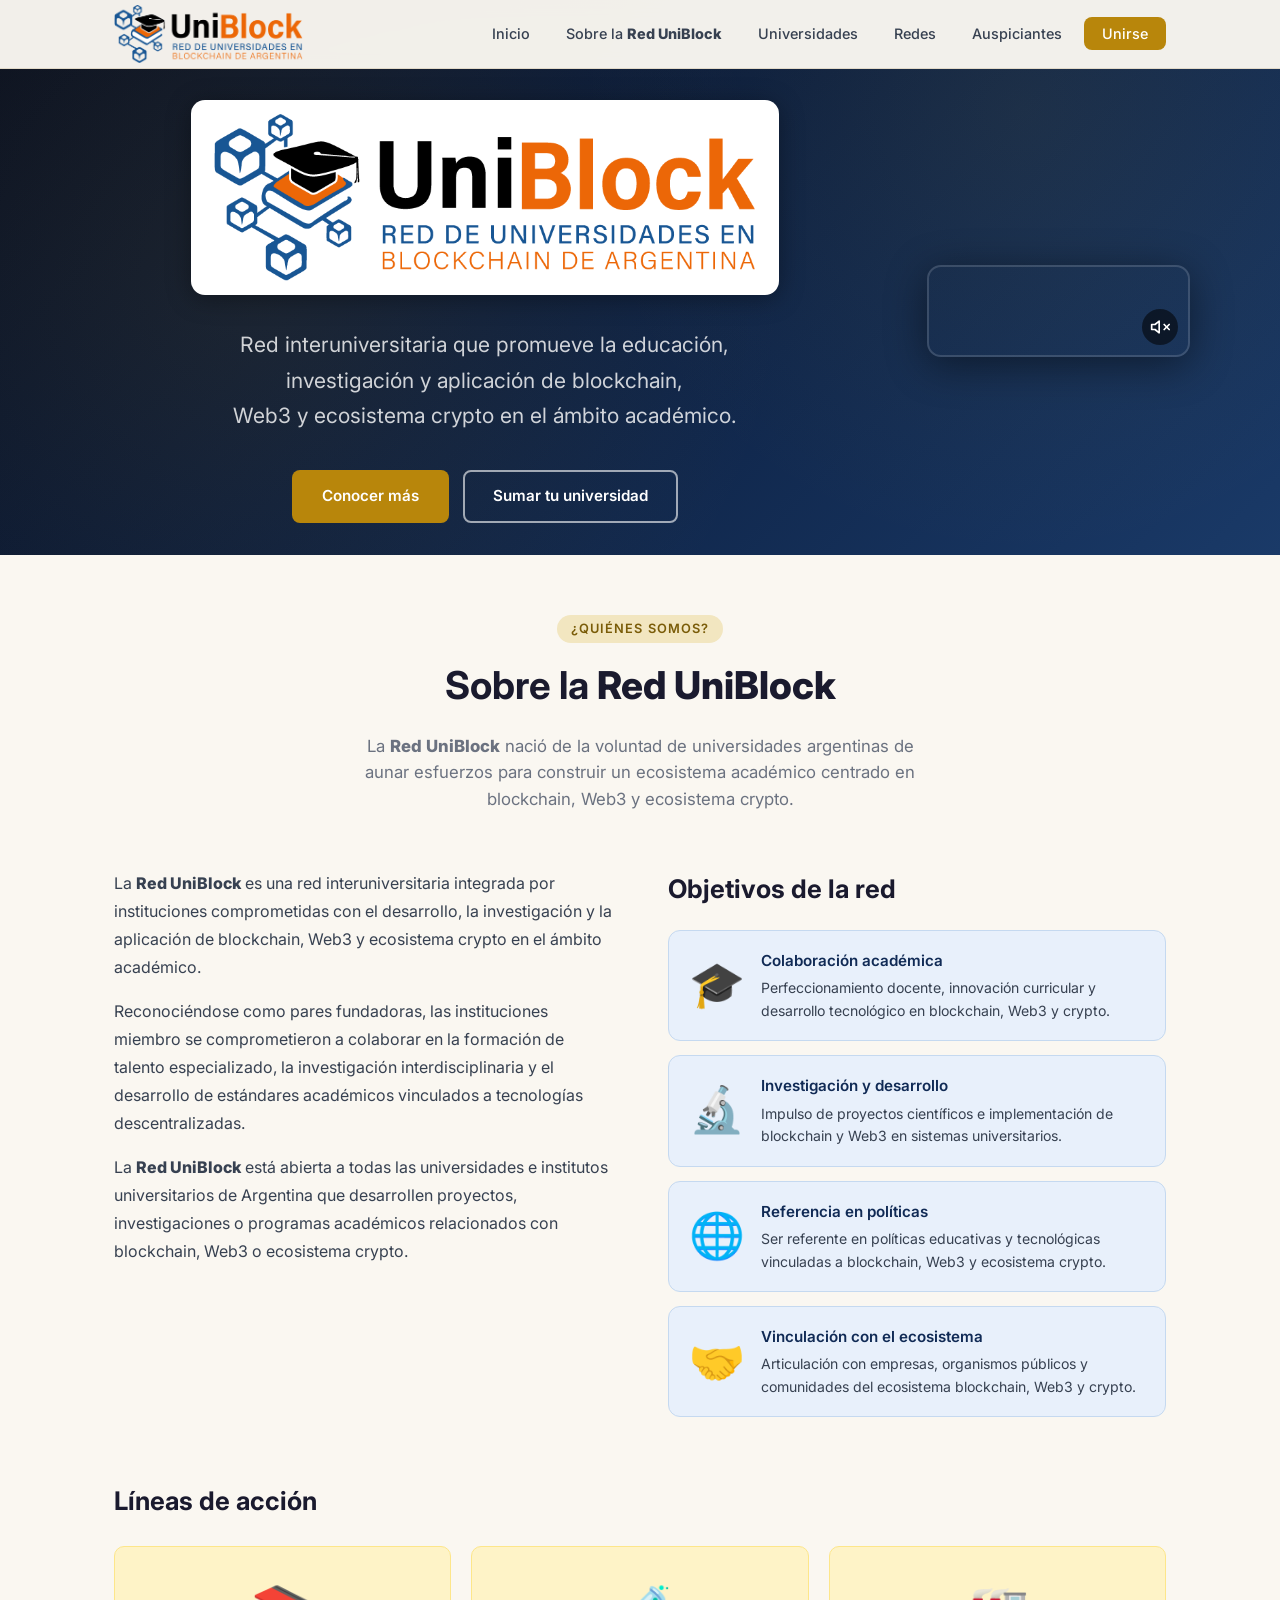
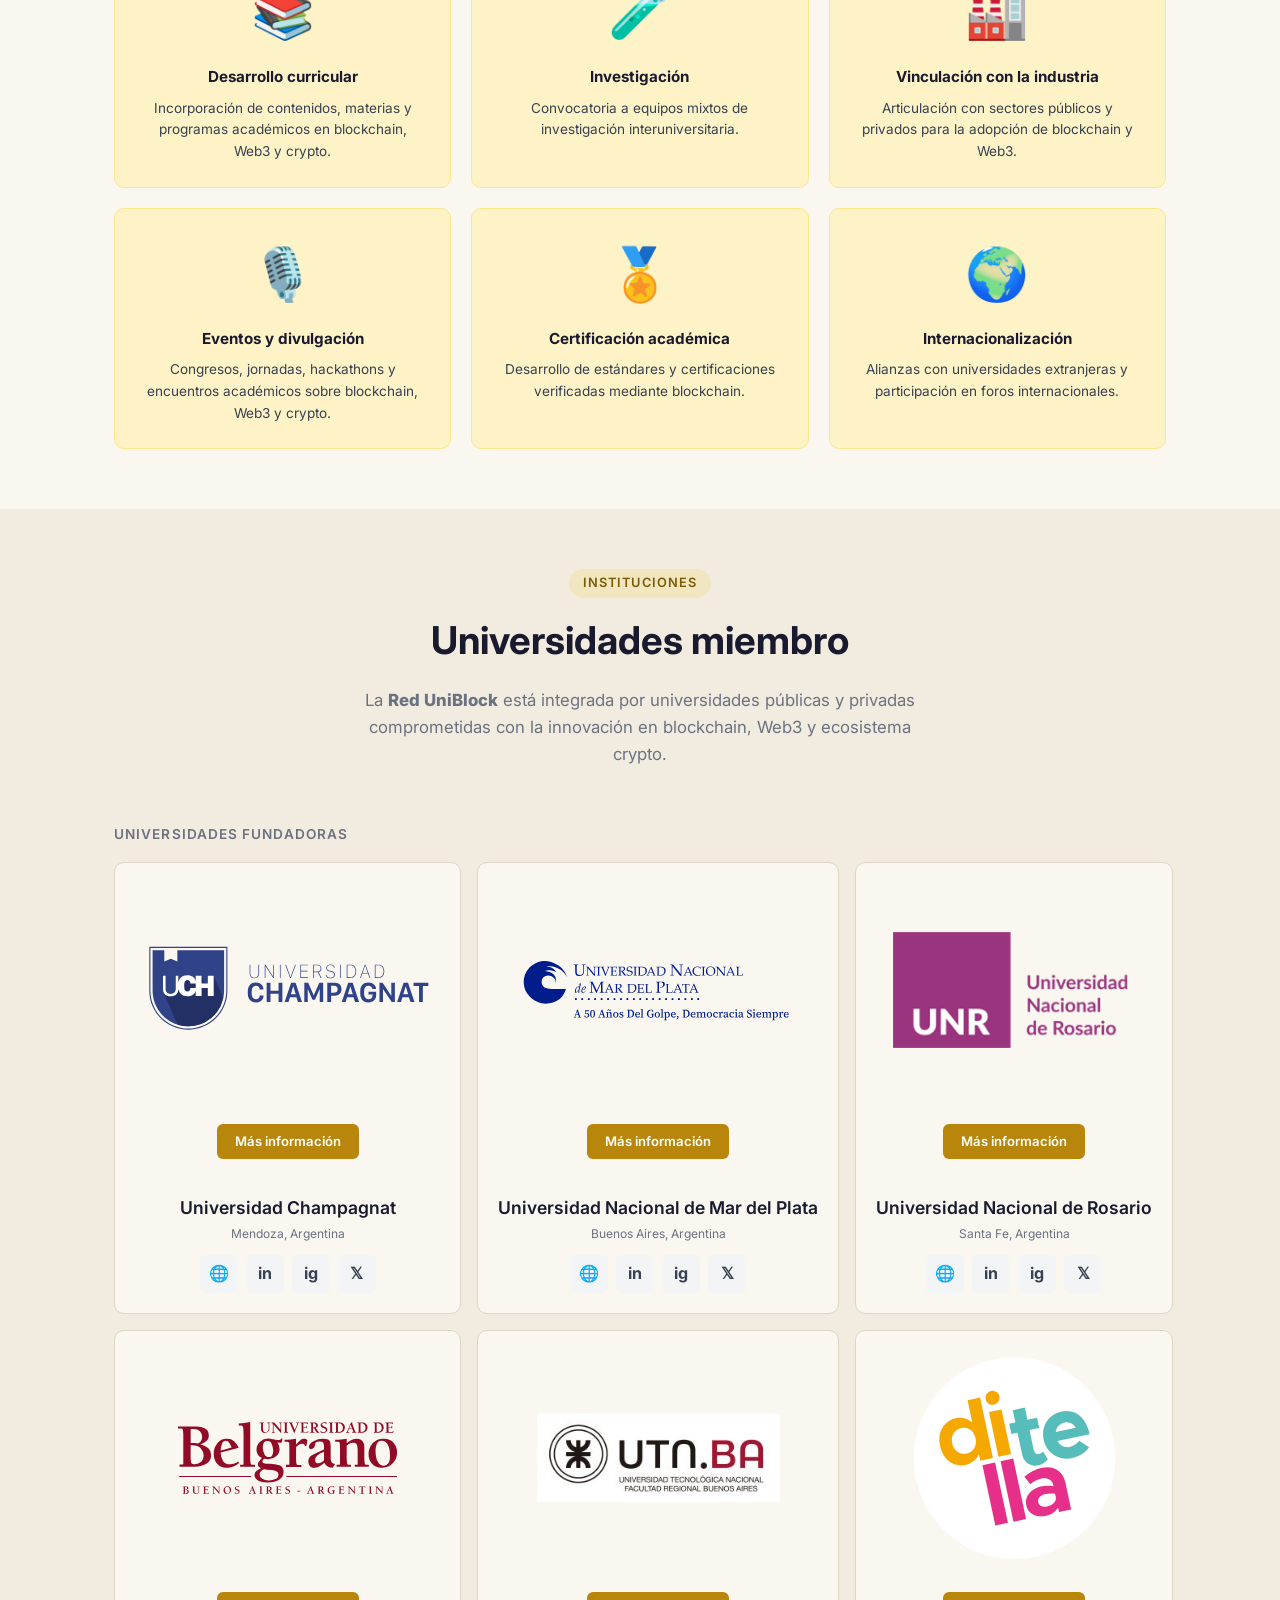
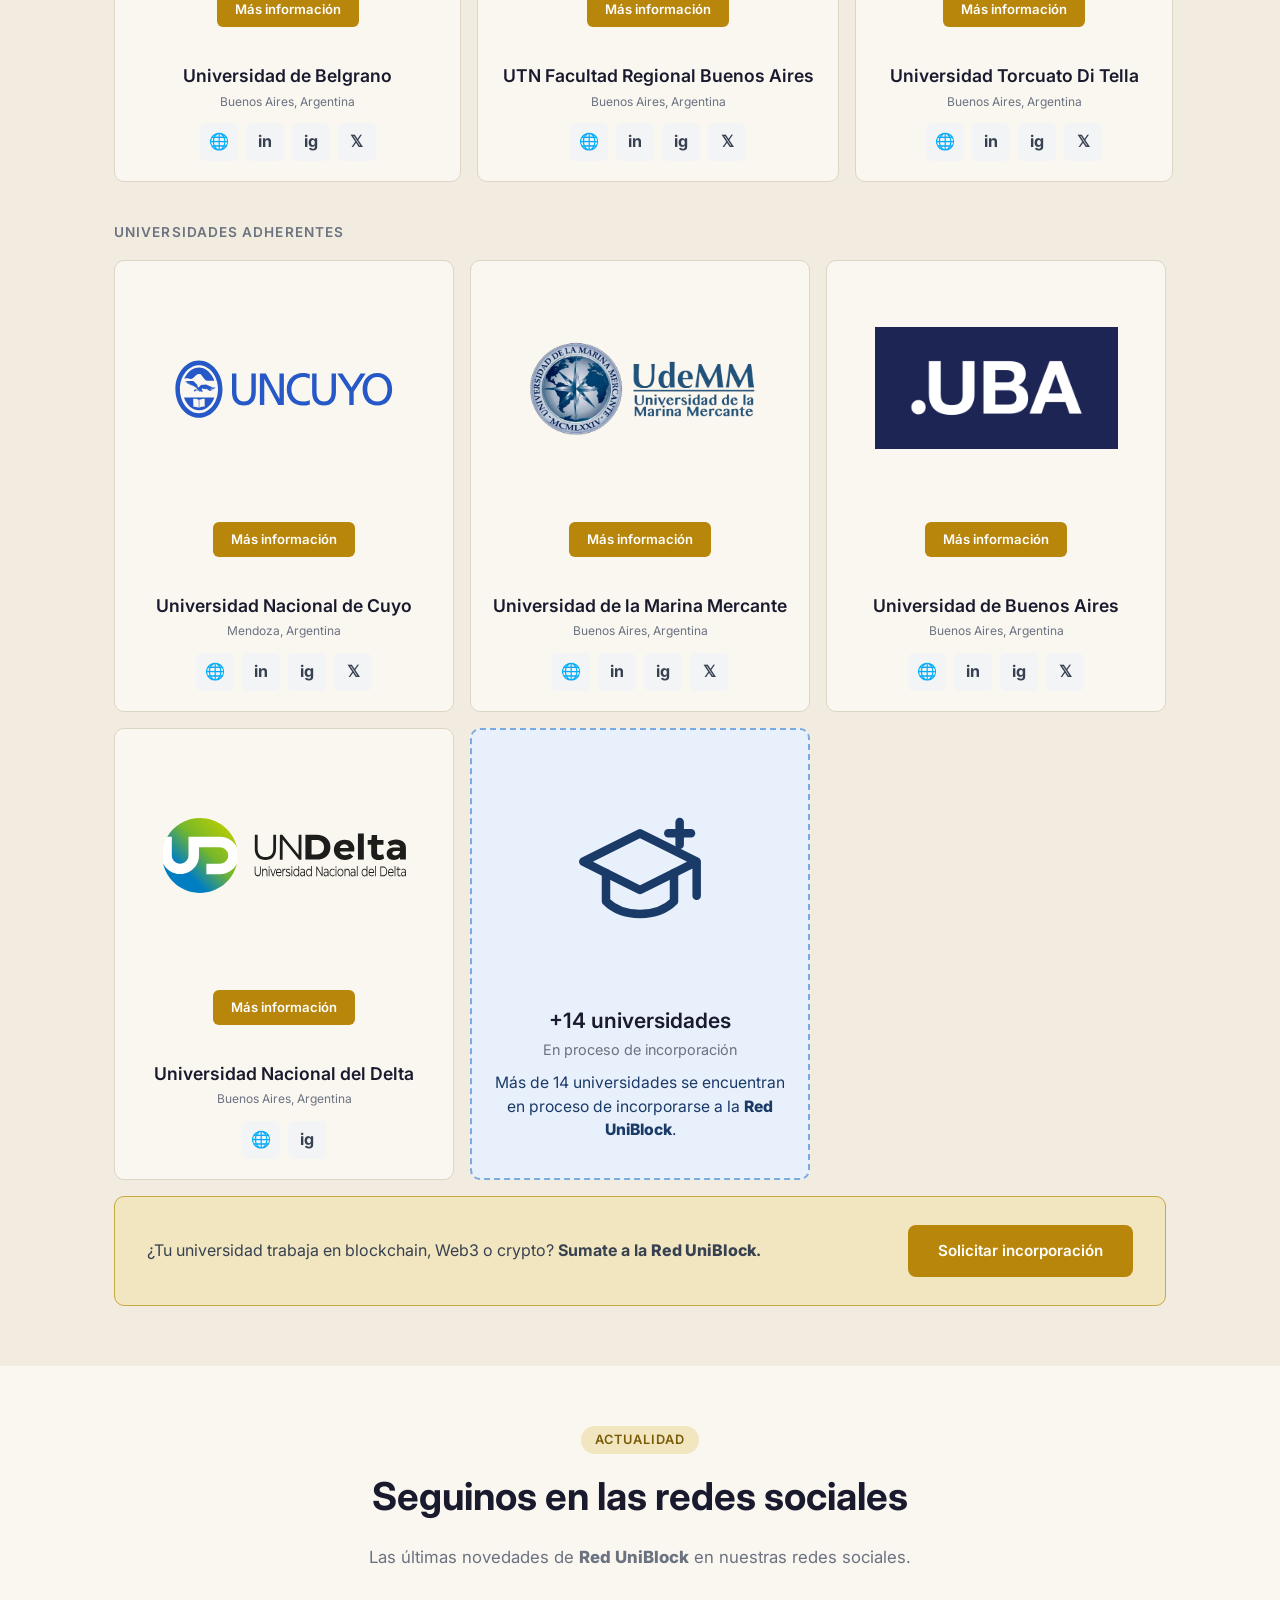
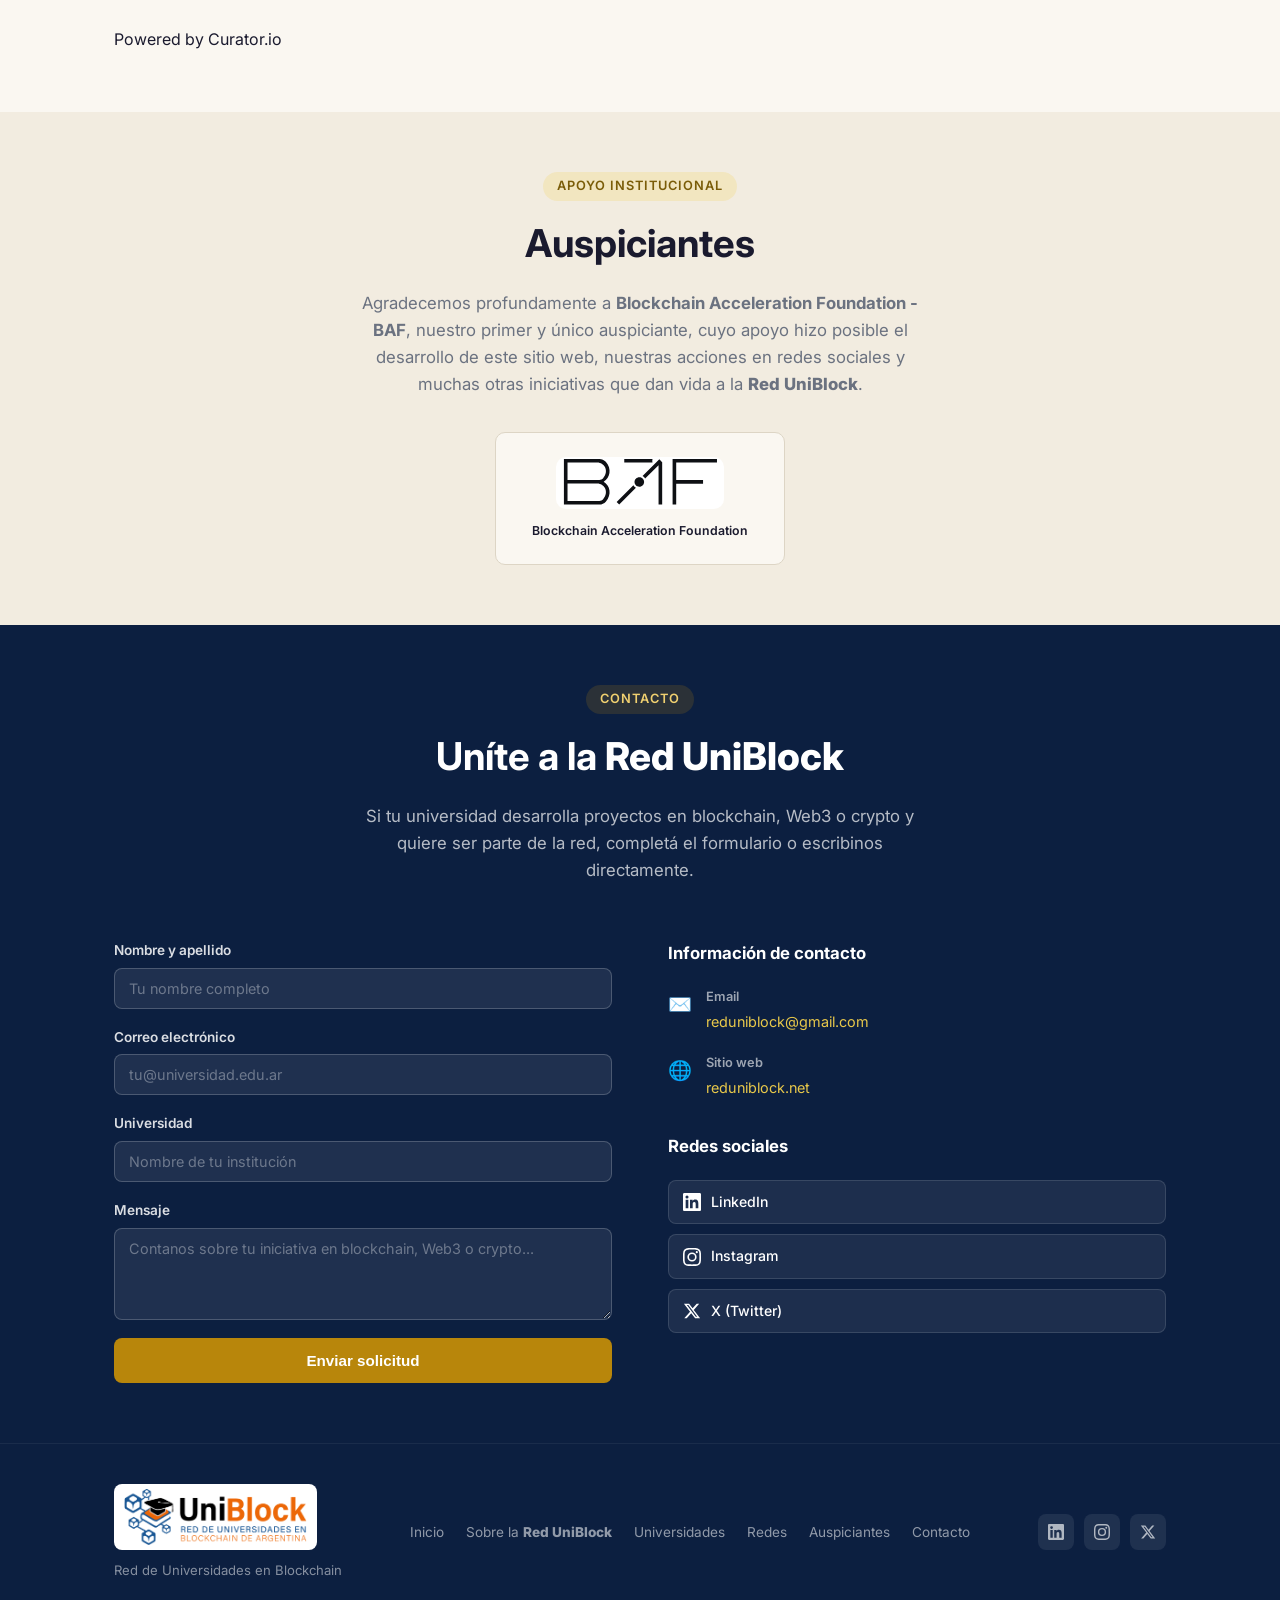
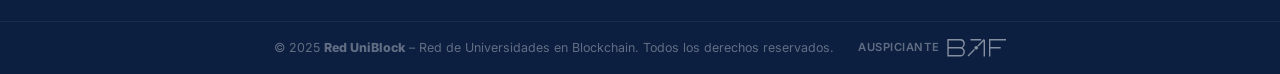
<file: index.html>
<!DOCTYPE html>
<html lang="es">
<head>
  <meta charset="UTF-8" />
  <meta name="viewport" content="width=device-width, initial-scale=1.0" />
  <title>Red UniBlock – Red de Universidades en Blockchain</title>
  <link rel="preconnect" href="https://fonts.googleapis.com" />
  <link rel="preconnect" href="https://fonts.gstatic.com" crossorigin />
  <link href="https://fonts.googleapis.com/css2?family=Inter:wght@300;400;500;600;700&display=swap" rel="stylesheet" />
  <link rel="stylesheet" href="style.css" />
</head>
<body>

  <!-- NAVBAR -->
  <nav class="navbar" id="navbar">
    <div class="container nav-inner">
      <a href="#inicio" class="nav-logo">
        <img src="logo.png" alt="Uniblock" id="logo-img" />
      </a>
      <button class="nav-toggle" id="nav-toggle" aria-label="Menú">
        <span></span><span></span><span></span>
      </button>
      <ul class="nav-links" id="nav-links">
        <li><a href="#inicio">Inicio</a></li>
        <li><a href="#sobre">Sobre la <span class="brand-uni">Red Uni</span><span class="brand-block">Block</span></a></li>
        <li><a href="#universidades">Universidades</a></li>
        <li><a href="#noticias">Redes</a></li>
        <li><a href="#auspiciantes">Auspiciantes</a></li>
        <li><a href="#contacto" class="btn-nav">Unirse</a></li>
      </ul>
    </div>
  </nav>

  <!-- HERO -->
  <section class="hero" id="inicio">
    <div class="hero-bg"></div>
    <div class="container hero-content">
      <div class="hero-left">
        <img src="logo.png" alt="Uniblock" class="hero-logo" />
        <p class="hero-sub">
          Red interuniversitaria que promueve la educación,<br />
          investigación y aplicación de blockchain,<br />
          Web3 y ecosistema crypto en el ámbito académico.
        </p>
        <div class="hero-actions">
          <a href="#sobre" class="btn btn-primary">Conocer más</a>
          <a href="#contacto" class="btn btn-outline">Sumar tu universidad</a>
        </div>
      </div>
      <div class="hero-right">
        <div class="hero-video-clip">
          <video class="hero-video" id="hero-video" autoplay loop muted playsinline preload="auto">
            <source src="Video_RedUniBlock1.mp4" type="video/mp4" />
          </video>
          <button class="video-mute-btn" id="video-mute-btn" aria-label="Activar sonido">
            <svg id="icon-muted" viewBox="0 0 24 24" fill="none" stroke="currentColor" stroke-width="2" stroke-linecap="round" stroke-linejoin="round" width="20" height="20">
              <polygon points="11 5 6 9 2 9 2 15 6 15 11 19 11 5"/>
              <line x1="23" y1="9" x2="17" y2="15"/><line x1="17" y1="9" x2="23" y2="15"/>
            </svg>
            <svg id="icon-sound" viewBox="0 0 24 24" fill="none" stroke="currentColor" stroke-width="2" stroke-linecap="round" stroke-linejoin="round" width="20" height="20" style="display:none">
              <polygon points="11 5 6 9 2 9 2 15 6 15 11 19 11 5"/>
              <path d="M15.54 8.46a5 5 0 0 1 0 7.07"/><path d="M19.07 4.93a10 10 0 0 1 0 14.14"/>
            </svg>
          </button>
        </div>
      </div>
    </div>
  </section>

  <!-- SOBRE UNIBLOCK -->
  <section class="section section-light" id="sobre">
    <div class="container">
      <div class="section-header">
        <span class="section-tag">¿Quiénes somos?</span>
        <h2>Sobre la <span class="brand-uni">Red Uni</span><span class="brand-block">Block</span></h2>
        <p class="section-desc">
          La <span class="brand-uni">Red Uni</span><span class="brand-block">Block</span> nació de la voluntad de universidades argentinas de aunar esfuerzos para construir
          un ecosistema académico centrado en blockchain, Web3 y ecosistema crypto.
        </p>
      </div>

      <div class="about-grid">
        <div class="about-text">
          <p>
            La <span class="brand-uni">Red Uni</span><span class="brand-block">Block</span> es una red interuniversitaria integrada por instituciones comprometidas
            con el desarrollo, la investigación y la aplicación de blockchain, Web3 y ecosistema crypto
            en el ámbito académico.
          </p>
          <p>
            Reconociéndose como pares fundadoras, las instituciones miembro se comprometieron
            a colaborar en la formación de talento especializado, la investigación
            interdisciplinaria y el desarrollo de estándares académicos vinculados a
            tecnologías descentralizadas.
          </p>
          <p>
            La <span class="brand-uni">Red Uni</span><span class="brand-block">Block</span> está abierta a todas las universidades e institutos universitarios de
            Argentina que desarrollen proyectos, investigaciones o programas
            académicos relacionados con blockchain, Web3 o ecosistema crypto.
          </p>
        </div>

        <div class="objectives">
          <h3>Objetivos de la red</h3>
          <ul class="obj-list">
            <li>
              <span class="obj-icon">🎓</span>
              <div>
                <strong>Colaboración académica</strong>
                <p>Perfeccionamiento docente, innovación curricular y desarrollo tecnológico en blockchain, Web3 y crypto.</p>
              </div>
            </li>
            <li>
              <span class="obj-icon">🔬</span>
              <div>
                <strong>Investigación y desarrollo</strong>
                <p>Impulso de proyectos científicos e implementación de blockchain y Web3 en sistemas universitarios.</p>
              </div>
            </li>
            <li>
              <span class="obj-icon">🌐</span>
              <div>
                <strong>Referencia en políticas</strong>
                <p>Ser referente en políticas educativas y tecnológicas vinculadas a blockchain, Web3 y ecosistema crypto.</p>
              </div>
            </li>
            <li>
              <span class="obj-icon">🤝</span>
              <div>
                <strong>Vinculación con el ecosistema</strong>
                <p>Articulación con empresas, organismos públicos y comunidades del ecosistema blockchain, Web3 y crypto.</p>
              </div>
            </li>
          </ul>
        </div>
      </div>

      <h3 class="actions-title">Líneas de acción</h3>
      <div class="actions-grid">
        <div class="action-card">
          <div class="action-icon">📚</div>
          <h4>Desarrollo curricular</h4>
          <p>Incorporación de contenidos, materias y programas académicos en blockchain, Web3 y crypto.</p>
        </div>
        <div class="action-card">
          <div class="action-icon">🧪</div>
          <h4>Investigación</h4>
          <p>Convocatoria a equipos mixtos de investigación interuniversitaria.</p>
        </div>
        <div class="action-card">
          <div class="action-icon">🏭</div>
          <h4>Vinculación con la industria</h4>
          <p>Articulación con sectores públicos y privados para la adopción de blockchain y Web3.</p>
        </div>
        <div class="action-card">
          <div class="action-icon">🎙️</div>
          <h4>Eventos y divulgación</h4>
          <p>Congresos, jornadas, hackathons y encuentros académicos sobre blockchain, Web3 y crypto.</p>
        </div>
        <div class="action-card">
          <div class="action-icon">🏅</div>
          <h4>Certificación académica</h4>
          <p>Desarrollo de estándares y certificaciones verificadas mediante blockchain.</p>
        </div>
        <div class="action-card">
          <div class="action-icon">🌍</div>
          <h4>Internacionalización</h4>
          <p>Alianzas con universidades extranjeras y participación en foros internacionales.</p>
        </div>
      </div>
    </div>
  </section>

  <!-- UNIVERSIDADES MIEMBRO -->
  <section class="section section-gray" id="universidades">
    <div class="container">
      <div class="section-header">
        <span class="section-tag">Instituciones</span>
        <h2>Universidades miembro</h2>
        <p class="section-desc">
          La <span class="brand-uni">Red Uni</span><span class="brand-block">Block</span> está integrada por universidades públicas y privadas comprometidas
          con la innovación en blockchain, Web3 y ecosistema crypto.
        </p>
      </div>

      <h3 class="uni-group-title">Universidades fundadoras</h3>
      <div class="uni-grid">

        <!-- UCH -->
        <div class="uni-card">
          <a href="https://www.uch.edu.ar" target="_blank" rel="noopener" class="uni-logo-wrap uni-size-uch">
            <img src="logos/uch.svg" alt="UCH" class="uni-logo" onerror="this.style.display='none';this.nextElementSibling.style.display='flex'" />
            <div class="uni-logo-placeholder" style="display:none">UCH</div>
          </a>
          <div class="uni-info">
            <a href="universidades/champagnat.html" target="_blank" rel="noopener" class="uni-more-btn">Más información</a>
            <h4>Universidad Champagnat</h4>
            <span class="uni-location">Mendoza, Argentina</span>
            <div class="uni-social">
              <a href="https://www.uch.edu.ar" target="_blank" rel="noopener" title="Sitio web">🌐</a>
              <a href="https://ar.linkedin.com/school/universidad-champagnat/" target="_blank" rel="noopener" title="LinkedIn">in</a>
              <a href="https://www.instagram.com/uchampagnat/" target="_blank" rel="noopener" title="Instagram">ig</a>
              <a href="https://x.com/uchampagnat" target="_blank" rel="noopener" title="X">𝕏</a>
            </div>
          </div>
        </div>

        <!-- UNMDP -->
        <div class="uni-card">
          <a href="https://www.mdp.edu.ar" target="_blank" rel="noopener" class="uni-logo-wrap uni-size-unmdp">
            <img src="logos/unmdp.svg" alt="UNMDP" class="uni-logo" onerror="this.style.display='none';this.nextElementSibling.style.display='flex'" />
            <div class="uni-logo-placeholder" style="display:none">UNMDP</div>
          </a>
          <div class="uni-info">
            <a href="https://www.mdp.edu.ar" target="_blank" rel="noopener" class="uni-more-btn">Más información</a>
            <h4>Universidad Nacional de Mar del Plata</h4>
            <span class="uni-location">Buenos Aires, Argentina</span>
            <div class="uni-social">
              <a href="https://www.mdp.edu.ar" target="_blank" rel="noopener" title="Sitio web">🌐</a>
              <a href="https://www.linkedin.com/school/universidad-nacional-de-mar-del-plata/" target="_blank" rel="noopener" title="LinkedIn">in</a>
              <a href="https://www.instagram.com/unmdp_oficial/" target="_blank" rel="noopener" title="Instagram">ig</a>
              <a href="https://x.com/unmdp" target="_blank" rel="noopener" title="X">𝕏</a>
            </div>
          </div>
        </div>

        <!-- UNR -->
        <div class="uni-card">
          <a href="https://www.unr.edu.ar" target="_blank" rel="noopener" class="uni-logo-wrap">
            <img src="logos/unr.png" alt="UNR" class="uni-logo" onerror="this.style.display='none';this.nextElementSibling.style.display='flex'" />
            <div class="uni-logo-placeholder" style="display:none">UNR</div>
          </a>
          <div class="uni-info">
            <a href="https://www.unr.edu.ar" target="_blank" rel="noopener" class="uni-more-btn">Más información</a>
            <h4>Universidad Nacional de Rosario</h4>
            <span class="uni-location">Santa Fe, Argentina</span>
            <div class="uni-social">
              <a href="https://www.unr.edu.ar" target="_blank" rel="noopener" title="Sitio web">🌐</a>
              <a href="https://www.linkedin.com/school/universidad-nacional-de-rosario/" target="_blank" rel="noopener" title="LinkedIn">in</a>
              <a href="https://www.instagram.com/unroficial/" target="_blank" rel="noopener" title="Instagram">ig</a>
              <a href="https://x.com/UNRoficial" target="_blank" rel="noopener" title="X">𝕏</a>
            </div>
          </div>
        </div>

        <!-- UB -->
        <div class="uni-card">
          <a href="https://www.ub.edu.ar" target="_blank" rel="noopener" class="uni-logo-wrap uni-size-ub">
            <img src="logos/ub.svg" alt="UB" class="uni-logo" onerror="this.style.display='none';this.nextElementSibling.style.display='flex'" />
            <div class="uni-logo-placeholder" style="display:none">UB</div>
          </a>
          <div class="uni-info">
            <a href="https://www.ub.edu.ar" target="_blank" rel="noopener" class="uni-more-btn">Más información</a>
            <h4>Universidad de Belgrano</h4>
            <span class="uni-location">Buenos Aires, Argentina</span>
            <div class="uni-social">
              <a href="https://www.ub.edu.ar" target="_blank" rel="noopener" title="Sitio web">🌐</a>
              <a href="https://www.linkedin.com/school/universidad-de-belgrano/" target="_blank" rel="noopener" title="LinkedIn">in</a>
              <a href="https://www.instagram.com/universidadbelgrano/" target="_blank" rel="noopener" title="Instagram">ig</a>
              <a href="https://x.com/ubeduar" target="_blank" rel="noopener" title="X">𝕏</a>
            </div>
          </div>
        </div>

        <!-- UTN.BA -->
        <div class="uni-card">
          <a href="https://www.frba.utn.edu.ar" target="_blank" rel="noopener" class="uni-logo-wrap">
            <img src="logos/utn.jpg" alt="UTN.BA" class="uni-logo" onerror="this.style.display='none';this.nextElementSibling.style.display='flex'" />
            <div class="uni-logo-placeholder" style="display:none">UTN.BA</div>
          </a>
          <div class="uni-info">
            <a href="https://www.frba.utn.edu.ar" target="_blank" rel="noopener" class="uni-more-btn">Más información</a>
            <h4>UTN Facultad Regional Buenos Aires</h4>
            <span class="uni-location">Buenos Aires, Argentina</span>
            <div class="uni-social">
              <a href="https://www.frba.utn.edu.ar" target="_blank" rel="noopener" title="Sitio web">🌐</a>
              <a href="https://ar.linkedin.com/company/utn--regional-ba" target="_blank" rel="noopener" title="LinkedIn">in</a>
              <a href="https://www.instagram.com/utnba.ok/" target="_blank" rel="noopener" title="Instagram">ig</a>
              <a href="https://x.com/frbautn" target="_blank" rel="noopener" title="X">𝕏</a>
            </div>
          </div>
        </div>

        <!-- UTDT -->
        <div class="uni-card">
          <a href="https://www.utdt.edu" target="_blank" rel="noopener" class="uni-logo-wrap uni-size-utdt">
            <img src="logos/utdt.svg" alt="UTDT" class="uni-logo" onerror="this.style.display='none';this.nextElementSibling.style.display='flex'" />
            <div class="uni-logo-placeholder" style="display:none">UTDT</div>
          </a>
          <div class="uni-info">
            <a href="https://www.utdt.edu" target="_blank" rel="noopener" class="uni-more-btn">Más información</a>
            <h4>Universidad Torcuato Di Tella</h4>
            <span class="uni-location">Buenos Aires, Argentina</span>
            <div class="uni-social">
              <a href="https://www.utdt.edu" target="_blank" rel="noopener" title="Sitio web">🌐</a>
              <a href="https://www.linkedin.com/school/universidad-torcuato-di-tella/" target="_blank" rel="noopener" title="LinkedIn">in</a>
              <a href="https://www.instagram.com/univditella/" target="_blank" rel="noopener" title="Instagram">ig</a>
              <a href="https://x.com/utditella" target="_blank" rel="noopener" title="X">𝕏</a>
            </div>
          </div>
        </div>

      </div>

      <h3 class="uni-group-title">Universidades adherentes</h3>
      <div class="uni-grid uni-grid-small">

        <!-- UNCuyo -->
        <div class="uni-card">
          <a href="https://www.uncuyo.edu.ar" target="_blank" rel="noopener" class="uni-logo-wrap">
            <img src="logos/uncuyo.svg" alt="UNCuyo" class="uni-logo" onerror="this.style.display='none';this.nextElementSibling.style.display='flex'" />
            <div class="uni-logo-placeholder" style="display:none">UNCuyo</div>
          </a>
          <div class="uni-info">
            <a href="https://www.uncuyo.edu.ar" target="_blank" rel="noopener" class="uni-more-btn">Más información</a>
            <h4>Universidad Nacional de Cuyo</h4>
            <span class="uni-location">Mendoza, Argentina</span>
            <div class="uni-social">
              <a href="https://www.uncuyo.edu.ar" target="_blank" rel="noopener" title="Sitio web">🌐</a>
              <a href="https://ar.linkedin.com/school/uncuyo/" target="_blank" rel="noopener" title="LinkedIn">in</a>
              <a href="https://www.instagram.com/uncuyo/" target="_blank" rel="noopener" title="Instagram">ig</a>
              <a href="https://x.com/UNCUYO" target="_blank" rel="noopener" title="X">𝕏</a>
            </div>
          </div>
        </div>

        <!-- UdeMM -->
        <div class="uni-card">
          <a href="https://www.udemm.edu.ar" target="_blank" rel="noopener" class="uni-logo-wrap">
            <img src="logos/udemm.png" alt="UdeMM" class="uni-logo" onerror="this.style.display='none';this.nextElementSibling.style.display='flex'" />
            <div class="uni-logo-placeholder" style="display:none">UdeMM</div>
          </a>
          <div class="uni-info">
            <a href="https://www.udemm.edu.ar" target="_blank" rel="noopener" class="uni-more-btn">Más información</a>
            <h4>Universidad de la Marina Mercante</h4>
            <span class="uni-location">Buenos Aires, Argentina</span>
            <div class="uni-social">
              <a href="https://www.udemm.edu.ar" target="_blank" rel="noopener" title="Sitio web">🌐</a>
              <a href="https://ar.linkedin.com/school/universidad-de-la-marina-mercante/" target="_blank" rel="noopener" title="LinkedIn">in</a>
              <a href="https://www.instagram.com/udemmuniversidad/" target="_blank" rel="noopener" title="Instagram">ig</a>
              <a href="https://x.com/UdeMMoficial" target="_blank" rel="noopener" title="X">𝕏</a>
            </div>
          </div>
        </div>

        <!-- UBA -->
        <div class="uni-card">
          <a href="https://www.uba.ar" target="_blank" rel="noopener" class="uni-logo-wrap">
            <img src="logos/uba.png" alt="UBA" class="uni-logo" onerror="this.style.display='none';this.nextElementSibling.style.display='flex'" />
            <div class="uni-logo-placeholder" style="display:none">UBA</div>
          </a>
          <div class="uni-info">
            <a href="https://www.uba.ar" target="_blank" rel="noopener" class="uni-more-btn">Más información</a>
            <h4>Universidad de Buenos Aires</h4>
            <span class="uni-location">Buenos Aires, Argentina</span>
            <div class="uni-social">
              <a href="https://www.uba.ar" target="_blank" rel="noopener" title="Sitio web">🌐</a>
              <a href="https://www.linkedin.com/school/universidad-de-buenos-aires/" target="_blank" rel="noopener" title="LinkedIn">in</a>
              <a href="https://www.instagram.com/uba_ar/" target="_blank" rel="noopener" title="Instagram">ig</a>
              <a href="https://x.com/UBARectorado" target="_blank" rel="noopener" title="X">𝕏</a>
            </div>
          </div>
        </div>

        <!-- UNDelta -->
        <div class="uni-card">
          <a href="https://undelta.edu.ar" target="_blank" rel="noopener" class="uni-logo-wrap">
            <img src="logos/undelta.svg" alt="UNDelta" class="uni-logo" onerror="this.style.display='none';this.nextElementSibling.style.display='flex'" />
            <div class="uni-logo-placeholder" style="display:none">UNDelta</div>
          </a>
          <div class="uni-info">
            <a href="https://undelta.edu.ar" target="_blank" rel="noopener" class="uni-more-btn">Más información</a>
            <h4>Universidad Nacional del Delta</h4>
            <span class="uni-location">Buenos Aires, Argentina</span>
            <div class="uni-social">
              <a href="https://undelta.edu.ar" target="_blank" rel="noopener" title="Sitio web">🌐</a>
              <a href="https://www.instagram.com/universidaddelta" target="_blank" rel="noopener" title="Instagram">ig</a>
            </div>
          </div>
        </div>

        <!-- En proceso -->
        <div class="uni-card uni-card-pending">
          <div class="uni-logo-wrap">
            <div class="pending-icon">
              <svg xmlns="http://www.w3.org/2000/svg" viewBox="0 0 24 24" fill="none" stroke="#1a3a68" stroke-width="1.5" stroke-linecap="round" stroke-linejoin="round" width="136" height="136">
                <path d="M22 10v6M2 10l10-5 10 5-10 5z"/>
                <path d="M6 12v5c3 3 9 3 12 0v-5"/>
                <line x1="19" y1="3" x2="19" y2="7"/>
                <line x1="17" y1="5" x2="21" y2="5"/>
              </svg>
            </div>
          </div>
          <div class="uni-info">
            <h4>+14 universidades</h4>
            <span class="uni-location">En proceso de incorporación</span>
            <p class="pending-text">Más de 14 universidades se encuentran en proceso de incorporarse a la <span class="brand-uni">Red Uni</span><span class="brand-block">Block</span>.</p>
          </div>
        </div>

      </div>

      <div class="join-banner">
        <p>¿Tu universidad trabaja en blockchain, Web3 o crypto? <strong>Sumate a la <span class="brand-uni">Red Uni</span><span class="brand-block">Block</span>.</strong></p>
        <a href="#contacto" class="btn btn-primary">Solicitar incorporación</a>
      </div>
    </div>
  </section>

  <!-- REDES SOCIALES / NOTICIAS -->
  <section class="section section-light" id="noticias">
    <div class="container">
      <div class="section-header">
        <span class="section-tag">Actualidad</span>
        <h2>Seguinos en las redes sociales</h2>
        <p class="section-desc">Las últimas novedades de <span class="brand-uni">Red Uni</span><span class="brand-block">Block</span> en nuestras redes sociales.</p>
      </div>

      <div id="curator-feed-default-feed-layout"><a href="https://curator.io" target="_blank" class="crt-logo crt-tag">Powered by Curator.io</a></div>
      <script type="text/javascript">
        (function(){
          var i,e,d=document,s="script";i=d.createElement("script");i.async=1;i.charset="UTF-8";
          i.src="https://cdn.curator.io/published/241f8bbe-fd75-4a18-b93a-fa1b73fcbda5.js";
          e=d.getElementsByTagName(s)[0];e.parentNode.insertBefore(i, e);
        })();
      </script>
    </div>
  </section>

  <!-- AUSPICIANTES -->
  <section class="section section-gray sponsors-section" id="auspiciantes">
    <div class="container">
      <div class="section-header">
        <span class="section-tag">Apoyo institucional</span>
        <h2>Auspiciantes</h2>
        <p class="section-desc">Agradecemos profundamente a <strong>Blockchain Acceleration Foundation - BAF</strong>, nuestro primer y único auspiciante, cuyo apoyo hizo posible el desarrollo de este sitio web, nuestras acciones en redes sociales y muchas otras iniciativas que dan vida a la <span class="brand-uni">Red Uni</span><span class="brand-block">Block</span>.</p>
      </div>
      <div class="sponsors-grid">
        <a href="https://www.blockchainacceleration.org/" target="_blank" rel="noopener" class="sponsor-card">
          <div class="sponsor-logo-wrap">
            <img src="logos/baf.svg" alt="BAF" class="sponsor-logo" onerror="this.style.display='none';this.nextElementSibling.style.display='flex'" />
            <div class="sponsor-placeholder" style="display:none">BAF</div>
          </div>
          <span class="sponsor-name">Blockchain Acceleration Foundation</span>
        </a>
      </div>
    </div>
  </section>

  <!-- CONTACTO -->
  <section class="section section-dark" id="contacto">
    <div class="container">
      <div class="section-header section-header-light">
        <span class="section-tag tag-light">Contacto</span>
        <h2>Uníte a la <span class="brand-uni">Red Uni</span><span class="brand-block">Block</span></h2>
        <p class="section-desc">
          Si tu universidad desarrolla proyectos en blockchain, Web3 o crypto y quiere ser parte de la red,
          completá el formulario o escribinos directamente.
        </p>
      </div>

      <div class="contact-grid">
        <form class="contact-form" id="contact-form">
          <div class="form-group">
            <label for="nombre">Nombre y apellido</label>
            <input type="text" id="nombre" name="nombre" placeholder="Tu nombre completo" required />
          </div>
          <div class="form-group">
            <label for="email">Correo electrónico</label>
            <input type="email" id="email" name="email" placeholder="tu@universidad.edu.ar" required />
          </div>
          <div class="form-group">
            <label for="universidad">Universidad</label>
            <input type="text" id="universidad" name="universidad" placeholder="Nombre de tu institución" required />
          </div>
          <div class="form-group">
            <label for="mensaje">Mensaje</label>
            <textarea id="mensaje" name="mensaje" rows="4" placeholder="Contanos sobre tu iniciativa en blockchain, Web3 o crypto..."></textarea>
          </div>
          <button type="submit" class="btn btn-primary btn-full">Enviar solicitud</button>
        </form>

        <div class="contact-info">
          <h3>Información de contacto</h3>
          <div class="contact-item">
            <span class="contact-icon">✉️</span>
            <div>
              <strong>Email</strong>
              <a href="mailto:reduniblock@gmail.com">reduniblock@gmail.com</a>
            </div>
          </div>
          <div class="contact-item">
            <span class="contact-icon">🌐</span>
            <div>
              <strong>Sitio web</strong>
              <a href="https://reduniblock.net">reduniblock.net</a>
            </div>
          </div>

          <h3 class="mt-32">Redes sociales</h3>
          <div class="social-links">
            <a href="https://www.linkedin.com/company/reduniblock" target="_blank" rel="noopener" class="social-btn">
              <svg viewBox="0 0 24 24" fill="currentColor"><path d="M20.447 20.452h-3.554v-5.569c0-1.328-.027-3.037-1.852-3.037-1.853 0-2.136 1.445-2.136 2.939v5.667H9.351V9h3.414v1.561h.046c.477-.9 1.637-1.85 3.37-1.85 3.601 0 4.267 2.37 4.267 5.455v6.286zM5.337 7.433a2.062 2.062 0 01-2.063-2.065 2.064 2.064 0 112.063 2.065zm1.782 13.019H3.555V9h3.564v11.452zM22.225 0H1.771C.792 0 0 .774 0 1.729v20.542C0 23.227.792 24 1.771 24h20.451C23.2 24 24 23.227 24 22.271V1.729C24 .774 23.2 0 22.222 0h.003z"/></svg>
              LinkedIn
            </a>
            <a href="https://www.instagram.com/reduniblock/" target="_blank" rel="noopener" class="social-btn">
              <svg viewBox="0 0 24 24" fill="currentColor"><path d="M12 2.163c3.204 0 3.584.012 4.85.07 3.252.148 4.771 1.691 4.919 4.919.058 1.265.069 1.645.069 4.849 0 3.205-.012 3.584-.069 4.849-.149 3.225-1.664 4.771-4.919 4.919-1.266.058-1.644.07-4.85.07-3.204 0-3.584-.012-4.849-.07-3.26-.149-4.771-1.699-4.919-4.92-.058-1.265-.07-1.644-.07-4.849 0-3.204.013-3.583.07-4.849.149-3.227 1.664-4.771 4.919-4.919 1.266-.057 1.645-.069 4.849-.069zM12 0C8.741 0 8.333.014 7.053.072 2.695.272.273 2.69.073 7.052.014 8.333 0 8.741 0 12c0 3.259.014 3.668.072 4.948.2 4.358 2.618 6.78 6.98 6.98C8.333 23.986 8.741 24 12 24c3.259 0 3.668-.014 4.948-.072 4.354-.2 6.782-2.618 6.979-6.98.059-1.28.073-1.689.073-4.948 0-3.259-.014-3.667-.072-4.947-.196-4.354-2.617-6.78-6.979-6.98C15.668.014 15.259 0 12 0zm0 5.838a6.162 6.162 0 100 12.324 6.162 6.162 0 000-12.324zM12 16a4 4 0 110-8 4 4 0 010 8zm6.406-11.845a1.44 1.44 0 100 2.881 1.44 1.44 0 000-2.881z"/></svg>
              Instagram
            </a>
            <a href="https://x.com/reduniblock" target="_blank" rel="noopener" class="social-btn">
              <svg viewBox="0 0 24 24" fill="currentColor"><path d="M18.244 2.25h3.308l-7.227 8.26 8.502 11.24H16.17l-5.214-6.817L4.99 21.75H1.68l7.73-8.835L1.254 2.25H8.08l4.713 6.231zm-1.161 17.52h1.833L7.084 4.126H5.117z"/></svg>
              X (Twitter)
            </a>
          </div>
        </div>
      </div>
    </div>
  </section>

  <!-- FOOTER -->
  <footer class="footer">
    <div class="container footer-inner">
      <div class="footer-brand">
        <img src="logo.png" alt="Uniblock" class="footer-logo" />
        <p>Red de Universidades en Blockchain</p>
      </div>
      <div class="footer-links">
        <a href="#inicio">Inicio</a>
        <a href="#sobre">Sobre la <span class="brand-uni">Red Uni</span><span class="brand-block">Block</span></a>
        <a href="#universidades">Universidades</a>
        <a href="#noticias">Redes</a>
        <a href="#auspiciantes">Auspiciantes</a>
        <a href="#contacto">Contacto</a>
      </div>
      <div class="footer-social">
        <a href="https://www.linkedin.com/company/reduniblock" target="_blank" rel="noopener" aria-label="LinkedIn">
          <svg viewBox="0 0 24 24" fill="currentColor"><path d="M20.447 20.452h-3.554v-5.569c0-1.328-.027-3.037-1.852-3.037-1.853 0-2.136 1.445-2.136 2.939v5.667H9.351V9h3.414v1.561h.046c.477-.9 1.637-1.85 3.37-1.85 3.601 0 4.267 2.37 4.267 5.455v6.286zM5.337 7.433a2.062 2.062 0 01-2.063-2.065 2.064 2.064 0 112.063 2.065zm1.782 13.019H3.555V9h3.564v11.452zM22.225 0H1.771C.792 0 0 .774 0 1.729v20.542C0 23.227.792 24 1.771 24h20.451C23.2 24 24 23.227 24 22.271V1.729C24 .774 23.2 0 22.222 0h.003z"/></svg>
        </a>
        <a href="https://www.instagram.com/reduniblock/" target="_blank" rel="noopener" aria-label="Instagram">
          <svg viewBox="0 0 24 24" fill="currentColor"><path d="M12 2.163c3.204 0 3.584.012 4.85.07 3.252.148 4.771 1.691 4.919 4.919.058 1.265.069 1.645.069 4.849 0 3.205-.012 3.584-.069 4.849-.149 3.225-1.664 4.771-4.919 4.919-1.266.058-1.644.07-4.85.07-3.204 0-3.584-.012-4.849-.07-3.26-.149-4.771-1.699-4.919-4.92-.058-1.265-.07-1.644-.07-4.849 0-3.204.013-3.583.07-4.849.149-3.227 1.664-4.771 4.919-4.919 1.266-.057 1.645-.069 4.849-.069zM12 0C8.741 0 8.333.014 7.053.072 2.695.272.273 2.69.073 7.052.014 8.333 0 8.741 0 12c0 3.259.014 3.668.072 4.948.2 4.358 2.618 6.78 6.98 6.98C8.333 23.986 8.741 24 12 24c3.259 0 3.668-.014 4.948-.072 4.354-.2 6.782-2.618 6.979-6.98.059-1.28.073-1.689.073-4.948 0-3.259-.014-3.667-.072-4.947-.196-4.354-2.617-6.78-6.979-6.98C15.668.014 15.259 0 12 0zm0 5.838a6.162 6.162 0 100 12.324 6.162 6.162 0 000-12.324zM12 16a4 4 0 110-8 4 4 0 010 8zm6.406-11.845a1.44 1.44 0 100 2.881 1.44 1.44 0 000-2.881z"/></svg>
        </a>
        <a href="https://x.com/reduniblock" target="_blank" rel="noopener" aria-label="X">
          <svg viewBox="0 0 24 24" fill="currentColor"><path d="M18.244 2.25h3.308l-7.227 8.26 8.502 11.24H16.17l-5.214-6.817L4.99 21.75H1.68l7.73-8.835L1.254 2.25H8.08l4.713 6.231zm-1.161 17.52h1.833L7.084 4.126H5.117z"/></svg>
        </a>
      </div>
    </div>
    <div class="footer-bottom">
      <p>&copy; 2025 <span class="brand-uni">Red Uni</span><span class="brand-block">Block</span> – Red de Universidades en Blockchain. Todos los derechos reservados.</p>
      <a href="https://www.blockchainacceleration.org/" target="_blank" rel="noopener" class="footer-sponsor">
        <span>Auspiciante</span>
        <img src="logos/baf.svg" alt="Blockchain Acceleration Foundation" class="footer-sponsor-logo" />
      </a>
    </div>
  </footer>

  <script src="script.js"></script>
</body>
</html>
</file>
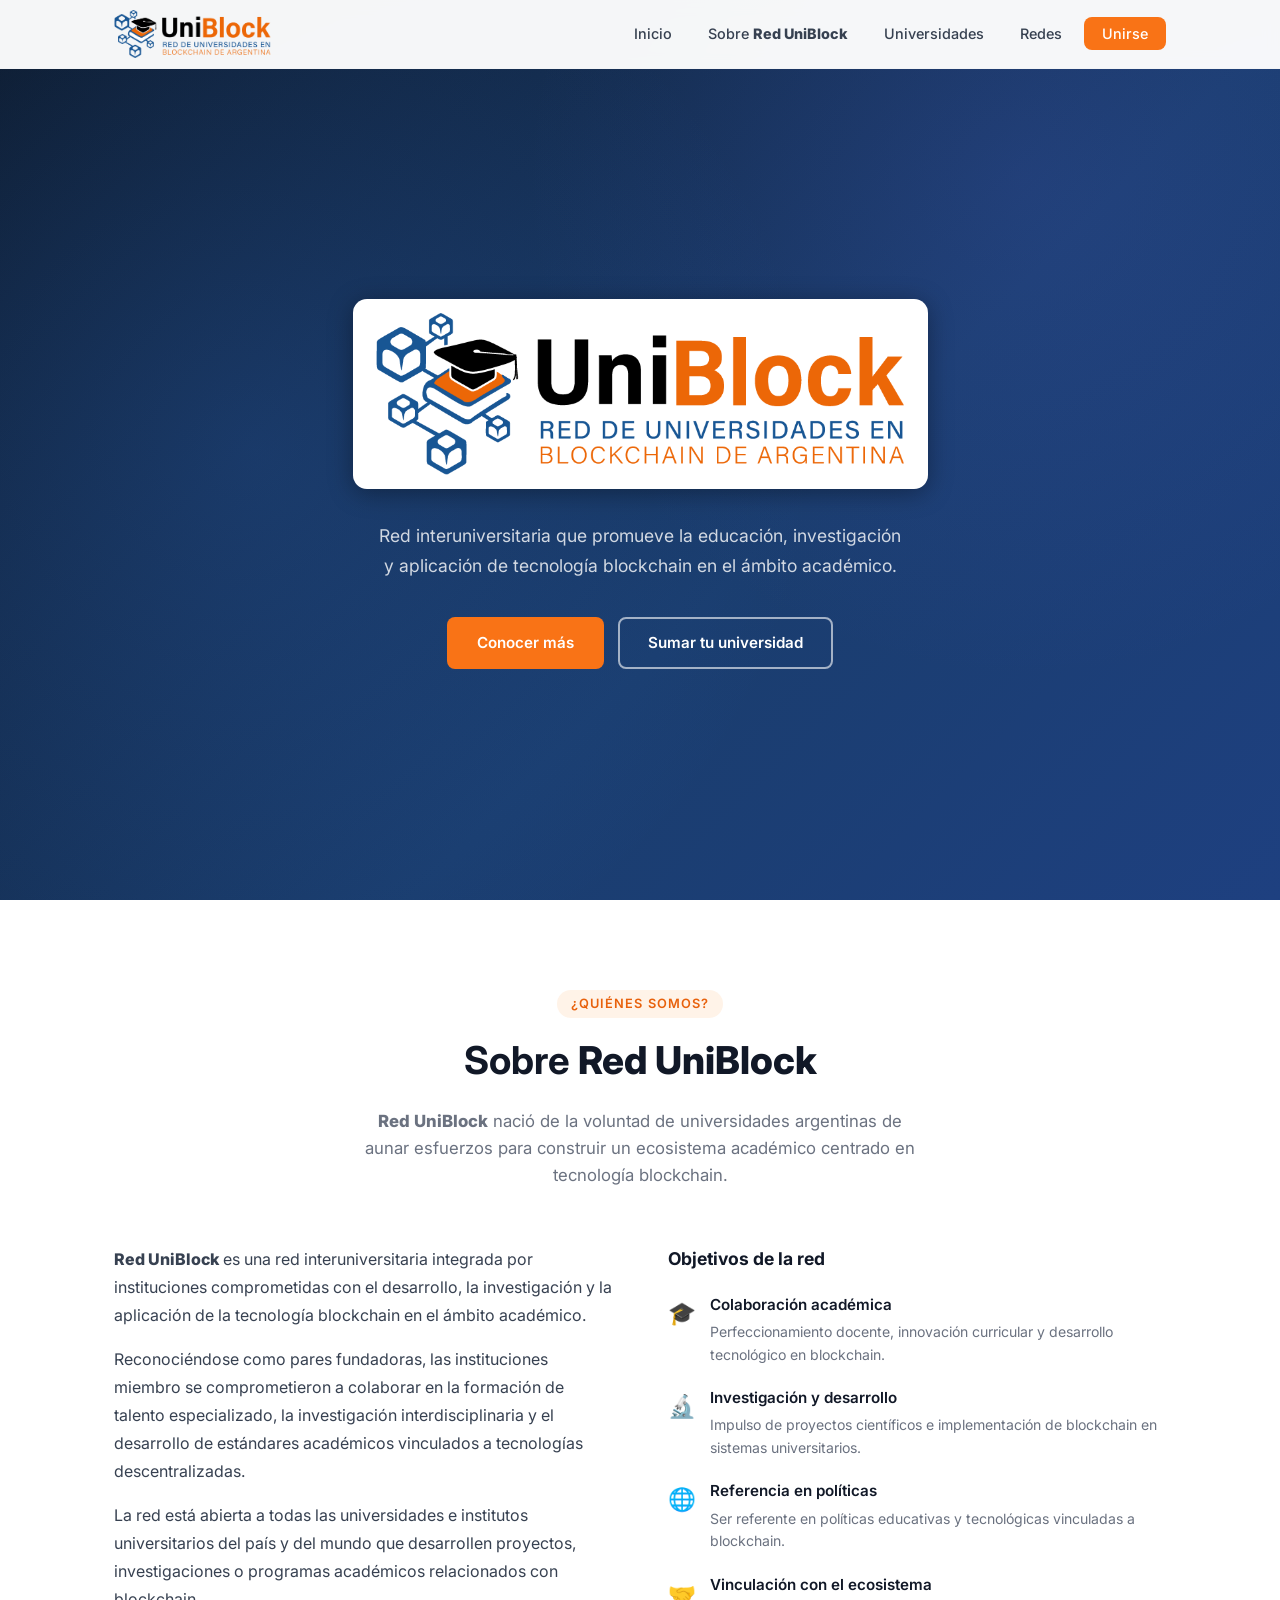
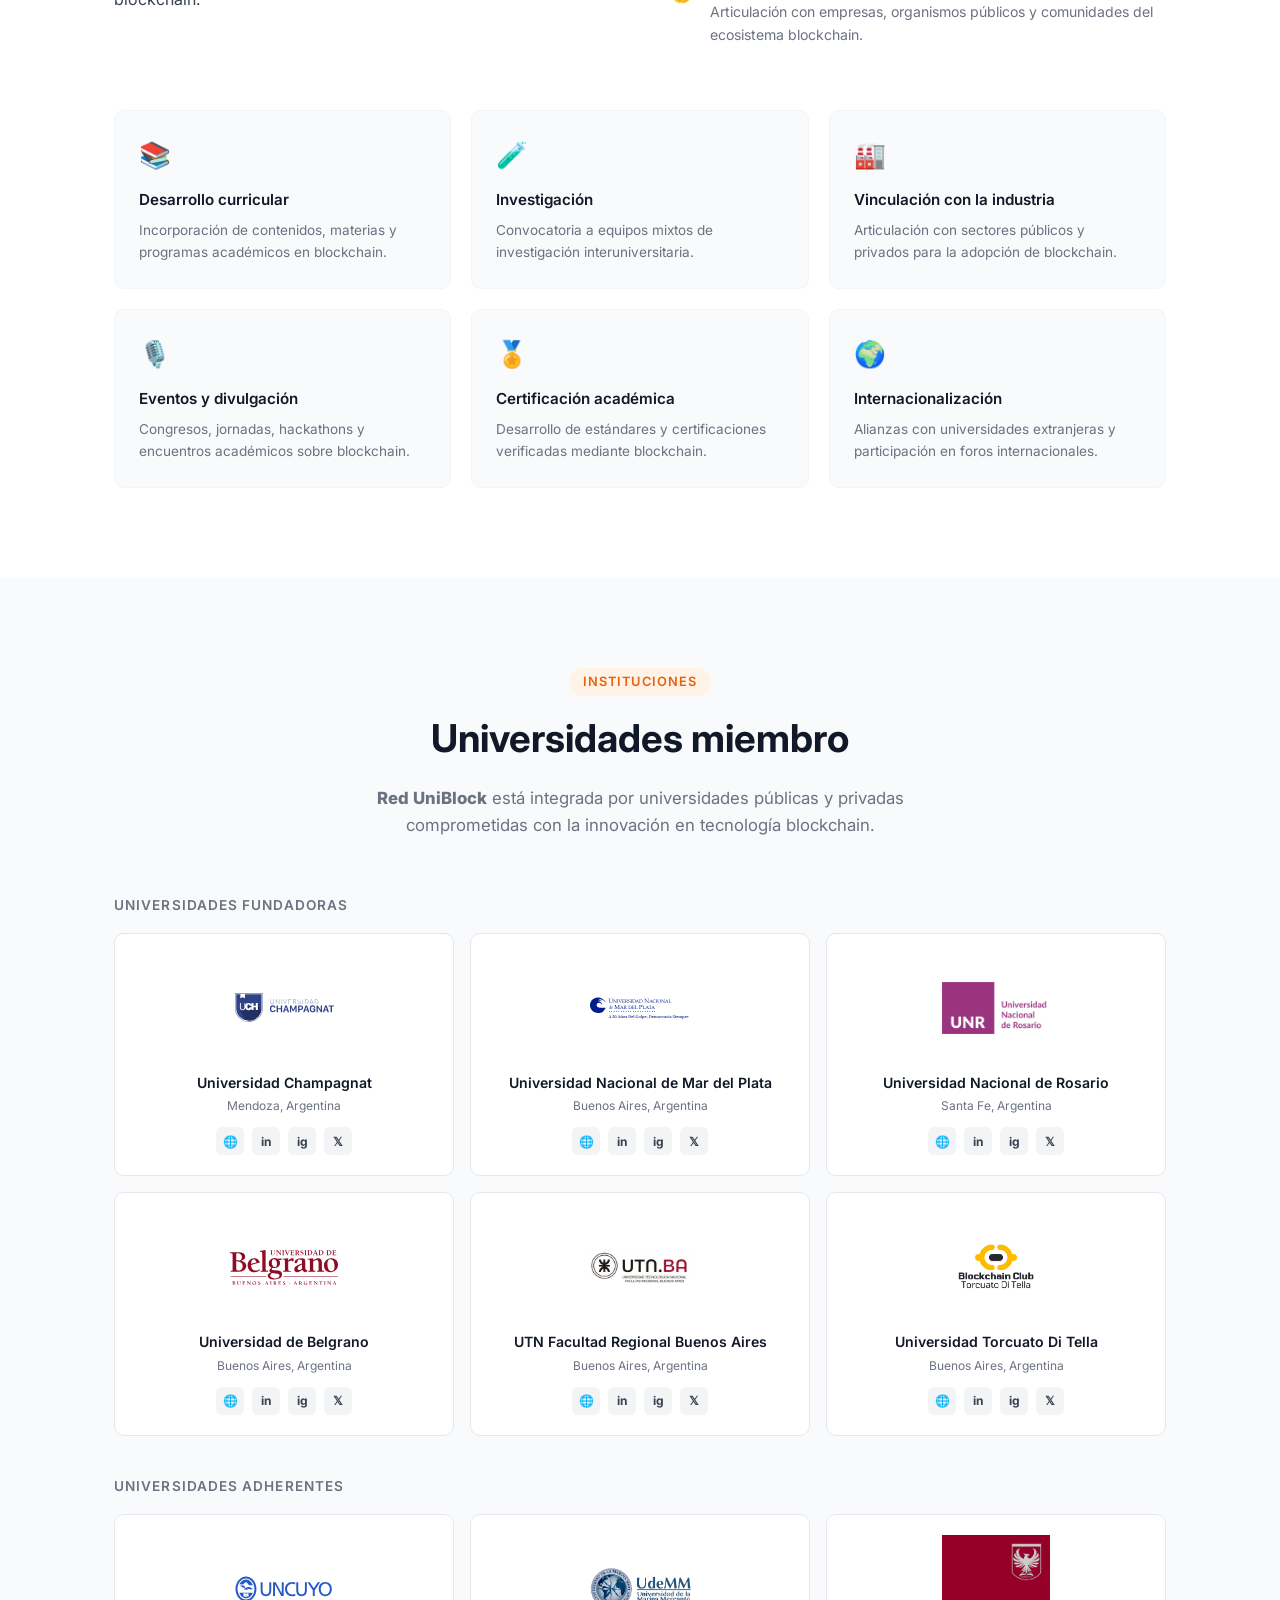
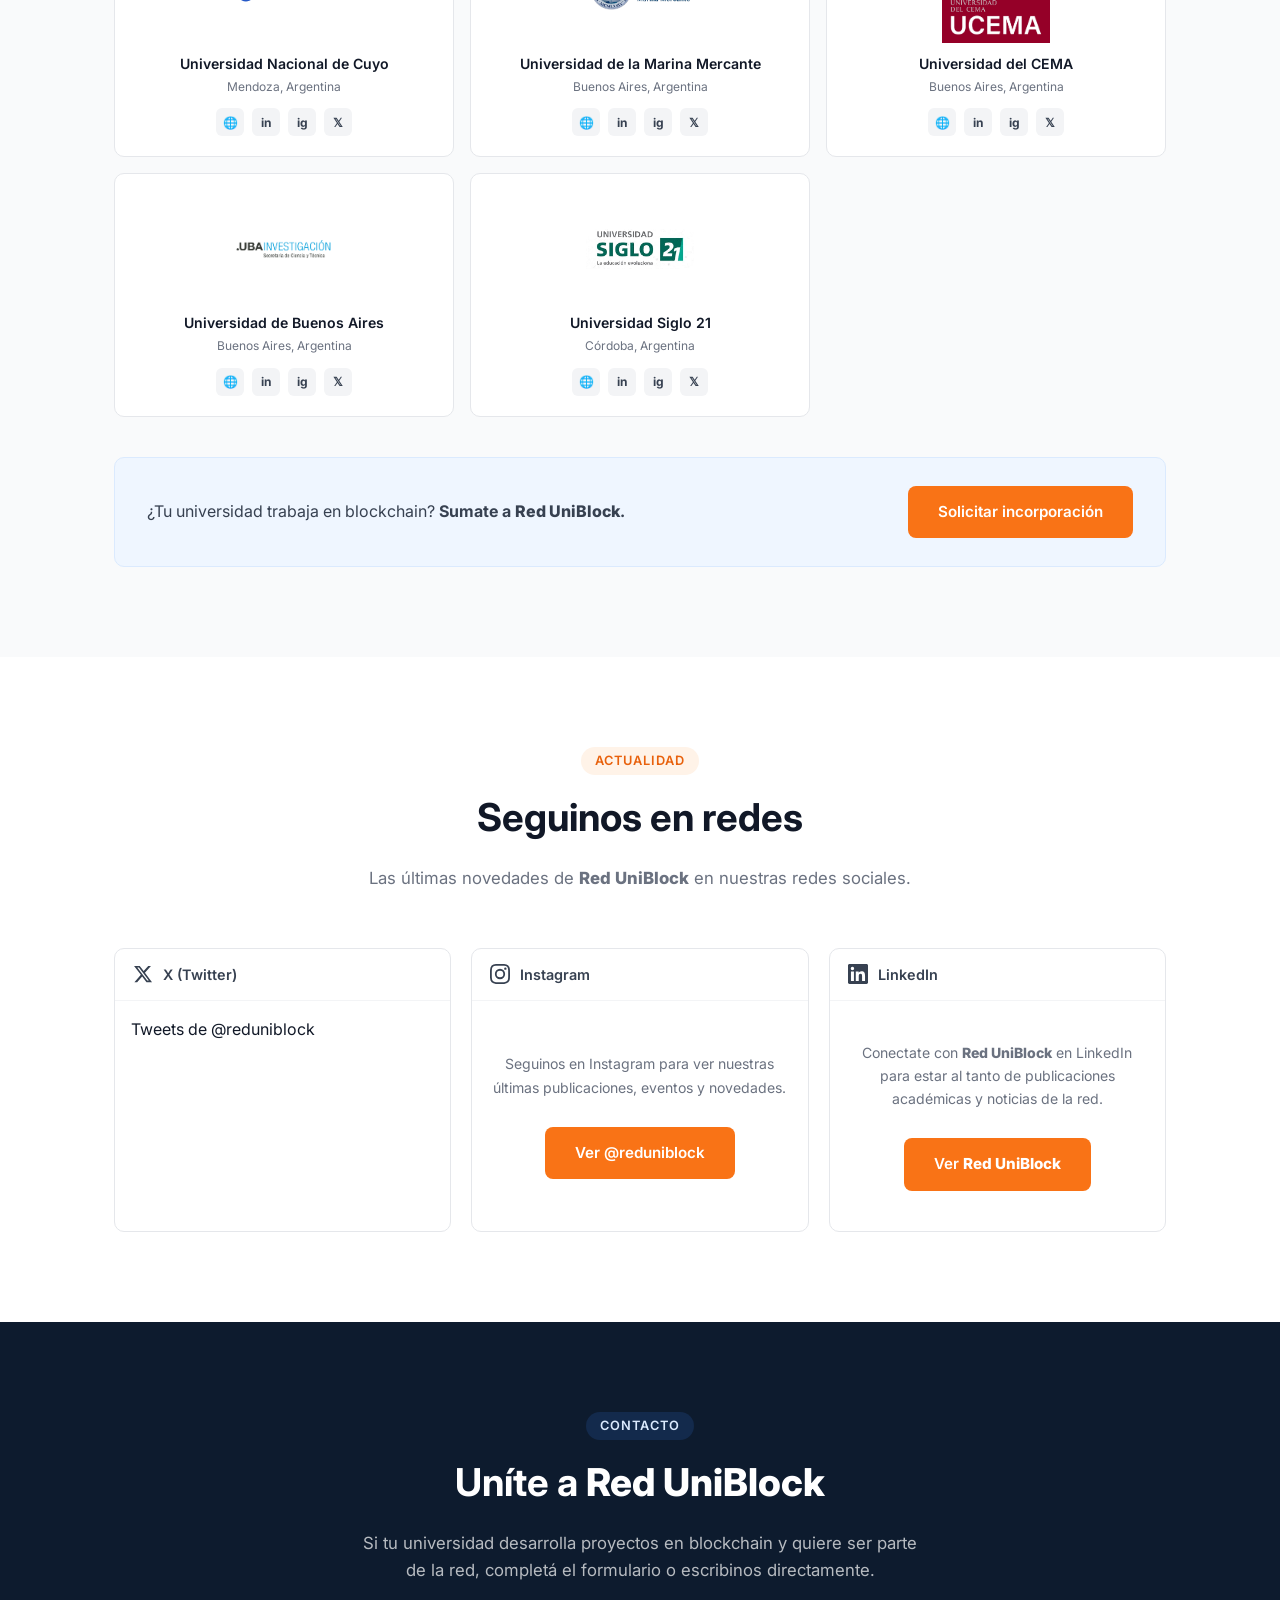
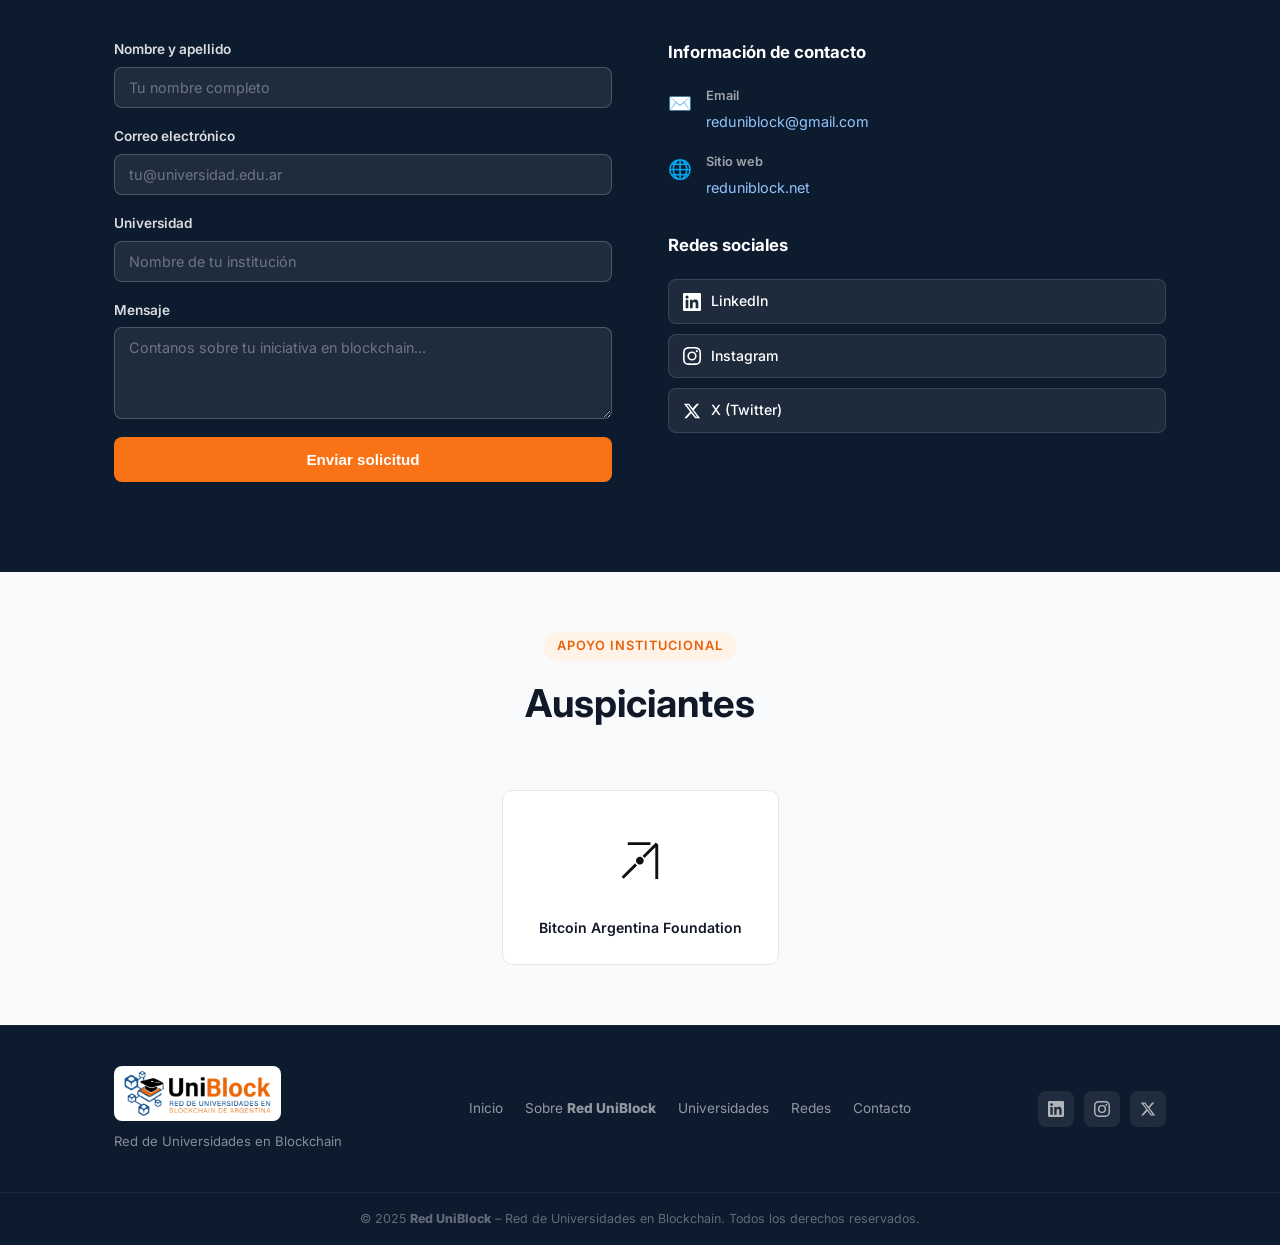
<file: versiones/v2/index.html>
<!DOCTYPE html>
<html lang="es">
<head>
  <meta charset="UTF-8" />
  <meta name="viewport" content="width=device-width, initial-scale=1.0" />
  <title>Red UniBlock – Red de Universidades en Blockchain</title>
  <link rel="preconnect" href="https://fonts.googleapis.com" />
  <link rel="preconnect" href="https://fonts.gstatic.com" crossorigin />
  <link href="https://fonts.googleapis.com/css2?family=Inter:wght@300;400;500;600;700&display=swap" rel="stylesheet" />
  <link rel="stylesheet" href="style.css" />
</head>
<body>

  <!-- NAVBAR -->
  <nav class="navbar" id="navbar">
    <div class="container nav-inner">
      <a href="#inicio" class="nav-logo">
        <img src="logo.png" alt="Uniblock" id="logo-img" />
      </a>
      <button class="nav-toggle" id="nav-toggle" aria-label="Menú">
        <span></span><span></span><span></span>
      </button>
      <ul class="nav-links" id="nav-links">
        <li><a href="#inicio">Inicio</a></li>
        <li><a href="#sobre">Sobre <span class="brand-uni">Red Uni</span><span class="brand-block">Block</span></a></li>
        <li><a href="#universidades">Universidades</a></li>
        <li><a href="#noticias">Redes</a></li>
        <li><a href="#contacto" class="btn-nav">Unirse</a></li>
      </ul>
    </div>
  </nav>

  <!-- HERO -->
  <section class="hero" id="inicio">
    <div class="hero-bg"></div>
    <div class="container hero-content">
      <img src="logo.png" alt="Uniblock" class="hero-logo" />
      <p class="hero-sub">
        Red interuniversitaria que promueve la educación, investigación<br />
        y aplicación de tecnología blockchain en el ámbito académico.
      </p>
      <div class="hero-actions">
        <a href="#sobre" class="btn btn-primary">Conocer más</a>
        <a href="#contacto" class="btn btn-outline">Sumar tu universidad</a>
      </div>
    </div>
  </section>

  <!-- SOBRE UNIBLOCK -->
  <section class="section section-light" id="sobre">
    <div class="container">
      <div class="section-header">
        <span class="section-tag">¿Quiénes somos?</span>
        <h2>Sobre <span class="brand-uni">Red Uni</span><span class="brand-block">Block</span></h2>
        <p class="section-desc">
          <span class="brand-uni">Red Uni</span><span class="brand-block">Block</span> nació de la voluntad de universidades argentinas de aunar esfuerzos para construir
          un ecosistema académico centrado en tecnología blockchain.
        </p>
      </div>

      <div class="about-grid">
        <div class="about-text">
          <p>
            <span class="brand-uni">Red Uni</span><span class="brand-block">Block</span> es una red interuniversitaria integrada por instituciones comprometidas
            con el desarrollo, la investigación y la aplicación de la tecnología blockchain
            en el ámbito académico.
          </p>
          <p>
            Reconociéndose como pares fundadoras, las instituciones miembro se comprometieron
            a colaborar en la formación de talento especializado, la investigación
            interdisciplinaria y el desarrollo de estándares académicos vinculados a
            tecnologías descentralizadas.
          </p>
          <p>
            La red está abierta a todas las universidades e institutos universitarios del
            país y del mundo que desarrollen proyectos, investigaciones o programas
            académicos relacionados con blockchain.
          </p>
        </div>

        <div class="objectives">
          <h3>Objetivos de la red</h3>
          <ul class="obj-list">
            <li>
              <span class="obj-icon">🎓</span>
              <div>
                <strong>Colaboración académica</strong>
                <p>Perfeccionamiento docente, innovación curricular y desarrollo tecnológico en blockchain.</p>
              </div>
            </li>
            <li>
              <span class="obj-icon">🔬</span>
              <div>
                <strong>Investigación y desarrollo</strong>
                <p>Impulso de proyectos científicos e implementación de blockchain en sistemas universitarios.</p>
              </div>
            </li>
            <li>
              <span class="obj-icon">🌐</span>
              <div>
                <strong>Referencia en políticas</strong>
                <p>Ser referente en políticas educativas y tecnológicas vinculadas a blockchain.</p>
              </div>
            </li>
            <li>
              <span class="obj-icon">🤝</span>
              <div>
                <strong>Vinculación con el ecosistema</strong>
                <p>Articulación con empresas, organismos públicos y comunidades del ecosistema blockchain.</p>
              </div>
            </li>
          </ul>
        </div>
      </div>

      <div class="actions-grid">
        <div class="action-card">
          <div class="action-icon">📚</div>
          <h4>Desarrollo curricular</h4>
          <p>Incorporación de contenidos, materias y programas académicos en blockchain.</p>
        </div>
        <div class="action-card">
          <div class="action-icon">🧪</div>
          <h4>Investigación</h4>
          <p>Convocatoria a equipos mixtos de investigación interuniversitaria.</p>
        </div>
        <div class="action-card">
          <div class="action-icon">🏭</div>
          <h4>Vinculación con la industria</h4>
          <p>Articulación con sectores públicos y privados para la adopción de blockchain.</p>
        </div>
        <div class="action-card">
          <div class="action-icon">🎙️</div>
          <h4>Eventos y divulgación</h4>
          <p>Congresos, jornadas, hackathons y encuentros académicos sobre blockchain.</p>
        </div>
        <div class="action-card">
          <div class="action-icon">🏅</div>
          <h4>Certificación académica</h4>
          <p>Desarrollo de estándares y certificaciones verificadas mediante blockchain.</p>
        </div>
        <div class="action-card">
          <div class="action-icon">🌍</div>
          <h4>Internacionalización</h4>
          <p>Alianzas con universidades extranjeras y participación en foros internacionales.</p>
        </div>
      </div>
    </div>
  </section>

  <!-- UNIVERSIDADES MIEMBRO -->
  <section class="section section-gray" id="universidades">
    <div class="container">
      <div class="section-header">
        <span class="section-tag">Instituciones</span>
        <h2>Universidades miembro</h2>
        <p class="section-desc">
          <span class="brand-uni">Red Uni</span><span class="brand-block">Block</span> está integrada por universidades públicas y privadas comprometidas
          con la innovación en tecnología blockchain.
        </p>
      </div>

      <h3 class="uni-group-title">Universidades fundadoras</h3>
      <div class="uni-grid">

        <!-- UCH -->
        <div class="uni-card">
          <div class="uni-logo-wrap">
            <img src="logos/uch.svg" alt="UCH" class="uni-logo" onerror="this.style.display='none';this.nextElementSibling.style.display='flex'" />
            <div class="uni-logo-placeholder" style="display:none">UCH</div>
          </div>
          <div class="uni-info">
            <h4>Universidad Champagnat</h4>
            <span class="uni-location">Mendoza, Argentina</span>
            <div class="uni-social">
              <a href="https://www.uch.edu.ar" target="_blank" rel="noopener" title="Sitio web">🌐</a>
              <a href="https://ar.linkedin.com/school/universidad-champagnat/" target="_blank" rel="noopener" title="LinkedIn">in</a>
              <a href="https://www.instagram.com/uchampagnat/" target="_blank" rel="noopener" title="Instagram">ig</a>
              <a href="https://x.com/uchampagnat" target="_blank" rel="noopener" title="X">𝕏</a>
            </div>
          </div>
        </div>

        <!-- UNMDP -->
        <div class="uni-card">
          <div class="uni-logo-wrap">
            <img src="logos/unmdp.svg" alt="UNMDP" class="uni-logo" onerror="this.style.display='none';this.nextElementSibling.style.display='flex'" />
            <div class="uni-logo-placeholder" style="display:none">UNMDP</div>
          </div>
          <div class="uni-info">
            <h4>Universidad Nacional de Mar del Plata</h4>
            <span class="uni-location">Buenos Aires, Argentina</span>
            <div class="uni-social">
              <a href="https://www.mdp.edu.ar" target="_blank" rel="noopener" title="Sitio web">🌐</a>
              <a href="https://www.linkedin.com/school/universidad-nacional-de-mar-del-plata/" target="_blank" rel="noopener" title="LinkedIn">in</a>
              <a href="https://www.instagram.com/unmdp_oficial/" target="_blank" rel="noopener" title="Instagram">ig</a>
              <a href="https://x.com/unmdp" target="_blank" rel="noopener" title="X">𝕏</a>
            </div>
          </div>
        </div>

        <!-- UNR -->
        <div class="uni-card">
          <div class="uni-logo-wrap">
            <img src="logos/unr.png" alt="UNR" class="uni-logo" onerror="this.style.display='none';this.nextElementSibling.style.display='flex'" />
            <div class="uni-logo-placeholder" style="display:none">UNR</div>
          </div>
          <div class="uni-info">
            <h4>Universidad Nacional de Rosario</h4>
            <span class="uni-location">Santa Fe, Argentina</span>
            <div class="uni-social">
              <a href="https://www.unr.edu.ar" target="_blank" rel="noopener" title="Sitio web">🌐</a>
              <a href="https://www.linkedin.com/school/universidad-nacional-de-rosario/" target="_blank" rel="noopener" title="LinkedIn">in</a>
              <a href="https://www.instagram.com/unroficial/" target="_blank" rel="noopener" title="Instagram">ig</a>
              <a href="https://x.com/UNRoficial" target="_blank" rel="noopener" title="X">𝕏</a>
            </div>
          </div>
        </div>

        <!-- UB -->
        <div class="uni-card">
          <div class="uni-logo-wrap">
            <img src="logos/ub.svg" alt="UB" class="uni-logo" onerror="this.style.display='none';this.nextElementSibling.style.display='flex'" />
            <div class="uni-logo-placeholder" style="display:none">UB</div>
          </div>
          <div class="uni-info">
            <h4>Universidad de Belgrano</h4>
            <span class="uni-location">Buenos Aires, Argentina</span>
            <div class="uni-social">
              <a href="https://www.ub.edu.ar" target="_blank" rel="noopener" title="Sitio web">🌐</a>
              <a href="https://www.linkedin.com/school/universidad-de-belgrano/" target="_blank" rel="noopener" title="LinkedIn">in</a>
              <a href="https://www.instagram.com/universidadbelgrano/" target="_blank" rel="noopener" title="Instagram">ig</a>
              <a href="https://x.com/ubeduar" target="_blank" rel="noopener" title="X">𝕏</a>
            </div>
          </div>
        </div>

        <!-- UTN.BA -->
        <div class="uni-card">
          <div class="uni-logo-wrap">
            <img src="logos/utn.jpg" alt="UTN.BA" class="uni-logo" onerror="this.style.display='none';this.nextElementSibling.style.display='flex'" />
            <div class="uni-logo-placeholder" style="display:none">UTN.BA</div>
          </div>
          <div class="uni-info">
            <h4>UTN Facultad Regional Buenos Aires</h4>
            <span class="uni-location">Buenos Aires, Argentina</span>
            <div class="uni-social">
              <a href="https://www.frba.utn.edu.ar" target="_blank" rel="noopener" title="Sitio web">🌐</a>
              <a href="https://ar.linkedin.com/company/utn--regional-ba" target="_blank" rel="noopener" title="LinkedIn">in</a>
              <a href="https://www.instagram.com/utnba.ok/" target="_blank" rel="noopener" title="Instagram">ig</a>
              <a href="https://x.com/frbautn" target="_blank" rel="noopener" title="X">𝕏</a>
            </div>
          </div>
        </div>

        <!-- UTDT -->
        <div class="uni-card">
          <div class="uni-logo-wrap">
            <img src="logos/utdt.png" alt="UTDT" class="uni-logo" onerror="this.style.display='none';this.nextElementSibling.style.display='flex'" />
            <div class="uni-logo-placeholder" style="display:none">UTDT</div>
          </div>
          <div class="uni-info">
            <h4>Universidad Torcuato Di Tella</h4>
            <span class="uni-location">Buenos Aires, Argentina</span>
            <div class="uni-social">
              <a href="https://www.utdt.edu" target="_blank" rel="noopener" title="Sitio web">🌐</a>
              <a href="https://www.linkedin.com/school/universidad-torcuato-di-tella/" target="_blank" rel="noopener" title="LinkedIn">in</a>
              <a href="https://www.instagram.com/univditella/" target="_blank" rel="noopener" title="Instagram">ig</a>
              <a href="https://x.com/utditella" target="_blank" rel="noopener" title="X">𝕏</a>
            </div>
          </div>
        </div>

      </div>

      <h3 class="uni-group-title">Universidades adherentes</h3>
      <div class="uni-grid uni-grid-small">

        <!-- UNCuyo -->
        <div class="uni-card">
          <div class="uni-logo-wrap">
            <img src="logos/uncuyo.svg" alt="UNCuyo" class="uni-logo" onerror="this.style.display='none';this.nextElementSibling.style.display='flex'" />
            <div class="uni-logo-placeholder" style="display:none">UNCuyo</div>
          </div>
          <div class="uni-info">
            <h4>Universidad Nacional de Cuyo</h4>
            <span class="uni-location">Mendoza, Argentina</span>
            <div class="uni-social">
              <a href="https://www.uncuyo.edu.ar" target="_blank" rel="noopener" title="Sitio web">🌐</a>
              <a href="https://ar.linkedin.com/school/uncuyo/" target="_blank" rel="noopener" title="LinkedIn">in</a>
              <a href="https://www.instagram.com/uncuyo/" target="_blank" rel="noopener" title="Instagram">ig</a>
              <a href="https://x.com/UNCUYO" target="_blank" rel="noopener" title="X">𝕏</a>
            </div>
          </div>
        </div>

        <!-- UdeMM -->
        <div class="uni-card">
          <div class="uni-logo-wrap">
            <img src="logos/udemm.png" alt="UdeMM" class="uni-logo" onerror="this.style.display='none';this.nextElementSibling.style.display='flex'" />
            <div class="uni-logo-placeholder" style="display:none">UdeMM</div>
          </div>
          <div class="uni-info">
            <h4>Universidad de la Marina Mercante</h4>
            <span class="uni-location">Buenos Aires, Argentina</span>
            <div class="uni-social">
              <a href="https://www.udemm.edu.ar" target="_blank" rel="noopener" title="Sitio web">🌐</a>
              <a href="https://ar.linkedin.com/school/universidad-de-la-marina-mercante/" target="_blank" rel="noopener" title="LinkedIn">in</a>
              <a href="https://www.instagram.com/udemmuniversidad/" target="_blank" rel="noopener" title="Instagram">ig</a>
              <a href="https://x.com/UdeMMoficial" target="_blank" rel="noopener" title="X">𝕏</a>
            </div>
          </div>
        </div>

        <!-- UCEMA -->
        <div class="uni-card">
          <div class="uni-logo-wrap">
            <img src="logos/ucema.jpg" alt="UCEMA" class="uni-logo" onerror="this.style.display='none';this.nextElementSibling.style.display='flex'" />
            <div class="uni-logo-placeholder" style="display:none">UCEMA</div>
          </div>
          <div class="uni-info">
            <h4>Universidad del CEMA</h4>
            <span class="uni-location">Buenos Aires, Argentina</span>
            <div class="uni-social">
              <a href="https://www.ucema.edu.ar" target="_blank" rel="noopener" title="Sitio web">🌐</a>
              <a href="https://www.linkedin.com/school/universidad-del-cema/" target="_blank" rel="noopener" title="LinkedIn">in</a>
              <a href="https://www.instagram.com/ucema_edu/" target="_blank" rel="noopener" title="Instagram">ig</a>
              <a href="https://x.com/UCEMA_edu" target="_blank" rel="noopener" title="X">𝕏</a>
            </div>
          </div>
        </div>

        <!-- UBA -->
        <div class="uni-card">
          <div class="uni-logo-wrap">
            <img src="logos/uba.png" alt="UBA" class="uni-logo" onerror="this.style.display='none';this.nextElementSibling.style.display='flex'" />
            <div class="uni-logo-placeholder" style="display:none">UBA</div>
          </div>
          <div class="uni-info">
            <h4>Universidad de Buenos Aires</h4>
            <span class="uni-location">Buenos Aires, Argentina</span>
            <div class="uni-social">
              <a href="https://www.uba.ar" target="_blank" rel="noopener" title="Sitio web">🌐</a>
              <a href="https://www.linkedin.com/school/universidad-de-buenos-aires/" target="_blank" rel="noopener" title="LinkedIn">in</a>
              <a href="https://www.instagram.com/uba_ar/" target="_blank" rel="noopener" title="Instagram">ig</a>
              <a href="https://x.com/UBARectorado" target="_blank" rel="noopener" title="X">𝕏</a>
            </div>
          </div>
        </div>

        <!-- Siglo 21 -->
        <div class="uni-card">
          <div class="uni-logo-wrap">
            <img src="logos/siglo21.jpg" alt="Siglo 21" class="uni-logo" onerror="this.style.display='none';this.nextElementSibling.style.display='flex'" />
            <div class="uni-logo-placeholder" style="display:none">Siglo 21</div>
          </div>
          <div class="uni-info">
            <h4>Universidad Siglo 21</h4>
            <span class="uni-location">Córdoba, Argentina</span>
            <div class="uni-social">
              <a href="https://www.21.edu.ar" target="_blank" rel="noopener" title="Sitio web">🌐</a>
              <a href="https://www.linkedin.com/school/lasiglo21/" target="_blank" rel="noopener" title="LinkedIn">in</a>
              <a href="https://www.instagram.com/lasiglo21/" target="_blank" rel="noopener" title="Instagram">ig</a>
              <a href="https://x.com/LaSiglo21" target="_blank" rel="noopener" title="X">𝕏</a>
            </div>
          </div>
        </div>

      </div>

      <div class="join-banner">
        <p>¿Tu universidad trabaja en blockchain? <strong>Sumate a <span class="brand-uni">Red Uni</span><span class="brand-block">Block</span>.</strong></p>
        <a href="#contacto" class="btn btn-primary">Solicitar incorporación</a>
      </div>
    </div>
  </section>

  <!-- REDES SOCIALES / NOTICIAS -->
  <section class="section section-light" id="noticias">
    <div class="container">
      <div class="section-header">
        <span class="section-tag">Actualidad</span>
        <h2>Seguinos en redes</h2>
        <p class="section-desc">Las últimas novedades de <span class="brand-uni">Red Uni</span><span class="brand-block">Block</span> en nuestras redes sociales.</p>
      </div>

      <div class="social-feed-grid">

        <!-- X / Twitter timeline embed -->
        <div class="feed-card">
          <div class="feed-header">
            <svg class="feed-icon" viewBox="0 0 24 24" fill="currentColor"><path d="M18.244 2.25h3.308l-7.227 8.26 8.502 11.24H16.17l-5.214-6.817L4.99 21.75H1.68l7.73-8.835L1.254 2.25H8.08l4.713 6.231zm-1.161 17.52h1.833L7.084 4.126H5.117z"/></svg>
            <span>X (Twitter)</span>
          </div>
          <div class="feed-body">
            <a class="twitter-timeline"
               data-lang="es"
               data-height="480"
               data-theme="light"
               data-tweet-limit="3"
               href="https://twitter.com/reduniblock">
              Tweets de @reduniblock
            </a>
            <script async src="https://platform.twitter.com/widgets.js" charset="utf-8"></script>
          </div>
        </div>

        <!-- Instagram -->
        <div class="feed-card">
          <div class="feed-header">
            <svg class="feed-icon" viewBox="0 0 24 24" fill="currentColor"><path d="M12 2.163c3.204 0 3.584.012 4.85.07 3.252.148 4.771 1.691 4.919 4.919.058 1.265.069 1.645.069 4.849 0 3.205-.012 3.584-.069 4.849-.149 3.225-1.664 4.771-4.919 4.919-1.266.058-1.644.07-4.85.07-3.204 0-3.584-.012-4.849-.07-3.26-.149-4.771-1.699-4.919-4.92-.058-1.265-.07-1.644-.07-4.849 0-3.204.013-3.583.07-4.849.149-3.227 1.664-4.771 4.919-4.919 1.266-.057 1.645-.069 4.849-.069zM12 0C8.741 0 8.333.014 7.053.072 2.695.272.273 2.69.073 7.052.014 8.333 0 8.741 0 12c0 3.259.014 3.668.072 4.948.2 4.358 2.618 6.78 6.98 6.98C8.333 23.986 8.741 24 12 24c3.259 0 3.668-.014 4.948-.072 4.354-.2 6.782-2.618 6.979-6.98.059-1.28.073-1.689.073-4.948 0-3.259-.014-3.667-.072-4.947-.196-4.354-2.617-6.78-6.979-6.98C15.668.014 15.259 0 12 0zm0 5.838a6.162 6.162 0 100 12.324 6.162 6.162 0 000-12.324zM12 16a4 4 0 110-8 4 4 0 010 8zm6.406-11.845a1.44 1.44 0 100 2.881 1.44 1.44 0 000-2.881z"/></svg>
            <span>Instagram</span>
          </div>
          <div class="feed-body feed-placeholder">
            <p>Seguinos en Instagram para ver nuestras últimas publicaciones, eventos y novedades.</p>
            <a href="https://www.instagram.com/reduniblock/" target="_blank" rel="noopener" class="btn btn-primary feed-btn">
              Ver @reduniblock
            </a>
          </div>
        </div>

        <!-- LinkedIn -->
        <div class="feed-card">
          <div class="feed-header">
            <svg class="feed-icon" viewBox="0 0 24 24" fill="currentColor"><path d="M20.447 20.452h-3.554v-5.569c0-1.328-.027-3.037-1.852-3.037-1.853 0-2.136 1.445-2.136 2.939v5.667H9.351V9h3.414v1.561h.046c.477-.9 1.637-1.85 3.37-1.85 3.601 0 4.267 2.37 4.267 5.455v6.286zM5.337 7.433a2.062 2.062 0 01-2.063-2.065 2.064 2.064 0 112.063 2.065zm1.782 13.019H3.555V9h3.564v11.452zM22.225 0H1.771C.792 0 0 .774 0 1.729v20.542C0 23.227.792 24 1.771 24h20.451C23.2 24 24 23.227 24 22.271V1.729C24 .774 23.2 0 22.222 0h.003z"/></svg>
            <span>LinkedIn</span>
          </div>
          <div class="feed-body feed-placeholder">
            <p>Conectate con <span class="brand-uni">Red Uni</span><span class="brand-block">Block</span> en LinkedIn para estar al tanto de publicaciones académicas y noticias de la red.</p>
            <a href="https://www.linkedin.com/company/reduniblock" target="_blank" rel="noopener" class="btn btn-primary feed-btn">
              Ver <span class="brand-uni">Red Uni</span><span class="brand-block">Block</span>
            </a>
          </div>
        </div>

      </div>
    </div>
  </section>

  <!-- CONTACTO -->
  <section class="section section-dark" id="contacto">
    <div class="container">
      <div class="section-header section-header-light">
        <span class="section-tag tag-light">Contacto</span>
        <h2>Uníte a <span class="brand-uni">Red Uni</span><span class="brand-block">Block</span></h2>
        <p class="section-desc">
          Si tu universidad desarrolla proyectos en blockchain y quiere ser parte de la red,
          completá el formulario o escribinos directamente.
        </p>
      </div>

      <div class="contact-grid">
        <form class="contact-form" id="contact-form">
          <div class="form-group">
            <label for="nombre">Nombre y apellido</label>
            <input type="text" id="nombre" name="nombre" placeholder="Tu nombre completo" required />
          </div>
          <div class="form-group">
            <label for="email">Correo electrónico</label>
            <input type="email" id="email" name="email" placeholder="tu@universidad.edu.ar" required />
          </div>
          <div class="form-group">
            <label for="universidad">Universidad</label>
            <input type="text" id="universidad" name="universidad" placeholder="Nombre de tu institución" required />
          </div>
          <div class="form-group">
            <label for="mensaje">Mensaje</label>
            <textarea id="mensaje" name="mensaje" rows="4" placeholder="Contanos sobre tu iniciativa en blockchain..."></textarea>
          </div>
          <button type="submit" class="btn btn-primary btn-full">Enviar solicitud</button>
        </form>

        <div class="contact-info">
          <h3>Información de contacto</h3>
          <div class="contact-item">
            <span class="contact-icon">✉️</span>
            <div>
              <strong>Email</strong>
              <a href="mailto:reduniblock@gmail.com">reduniblock@gmail.com</a>
            </div>
          </div>
          <div class="contact-item">
            <span class="contact-icon">🌐</span>
            <div>
              <strong>Sitio web</strong>
              <a href="https://reduniblock.net">reduniblock.net</a>
            </div>
          </div>

          <h3 class="mt-32">Redes sociales</h3>
          <div class="social-links">
            <a href="https://www.linkedin.com/company/reduniblock" target="_blank" rel="noopener" class="social-btn">
              <svg viewBox="0 0 24 24" fill="currentColor"><path d="M20.447 20.452h-3.554v-5.569c0-1.328-.027-3.037-1.852-3.037-1.853 0-2.136 1.445-2.136 2.939v5.667H9.351V9h3.414v1.561h.046c.477-.9 1.637-1.85 3.37-1.85 3.601 0 4.267 2.37 4.267 5.455v6.286zM5.337 7.433a2.062 2.062 0 01-2.063-2.065 2.064 2.064 0 112.063 2.065zm1.782 13.019H3.555V9h3.564v11.452zM22.225 0H1.771C.792 0 0 .774 0 1.729v20.542C0 23.227.792 24 1.771 24h20.451C23.2 24 24 23.227 24 22.271V1.729C24 .774 23.2 0 22.222 0h.003z"/></svg>
              LinkedIn
            </a>
            <a href="https://www.instagram.com/reduniblock/" target="_blank" rel="noopener" class="social-btn">
              <svg viewBox="0 0 24 24" fill="currentColor"><path d="M12 2.163c3.204 0 3.584.012 4.85.07 3.252.148 4.771 1.691 4.919 4.919.058 1.265.069 1.645.069 4.849 0 3.205-.012 3.584-.069 4.849-.149 3.225-1.664 4.771-4.919 4.919-1.266.058-1.644.07-4.85.07-3.204 0-3.584-.012-4.849-.07-3.26-.149-4.771-1.699-4.919-4.92-.058-1.265-.07-1.644-.07-4.849 0-3.204.013-3.583.07-4.849.149-3.227 1.664-4.771 4.919-4.919 1.266-.057 1.645-.069 4.849-.069zM12 0C8.741 0 8.333.014 7.053.072 2.695.272.273 2.69.073 7.052.014 8.333 0 8.741 0 12c0 3.259.014 3.668.072 4.948.2 4.358 2.618 6.78 6.98 6.98C8.333 23.986 8.741 24 12 24c3.259 0 3.668-.014 4.948-.072 4.354-.2 6.782-2.618 6.979-6.98.059-1.28.073-1.689.073-4.948 0-3.259-.014-3.667-.072-4.947-.196-4.354-2.617-6.78-6.979-6.98C15.668.014 15.259 0 12 0zm0 5.838a6.162 6.162 0 100 12.324 6.162 6.162 0 000-12.324zM12 16a4 4 0 110-8 4 4 0 010 8zm6.406-11.845a1.44 1.44 0 100 2.881 1.44 1.44 0 000-2.881z"/></svg>
              Instagram
            </a>
            <a href="https://x.com/reduniblock" target="_blank" rel="noopener" class="social-btn">
              <svg viewBox="0 0 24 24" fill="currentColor"><path d="M18.244 2.25h3.308l-7.227 8.26 8.502 11.24H16.17l-5.214-6.817L4.99 21.75H1.68l7.73-8.835L1.254 2.25H8.08l4.713 6.231zm-1.161 17.52h1.833L7.084 4.126H5.117z"/></svg>
              X (Twitter)
            </a>
          </div>
        </div>
      </div>
    </div>
  </section>

  <!-- AUSPICIANTES -->
  <section class="section section-gray sponsors-section" id="auspiciantes">
    <div class="container">
      <div class="section-header">
        <span class="section-tag">Apoyo institucional</span>
        <h2>Auspiciantes</h2>
      </div>
      <div class="sponsors-grid">
        <a href="https://www.blockchainacceleration.org/" target="_blank" rel="noopener" class="sponsor-card">
          <div class="sponsor-logo-wrap">
            <img src="logos/baf.svg" alt="BAF" class="sponsor-logo" onerror="this.style.display='none';this.nextElementSibling.style.display='flex'" />
            <div class="sponsor-placeholder" style="display:none">BAF</div>
          </div>
          <span class="sponsor-name">Bitcoin Argentina Foundation</span>
        </a>
      </div>
    </div>
  </section>

  <!-- FOOTER -->
  <footer class="footer">
    <div class="container footer-inner">
      <div class="footer-brand">
        <img src="logo.png" alt="Uniblock" class="footer-logo" />
        <p>Red de Universidades en Blockchain</p>
      </div>
      <div class="footer-links">
        <a href="#inicio">Inicio</a>
        <a href="#sobre">Sobre <span class="brand-uni">Red Uni</span><span class="brand-block">Block</span></a>
        <a href="#universidades">Universidades</a>
        <a href="#noticias">Redes</a>
        <a href="#contacto">Contacto</a>
      </div>
      <div class="footer-social">
        <a href="https://www.linkedin.com/company/reduniblock" target="_blank" rel="noopener" aria-label="LinkedIn">
          <svg viewBox="0 0 24 24" fill="currentColor"><path d="M20.447 20.452h-3.554v-5.569c0-1.328-.027-3.037-1.852-3.037-1.853 0-2.136 1.445-2.136 2.939v5.667H9.351V9h3.414v1.561h.046c.477-.9 1.637-1.85 3.37-1.85 3.601 0 4.267 2.37 4.267 5.455v6.286zM5.337 7.433a2.062 2.062 0 01-2.063-2.065 2.064 2.064 0 112.063 2.065zm1.782 13.019H3.555V9h3.564v11.452zM22.225 0H1.771C.792 0 0 .774 0 1.729v20.542C0 23.227.792 24 1.771 24h20.451C23.2 24 24 23.227 24 22.271V1.729C24 .774 23.2 0 22.222 0h.003z"/></svg>
        </a>
        <a href="https://www.instagram.com/reduniblock/" target="_blank" rel="noopener" aria-label="Instagram">
          <svg viewBox="0 0 24 24" fill="currentColor"><path d="M12 2.163c3.204 0 3.584.012 4.85.07 3.252.148 4.771 1.691 4.919 4.919.058 1.265.069 1.645.069 4.849 0 3.205-.012 3.584-.069 4.849-.149 3.225-1.664 4.771-4.919 4.919-1.266.058-1.644.07-4.85.07-3.204 0-3.584-.012-4.849-.07-3.26-.149-4.771-1.699-4.919-4.92-.058-1.265-.07-1.644-.07-4.849 0-3.204.013-3.583.07-4.849.149-3.227 1.664-4.771 4.919-4.919 1.266-.057 1.645-.069 4.849-.069zM12 0C8.741 0 8.333.014 7.053.072 2.695.272.273 2.69.073 7.052.014 8.333 0 8.741 0 12c0 3.259.014 3.668.072 4.948.2 4.358 2.618 6.78 6.98 6.98C8.333 23.986 8.741 24 12 24c3.259 0 3.668-.014 4.948-.072 4.354-.2 6.782-2.618 6.979-6.98.059-1.28.073-1.689.073-4.948 0-3.259-.014-3.667-.072-4.947-.196-4.354-2.617-6.78-6.979-6.98C15.668.014 15.259 0 12 0zm0 5.838a6.162 6.162 0 100 12.324 6.162 6.162 0 000-12.324zM12 16a4 4 0 110-8 4 4 0 010 8zm6.406-11.845a1.44 1.44 0 100 2.881 1.44 1.44 0 000-2.881z"/></svg>
        </a>
        <a href="https://x.com/reduniblock" target="_blank" rel="noopener" aria-label="X">
          <svg viewBox="0 0 24 24" fill="currentColor"><path d="M18.244 2.25h3.308l-7.227 8.26 8.502 11.24H16.17l-5.214-6.817L4.99 21.75H1.68l7.73-8.835L1.254 2.25H8.08l4.713 6.231zm-1.161 17.52h1.833L7.084 4.126H5.117z"/></svg>
        </a>
      </div>
    </div>
    <div class="footer-bottom">
      <p>&copy; 2025 <span class="brand-uni">Red Uni</span><span class="brand-block">Block</span> – Red de Universidades en Blockchain. Todos los derechos reservados.</p>
    </div>
  </footer>

  <script src="script.js"></script>
</body>
</html>
</file>
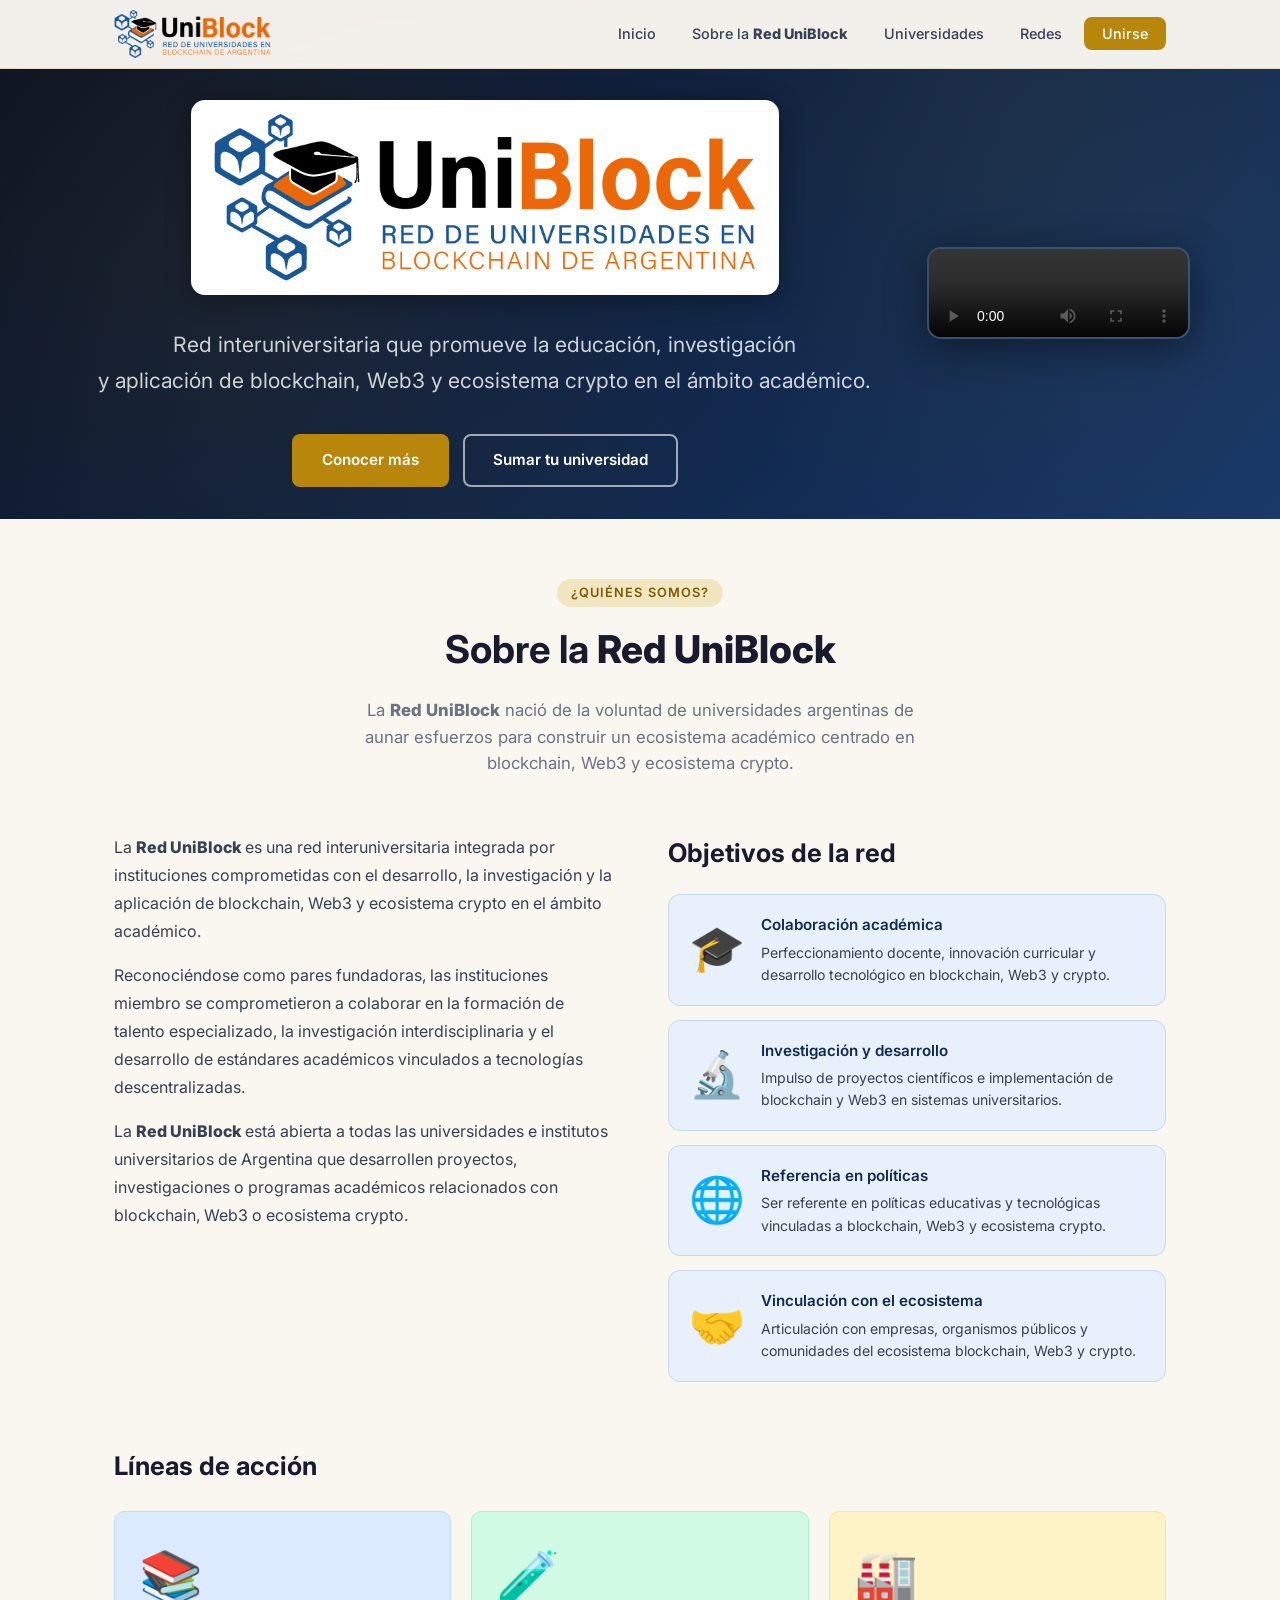
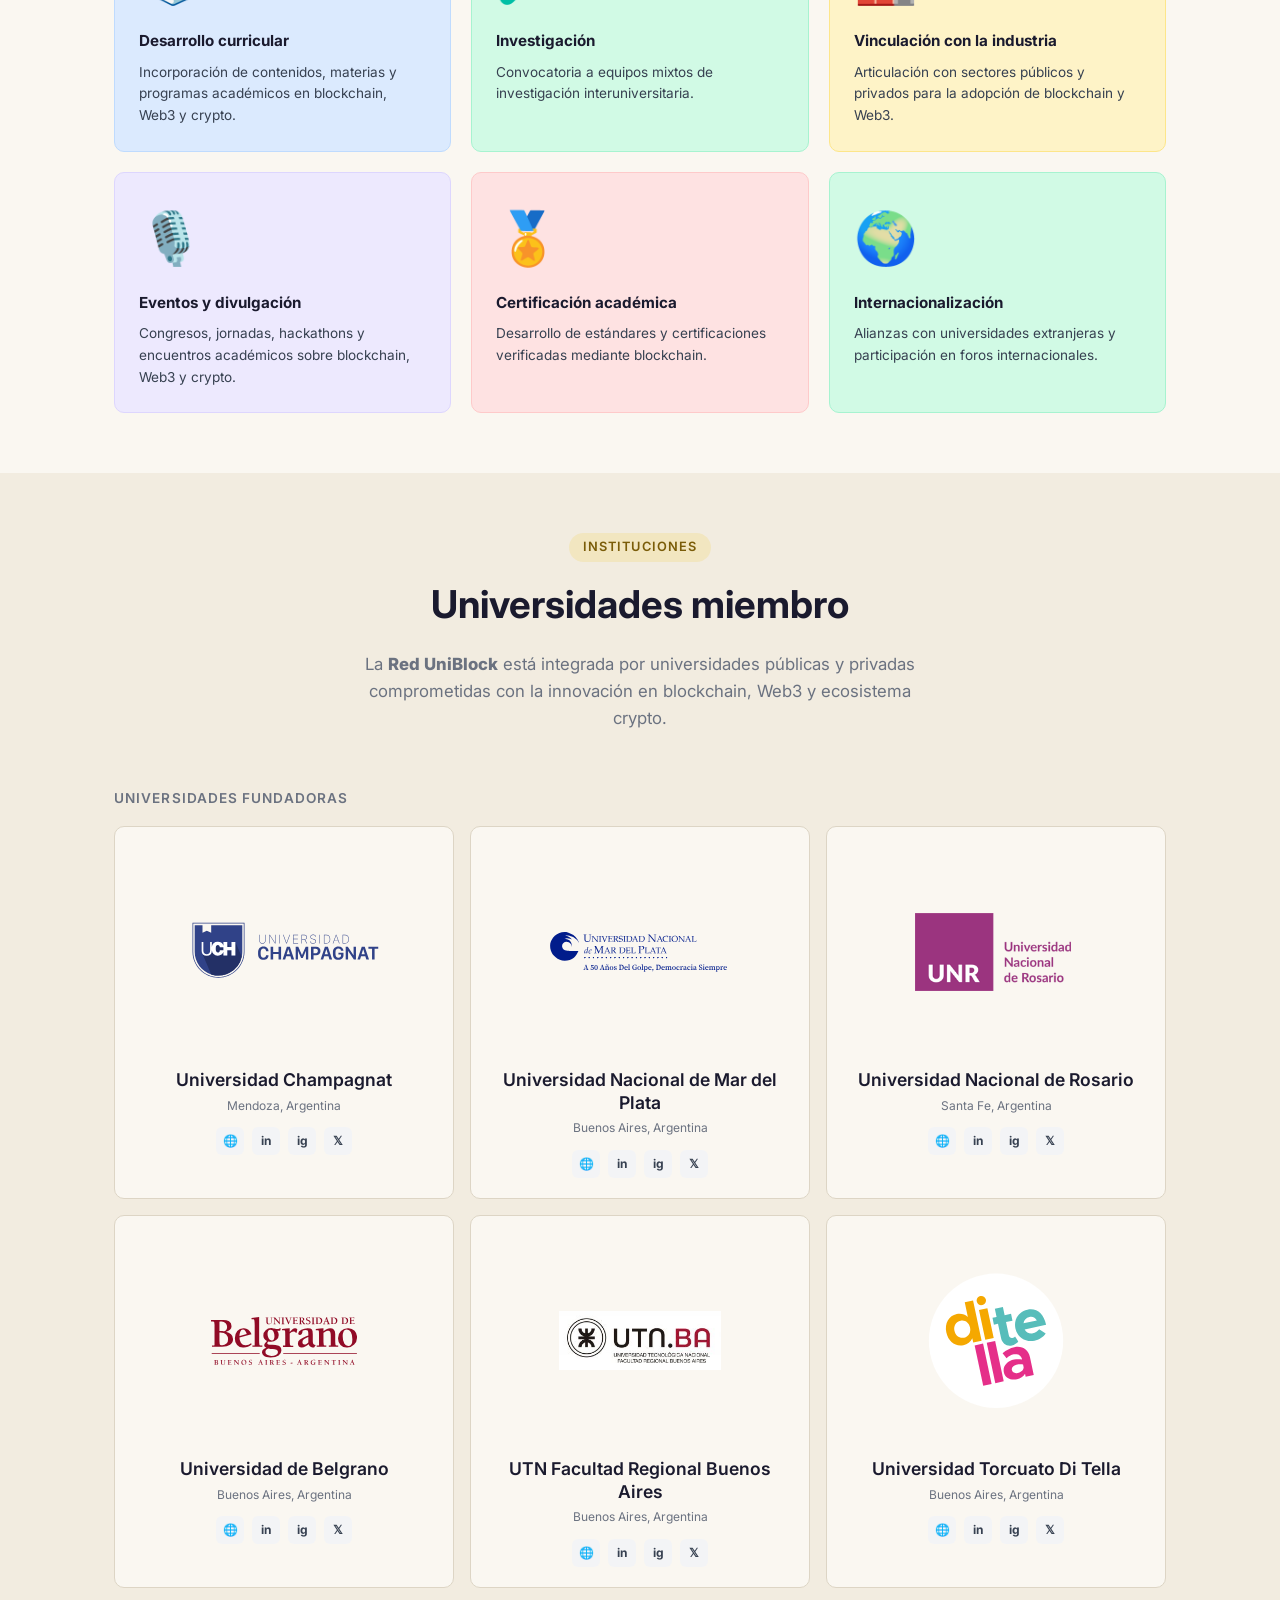
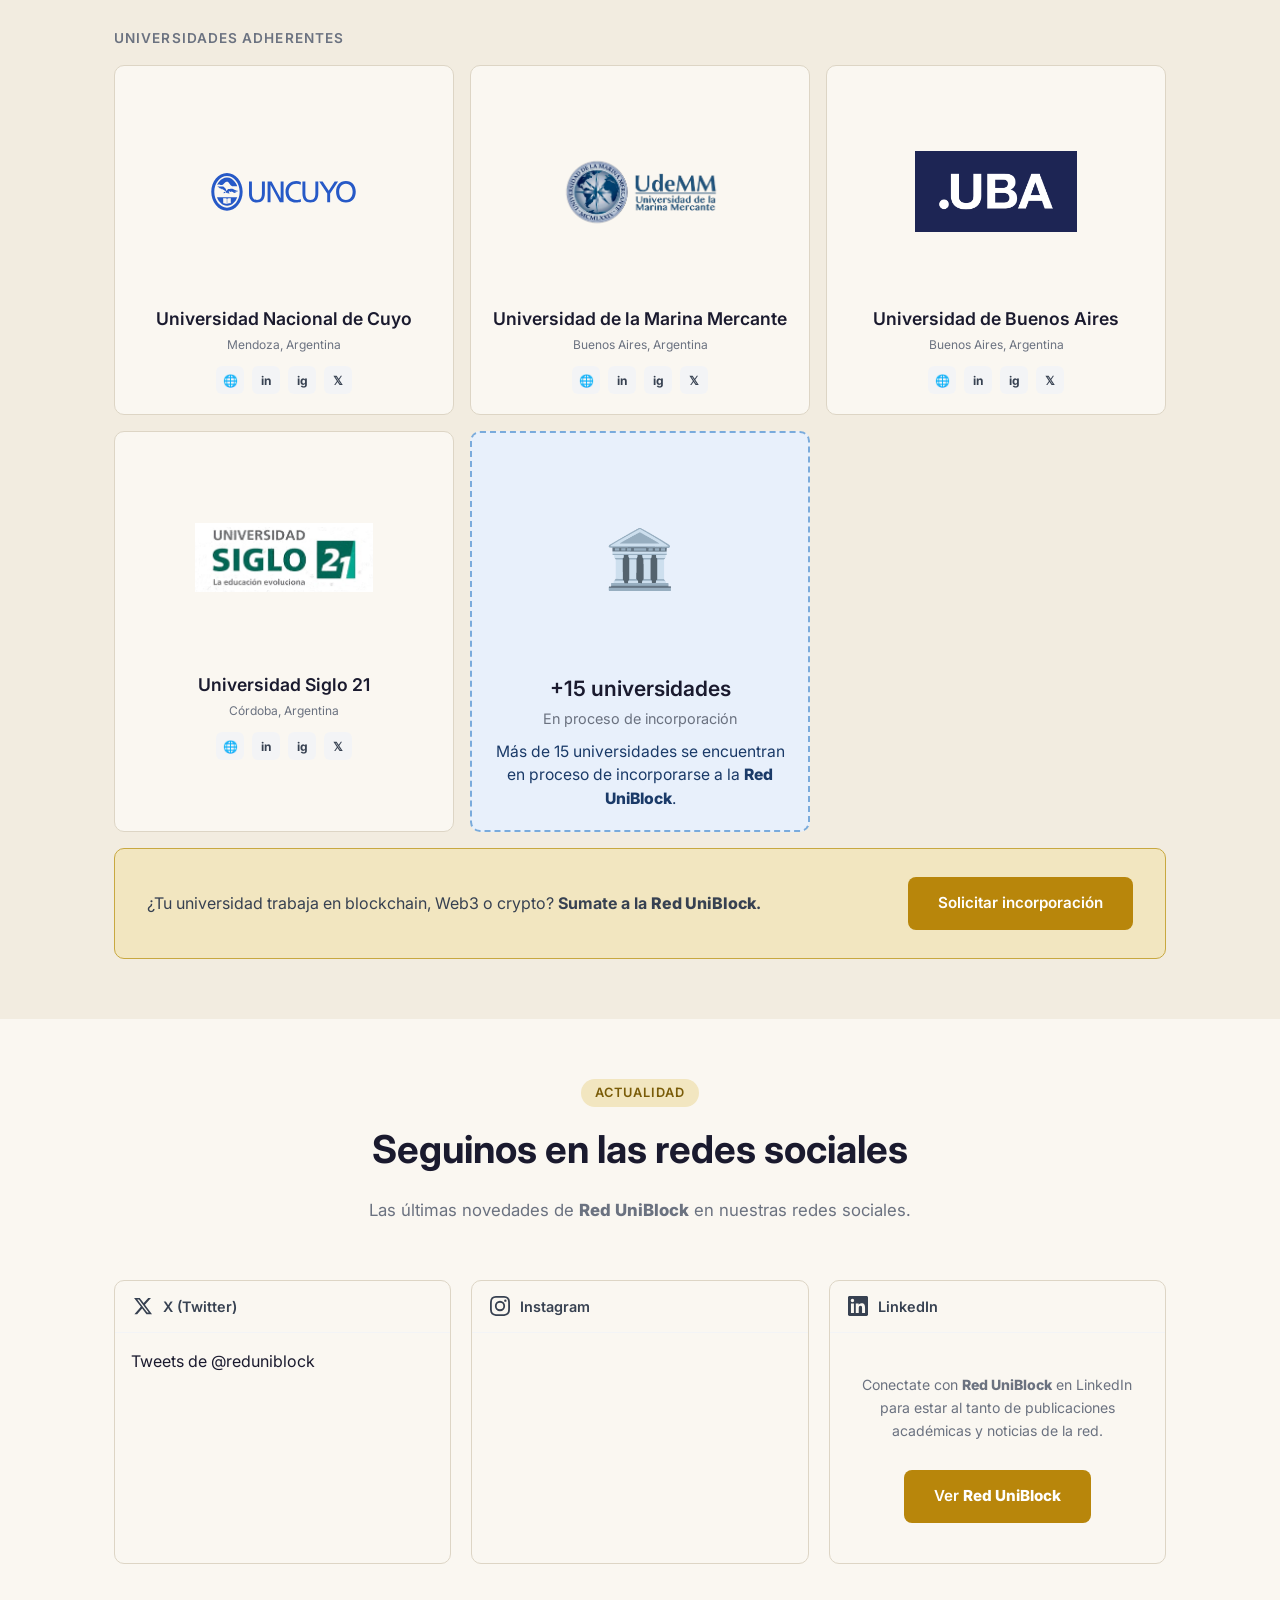
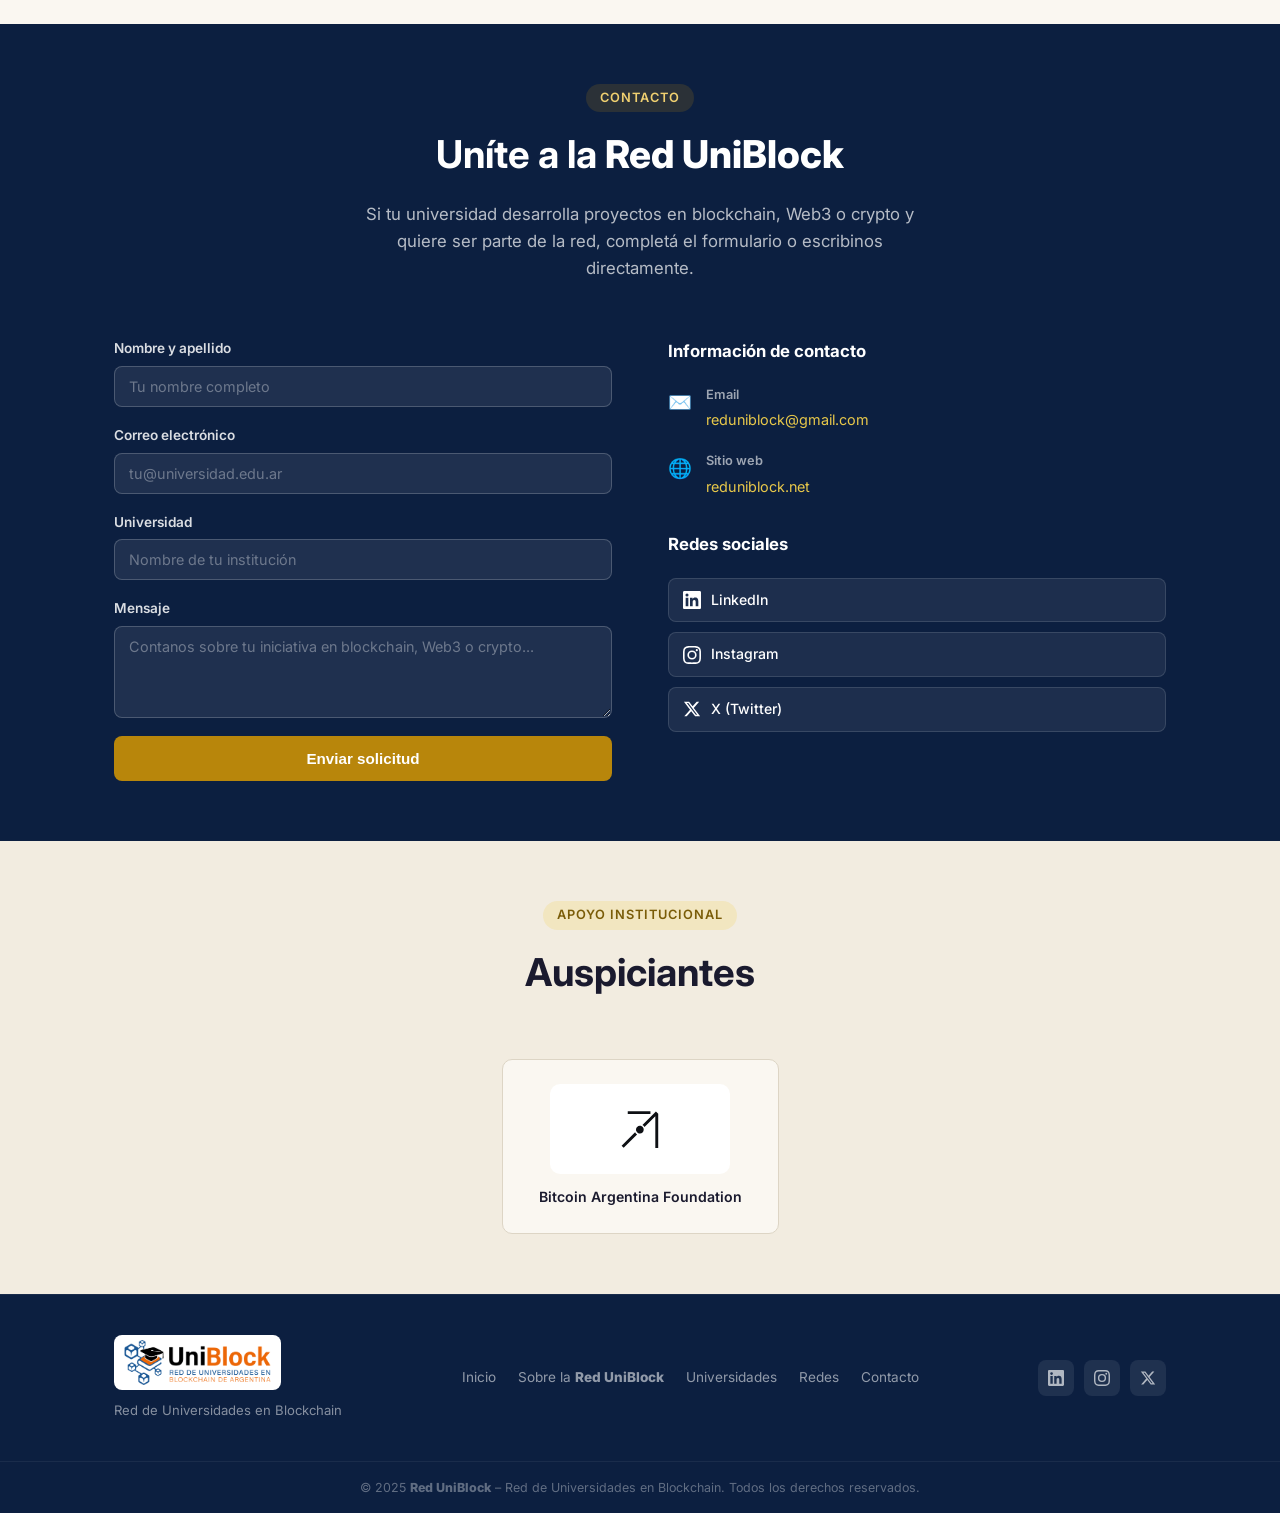
<file: versiones/v3/index.html>
<!DOCTYPE html>
<html lang="es">
<head>
  <meta charset="UTF-8" />
  <meta name="viewport" content="width=device-width, initial-scale=1.0" />
  <title>Red UniBlock – Red de Universidades en Blockchain</title>
  <link rel="preconnect" href="https://fonts.googleapis.com" />
  <link rel="preconnect" href="https://fonts.gstatic.com" crossorigin />
  <link href="https://fonts.googleapis.com/css2?family=Inter:wght@300;400;500;600;700&display=swap" rel="stylesheet" />
  <link rel="stylesheet" href="style.css" />
</head>
<body>

  <!-- NAVBAR -->
  <nav class="navbar" id="navbar">
    <div class="container nav-inner">
      <a href="#inicio" class="nav-logo">
        <img src="logo.png" alt="Uniblock" id="logo-img" />
      </a>
      <button class="nav-toggle" id="nav-toggle" aria-label="Menú">
        <span></span><span></span><span></span>
      </button>
      <ul class="nav-links" id="nav-links">
        <li><a href="#inicio">Inicio</a></li>
        <li><a href="#sobre">Sobre la <span class="brand-uni">Red Uni</span><span class="brand-block">Block</span></a></li>
        <li><a href="#universidades">Universidades</a></li>
        <li><a href="#noticias">Redes</a></li>
        <li><a href="#contacto" class="btn-nav">Unirse</a></li>
      </ul>
    </div>
  </nav>

  <!-- HERO -->
  <section class="hero" id="inicio">
    <div class="hero-bg"></div>
    <div class="container hero-content">
      <div class="hero-left">
        <img src="logo.png" alt="Uniblock" class="hero-logo" />
        <p class="hero-sub">
          Red interuniversitaria que promueve la educación, investigación<br />
          y aplicación de blockchain, Web3 y ecosistema crypto en el ámbito académico.
        </p>
        <div class="hero-actions">
          <a href="#sobre" class="btn btn-primary">Conocer más</a>
          <a href="#contacto" class="btn btn-outline">Sumar tu universidad</a>
        </div>
      </div>
      <div class="hero-right">
        <div class="hero-video-clip">
          <video class="hero-video" controls preload="metadata">
            <source src="Video_RedUniBlock1.mp4" type="video/mp4" />
          </video>
        </div>
      </div>
    </div>
  </section>

  <!-- SOBRE UNIBLOCK -->
  <section class="section section-light" id="sobre">
    <div class="container">
      <div class="section-header">
        <span class="section-tag">¿Quiénes somos?</span>
        <h2>Sobre la <span class="brand-uni">Red Uni</span><span class="brand-block">Block</span></h2>
        <p class="section-desc">
          La <span class="brand-uni">Red Uni</span><span class="brand-block">Block</span> nació de la voluntad de universidades argentinas de aunar esfuerzos para construir
          un ecosistema académico centrado en blockchain, Web3 y ecosistema crypto.
        </p>
      </div>

      <div class="about-grid">
        <div class="about-text">
          <p>
            La <span class="brand-uni">Red Uni</span><span class="brand-block">Block</span> es una red interuniversitaria integrada por instituciones comprometidas
            con el desarrollo, la investigación y la aplicación de blockchain, Web3 y ecosistema crypto
            en el ámbito académico.
          </p>
          <p>
            Reconociéndose como pares fundadoras, las instituciones miembro se comprometieron
            a colaborar en la formación de talento especializado, la investigación
            interdisciplinaria y el desarrollo de estándares académicos vinculados a
            tecnologías descentralizadas.
          </p>
          <p>
            La <span class="brand-uni">Red Uni</span><span class="brand-block">Block</span> está abierta a todas las universidades e institutos universitarios de
            Argentina que desarrollen proyectos, investigaciones o programas
            académicos relacionados con blockchain, Web3 o ecosistema crypto.
          </p>
        </div>

        <div class="objectives">
          <h3>Objetivos de la red</h3>
          <ul class="obj-list">
            <li>
              <span class="obj-icon">🎓</span>
              <div>
                <strong>Colaboración académica</strong>
                <p>Perfeccionamiento docente, innovación curricular y desarrollo tecnológico en blockchain, Web3 y crypto.</p>
              </div>
            </li>
            <li>
              <span class="obj-icon">🔬</span>
              <div>
                <strong>Investigación y desarrollo</strong>
                <p>Impulso de proyectos científicos e implementación de blockchain y Web3 en sistemas universitarios.</p>
              </div>
            </li>
            <li>
              <span class="obj-icon">🌐</span>
              <div>
                <strong>Referencia en políticas</strong>
                <p>Ser referente en políticas educativas y tecnológicas vinculadas a blockchain, Web3 y ecosistema crypto.</p>
              </div>
            </li>
            <li>
              <span class="obj-icon">🤝</span>
              <div>
                <strong>Vinculación con el ecosistema</strong>
                <p>Articulación con empresas, organismos públicos y comunidades del ecosistema blockchain, Web3 y crypto.</p>
              </div>
            </li>
          </ul>
        </div>
      </div>

      <h3 class="actions-title">Líneas de acción</h3>
      <div class="actions-grid">
        <div class="action-card">
          <div class="action-icon">📚</div>
          <h4>Desarrollo curricular</h4>
          <p>Incorporación de contenidos, materias y programas académicos en blockchain, Web3 y crypto.</p>
        </div>
        <div class="action-card">
          <div class="action-icon">🧪</div>
          <h4>Investigación</h4>
          <p>Convocatoria a equipos mixtos de investigación interuniversitaria.</p>
        </div>
        <div class="action-card">
          <div class="action-icon">🏭</div>
          <h4>Vinculación con la industria</h4>
          <p>Articulación con sectores públicos y privados para la adopción de blockchain y Web3.</p>
        </div>
        <div class="action-card">
          <div class="action-icon">🎙️</div>
          <h4>Eventos y divulgación</h4>
          <p>Congresos, jornadas, hackathons y encuentros académicos sobre blockchain, Web3 y crypto.</p>
        </div>
        <div class="action-card">
          <div class="action-icon">🏅</div>
          <h4>Certificación académica</h4>
          <p>Desarrollo de estándares y certificaciones verificadas mediante blockchain.</p>
        </div>
        <div class="action-card">
          <div class="action-icon">🌍</div>
          <h4>Internacionalización</h4>
          <p>Alianzas con universidades extranjeras y participación en foros internacionales.</p>
        </div>
      </div>
    </div>
  </section>

  <!-- UNIVERSIDADES MIEMBRO -->
  <section class="section section-gray" id="universidades">
    <div class="container">
      <div class="section-header">
        <span class="section-tag">Instituciones</span>
        <h2>Universidades miembro</h2>
        <p class="section-desc">
          La <span class="brand-uni">Red Uni</span><span class="brand-block">Block</span> está integrada por universidades públicas y privadas comprometidas
          con la innovación en blockchain, Web3 y ecosistema crypto.
        </p>
      </div>

      <h3 class="uni-group-title">Universidades fundadoras</h3>
      <div class="uni-grid">

        <!-- UCH -->
        <div class="uni-card">
          <div class="uni-logo-wrap uni-size-uch">
            <img src="logos/uch.svg" alt="UCH" class="uni-logo" onerror="this.style.display='none';this.nextElementSibling.style.display='flex'" />
            <div class="uni-logo-placeholder" style="display:none">UCH</div>
          </div>
          <div class="uni-info">
            <h4>Universidad Champagnat</h4>
            <span class="uni-location">Mendoza, Argentina</span>
            <div class="uni-social">
              <a href="https://www.uch.edu.ar" target="_blank" rel="noopener" title="Sitio web">🌐</a>
              <a href="https://ar.linkedin.com/school/universidad-champagnat/" target="_blank" rel="noopener" title="LinkedIn">in</a>
              <a href="https://www.instagram.com/uchampagnat/" target="_blank" rel="noopener" title="Instagram">ig</a>
              <a href="https://x.com/uchampagnat" target="_blank" rel="noopener" title="X">𝕏</a>
            </div>
          </div>
        </div>

        <!-- UNMDP -->
        <div class="uni-card">
          <div class="uni-logo-wrap uni-size-unmdp">
            <img src="logos/unmdp.svg" alt="UNMDP" class="uni-logo" onerror="this.style.display='none';this.nextElementSibling.style.display='flex'" />
            <div class="uni-logo-placeholder" style="display:none">UNMDP</div>
          </div>
          <div class="uni-info">
            <h4>Universidad Nacional de Mar del Plata</h4>
            <span class="uni-location">Buenos Aires, Argentina</span>
            <div class="uni-social">
              <a href="https://www.mdp.edu.ar" target="_blank" rel="noopener" title="Sitio web">🌐</a>
              <a href="https://www.linkedin.com/school/universidad-nacional-de-mar-del-plata/" target="_blank" rel="noopener" title="LinkedIn">in</a>
              <a href="https://www.instagram.com/unmdp_oficial/" target="_blank" rel="noopener" title="Instagram">ig</a>
              <a href="https://x.com/unmdp" target="_blank" rel="noopener" title="X">𝕏</a>
            </div>
          </div>
        </div>

        <!-- UNR -->
        <div class="uni-card">
          <div class="uni-logo-wrap">
            <img src="logos/unr.png" alt="UNR" class="uni-logo" onerror="this.style.display='none';this.nextElementSibling.style.display='flex'" />
            <div class="uni-logo-placeholder" style="display:none">UNR</div>
          </div>
          <div class="uni-info">
            <h4>Universidad Nacional de Rosario</h4>
            <span class="uni-location">Santa Fe, Argentina</span>
            <div class="uni-social">
              <a href="https://www.unr.edu.ar" target="_blank" rel="noopener" title="Sitio web">🌐</a>
              <a href="https://www.linkedin.com/school/universidad-nacional-de-rosario/" target="_blank" rel="noopener" title="LinkedIn">in</a>
              <a href="https://www.instagram.com/unroficial/" target="_blank" rel="noopener" title="Instagram">ig</a>
              <a href="https://x.com/UNRoficial" target="_blank" rel="noopener" title="X">𝕏</a>
            </div>
          </div>
        </div>

        <!-- UB -->
        <div class="uni-card">
          <div class="uni-logo-wrap uni-size-ub">
            <img src="logos/ub.svg" alt="UB" class="uni-logo" onerror="this.style.display='none';this.nextElementSibling.style.display='flex'" />
            <div class="uni-logo-placeholder" style="display:none">UB</div>
          </div>
          <div class="uni-info">
            <h4>Universidad de Belgrano</h4>
            <span class="uni-location">Buenos Aires, Argentina</span>
            <div class="uni-social">
              <a href="https://www.ub.edu.ar" target="_blank" rel="noopener" title="Sitio web">🌐</a>
              <a href="https://www.linkedin.com/school/universidad-de-belgrano/" target="_blank" rel="noopener" title="LinkedIn">in</a>
              <a href="https://www.instagram.com/universidadbelgrano/" target="_blank" rel="noopener" title="Instagram">ig</a>
              <a href="https://x.com/ubeduar" target="_blank" rel="noopener" title="X">𝕏</a>
            </div>
          </div>
        </div>

        <!-- UTN.BA -->
        <div class="uni-card">
          <div class="uni-logo-wrap">
            <img src="logos/utn.jpg" alt="UTN.BA" class="uni-logo" onerror="this.style.display='none';this.nextElementSibling.style.display='flex'" />
            <div class="uni-logo-placeholder" style="display:none">UTN.BA</div>
          </div>
          <div class="uni-info">
            <h4>UTN Facultad Regional Buenos Aires</h4>
            <span class="uni-location">Buenos Aires, Argentina</span>
            <div class="uni-social">
              <a href="https://www.frba.utn.edu.ar" target="_blank" rel="noopener" title="Sitio web">🌐</a>
              <a href="https://ar.linkedin.com/company/utn--regional-ba" target="_blank" rel="noopener" title="LinkedIn">in</a>
              <a href="https://www.instagram.com/utnba.ok/" target="_blank" rel="noopener" title="Instagram">ig</a>
              <a href="https://x.com/frbautn" target="_blank" rel="noopener" title="X">𝕏</a>
            </div>
          </div>
        </div>

        <!-- UTDT -->
        <div class="uni-card">
          <div class="uni-logo-wrap uni-size-utdt">
            <img src="logos/utdt.svg" alt="UTDT" class="uni-logo" onerror="this.style.display='none';this.nextElementSibling.style.display='flex'" />
            <div class="uni-logo-placeholder" style="display:none">UTDT</div>
          </div>
          <div class="uni-info">
            <h4>Universidad Torcuato Di Tella</h4>
            <span class="uni-location">Buenos Aires, Argentina</span>
            <div class="uni-social">
              <a href="https://www.utdt.edu" target="_blank" rel="noopener" title="Sitio web">🌐</a>
              <a href="https://www.linkedin.com/school/universidad-torcuato-di-tella/" target="_blank" rel="noopener" title="LinkedIn">in</a>
              <a href="https://www.instagram.com/univditella/" target="_blank" rel="noopener" title="Instagram">ig</a>
              <a href="https://x.com/utditella" target="_blank" rel="noopener" title="X">𝕏</a>
            </div>
          </div>
        </div>

      </div>

      <h3 class="uni-group-title">Universidades adherentes</h3>
      <div class="uni-grid uni-grid-small">

        <!-- UNCuyo -->
        <div class="uni-card">
          <div class="uni-logo-wrap">
            <img src="logos/uncuyo.svg" alt="UNCuyo" class="uni-logo" onerror="this.style.display='none';this.nextElementSibling.style.display='flex'" />
            <div class="uni-logo-placeholder" style="display:none">UNCuyo</div>
          </div>
          <div class="uni-info">
            <h4>Universidad Nacional de Cuyo</h4>
            <span class="uni-location">Mendoza, Argentina</span>
            <div class="uni-social">
              <a href="https://www.uncuyo.edu.ar" target="_blank" rel="noopener" title="Sitio web">🌐</a>
              <a href="https://ar.linkedin.com/school/uncuyo/" target="_blank" rel="noopener" title="LinkedIn">in</a>
              <a href="https://www.instagram.com/uncuyo/" target="_blank" rel="noopener" title="Instagram">ig</a>
              <a href="https://x.com/UNCUYO" target="_blank" rel="noopener" title="X">𝕏</a>
            </div>
          </div>
        </div>

        <!-- UdeMM -->
        <div class="uni-card">
          <div class="uni-logo-wrap">
            <img src="logos/udemm.png" alt="UdeMM" class="uni-logo" onerror="this.style.display='none';this.nextElementSibling.style.display='flex'" />
            <div class="uni-logo-placeholder" style="display:none">UdeMM</div>
          </div>
          <div class="uni-info">
            <h4>Universidad de la Marina Mercante</h4>
            <span class="uni-location">Buenos Aires, Argentina</span>
            <div class="uni-social">
              <a href="https://www.udemm.edu.ar" target="_blank" rel="noopener" title="Sitio web">🌐</a>
              <a href="https://ar.linkedin.com/school/universidad-de-la-marina-mercante/" target="_blank" rel="noopener" title="LinkedIn">in</a>
              <a href="https://www.instagram.com/udemmuniversidad/" target="_blank" rel="noopener" title="Instagram">ig</a>
              <a href="https://x.com/UdeMMoficial" target="_blank" rel="noopener" title="X">𝕏</a>
            </div>
          </div>
        </div>

        <!-- UBA -->
        <div class="uni-card">
          <div class="uni-logo-wrap">
            <img src="logos/uba.png" alt="UBA" class="uni-logo" onerror="this.style.display='none';this.nextElementSibling.style.display='flex'" />
            <div class="uni-logo-placeholder" style="display:none">UBA</div>
          </div>
          <div class="uni-info">
            <h4>Universidad de Buenos Aires</h4>
            <span class="uni-location">Buenos Aires, Argentina</span>
            <div class="uni-social">
              <a href="https://www.uba.ar" target="_blank" rel="noopener" title="Sitio web">🌐</a>
              <a href="https://www.linkedin.com/school/universidad-de-buenos-aires/" target="_blank" rel="noopener" title="LinkedIn">in</a>
              <a href="https://www.instagram.com/uba_ar/" target="_blank" rel="noopener" title="Instagram">ig</a>
              <a href="https://x.com/UBARectorado" target="_blank" rel="noopener" title="X">𝕏</a>
            </div>
          </div>
        </div>

        <!-- Siglo 21 -->
        <div class="uni-card">
          <div class="uni-logo-wrap uni-size-siglo21">
            <img src="logos/siglo21.jpg" alt="Siglo 21" class="uni-logo" onerror="this.style.display='none';this.nextElementSibling.style.display='flex'" />
            <div class="uni-logo-placeholder" style="display:none">Siglo 21</div>
          </div>
          <div class="uni-info">
            <h4>Universidad Siglo 21</h4>
            <span class="uni-location">Córdoba, Argentina</span>
            <div class="uni-social">
              <a href="https://www.21.edu.ar" target="_blank" rel="noopener" title="Sitio web">🌐</a>
              <a href="https://www.linkedin.com/school/lasiglo21/" target="_blank" rel="noopener" title="LinkedIn">in</a>
              <a href="https://www.instagram.com/lasiglo21/" target="_blank" rel="noopener" title="Instagram">ig</a>
              <a href="https://x.com/LaSiglo21" target="_blank" rel="noopener" title="X">𝕏</a>
            </div>
          </div>
        </div>

        <!-- En proceso -->
        <div class="uni-card uni-card-pending">
          <div class="uni-logo-wrap">
            <div class="pending-icon">🏛️</div>
          </div>
          <div class="uni-info">
            <h4>+15 universidades</h4>
            <span class="uni-location">En proceso de incorporación</span>
            <p class="pending-text">Más de 15 universidades se encuentran en proceso de incorporarse a la <span class="brand-uni">Red Uni</span><span class="brand-block">Block</span>.</p>
          </div>
        </div>

      </div>

      <div class="join-banner">
        <p>¿Tu universidad trabaja en blockchain, Web3 o crypto? <strong>Sumate a la <span class="brand-uni">Red Uni</span><span class="brand-block">Block</span>.</strong></p>
        <a href="#contacto" class="btn btn-primary">Solicitar incorporación</a>
      </div>
    </div>
  </section>

  <!-- REDES SOCIALES / NOTICIAS -->
  <section class="section section-light" id="noticias">
    <div class="container">
      <div class="section-header">
        <span class="section-tag">Actualidad</span>
        <h2>Seguinos en las redes sociales</h2>
        <p class="section-desc">Las últimas novedades de <span class="brand-uni">Red Uni</span><span class="brand-block">Block</span> en nuestras redes sociales.</p>
      </div>

      <div class="social-feed-grid">

        <!-- X / Twitter timeline embed -->
        <div class="feed-card">
          <div class="feed-header">
            <svg class="feed-icon" viewBox="0 0 24 24" fill="currentColor"><path d="M18.244 2.25h3.308l-7.227 8.26 8.502 11.24H16.17l-5.214-6.817L4.99 21.75H1.68l7.73-8.835L1.254 2.25H8.08l4.713 6.231zm-1.161 17.52h1.833L7.084 4.126H5.117z"/></svg>
            <span>X (Twitter)</span>
          </div>
          <div class="feed-body">
            <a class="twitter-timeline"
               data-lang="es"
               data-height="480"
               data-theme="light"
               href="https://x.com/reduniblock">
              Tweets de @reduniblock
            </a>
            <script async src="https://platform.twitter.com/widgets.js" charset="utf-8"></script>
          </div>
        </div>

        <!-- Instagram -->
        <div class="feed-card">
          <div class="feed-header">
            <svg class="feed-icon" viewBox="0 0 24 24" fill="currentColor"><path d="M12 2.163c3.204 0 3.584.012 4.85.07 3.252.148 4.771 1.691 4.919 4.919.058 1.265.069 1.645.069 4.849 0 3.205-.012 3.584-.069 4.849-.149 3.225-1.664 4.771-4.919 4.919-1.266.058-1.644.07-4.85.07-3.204 0-3.584-.012-4.849-.07-3.26-.149-4.771-1.699-4.919-4.92-.058-1.265-.07-1.644-.07-4.849 0-3.204.013-3.583.07-4.849.149-3.227 1.664-4.771 4.919-4.919 1.266-.057 1.645-.069 4.849-.069zM12 0C8.741 0 8.333.014 7.053.072 2.695.272.273 2.69.073 7.052.014 8.333 0 8.741 0 12c0 3.259.014 3.668.072 4.948.2 4.358 2.618 6.78 6.98 6.98C8.333 23.986 8.741 24 12 24c3.259 0 3.668-.014 4.948-.072 4.354-.2 6.782-2.618 6.979-6.98.059-1.28.073-1.689.073-4.948 0-3.259-.014-3.667-.072-4.947-.196-4.354-2.617-6.78-6.979-6.98C15.668.014 15.259 0 12 0zm0 5.838a6.162 6.162 0 100 12.324 6.162 6.162 0 000-12.324zM12 16a4 4 0 110-8 4 4 0 010 8zm6.406-11.845a1.44 1.44 0 100 2.881 1.44 1.44 0 000-2.881z"/></svg>
            <span>Instagram</span>
          </div>
          <div class="feed-body">
            <behold-widget feed-id="xU2tzc4oIGuksZ4J9MhQ"></behold-widget>
            <script>
              (() => {
                const d=document,s=d.createElement("script");s.type="module";
                s.src="https://w.behold.so/widget.js";d.head.append(s);
              })();
            </script>
          </div>
        </div>

        <!-- LinkedIn -->
        <div class="feed-card">
          <div class="feed-header">
            <svg class="feed-icon" viewBox="0 0 24 24" fill="currentColor"><path d="M20.447 20.452h-3.554v-5.569c0-1.328-.027-3.037-1.852-3.037-1.853 0-2.136 1.445-2.136 2.939v5.667H9.351V9h3.414v1.561h.046c.477-.9 1.637-1.85 3.37-1.85 3.601 0 4.267 2.37 4.267 5.455v6.286zM5.337 7.433a2.062 2.062 0 01-2.063-2.065 2.064 2.064 0 112.063 2.065zm1.782 13.019H3.555V9h3.564v11.452zM22.225 0H1.771C.792 0 0 .774 0 1.729v20.542C0 23.227.792 24 1.771 24h20.451C23.2 24 24 23.227 24 22.271V1.729C24 .774 23.2 0 22.222 0h.003z"/></svg>
            <span>LinkedIn</span>
          </div>
          <div class="feed-body feed-placeholder">
            <p>Conectate con <span class="brand-uni">Red Uni</span><span class="brand-block">Block</span> en LinkedIn para estar al tanto de publicaciones académicas y noticias de la red.</p>
            <a href="https://www.linkedin.com/company/reduniblock" target="_blank" rel="noopener" class="btn btn-primary feed-btn">
              Ver <span class="brand-uni">Red Uni</span><span class="brand-block">Block</span>
            </a>
          </div>
        </div>

      </div>
    </div>
  </section>

  <!-- CONTACTO -->
  <section class="section section-dark" id="contacto">
    <div class="container">
      <div class="section-header section-header-light">
        <span class="section-tag tag-light">Contacto</span>
        <h2>Uníte a la <span class="brand-uni">Red Uni</span><span class="brand-block">Block</span></h2>
        <p class="section-desc">
          Si tu universidad desarrolla proyectos en blockchain, Web3 o crypto y quiere ser parte de la red,
          completá el formulario o escribinos directamente.
        </p>
      </div>

      <div class="contact-grid">
        <form class="contact-form" id="contact-form">
          <div class="form-group">
            <label for="nombre">Nombre y apellido</label>
            <input type="text" id="nombre" name="nombre" placeholder="Tu nombre completo" required />
          </div>
          <div class="form-group">
            <label for="email">Correo electrónico</label>
            <input type="email" id="email" name="email" placeholder="tu@universidad.edu.ar" required />
          </div>
          <div class="form-group">
            <label for="universidad">Universidad</label>
            <input type="text" id="universidad" name="universidad" placeholder="Nombre de tu institución" required />
          </div>
          <div class="form-group">
            <label for="mensaje">Mensaje</label>
            <textarea id="mensaje" name="mensaje" rows="4" placeholder="Contanos sobre tu iniciativa en blockchain, Web3 o crypto..."></textarea>
          </div>
          <button type="submit" class="btn btn-primary btn-full">Enviar solicitud</button>
        </form>

        <div class="contact-info">
          <h3>Información de contacto</h3>
          <div class="contact-item">
            <span class="contact-icon">✉️</span>
            <div>
              <strong>Email</strong>
              <a href="mailto:reduniblock@gmail.com">reduniblock@gmail.com</a>
            </div>
          </div>
          <div class="contact-item">
            <span class="contact-icon">🌐</span>
            <div>
              <strong>Sitio web</strong>
              <a href="https://reduniblock.net">reduniblock.net</a>
            </div>
          </div>

          <h3 class="mt-32">Redes sociales</h3>
          <div class="social-links">
            <a href="https://www.linkedin.com/company/reduniblock" target="_blank" rel="noopener" class="social-btn">
              <svg viewBox="0 0 24 24" fill="currentColor"><path d="M20.447 20.452h-3.554v-5.569c0-1.328-.027-3.037-1.852-3.037-1.853 0-2.136 1.445-2.136 2.939v5.667H9.351V9h3.414v1.561h.046c.477-.9 1.637-1.85 3.37-1.85 3.601 0 4.267 2.37 4.267 5.455v6.286zM5.337 7.433a2.062 2.062 0 01-2.063-2.065 2.064 2.064 0 112.063 2.065zm1.782 13.019H3.555V9h3.564v11.452zM22.225 0H1.771C.792 0 0 .774 0 1.729v20.542C0 23.227.792 24 1.771 24h20.451C23.2 24 24 23.227 24 22.271V1.729C24 .774 23.2 0 22.222 0h.003z"/></svg>
              LinkedIn
            </a>
            <a href="https://www.instagram.com/reduniblock/" target="_blank" rel="noopener" class="social-btn">
              <svg viewBox="0 0 24 24" fill="currentColor"><path d="M12 2.163c3.204 0 3.584.012 4.85.07 3.252.148 4.771 1.691 4.919 4.919.058 1.265.069 1.645.069 4.849 0 3.205-.012 3.584-.069 4.849-.149 3.225-1.664 4.771-4.919 4.919-1.266.058-1.644.07-4.85.07-3.204 0-3.584-.012-4.849-.07-3.26-.149-4.771-1.699-4.919-4.92-.058-1.265-.07-1.644-.07-4.849 0-3.204.013-3.583.07-4.849.149-3.227 1.664-4.771 4.919-4.919 1.266-.057 1.645-.069 4.849-.069zM12 0C8.741 0 8.333.014 7.053.072 2.695.272.273 2.69.073 7.052.014 8.333 0 8.741 0 12c0 3.259.014 3.668.072 4.948.2 4.358 2.618 6.78 6.98 6.98C8.333 23.986 8.741 24 12 24c3.259 0 3.668-.014 4.948-.072 4.354-.2 6.782-2.618 6.979-6.98.059-1.28.073-1.689.073-4.948 0-3.259-.014-3.667-.072-4.947-.196-4.354-2.617-6.78-6.979-6.98C15.668.014 15.259 0 12 0zm0 5.838a6.162 6.162 0 100 12.324 6.162 6.162 0 000-12.324zM12 16a4 4 0 110-8 4 4 0 010 8zm6.406-11.845a1.44 1.44 0 100 2.881 1.44 1.44 0 000-2.881z"/></svg>
              Instagram
            </a>
            <a href="https://x.com/reduniblock" target="_blank" rel="noopener" class="social-btn">
              <svg viewBox="0 0 24 24" fill="currentColor"><path d="M18.244 2.25h3.308l-7.227 8.26 8.502 11.24H16.17l-5.214-6.817L4.99 21.75H1.68l7.73-8.835L1.254 2.25H8.08l4.713 6.231zm-1.161 17.52h1.833L7.084 4.126H5.117z"/></svg>
              X (Twitter)
            </a>
          </div>
        </div>
      </div>
    </div>
  </section>

  <!-- AUSPICIANTES -->
  <section class="section section-gray sponsors-section" id="auspiciantes">
    <div class="container">
      <div class="section-header">
        <span class="section-tag">Apoyo institucional</span>
        <h2>Auspiciantes</h2>
      </div>
      <div class="sponsors-grid">
        <a href="https://www.blockchainacceleration.org/" target="_blank" rel="noopener" class="sponsor-card">
          <div class="sponsor-logo-wrap">
            <img src="logos/baf.svg" alt="BAF" class="sponsor-logo" onerror="this.style.display='none';this.nextElementSibling.style.display='flex'" />
            <div class="sponsor-placeholder" style="display:none">BAF</div>
          </div>
          <span class="sponsor-name">Bitcoin Argentina Foundation</span>
        </a>
      </div>
    </div>
  </section>

  <!-- FOOTER -->
  <footer class="footer">
    <div class="container footer-inner">
      <div class="footer-brand">
        <img src="logo.png" alt="Uniblock" class="footer-logo" />
        <p>Red de Universidades en Blockchain</p>
      </div>
      <div class="footer-links">
        <a href="#inicio">Inicio</a>
        <a href="#sobre">Sobre la <span class="brand-uni">Red Uni</span><span class="brand-block">Block</span></a>
        <a href="#universidades">Universidades</a>
        <a href="#noticias">Redes</a>
        <a href="#contacto">Contacto</a>
      </div>
      <div class="footer-social">
        <a href="https://www.linkedin.com/company/reduniblock" target="_blank" rel="noopener" aria-label="LinkedIn">
          <svg viewBox="0 0 24 24" fill="currentColor"><path d="M20.447 20.452h-3.554v-5.569c0-1.328-.027-3.037-1.852-3.037-1.853 0-2.136 1.445-2.136 2.939v5.667H9.351V9h3.414v1.561h.046c.477-.9 1.637-1.85 3.37-1.85 3.601 0 4.267 2.37 4.267 5.455v6.286zM5.337 7.433a2.062 2.062 0 01-2.063-2.065 2.064 2.064 0 112.063 2.065zm1.782 13.019H3.555V9h3.564v11.452zM22.225 0H1.771C.792 0 0 .774 0 1.729v20.542C0 23.227.792 24 1.771 24h20.451C23.2 24 24 23.227 24 22.271V1.729C24 .774 23.2 0 22.222 0h.003z"/></svg>
        </a>
        <a href="https://www.instagram.com/reduniblock/" target="_blank" rel="noopener" aria-label="Instagram">
          <svg viewBox="0 0 24 24" fill="currentColor"><path d="M12 2.163c3.204 0 3.584.012 4.85.07 3.252.148 4.771 1.691 4.919 4.919.058 1.265.069 1.645.069 4.849 0 3.205-.012 3.584-.069 4.849-.149 3.225-1.664 4.771-4.919 4.919-1.266.058-1.644.07-4.85.07-3.204 0-3.584-.012-4.849-.07-3.26-.149-4.771-1.699-4.919-4.92-.058-1.265-.07-1.644-.07-4.849 0-3.204.013-3.583.07-4.849.149-3.227 1.664-4.771 4.919-4.919 1.266-.057 1.645-.069 4.849-.069zM12 0C8.741 0 8.333.014 7.053.072 2.695.272.273 2.69.073 7.052.014 8.333 0 8.741 0 12c0 3.259.014 3.668.072 4.948.2 4.358 2.618 6.78 6.98 6.98C8.333 23.986 8.741 24 12 24c3.259 0 3.668-.014 4.948-.072 4.354-.2 6.782-2.618 6.979-6.98.059-1.28.073-1.689.073-4.948 0-3.259-.014-3.667-.072-4.947-.196-4.354-2.617-6.78-6.979-6.98C15.668.014 15.259 0 12 0zm0 5.838a6.162 6.162 0 100 12.324 6.162 6.162 0 000-12.324zM12 16a4 4 0 110-8 4 4 0 010 8zm6.406-11.845a1.44 1.44 0 100 2.881 1.44 1.44 0 000-2.881z"/></svg>
        </a>
        <a href="https://x.com/reduniblock" target="_blank" rel="noopener" aria-label="X">
          <svg viewBox="0 0 24 24" fill="currentColor"><path d="M18.244 2.25h3.308l-7.227 8.26 8.502 11.24H16.17l-5.214-6.817L4.99 21.75H1.68l7.73-8.835L1.254 2.25H8.08l4.713 6.231zm-1.161 17.52h1.833L7.084 4.126H5.117z"/></svg>
        </a>
      </div>
    </div>
    <div class="footer-bottom">
      <p>&copy; 2025 <span class="brand-uni">Red Uni</span><span class="brand-block">Block</span> – Red de Universidades en Blockchain. Todos los derechos reservados.</p>
    </div>
  </footer>

  <script src="script.js"></script>
</body>
</html>
</file>
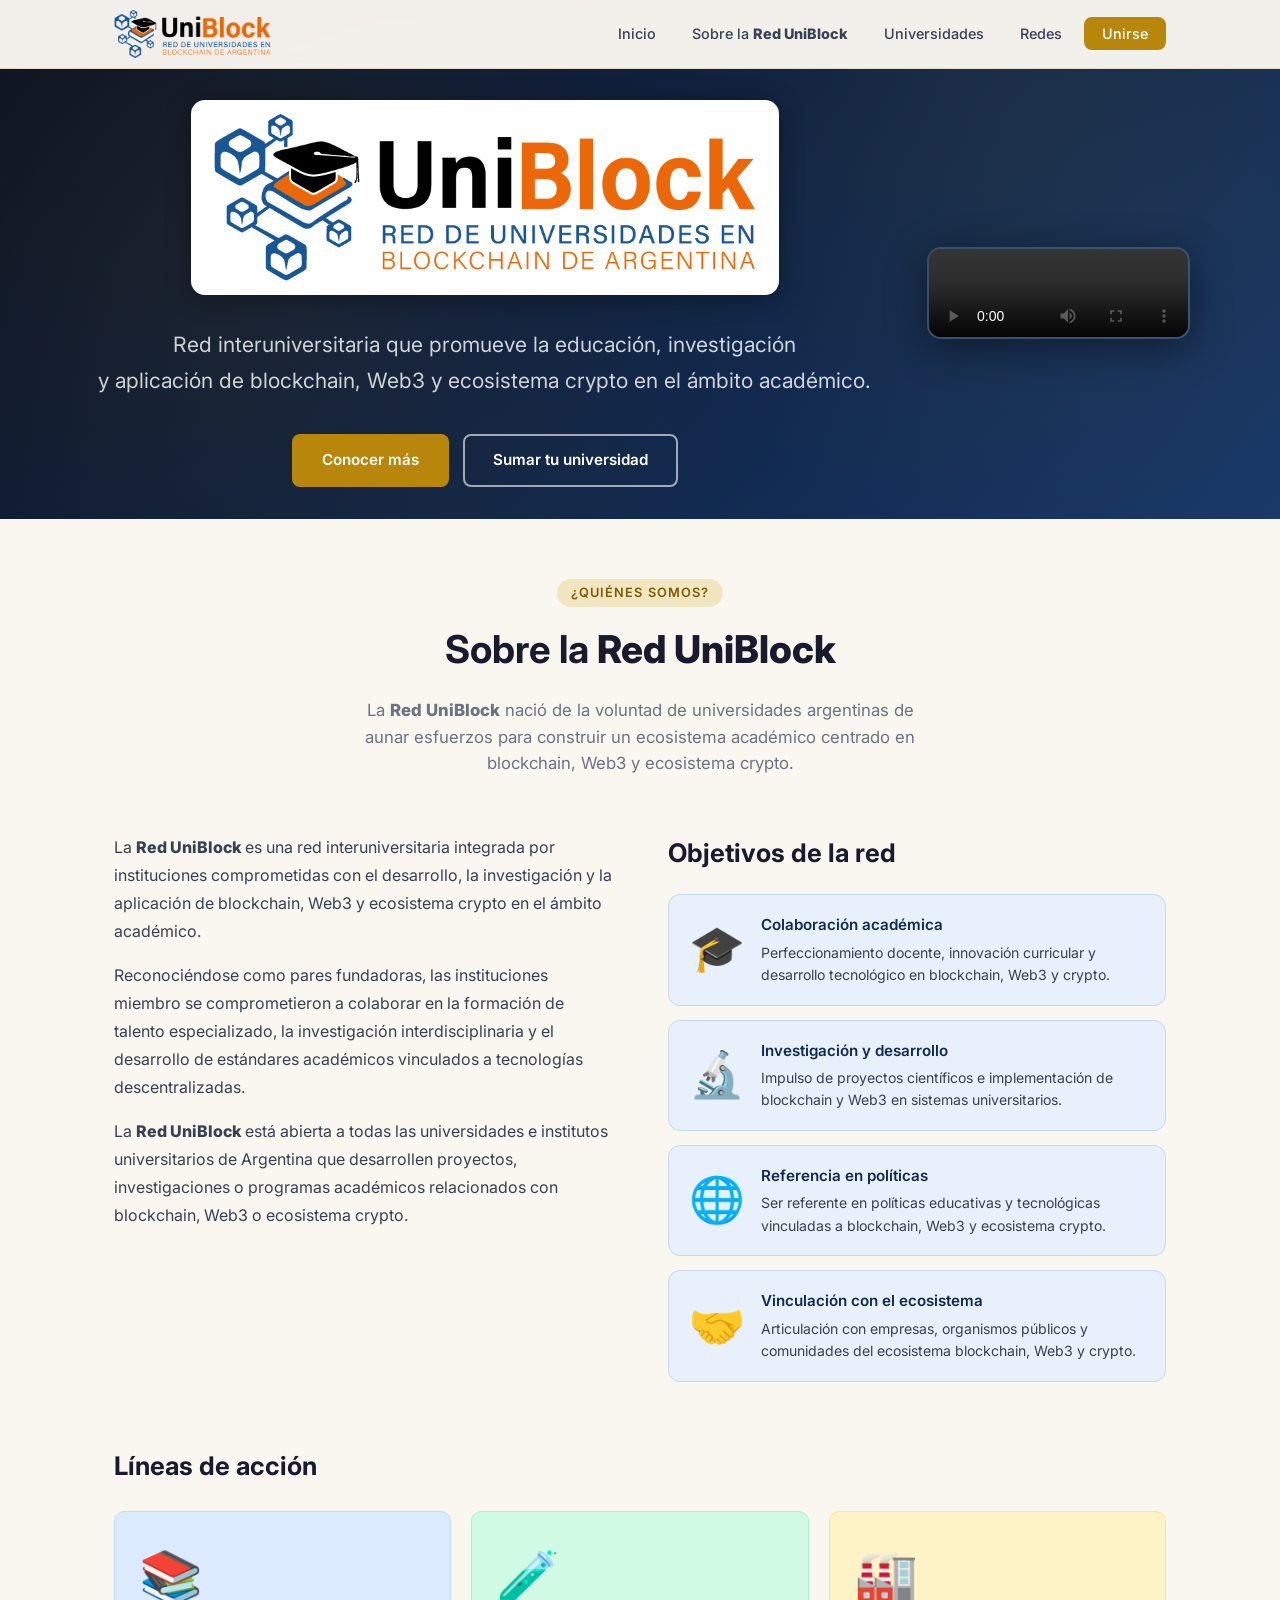
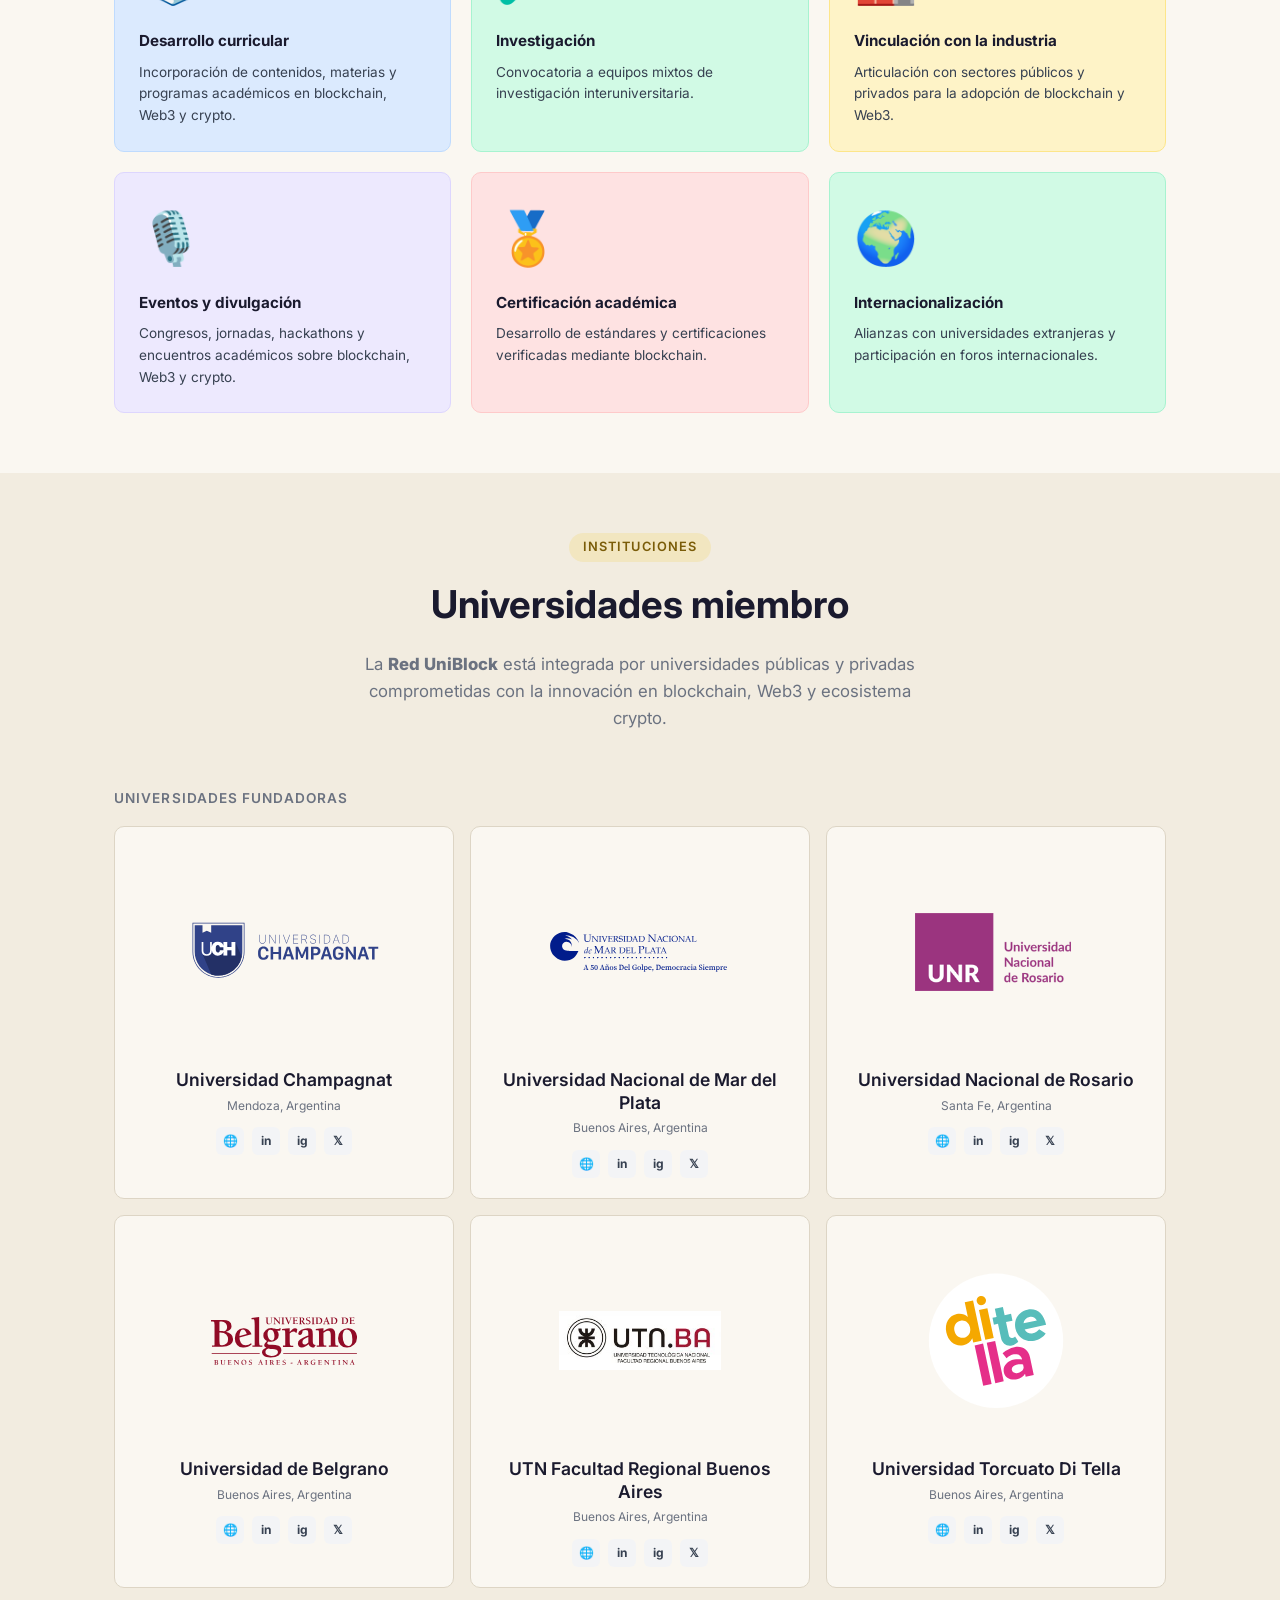
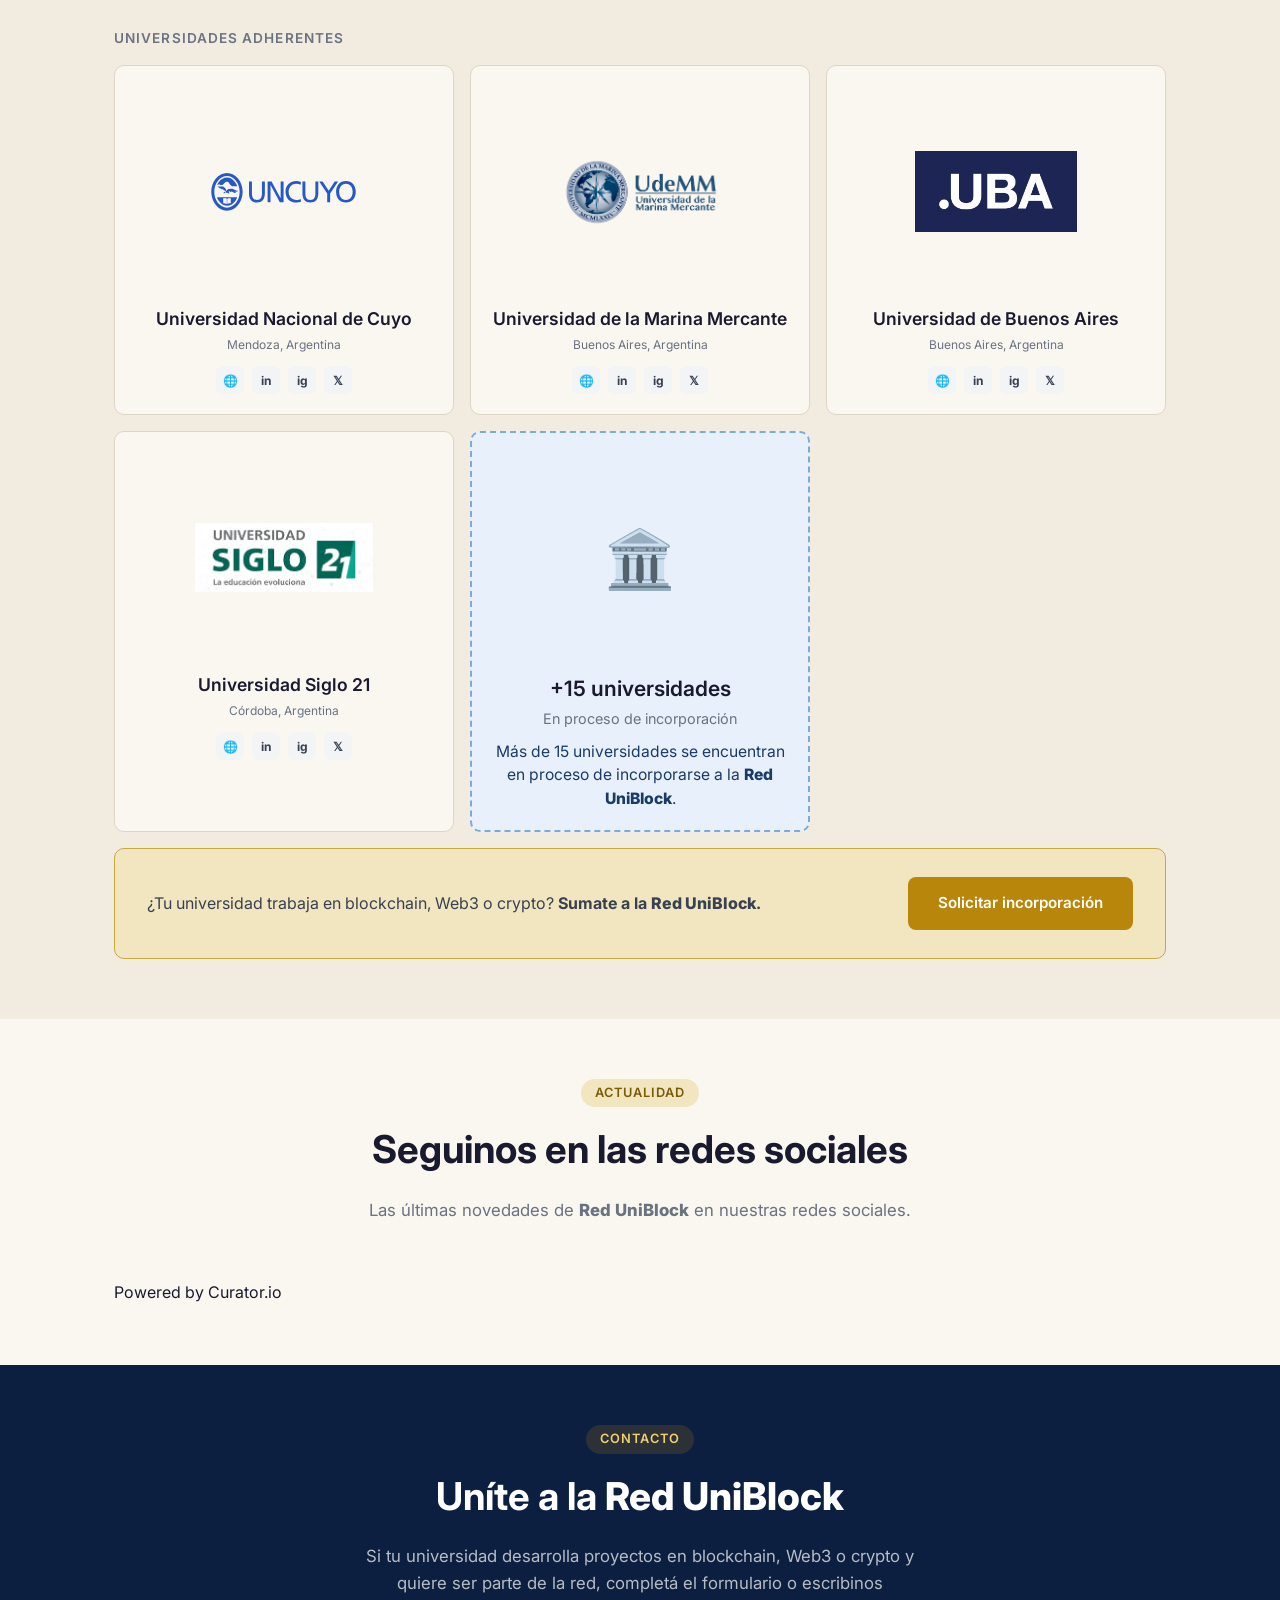
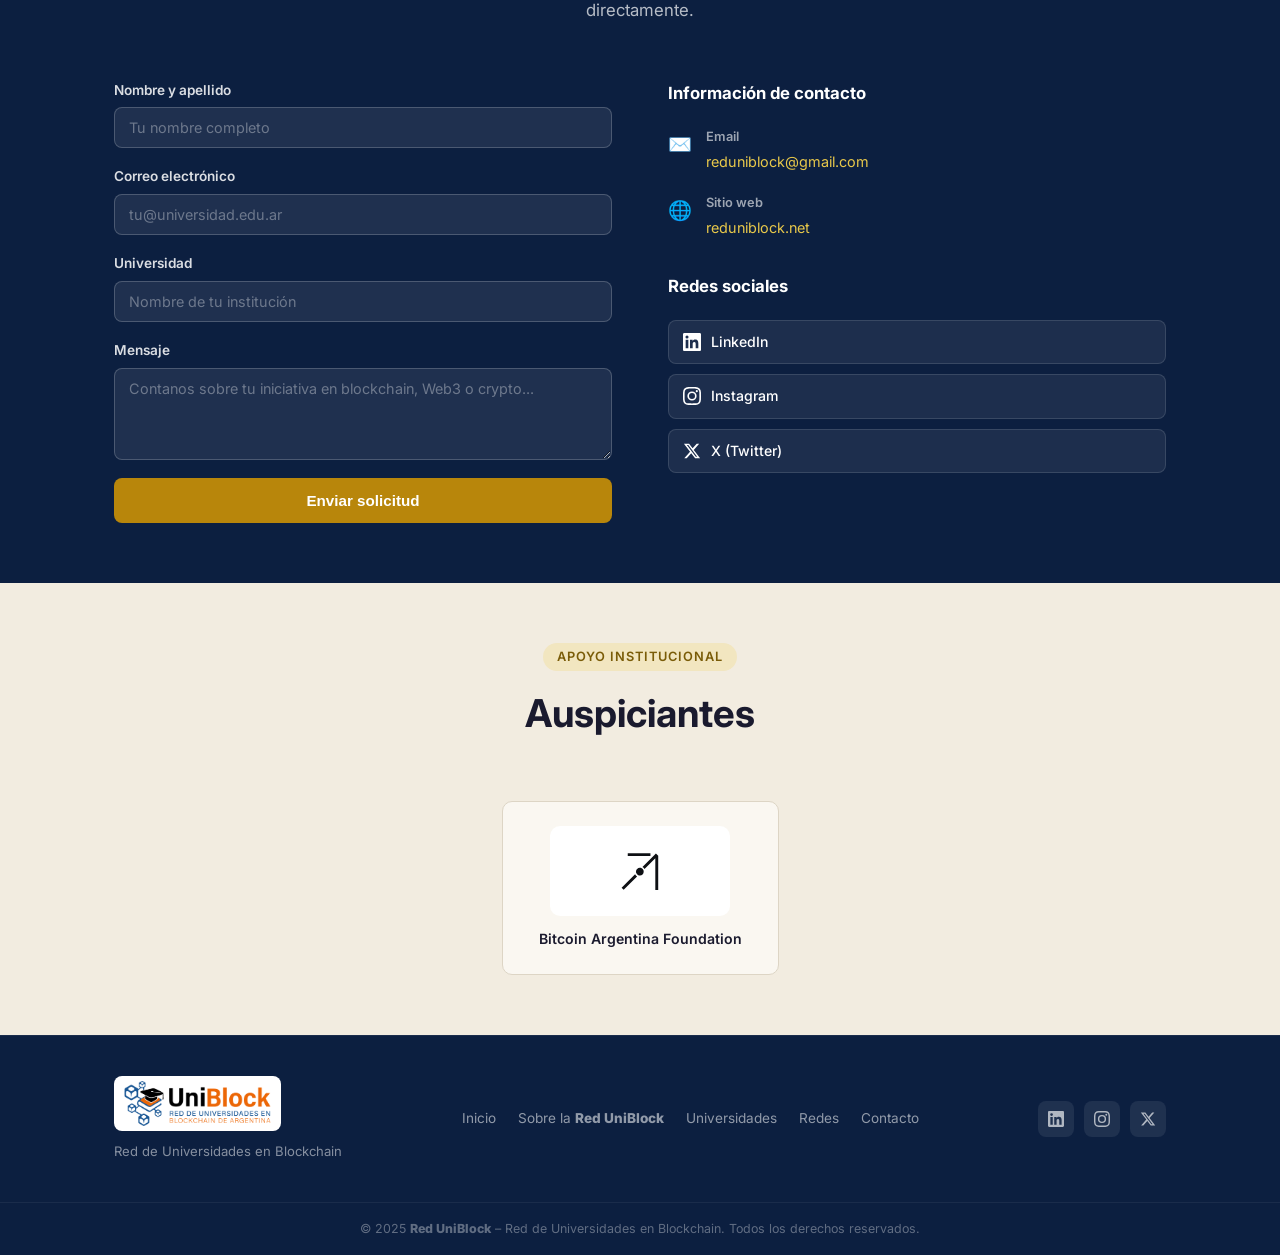
<file: versiones/v4/index.html>
<!DOCTYPE html>
<html lang="es">
<head>
  <meta charset="UTF-8" />
  <meta name="viewport" content="width=device-width, initial-scale=1.0" />
  <title>Red UniBlock – Red de Universidades en Blockchain</title>
  <link rel="preconnect" href="https://fonts.googleapis.com" />
  <link rel="preconnect" href="https://fonts.gstatic.com" crossorigin />
  <link href="https://fonts.googleapis.com/css2?family=Inter:wght@300;400;500;600;700&display=swap" rel="stylesheet" />
  <link rel="stylesheet" href="style.css" />
</head>
<body>

  <!-- NAVBAR -->
  <nav class="navbar" id="navbar">
    <div class="container nav-inner">
      <a href="#inicio" class="nav-logo">
        <img src="logo.png" alt="Uniblock" id="logo-img" />
      </a>
      <button class="nav-toggle" id="nav-toggle" aria-label="Menú">
        <span></span><span></span><span></span>
      </button>
      <ul class="nav-links" id="nav-links">
        <li><a href="#inicio">Inicio</a></li>
        <li><a href="#sobre">Sobre la <span class="brand-uni">Red Uni</span><span class="brand-block">Block</span></a></li>
        <li><a href="#universidades">Universidades</a></li>
        <li><a href="#noticias">Redes</a></li>
        <li><a href="#contacto" class="btn-nav">Unirse</a></li>
      </ul>
    </div>
  </nav>

  <!-- HERO -->
  <section class="hero" id="inicio">
    <div class="hero-bg"></div>
    <div class="container hero-content">
      <div class="hero-left">
        <img src="logo.png" alt="Uniblock" class="hero-logo" />
        <p class="hero-sub">
          Red interuniversitaria que promueve la educación, investigación<br />
          y aplicación de blockchain, Web3 y ecosistema crypto en el ámbito académico.
        </p>
        <div class="hero-actions">
          <a href="#sobre" class="btn btn-primary">Conocer más</a>
          <a href="#contacto" class="btn btn-outline">Sumar tu universidad</a>
        </div>
      </div>
      <div class="hero-right">
        <div class="hero-video-clip">
          <video class="hero-video" controls preload="metadata">
            <source src="Video_RedUniBlock1.mp4" type="video/mp4" />
          </video>
        </div>
      </div>
    </div>
  </section>

  <!-- SOBRE UNIBLOCK -->
  <section class="section section-light" id="sobre">
    <div class="container">
      <div class="section-header">
        <span class="section-tag">¿Quiénes somos?</span>
        <h2>Sobre la <span class="brand-uni">Red Uni</span><span class="brand-block">Block</span></h2>
        <p class="section-desc">
          La <span class="brand-uni">Red Uni</span><span class="brand-block">Block</span> nació de la voluntad de universidades argentinas de aunar esfuerzos para construir
          un ecosistema académico centrado en blockchain, Web3 y ecosistema crypto.
        </p>
      </div>

      <div class="about-grid">
        <div class="about-text">
          <p>
            La <span class="brand-uni">Red Uni</span><span class="brand-block">Block</span> es una red interuniversitaria integrada por instituciones comprometidas
            con el desarrollo, la investigación y la aplicación de blockchain, Web3 y ecosistema crypto
            en el ámbito académico.
          </p>
          <p>
            Reconociéndose como pares fundadoras, las instituciones miembro se comprometieron
            a colaborar en la formación de talento especializado, la investigación
            interdisciplinaria y el desarrollo de estándares académicos vinculados a
            tecnologías descentralizadas.
          </p>
          <p>
            La <span class="brand-uni">Red Uni</span><span class="brand-block">Block</span> está abierta a todas las universidades e institutos universitarios de
            Argentina que desarrollen proyectos, investigaciones o programas
            académicos relacionados con blockchain, Web3 o ecosistema crypto.
          </p>
        </div>

        <div class="objectives">
          <h3>Objetivos de la red</h3>
          <ul class="obj-list">
            <li>
              <span class="obj-icon">🎓</span>
              <div>
                <strong>Colaboración académica</strong>
                <p>Perfeccionamiento docente, innovación curricular y desarrollo tecnológico en blockchain, Web3 y crypto.</p>
              </div>
            </li>
            <li>
              <span class="obj-icon">🔬</span>
              <div>
                <strong>Investigación y desarrollo</strong>
                <p>Impulso de proyectos científicos e implementación de blockchain y Web3 en sistemas universitarios.</p>
              </div>
            </li>
            <li>
              <span class="obj-icon">🌐</span>
              <div>
                <strong>Referencia en políticas</strong>
                <p>Ser referente en políticas educativas y tecnológicas vinculadas a blockchain, Web3 y ecosistema crypto.</p>
              </div>
            </li>
            <li>
              <span class="obj-icon">🤝</span>
              <div>
                <strong>Vinculación con el ecosistema</strong>
                <p>Articulación con empresas, organismos públicos y comunidades del ecosistema blockchain, Web3 y crypto.</p>
              </div>
            </li>
          </ul>
        </div>
      </div>

      <h3 class="actions-title">Líneas de acción</h3>
      <div class="actions-grid">
        <div class="action-card">
          <div class="action-icon">📚</div>
          <h4>Desarrollo curricular</h4>
          <p>Incorporación de contenidos, materias y programas académicos en blockchain, Web3 y crypto.</p>
        </div>
        <div class="action-card">
          <div class="action-icon">🧪</div>
          <h4>Investigación</h4>
          <p>Convocatoria a equipos mixtos de investigación interuniversitaria.</p>
        </div>
        <div class="action-card">
          <div class="action-icon">🏭</div>
          <h4>Vinculación con la industria</h4>
          <p>Articulación con sectores públicos y privados para la adopción de blockchain y Web3.</p>
        </div>
        <div class="action-card">
          <div class="action-icon">🎙️</div>
          <h4>Eventos y divulgación</h4>
          <p>Congresos, jornadas, hackathons y encuentros académicos sobre blockchain, Web3 y crypto.</p>
        </div>
        <div class="action-card">
          <div class="action-icon">🏅</div>
          <h4>Certificación académica</h4>
          <p>Desarrollo de estándares y certificaciones verificadas mediante blockchain.</p>
        </div>
        <div class="action-card">
          <div class="action-icon">🌍</div>
          <h4>Internacionalización</h4>
          <p>Alianzas con universidades extranjeras y participación en foros internacionales.</p>
        </div>
      </div>
    </div>
  </section>

  <!-- UNIVERSIDADES MIEMBRO -->
  <section class="section section-gray" id="universidades">
    <div class="container">
      <div class="section-header">
        <span class="section-tag">Instituciones</span>
        <h2>Universidades miembro</h2>
        <p class="section-desc">
          La <span class="brand-uni">Red Uni</span><span class="brand-block">Block</span> está integrada por universidades públicas y privadas comprometidas
          con la innovación en blockchain, Web3 y ecosistema crypto.
        </p>
      </div>

      <h3 class="uni-group-title">Universidades fundadoras</h3>
      <div class="uni-grid">

        <!-- UCH -->
        <div class="uni-card">
          <div class="uni-logo-wrap uni-size-uch">
            <img src="logos/uch.svg" alt="UCH" class="uni-logo" onerror="this.style.display='none';this.nextElementSibling.style.display='flex'" />
            <div class="uni-logo-placeholder" style="display:none">UCH</div>
          </div>
          <div class="uni-info">
            <h4>Universidad Champagnat</h4>
            <span class="uni-location">Mendoza, Argentina</span>
            <div class="uni-social">
              <a href="https://www.uch.edu.ar" target="_blank" rel="noopener" title="Sitio web">🌐</a>
              <a href="https://ar.linkedin.com/school/universidad-champagnat/" target="_blank" rel="noopener" title="LinkedIn">in</a>
              <a href="https://www.instagram.com/uchampagnat/" target="_blank" rel="noopener" title="Instagram">ig</a>
              <a href="https://x.com/uchampagnat" target="_blank" rel="noopener" title="X">𝕏</a>
            </div>
          </div>
        </div>

        <!-- UNMDP -->
        <div class="uni-card">
          <div class="uni-logo-wrap uni-size-unmdp">
            <img src="logos/unmdp.svg" alt="UNMDP" class="uni-logo" onerror="this.style.display='none';this.nextElementSibling.style.display='flex'" />
            <div class="uni-logo-placeholder" style="display:none">UNMDP</div>
          </div>
          <div class="uni-info">
            <h4>Universidad Nacional de Mar del Plata</h4>
            <span class="uni-location">Buenos Aires, Argentina</span>
            <div class="uni-social">
              <a href="https://www.mdp.edu.ar" target="_blank" rel="noopener" title="Sitio web">🌐</a>
              <a href="https://www.linkedin.com/school/universidad-nacional-de-mar-del-plata/" target="_blank" rel="noopener" title="LinkedIn">in</a>
              <a href="https://www.instagram.com/unmdp_oficial/" target="_blank" rel="noopener" title="Instagram">ig</a>
              <a href="https://x.com/unmdp" target="_blank" rel="noopener" title="X">𝕏</a>
            </div>
          </div>
        </div>

        <!-- UNR -->
        <div class="uni-card">
          <div class="uni-logo-wrap">
            <img src="logos/unr.png" alt="UNR" class="uni-logo" onerror="this.style.display='none';this.nextElementSibling.style.display='flex'" />
            <div class="uni-logo-placeholder" style="display:none">UNR</div>
          </div>
          <div class="uni-info">
            <h4>Universidad Nacional de Rosario</h4>
            <span class="uni-location">Santa Fe, Argentina</span>
            <div class="uni-social">
              <a href="https://www.unr.edu.ar" target="_blank" rel="noopener" title="Sitio web">🌐</a>
              <a href="https://www.linkedin.com/school/universidad-nacional-de-rosario/" target="_blank" rel="noopener" title="LinkedIn">in</a>
              <a href="https://www.instagram.com/unroficial/" target="_blank" rel="noopener" title="Instagram">ig</a>
              <a href="https://x.com/UNRoficial" target="_blank" rel="noopener" title="X">𝕏</a>
            </div>
          </div>
        </div>

        <!-- UB -->
        <div class="uni-card">
          <div class="uni-logo-wrap uni-size-ub">
            <img src="logos/ub.svg" alt="UB" class="uni-logo" onerror="this.style.display='none';this.nextElementSibling.style.display='flex'" />
            <div class="uni-logo-placeholder" style="display:none">UB</div>
          </div>
          <div class="uni-info">
            <h4>Universidad de Belgrano</h4>
            <span class="uni-location">Buenos Aires, Argentina</span>
            <div class="uni-social">
              <a href="https://www.ub.edu.ar" target="_blank" rel="noopener" title="Sitio web">🌐</a>
              <a href="https://www.linkedin.com/school/universidad-de-belgrano/" target="_blank" rel="noopener" title="LinkedIn">in</a>
              <a href="https://www.instagram.com/universidadbelgrano/" target="_blank" rel="noopener" title="Instagram">ig</a>
              <a href="https://x.com/ubeduar" target="_blank" rel="noopener" title="X">𝕏</a>
            </div>
          </div>
        </div>

        <!-- UTN.BA -->
        <div class="uni-card">
          <div class="uni-logo-wrap">
            <img src="logos/utn.jpg" alt="UTN.BA" class="uni-logo" onerror="this.style.display='none';this.nextElementSibling.style.display='flex'" />
            <div class="uni-logo-placeholder" style="display:none">UTN.BA</div>
          </div>
          <div class="uni-info">
            <h4>UTN Facultad Regional Buenos Aires</h4>
            <span class="uni-location">Buenos Aires, Argentina</span>
            <div class="uni-social">
              <a href="https://www.frba.utn.edu.ar" target="_blank" rel="noopener" title="Sitio web">🌐</a>
              <a href="https://ar.linkedin.com/company/utn--regional-ba" target="_blank" rel="noopener" title="LinkedIn">in</a>
              <a href="https://www.instagram.com/utnba.ok/" target="_blank" rel="noopener" title="Instagram">ig</a>
              <a href="https://x.com/frbautn" target="_blank" rel="noopener" title="X">𝕏</a>
            </div>
          </div>
        </div>

        <!-- UTDT -->
        <div class="uni-card">
          <div class="uni-logo-wrap uni-size-utdt">
            <img src="logos/utdt.svg" alt="UTDT" class="uni-logo" onerror="this.style.display='none';this.nextElementSibling.style.display='flex'" />
            <div class="uni-logo-placeholder" style="display:none">UTDT</div>
          </div>
          <div class="uni-info">
            <h4>Universidad Torcuato Di Tella</h4>
            <span class="uni-location">Buenos Aires, Argentina</span>
            <div class="uni-social">
              <a href="https://www.utdt.edu" target="_blank" rel="noopener" title="Sitio web">🌐</a>
              <a href="https://www.linkedin.com/school/universidad-torcuato-di-tella/" target="_blank" rel="noopener" title="LinkedIn">in</a>
              <a href="https://www.instagram.com/univditella/" target="_blank" rel="noopener" title="Instagram">ig</a>
              <a href="https://x.com/utditella" target="_blank" rel="noopener" title="X">𝕏</a>
            </div>
          </div>
        </div>

      </div>

      <h3 class="uni-group-title">Universidades adherentes</h3>
      <div class="uni-grid uni-grid-small">

        <!-- UNCuyo -->
        <div class="uni-card">
          <div class="uni-logo-wrap">
            <img src="logos/uncuyo.svg" alt="UNCuyo" class="uni-logo" onerror="this.style.display='none';this.nextElementSibling.style.display='flex'" />
            <div class="uni-logo-placeholder" style="display:none">UNCuyo</div>
          </div>
          <div class="uni-info">
            <h4>Universidad Nacional de Cuyo</h4>
            <span class="uni-location">Mendoza, Argentina</span>
            <div class="uni-social">
              <a href="https://www.uncuyo.edu.ar" target="_blank" rel="noopener" title="Sitio web">🌐</a>
              <a href="https://ar.linkedin.com/school/uncuyo/" target="_blank" rel="noopener" title="LinkedIn">in</a>
              <a href="https://www.instagram.com/uncuyo/" target="_blank" rel="noopener" title="Instagram">ig</a>
              <a href="https://x.com/UNCUYO" target="_blank" rel="noopener" title="X">𝕏</a>
            </div>
          </div>
        </div>

        <!-- UdeMM -->
        <div class="uni-card">
          <div class="uni-logo-wrap">
            <img src="logos/udemm.png" alt="UdeMM" class="uni-logo" onerror="this.style.display='none';this.nextElementSibling.style.display='flex'" />
            <div class="uni-logo-placeholder" style="display:none">UdeMM</div>
          </div>
          <div class="uni-info">
            <h4>Universidad de la Marina Mercante</h4>
            <span class="uni-location">Buenos Aires, Argentina</span>
            <div class="uni-social">
              <a href="https://www.udemm.edu.ar" target="_blank" rel="noopener" title="Sitio web">🌐</a>
              <a href="https://ar.linkedin.com/school/universidad-de-la-marina-mercante/" target="_blank" rel="noopener" title="LinkedIn">in</a>
              <a href="https://www.instagram.com/udemmuniversidad/" target="_blank" rel="noopener" title="Instagram">ig</a>
              <a href="https://x.com/UdeMMoficial" target="_blank" rel="noopener" title="X">𝕏</a>
            </div>
          </div>
        </div>

        <!-- UBA -->
        <div class="uni-card">
          <div class="uni-logo-wrap">
            <img src="logos/uba.png" alt="UBA" class="uni-logo" onerror="this.style.display='none';this.nextElementSibling.style.display='flex'" />
            <div class="uni-logo-placeholder" style="display:none">UBA</div>
          </div>
          <div class="uni-info">
            <h4>Universidad de Buenos Aires</h4>
            <span class="uni-location">Buenos Aires, Argentina</span>
            <div class="uni-social">
              <a href="https://www.uba.ar" target="_blank" rel="noopener" title="Sitio web">🌐</a>
              <a href="https://www.linkedin.com/school/universidad-de-buenos-aires/" target="_blank" rel="noopener" title="LinkedIn">in</a>
              <a href="https://www.instagram.com/uba_ar/" target="_blank" rel="noopener" title="Instagram">ig</a>
              <a href="https://x.com/UBARectorado" target="_blank" rel="noopener" title="X">𝕏</a>
            </div>
          </div>
        </div>

        <!-- Siglo 21 -->
        <div class="uni-card">
          <div class="uni-logo-wrap uni-size-siglo21">
            <img src="logos/siglo21.jpg" alt="Siglo 21" class="uni-logo" onerror="this.style.display='none';this.nextElementSibling.style.display='flex'" />
            <div class="uni-logo-placeholder" style="display:none">Siglo 21</div>
          </div>
          <div class="uni-info">
            <h4>Universidad Siglo 21</h4>
            <span class="uni-location">Córdoba, Argentina</span>
            <div class="uni-social">
              <a href="https://www.21.edu.ar" target="_blank" rel="noopener" title="Sitio web">🌐</a>
              <a href="https://www.linkedin.com/school/lasiglo21/" target="_blank" rel="noopener" title="LinkedIn">in</a>
              <a href="https://www.instagram.com/lasiglo21/" target="_blank" rel="noopener" title="Instagram">ig</a>
              <a href="https://x.com/LaSiglo21" target="_blank" rel="noopener" title="X">𝕏</a>
            </div>
          </div>
        </div>

        <!-- En proceso -->
        <div class="uni-card uni-card-pending">
          <div class="uni-logo-wrap">
            <div class="pending-icon">🏛️</div>
          </div>
          <div class="uni-info">
            <h4>+15 universidades</h4>
            <span class="uni-location">En proceso de incorporación</span>
            <p class="pending-text">Más de 15 universidades se encuentran en proceso de incorporarse a la <span class="brand-uni">Red Uni</span><span class="brand-block">Block</span>.</p>
          </div>
        </div>

      </div>

      <div class="join-banner">
        <p>¿Tu universidad trabaja en blockchain, Web3 o crypto? <strong>Sumate a la <span class="brand-uni">Red Uni</span><span class="brand-block">Block</span>.</strong></p>
        <a href="#contacto" class="btn btn-primary">Solicitar incorporación</a>
      </div>
    </div>
  </section>

  <!-- REDES SOCIALES / NOTICIAS -->
  <section class="section section-light" id="noticias">
    <div class="container">
      <div class="section-header">
        <span class="section-tag">Actualidad</span>
        <h2>Seguinos en las redes sociales</h2>
        <p class="section-desc">Las últimas novedades de <span class="brand-uni">Red Uni</span><span class="brand-block">Block</span> en nuestras redes sociales.</p>
      </div>

      <div id="curator-feed-default-feed-layout"><a href="https://curator.io" target="_blank" class="crt-logo crt-tag">Powered by Curator.io</a></div>
      <script type="text/javascript">
        (function(){
          var i,e,d=document,s="script";i=d.createElement("script");i.async=1;i.charset="UTF-8";
          i.src="https://cdn.curator.io/published/241f8bbe-fd75-4a18-b93a-fa1b73fcbda5.js";
          e=d.getElementsByTagName(s)[0];e.parentNode.insertBefore(i, e);
        })();
      </script>
    </div>
  </section>

  <!-- CONTACTO -->
  <section class="section section-dark" id="contacto">
    <div class="container">
      <div class="section-header section-header-light">
        <span class="section-tag tag-light">Contacto</span>
        <h2>Uníte a la <span class="brand-uni">Red Uni</span><span class="brand-block">Block</span></h2>
        <p class="section-desc">
          Si tu universidad desarrolla proyectos en blockchain, Web3 o crypto y quiere ser parte de la red,
          completá el formulario o escribinos directamente.
        </p>
      </div>

      <div class="contact-grid">
        <form class="contact-form" id="contact-form">
          <div class="form-group">
            <label for="nombre">Nombre y apellido</label>
            <input type="text" id="nombre" name="nombre" placeholder="Tu nombre completo" required />
          </div>
          <div class="form-group">
            <label for="email">Correo electrónico</label>
            <input type="email" id="email" name="email" placeholder="tu@universidad.edu.ar" required />
          </div>
          <div class="form-group">
            <label for="universidad">Universidad</label>
            <input type="text" id="universidad" name="universidad" placeholder="Nombre de tu institución" required />
          </div>
          <div class="form-group">
            <label for="mensaje">Mensaje</label>
            <textarea id="mensaje" name="mensaje" rows="4" placeholder="Contanos sobre tu iniciativa en blockchain, Web3 o crypto..."></textarea>
          </div>
          <button type="submit" class="btn btn-primary btn-full">Enviar solicitud</button>
        </form>

        <div class="contact-info">
          <h3>Información de contacto</h3>
          <div class="contact-item">
            <span class="contact-icon">✉️</span>
            <div>
              <strong>Email</strong>
              <a href="mailto:reduniblock@gmail.com">reduniblock@gmail.com</a>
            </div>
          </div>
          <div class="contact-item">
            <span class="contact-icon">🌐</span>
            <div>
              <strong>Sitio web</strong>
              <a href="https://reduniblock.net">reduniblock.net</a>
            </div>
          </div>

          <h3 class="mt-32">Redes sociales</h3>
          <div class="social-links">
            <a href="https://www.linkedin.com/company/reduniblock" target="_blank" rel="noopener" class="social-btn">
              <svg viewBox="0 0 24 24" fill="currentColor"><path d="M20.447 20.452h-3.554v-5.569c0-1.328-.027-3.037-1.852-3.037-1.853 0-2.136 1.445-2.136 2.939v5.667H9.351V9h3.414v1.561h.046c.477-.9 1.637-1.85 3.37-1.85 3.601 0 4.267 2.37 4.267 5.455v6.286zM5.337 7.433a2.062 2.062 0 01-2.063-2.065 2.064 2.064 0 112.063 2.065zm1.782 13.019H3.555V9h3.564v11.452zM22.225 0H1.771C.792 0 0 .774 0 1.729v20.542C0 23.227.792 24 1.771 24h20.451C23.2 24 24 23.227 24 22.271V1.729C24 .774 23.2 0 22.222 0h.003z"/></svg>
              LinkedIn
            </a>
            <a href="https://www.instagram.com/reduniblock/" target="_blank" rel="noopener" class="social-btn">
              <svg viewBox="0 0 24 24" fill="currentColor"><path d="M12 2.163c3.204 0 3.584.012 4.85.07 3.252.148 4.771 1.691 4.919 4.919.058 1.265.069 1.645.069 4.849 0 3.205-.012 3.584-.069 4.849-.149 3.225-1.664 4.771-4.919 4.919-1.266.058-1.644.07-4.85.07-3.204 0-3.584-.012-4.849-.07-3.26-.149-4.771-1.699-4.919-4.92-.058-1.265-.07-1.644-.07-4.849 0-3.204.013-3.583.07-4.849.149-3.227 1.664-4.771 4.919-4.919 1.266-.057 1.645-.069 4.849-.069zM12 0C8.741 0 8.333.014 7.053.072 2.695.272.273 2.69.073 7.052.014 8.333 0 8.741 0 12c0 3.259.014 3.668.072 4.948.2 4.358 2.618 6.78 6.98 6.98C8.333 23.986 8.741 24 12 24c3.259 0 3.668-.014 4.948-.072 4.354-.2 6.782-2.618 6.979-6.98.059-1.28.073-1.689.073-4.948 0-3.259-.014-3.667-.072-4.947-.196-4.354-2.617-6.78-6.979-6.98C15.668.014 15.259 0 12 0zm0 5.838a6.162 6.162 0 100 12.324 6.162 6.162 0 000-12.324zM12 16a4 4 0 110-8 4 4 0 010 8zm6.406-11.845a1.44 1.44 0 100 2.881 1.44 1.44 0 000-2.881z"/></svg>
              Instagram
            </a>
            <a href="https://x.com/reduniblock" target="_blank" rel="noopener" class="social-btn">
              <svg viewBox="0 0 24 24" fill="currentColor"><path d="M18.244 2.25h3.308l-7.227 8.26 8.502 11.24H16.17l-5.214-6.817L4.99 21.75H1.68l7.73-8.835L1.254 2.25H8.08l4.713 6.231zm-1.161 17.52h1.833L7.084 4.126H5.117z"/></svg>
              X (Twitter)
            </a>
          </div>
        </div>
      </div>
    </div>
  </section>

  <!-- AUSPICIANTES -->
  <section class="section section-gray sponsors-section" id="auspiciantes">
    <div class="container">
      <div class="section-header">
        <span class="section-tag">Apoyo institucional</span>
        <h2>Auspiciantes</h2>
      </div>
      <div class="sponsors-grid">
        <a href="https://www.blockchainacceleration.org/" target="_blank" rel="noopener" class="sponsor-card">
          <div class="sponsor-logo-wrap">
            <img src="logos/baf.svg" alt="BAF" class="sponsor-logo" onerror="this.style.display='none';this.nextElementSibling.style.display='flex'" />
            <div class="sponsor-placeholder" style="display:none">BAF</div>
          </div>
          <span class="sponsor-name">Bitcoin Argentina Foundation</span>
        </a>
      </div>
    </div>
  </section>

  <!-- FOOTER -->
  <footer class="footer">
    <div class="container footer-inner">
      <div class="footer-brand">
        <img src="logo.png" alt="Uniblock" class="footer-logo" />
        <p>Red de Universidades en Blockchain</p>
      </div>
      <div class="footer-links">
        <a href="#inicio">Inicio</a>
        <a href="#sobre">Sobre la <span class="brand-uni">Red Uni</span><span class="brand-block">Block</span></a>
        <a href="#universidades">Universidades</a>
        <a href="#noticias">Redes</a>
        <a href="#contacto">Contacto</a>
      </div>
      <div class="footer-social">
        <a href="https://www.linkedin.com/company/reduniblock" target="_blank" rel="noopener" aria-label="LinkedIn">
          <svg viewBox="0 0 24 24" fill="currentColor"><path d="M20.447 20.452h-3.554v-5.569c0-1.328-.027-3.037-1.852-3.037-1.853 0-2.136 1.445-2.136 2.939v5.667H9.351V9h3.414v1.561h.046c.477-.9 1.637-1.85 3.37-1.85 3.601 0 4.267 2.37 4.267 5.455v6.286zM5.337 7.433a2.062 2.062 0 01-2.063-2.065 2.064 2.064 0 112.063 2.065zm1.782 13.019H3.555V9h3.564v11.452zM22.225 0H1.771C.792 0 0 .774 0 1.729v20.542C0 23.227.792 24 1.771 24h20.451C23.2 24 24 23.227 24 22.271V1.729C24 .774 23.2 0 22.222 0h.003z"/></svg>
        </a>
        <a href="https://www.instagram.com/reduniblock/" target="_blank" rel="noopener" aria-label="Instagram">
          <svg viewBox="0 0 24 24" fill="currentColor"><path d="M12 2.163c3.204 0 3.584.012 4.85.07 3.252.148 4.771 1.691 4.919 4.919.058 1.265.069 1.645.069 4.849 0 3.205-.012 3.584-.069 4.849-.149 3.225-1.664 4.771-4.919 4.919-1.266.058-1.644.07-4.85.07-3.204 0-3.584-.012-4.849-.07-3.26-.149-4.771-1.699-4.919-4.92-.058-1.265-.07-1.644-.07-4.849 0-3.204.013-3.583.07-4.849.149-3.227 1.664-4.771 4.919-4.919 1.266-.057 1.645-.069 4.849-.069zM12 0C8.741 0 8.333.014 7.053.072 2.695.272.273 2.69.073 7.052.014 8.333 0 8.741 0 12c0 3.259.014 3.668.072 4.948.2 4.358 2.618 6.78 6.98 6.98C8.333 23.986 8.741 24 12 24c3.259 0 3.668-.014 4.948-.072 4.354-.2 6.782-2.618 6.979-6.98.059-1.28.073-1.689.073-4.948 0-3.259-.014-3.667-.072-4.947-.196-4.354-2.617-6.78-6.979-6.98C15.668.014 15.259 0 12 0zm0 5.838a6.162 6.162 0 100 12.324 6.162 6.162 0 000-12.324zM12 16a4 4 0 110-8 4 4 0 010 8zm6.406-11.845a1.44 1.44 0 100 2.881 1.44 1.44 0 000-2.881z"/></svg>
        </a>
        <a href="https://x.com/reduniblock" target="_blank" rel="noopener" aria-label="X">
          <svg viewBox="0 0 24 24" fill="currentColor"><path d="M18.244 2.25h3.308l-7.227 8.26 8.502 11.24H16.17l-5.214-6.817L4.99 21.75H1.68l7.73-8.835L1.254 2.25H8.08l4.713 6.231zm-1.161 17.52h1.833L7.084 4.126H5.117z"/></svg>
        </a>
      </div>
    </div>
    <div class="footer-bottom">
      <p>&copy; 2025 <span class="brand-uni">Red Uni</span><span class="brand-block">Block</span> – Red de Universidades en Blockchain. Todos los derechos reservados.</p>
    </div>
  </footer>

  <script src="script.js"></script>
</body>
</html>
</file>
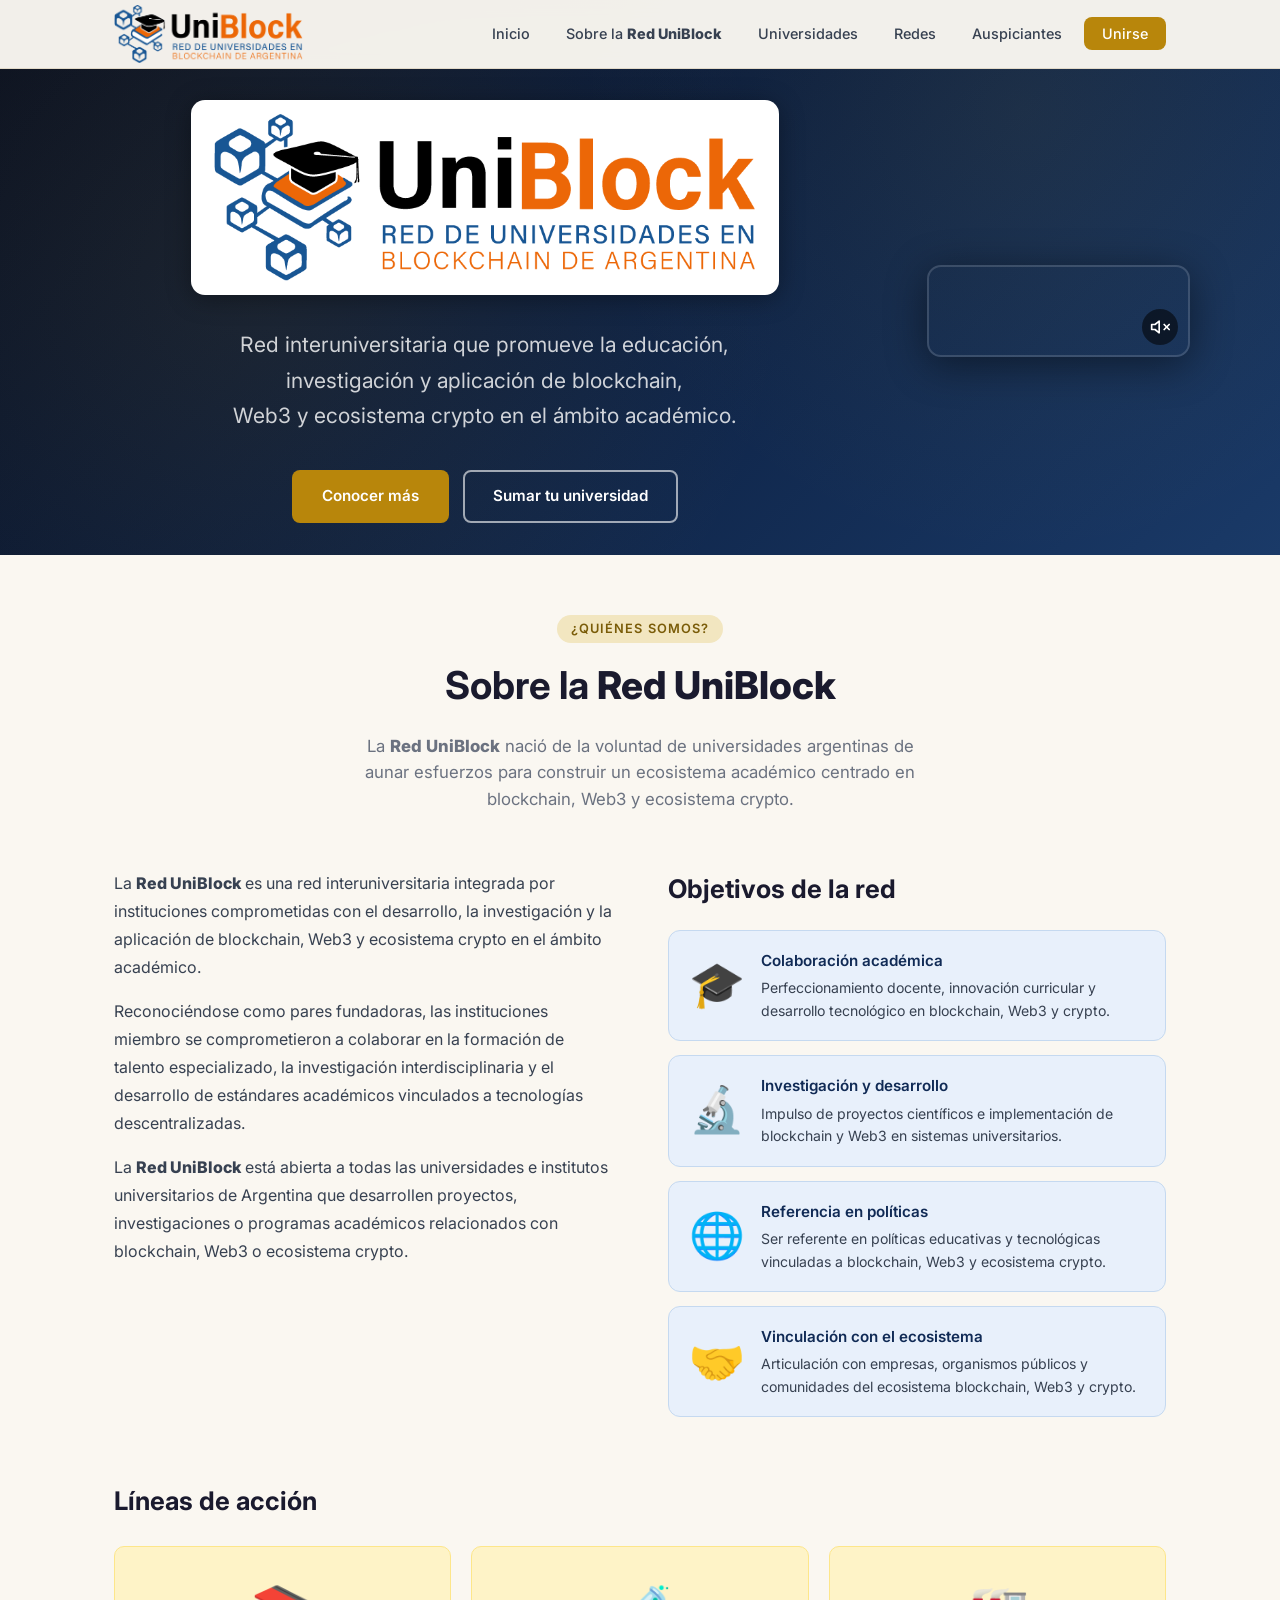
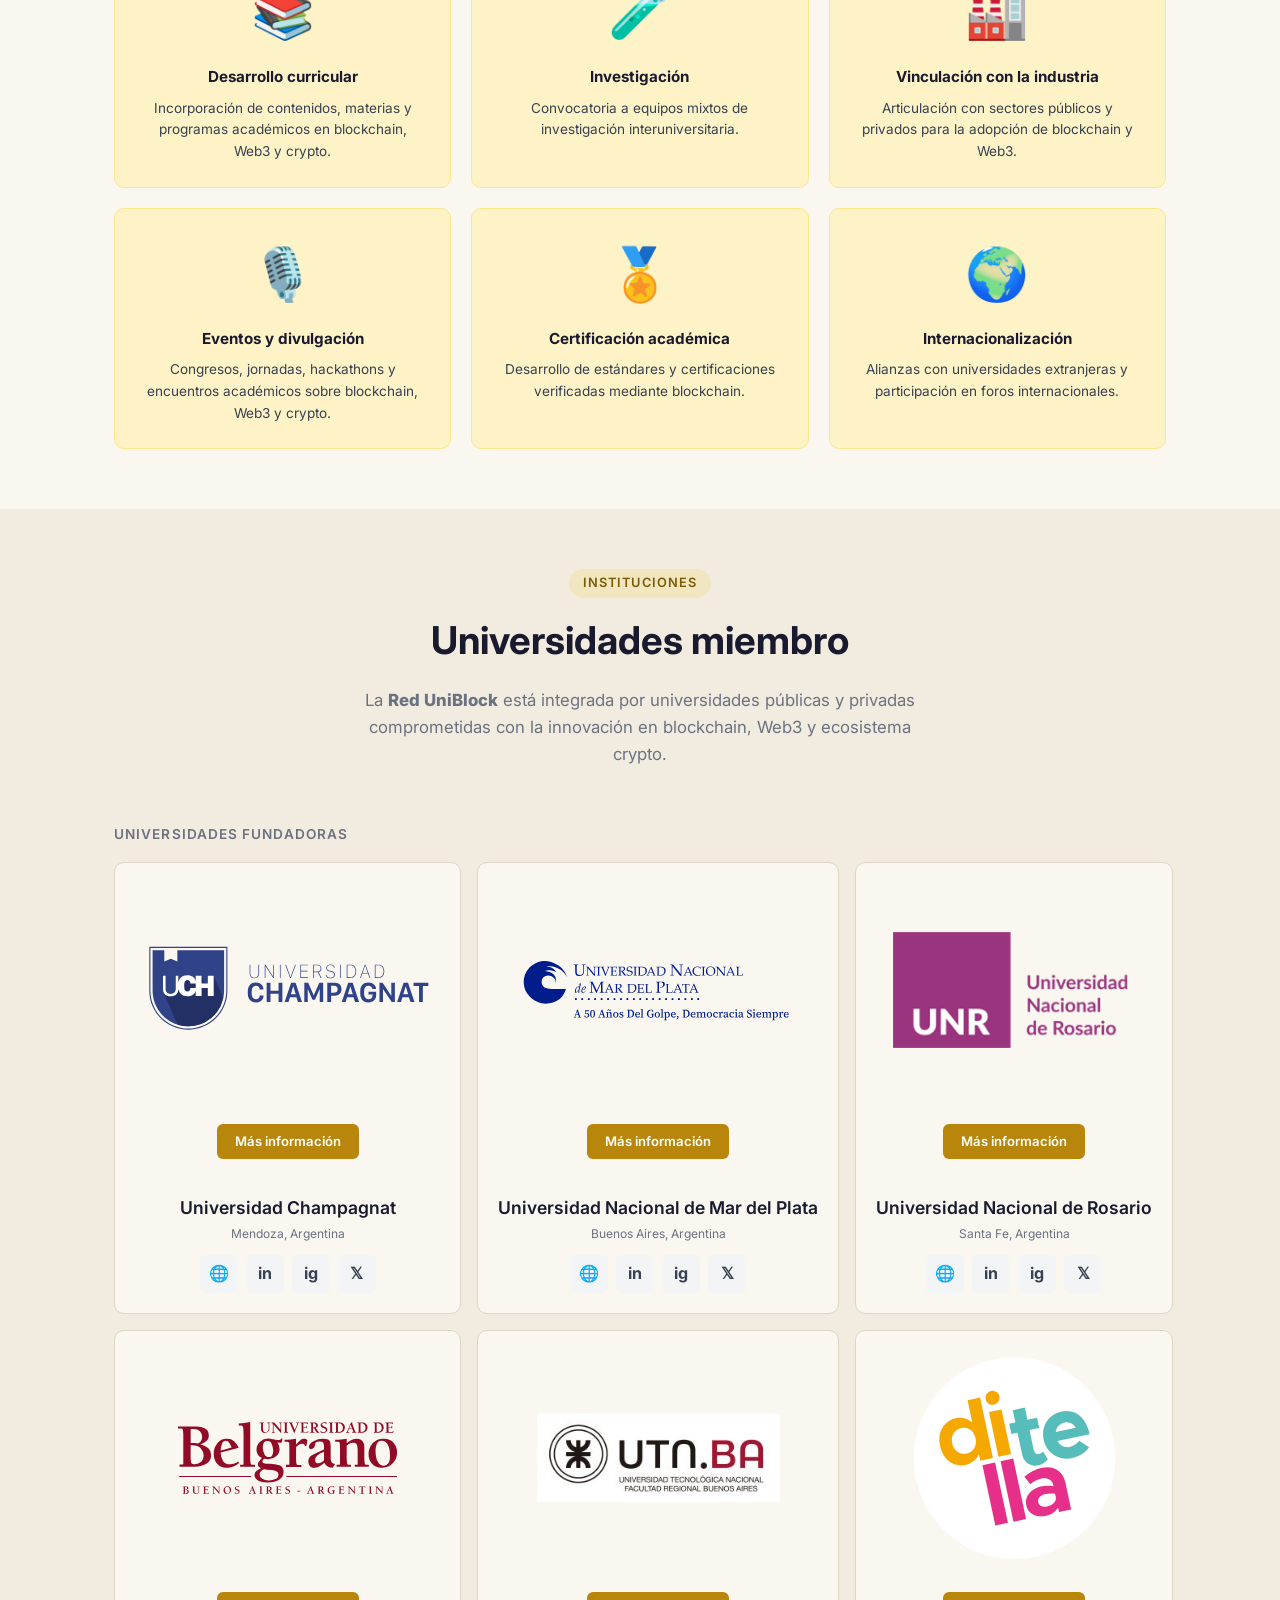
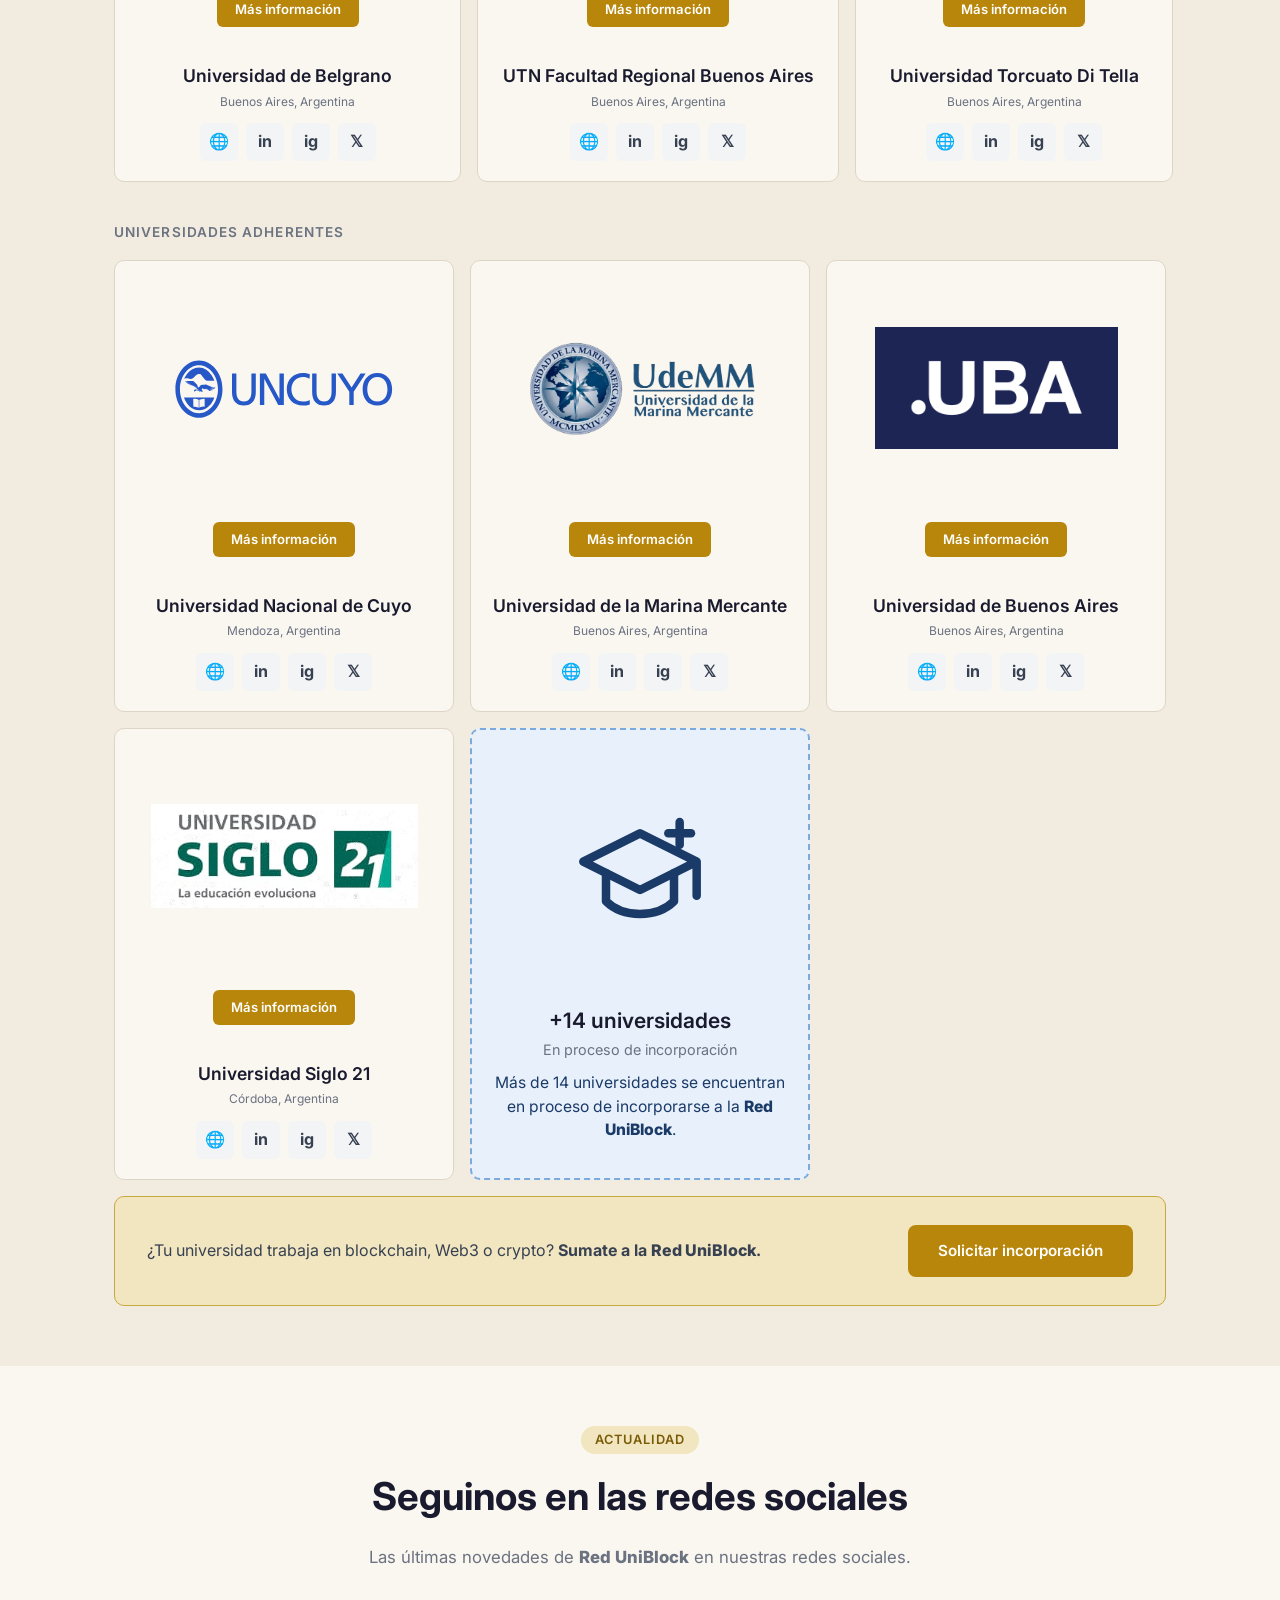
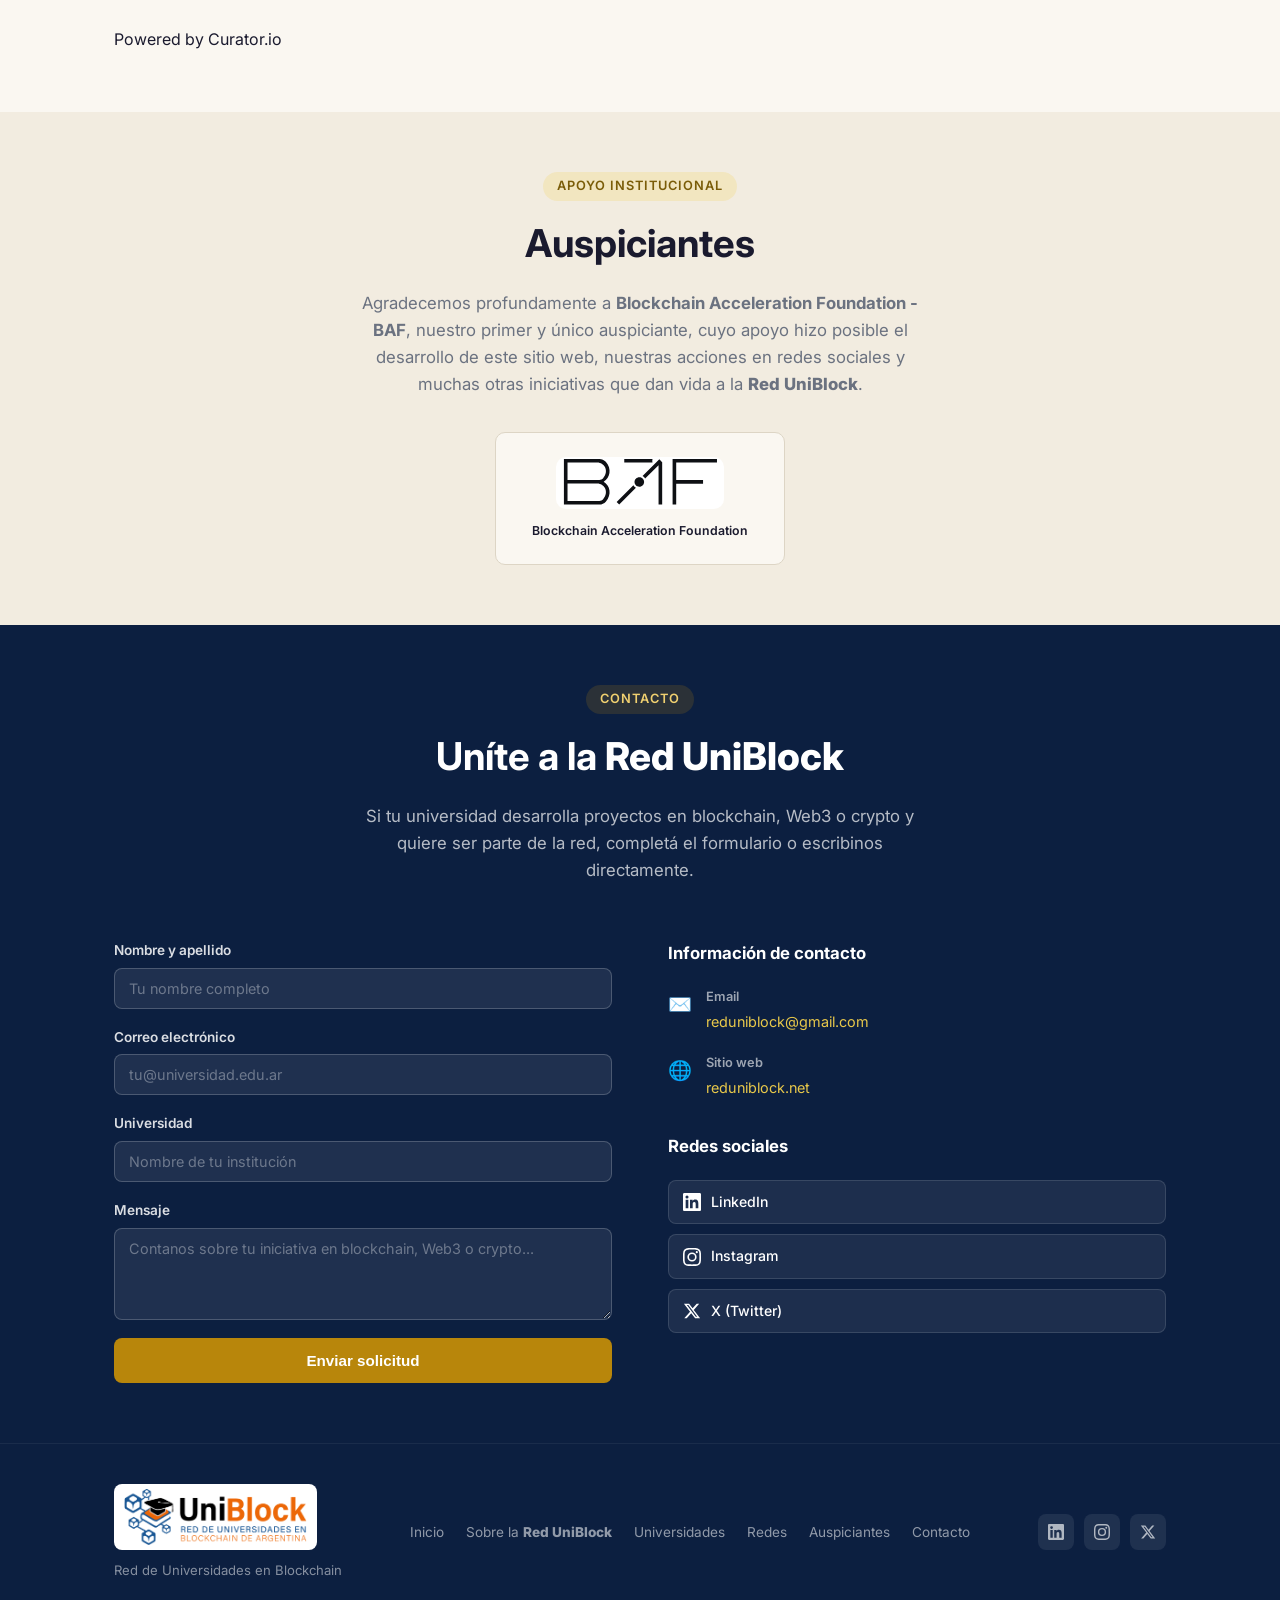
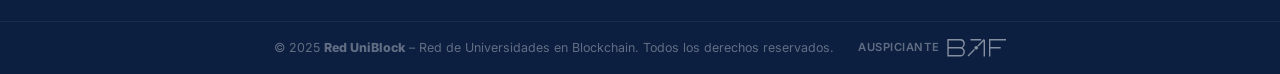
<file: versiones/v5/index.html>
<!DOCTYPE html>
<html lang="es">
<head>
  <meta charset="UTF-8" />
  <meta name="viewport" content="width=device-width, initial-scale=1.0" />
  <title>Red UniBlock – Red de Universidades en Blockchain</title>
  <link rel="preconnect" href="https://fonts.googleapis.com" />
  <link rel="preconnect" href="https://fonts.gstatic.com" crossorigin />
  <link href="https://fonts.googleapis.com/css2?family=Inter:wght@300;400;500;600;700&display=swap" rel="stylesheet" />
  <link rel="stylesheet" href="style.css" />
</head>
<body>

  <!-- NAVBAR -->
  <nav class="navbar" id="navbar">
    <div class="container nav-inner">
      <a href="#inicio" class="nav-logo">
        <img src="logo.png" alt="Uniblock" id="logo-img" />
      </a>
      <button class="nav-toggle" id="nav-toggle" aria-label="Menú">
        <span></span><span></span><span></span>
      </button>
      <ul class="nav-links" id="nav-links">
        <li><a href="#inicio">Inicio</a></li>
        <li><a href="#sobre">Sobre la <span class="brand-uni">Red Uni</span><span class="brand-block">Block</span></a></li>
        <li><a href="#universidades">Universidades</a></li>
        <li><a href="#noticias">Redes</a></li>
        <li><a href="#auspiciantes">Auspiciantes</a></li>
        <li><a href="#contacto" class="btn-nav">Unirse</a></li>
      </ul>
    </div>
  </nav>

  <!-- HERO -->
  <section class="hero" id="inicio">
    <div class="hero-bg"></div>
    <div class="container hero-content">
      <div class="hero-left">
        <img src="logo.png" alt="Uniblock" class="hero-logo" />
        <p class="hero-sub">
          Red interuniversitaria que promueve la educación,<br />
          investigación y aplicación de blockchain,<br />
          Web3 y ecosistema crypto en el ámbito académico.
        </p>
        <div class="hero-actions">
          <a href="#sobre" class="btn btn-primary">Conocer más</a>
          <a href="#contacto" class="btn btn-outline">Sumar tu universidad</a>
        </div>
      </div>
      <div class="hero-right">
        <div class="hero-video-clip">
          <video class="hero-video" id="hero-video" autoplay loop muted playsinline preload="auto">
            <source src="Video_RedUniBlock1.mp4" type="video/mp4" />
          </video>
          <button class="video-mute-btn" id="video-mute-btn" aria-label="Activar sonido">
            <svg id="icon-muted" viewBox="0 0 24 24" fill="none" stroke="currentColor" stroke-width="2" stroke-linecap="round" stroke-linejoin="round" width="20" height="20">
              <polygon points="11 5 6 9 2 9 2 15 6 15 11 19 11 5"/>
              <line x1="23" y1="9" x2="17" y2="15"/><line x1="17" y1="9" x2="23" y2="15"/>
            </svg>
            <svg id="icon-sound" viewBox="0 0 24 24" fill="none" stroke="currentColor" stroke-width="2" stroke-linecap="round" stroke-linejoin="round" width="20" height="20" style="display:none">
              <polygon points="11 5 6 9 2 9 2 15 6 15 11 19 11 5"/>
              <path d="M15.54 8.46a5 5 0 0 1 0 7.07"/><path d="M19.07 4.93a10 10 0 0 1 0 14.14"/>
            </svg>
          </button>
        </div>
      </div>
    </div>
  </section>

  <!-- SOBRE UNIBLOCK -->
  <section class="section section-light" id="sobre">
    <div class="container">
      <div class="section-header">
        <span class="section-tag">¿Quiénes somos?</span>
        <h2>Sobre la <span class="brand-uni">Red Uni</span><span class="brand-block">Block</span></h2>
        <p class="section-desc">
          La <span class="brand-uni">Red Uni</span><span class="brand-block">Block</span> nació de la voluntad de universidades argentinas de aunar esfuerzos para construir
          un ecosistema académico centrado en blockchain, Web3 y ecosistema crypto.
        </p>
      </div>

      <div class="about-grid">
        <div class="about-text">
          <p>
            La <span class="brand-uni">Red Uni</span><span class="brand-block">Block</span> es una red interuniversitaria integrada por instituciones comprometidas
            con el desarrollo, la investigación y la aplicación de blockchain, Web3 y ecosistema crypto
            en el ámbito académico.
          </p>
          <p>
            Reconociéndose como pares fundadoras, las instituciones miembro se comprometieron
            a colaborar en la formación de talento especializado, la investigación
            interdisciplinaria y el desarrollo de estándares académicos vinculados a
            tecnologías descentralizadas.
          </p>
          <p>
            La <span class="brand-uni">Red Uni</span><span class="brand-block">Block</span> está abierta a todas las universidades e institutos universitarios de
            Argentina que desarrollen proyectos, investigaciones o programas
            académicos relacionados con blockchain, Web3 o ecosistema crypto.
          </p>
        </div>

        <div class="objectives">
          <h3>Objetivos de la red</h3>
          <ul class="obj-list">
            <li>
              <span class="obj-icon">🎓</span>
              <div>
                <strong>Colaboración académica</strong>
                <p>Perfeccionamiento docente, innovación curricular y desarrollo tecnológico en blockchain, Web3 y crypto.</p>
              </div>
            </li>
            <li>
              <span class="obj-icon">🔬</span>
              <div>
                <strong>Investigación y desarrollo</strong>
                <p>Impulso de proyectos científicos e implementación de blockchain y Web3 en sistemas universitarios.</p>
              </div>
            </li>
            <li>
              <span class="obj-icon">🌐</span>
              <div>
                <strong>Referencia en políticas</strong>
                <p>Ser referente en políticas educativas y tecnológicas vinculadas a blockchain, Web3 y ecosistema crypto.</p>
              </div>
            </li>
            <li>
              <span class="obj-icon">🤝</span>
              <div>
                <strong>Vinculación con el ecosistema</strong>
                <p>Articulación con empresas, organismos públicos y comunidades del ecosistema blockchain, Web3 y crypto.</p>
              </div>
            </li>
          </ul>
        </div>
      </div>

      <h3 class="actions-title">Líneas de acción</h3>
      <div class="actions-grid">
        <div class="action-card">
          <div class="action-icon">📚</div>
          <h4>Desarrollo curricular</h4>
          <p>Incorporación de contenidos, materias y programas académicos en blockchain, Web3 y crypto.</p>
        </div>
        <div class="action-card">
          <div class="action-icon">🧪</div>
          <h4>Investigación</h4>
          <p>Convocatoria a equipos mixtos de investigación interuniversitaria.</p>
        </div>
        <div class="action-card">
          <div class="action-icon">🏭</div>
          <h4>Vinculación con la industria</h4>
          <p>Articulación con sectores públicos y privados para la adopción de blockchain y Web3.</p>
        </div>
        <div class="action-card">
          <div class="action-icon">🎙️</div>
          <h4>Eventos y divulgación</h4>
          <p>Congresos, jornadas, hackathons y encuentros académicos sobre blockchain, Web3 y crypto.</p>
        </div>
        <div class="action-card">
          <div class="action-icon">🏅</div>
          <h4>Certificación académica</h4>
          <p>Desarrollo de estándares y certificaciones verificadas mediante blockchain.</p>
        </div>
        <div class="action-card">
          <div class="action-icon">🌍</div>
          <h4>Internacionalización</h4>
          <p>Alianzas con universidades extranjeras y participación en foros internacionales.</p>
        </div>
      </div>
    </div>
  </section>

  <!-- UNIVERSIDADES MIEMBRO -->
  <section class="section section-gray" id="universidades">
    <div class="container">
      <div class="section-header">
        <span class="section-tag">Instituciones</span>
        <h2>Universidades miembro</h2>
        <p class="section-desc">
          La <span class="brand-uni">Red Uni</span><span class="brand-block">Block</span> está integrada por universidades públicas y privadas comprometidas
          con la innovación en blockchain, Web3 y ecosistema crypto.
        </p>
      </div>

      <h3 class="uni-group-title">Universidades fundadoras</h3>
      <div class="uni-grid">

        <!-- UCH -->
        <div class="uni-card">
          <a href="https://www.uch.edu.ar" target="_blank" rel="noopener" class="uni-logo-wrap uni-size-uch">
            <img src="logos/uch.svg" alt="UCH" class="uni-logo" onerror="this.style.display='none';this.nextElementSibling.style.display='flex'" />
            <div class="uni-logo-placeholder" style="display:none">UCH</div>
          </a>
          <div class="uni-info">
            <a href="https://www.uch.edu.ar" target="_blank" rel="noopener" class="uni-more-btn">Más información</a>
            <h4>Universidad Champagnat</h4>
            <span class="uni-location">Mendoza, Argentina</span>
            <div class="uni-social">
              <a href="https://www.uch.edu.ar" target="_blank" rel="noopener" title="Sitio web">🌐</a>
              <a href="https://ar.linkedin.com/school/universidad-champagnat/" target="_blank" rel="noopener" title="LinkedIn">in</a>
              <a href="https://www.instagram.com/uchampagnat/" target="_blank" rel="noopener" title="Instagram">ig</a>
              <a href="https://x.com/uchampagnat" target="_blank" rel="noopener" title="X">𝕏</a>
            </div>
          </div>
        </div>

        <!-- UNMDP -->
        <div class="uni-card">
          <a href="https://www.mdp.edu.ar" target="_blank" rel="noopener" class="uni-logo-wrap uni-size-unmdp">
            <img src="logos/unmdp.svg" alt="UNMDP" class="uni-logo" onerror="this.style.display='none';this.nextElementSibling.style.display='flex'" />
            <div class="uni-logo-placeholder" style="display:none">UNMDP</div>
          </a>
          <div class="uni-info">
            <a href="https://www.mdp.edu.ar" target="_blank" rel="noopener" class="uni-more-btn">Más información</a>
            <h4>Universidad Nacional de Mar del Plata</h4>
            <span class="uni-location">Buenos Aires, Argentina</span>
            <div class="uni-social">
              <a href="https://www.mdp.edu.ar" target="_blank" rel="noopener" title="Sitio web">🌐</a>
              <a href="https://www.linkedin.com/school/universidad-nacional-de-mar-del-plata/" target="_blank" rel="noopener" title="LinkedIn">in</a>
              <a href="https://www.instagram.com/unmdp_oficial/" target="_blank" rel="noopener" title="Instagram">ig</a>
              <a href="https://x.com/unmdp" target="_blank" rel="noopener" title="X">𝕏</a>
            </div>
          </div>
        </div>

        <!-- UNR -->
        <div class="uni-card">
          <a href="https://www.unr.edu.ar" target="_blank" rel="noopener" class="uni-logo-wrap">
            <img src="logos/unr.png" alt="UNR" class="uni-logo" onerror="this.style.display='none';this.nextElementSibling.style.display='flex'" />
            <div class="uni-logo-placeholder" style="display:none">UNR</div>
          </a>
          <div class="uni-info">
            <a href="https://www.unr.edu.ar" target="_blank" rel="noopener" class="uni-more-btn">Más información</a>
            <h4>Universidad Nacional de Rosario</h4>
            <span class="uni-location">Santa Fe, Argentina</span>
            <div class="uni-social">
              <a href="https://www.unr.edu.ar" target="_blank" rel="noopener" title="Sitio web">🌐</a>
              <a href="https://www.linkedin.com/school/universidad-nacional-de-rosario/" target="_blank" rel="noopener" title="LinkedIn">in</a>
              <a href="https://www.instagram.com/unroficial/" target="_blank" rel="noopener" title="Instagram">ig</a>
              <a href="https://x.com/UNRoficial" target="_blank" rel="noopener" title="X">𝕏</a>
            </div>
          </div>
        </div>

        <!-- UB -->
        <div class="uni-card">
          <a href="https://www.ub.edu.ar" target="_blank" rel="noopener" class="uni-logo-wrap uni-size-ub">
            <img src="logos/ub.svg" alt="UB" class="uni-logo" onerror="this.style.display='none';this.nextElementSibling.style.display='flex'" />
            <div class="uni-logo-placeholder" style="display:none">UB</div>
          </a>
          <div class="uni-info">
            <a href="https://www.ub.edu.ar" target="_blank" rel="noopener" class="uni-more-btn">Más información</a>
            <h4>Universidad de Belgrano</h4>
            <span class="uni-location">Buenos Aires, Argentina</span>
            <div class="uni-social">
              <a href="https://www.ub.edu.ar" target="_blank" rel="noopener" title="Sitio web">🌐</a>
              <a href="https://www.linkedin.com/school/universidad-de-belgrano/" target="_blank" rel="noopener" title="LinkedIn">in</a>
              <a href="https://www.instagram.com/universidadbelgrano/" target="_blank" rel="noopener" title="Instagram">ig</a>
              <a href="https://x.com/ubeduar" target="_blank" rel="noopener" title="X">𝕏</a>
            </div>
          </div>
        </div>

        <!-- UTN.BA -->
        <div class="uni-card">
          <a href="https://www.frba.utn.edu.ar" target="_blank" rel="noopener" class="uni-logo-wrap">
            <img src="logos/utn.jpg" alt="UTN.BA" class="uni-logo" onerror="this.style.display='none';this.nextElementSibling.style.display='flex'" />
            <div class="uni-logo-placeholder" style="display:none">UTN.BA</div>
          </a>
          <div class="uni-info">
            <a href="https://www.frba.utn.edu.ar" target="_blank" rel="noopener" class="uni-more-btn">Más información</a>
            <h4>UTN Facultad Regional Buenos Aires</h4>
            <span class="uni-location">Buenos Aires, Argentina</span>
            <div class="uni-social">
              <a href="https://www.frba.utn.edu.ar" target="_blank" rel="noopener" title="Sitio web">🌐</a>
              <a href="https://ar.linkedin.com/company/utn--regional-ba" target="_blank" rel="noopener" title="LinkedIn">in</a>
              <a href="https://www.instagram.com/utnba.ok/" target="_blank" rel="noopener" title="Instagram">ig</a>
              <a href="https://x.com/frbautn" target="_blank" rel="noopener" title="X">𝕏</a>
            </div>
          </div>
        </div>

        <!-- UTDT -->
        <div class="uni-card">
          <a href="https://www.utdt.edu" target="_blank" rel="noopener" class="uni-logo-wrap uni-size-utdt">
            <img src="logos/utdt.svg" alt="UTDT" class="uni-logo" onerror="this.style.display='none';this.nextElementSibling.style.display='flex'" />
            <div class="uni-logo-placeholder" style="display:none">UTDT</div>
          </a>
          <div class="uni-info">
            <a href="https://www.utdt.edu" target="_blank" rel="noopener" class="uni-more-btn">Más información</a>
            <h4>Universidad Torcuato Di Tella</h4>
            <span class="uni-location">Buenos Aires, Argentina</span>
            <div class="uni-social">
              <a href="https://www.utdt.edu" target="_blank" rel="noopener" title="Sitio web">🌐</a>
              <a href="https://www.linkedin.com/school/universidad-torcuato-di-tella/" target="_blank" rel="noopener" title="LinkedIn">in</a>
              <a href="https://www.instagram.com/univditella/" target="_blank" rel="noopener" title="Instagram">ig</a>
              <a href="https://x.com/utditella" target="_blank" rel="noopener" title="X">𝕏</a>
            </div>
          </div>
        </div>

      </div>

      <h3 class="uni-group-title">Universidades adherentes</h3>
      <div class="uni-grid uni-grid-small">

        <!-- UNCuyo -->
        <div class="uni-card">
          <a href="https://www.uncuyo.edu.ar" target="_blank" rel="noopener" class="uni-logo-wrap">
            <img src="logos/uncuyo.svg" alt="UNCuyo" class="uni-logo" onerror="this.style.display='none';this.nextElementSibling.style.display='flex'" />
            <div class="uni-logo-placeholder" style="display:none">UNCuyo</div>
          </a>
          <div class="uni-info">
            <a href="https://www.uncuyo.edu.ar" target="_blank" rel="noopener" class="uni-more-btn">Más información</a>
            <h4>Universidad Nacional de Cuyo</h4>
            <span class="uni-location">Mendoza, Argentina</span>
            <div class="uni-social">
              <a href="https://www.uncuyo.edu.ar" target="_blank" rel="noopener" title="Sitio web">🌐</a>
              <a href="https://ar.linkedin.com/school/uncuyo/" target="_blank" rel="noopener" title="LinkedIn">in</a>
              <a href="https://www.instagram.com/uncuyo/" target="_blank" rel="noopener" title="Instagram">ig</a>
              <a href="https://x.com/UNCUYO" target="_blank" rel="noopener" title="X">𝕏</a>
            </div>
          </div>
        </div>

        <!-- UdeMM -->
        <div class="uni-card">
          <a href="https://www.udemm.edu.ar" target="_blank" rel="noopener" class="uni-logo-wrap">
            <img src="logos/udemm.png" alt="UdeMM" class="uni-logo" onerror="this.style.display='none';this.nextElementSibling.style.display='flex'" />
            <div class="uni-logo-placeholder" style="display:none">UdeMM</div>
          </a>
          <div class="uni-info">
            <a href="https://www.udemm.edu.ar" target="_blank" rel="noopener" class="uni-more-btn">Más información</a>
            <h4>Universidad de la Marina Mercante</h4>
            <span class="uni-location">Buenos Aires, Argentina</span>
            <div class="uni-social">
              <a href="https://www.udemm.edu.ar" target="_blank" rel="noopener" title="Sitio web">🌐</a>
              <a href="https://ar.linkedin.com/school/universidad-de-la-marina-mercante/" target="_blank" rel="noopener" title="LinkedIn">in</a>
              <a href="https://www.instagram.com/udemmuniversidad/" target="_blank" rel="noopener" title="Instagram">ig</a>
              <a href="https://x.com/UdeMMoficial" target="_blank" rel="noopener" title="X">𝕏</a>
            </div>
          </div>
        </div>

        <!-- UBA -->
        <div class="uni-card">
          <a href="https://www.uba.ar" target="_blank" rel="noopener" class="uni-logo-wrap">
            <img src="logos/uba.png" alt="UBA" class="uni-logo" onerror="this.style.display='none';this.nextElementSibling.style.display='flex'" />
            <div class="uni-logo-placeholder" style="display:none">UBA</div>
          </a>
          <div class="uni-info">
            <a href="https://www.uba.ar" target="_blank" rel="noopener" class="uni-more-btn">Más información</a>
            <h4>Universidad de Buenos Aires</h4>
            <span class="uni-location">Buenos Aires, Argentina</span>
            <div class="uni-social">
              <a href="https://www.uba.ar" target="_blank" rel="noopener" title="Sitio web">🌐</a>
              <a href="https://www.linkedin.com/school/universidad-de-buenos-aires/" target="_blank" rel="noopener" title="LinkedIn">in</a>
              <a href="https://www.instagram.com/uba_ar/" target="_blank" rel="noopener" title="Instagram">ig</a>
              <a href="https://x.com/UBARectorado" target="_blank" rel="noopener" title="X">𝕏</a>
            </div>
          </div>
        </div>

        <!-- Siglo 21 -->
        <div class="uni-card">
          <a href="https://www.21.edu.ar" target="_blank" rel="noopener" class="uni-logo-wrap uni-size-siglo21">
            <img src="logos/siglo21.jpg" alt="Siglo 21" class="uni-logo" onerror="this.style.display='none';this.nextElementSibling.style.display='flex'" />
            <div class="uni-logo-placeholder" style="display:none">Siglo 21</div>
          </a>
          <div class="uni-info">
            <a href="https://www.21.edu.ar" target="_blank" rel="noopener" class="uni-more-btn">Más información</a>
            <h4>Universidad Siglo 21</h4>
            <span class="uni-location">Córdoba, Argentina</span>
            <div class="uni-social">
              <a href="https://www.21.edu.ar" target="_blank" rel="noopener" title="Sitio web">🌐</a>
              <a href="https://www.linkedin.com/school/lasiglo21/" target="_blank" rel="noopener" title="LinkedIn">in</a>
              <a href="https://www.instagram.com/lasiglo21/" target="_blank" rel="noopener" title="Instagram">ig</a>
              <a href="https://x.com/LaSiglo21" target="_blank" rel="noopener" title="X">𝕏</a>
            </div>
          </div>
        </div>

        <!-- En proceso -->
        <div class="uni-card uni-card-pending">
          <div class="uni-logo-wrap">
            <div class="pending-icon">
              <svg xmlns="http://www.w3.org/2000/svg" viewBox="0 0 24 24" fill="none" stroke="#1a3a68" stroke-width="1.5" stroke-linecap="round" stroke-linejoin="round" width="136" height="136">
                <path d="M22 10v6M2 10l10-5 10 5-10 5z"/>
                <path d="M6 12v5c3 3 9 3 12 0v-5"/>
                <line x1="19" y1="3" x2="19" y2="7"/>
                <line x1="17" y1="5" x2="21" y2="5"/>
              </svg>
            </div>
          </div>
          <div class="uni-info">
            <h4>+14 universidades</h4>
            <span class="uni-location">En proceso de incorporación</span>
            <p class="pending-text">Más de 14 universidades se encuentran en proceso de incorporarse a la <span class="brand-uni">Red Uni</span><span class="brand-block">Block</span>.</p>
          </div>
        </div>

      </div>

      <div class="join-banner">
        <p>¿Tu universidad trabaja en blockchain, Web3 o crypto? <strong>Sumate a la <span class="brand-uni">Red Uni</span><span class="brand-block">Block</span>.</strong></p>
        <a href="#contacto" class="btn btn-primary">Solicitar incorporación</a>
      </div>
    </div>
  </section>

  <!-- REDES SOCIALES / NOTICIAS -->
  <section class="section section-light" id="noticias">
    <div class="container">
      <div class="section-header">
        <span class="section-tag">Actualidad</span>
        <h2>Seguinos en las redes sociales</h2>
        <p class="section-desc">Las últimas novedades de <span class="brand-uni">Red Uni</span><span class="brand-block">Block</span> en nuestras redes sociales.</p>
      </div>

      <div id="curator-feed-default-feed-layout"><a href="https://curator.io" target="_blank" class="crt-logo crt-tag">Powered by Curator.io</a></div>
      <script type="text/javascript">
        (function(){
          var i,e,d=document,s="script";i=d.createElement("script");i.async=1;i.charset="UTF-8";
          i.src="https://cdn.curator.io/published/241f8bbe-fd75-4a18-b93a-fa1b73fcbda5.js";
          e=d.getElementsByTagName(s)[0];e.parentNode.insertBefore(i, e);
        })();
      </script>
    </div>
  </section>

  <!-- AUSPICIANTES -->
  <section class="section section-gray sponsors-section" id="auspiciantes">
    <div class="container">
      <div class="section-header">
        <span class="section-tag">Apoyo institucional</span>
        <h2>Auspiciantes</h2>
        <p class="section-desc">Agradecemos profundamente a <strong>Blockchain Acceleration Foundation - BAF</strong>, nuestro primer y único auspiciante, cuyo apoyo hizo posible el desarrollo de este sitio web, nuestras acciones en redes sociales y muchas otras iniciativas que dan vida a la <span class="brand-uni">Red Uni</span><span class="brand-block">Block</span>.</p>
      </div>
      <div class="sponsors-grid">
        <a href="https://www.blockchainacceleration.org/" target="_blank" rel="noopener" class="sponsor-card">
          <div class="sponsor-logo-wrap">
            <img src="logos/baf.svg" alt="BAF" class="sponsor-logo" onerror="this.style.display='none';this.nextElementSibling.style.display='flex'" />
            <div class="sponsor-placeholder" style="display:none">BAF</div>
          </div>
          <span class="sponsor-name">Blockchain Acceleration Foundation</span>
        </a>
      </div>
    </div>
  </section>

  <!-- CONTACTO -->
  <section class="section section-dark" id="contacto">
    <div class="container">
      <div class="section-header section-header-light">
        <span class="section-tag tag-light">Contacto</span>
        <h2>Uníte a la <span class="brand-uni">Red Uni</span><span class="brand-block">Block</span></h2>
        <p class="section-desc">
          Si tu universidad desarrolla proyectos en blockchain, Web3 o crypto y quiere ser parte de la red,
          completá el formulario o escribinos directamente.
        </p>
      </div>

      <div class="contact-grid">
        <form class="contact-form" id="contact-form">
          <div class="form-group">
            <label for="nombre">Nombre y apellido</label>
            <input type="text" id="nombre" name="nombre" placeholder="Tu nombre completo" required />
          </div>
          <div class="form-group">
            <label for="email">Correo electrónico</label>
            <input type="email" id="email" name="email" placeholder="tu@universidad.edu.ar" required />
          </div>
          <div class="form-group">
            <label for="universidad">Universidad</label>
            <input type="text" id="universidad" name="universidad" placeholder="Nombre de tu institución" required />
          </div>
          <div class="form-group">
            <label for="mensaje">Mensaje</label>
            <textarea id="mensaje" name="mensaje" rows="4" placeholder="Contanos sobre tu iniciativa en blockchain, Web3 o crypto..."></textarea>
          </div>
          <button type="submit" class="btn btn-primary btn-full">Enviar solicitud</button>
        </form>

        <div class="contact-info">
          <h3>Información de contacto</h3>
          <div class="contact-item">
            <span class="contact-icon">✉️</span>
            <div>
              <strong>Email</strong>
              <a href="mailto:reduniblock@gmail.com">reduniblock@gmail.com</a>
            </div>
          </div>
          <div class="contact-item">
            <span class="contact-icon">🌐</span>
            <div>
              <strong>Sitio web</strong>
              <a href="https://reduniblock.net">reduniblock.net</a>
            </div>
          </div>

          <h3 class="mt-32">Redes sociales</h3>
          <div class="social-links">
            <a href="https://www.linkedin.com/company/reduniblock" target="_blank" rel="noopener" class="social-btn">
              <svg viewBox="0 0 24 24" fill="currentColor"><path d="M20.447 20.452h-3.554v-5.569c0-1.328-.027-3.037-1.852-3.037-1.853 0-2.136 1.445-2.136 2.939v5.667H9.351V9h3.414v1.561h.046c.477-.9 1.637-1.85 3.37-1.85 3.601 0 4.267 2.37 4.267 5.455v6.286zM5.337 7.433a2.062 2.062 0 01-2.063-2.065 2.064 2.064 0 112.063 2.065zm1.782 13.019H3.555V9h3.564v11.452zM22.225 0H1.771C.792 0 0 .774 0 1.729v20.542C0 23.227.792 24 1.771 24h20.451C23.2 24 24 23.227 24 22.271V1.729C24 .774 23.2 0 22.222 0h.003z"/></svg>
              LinkedIn
            </a>
            <a href="https://www.instagram.com/reduniblock/" target="_blank" rel="noopener" class="social-btn">
              <svg viewBox="0 0 24 24" fill="currentColor"><path d="M12 2.163c3.204 0 3.584.012 4.85.07 3.252.148 4.771 1.691 4.919 4.919.058 1.265.069 1.645.069 4.849 0 3.205-.012 3.584-.069 4.849-.149 3.225-1.664 4.771-4.919 4.919-1.266.058-1.644.07-4.85.07-3.204 0-3.584-.012-4.849-.07-3.26-.149-4.771-1.699-4.919-4.92-.058-1.265-.07-1.644-.07-4.849 0-3.204.013-3.583.07-4.849.149-3.227 1.664-4.771 4.919-4.919 1.266-.057 1.645-.069 4.849-.069zM12 0C8.741 0 8.333.014 7.053.072 2.695.272.273 2.69.073 7.052.014 8.333 0 8.741 0 12c0 3.259.014 3.668.072 4.948.2 4.358 2.618 6.78 6.98 6.98C8.333 23.986 8.741 24 12 24c3.259 0 3.668-.014 4.948-.072 4.354-.2 6.782-2.618 6.979-6.98.059-1.28.073-1.689.073-4.948 0-3.259-.014-3.667-.072-4.947-.196-4.354-2.617-6.78-6.979-6.98C15.668.014 15.259 0 12 0zm0 5.838a6.162 6.162 0 100 12.324 6.162 6.162 0 000-12.324zM12 16a4 4 0 110-8 4 4 0 010 8zm6.406-11.845a1.44 1.44 0 100 2.881 1.44 1.44 0 000-2.881z"/></svg>
              Instagram
            </a>
            <a href="https://x.com/reduniblock" target="_blank" rel="noopener" class="social-btn">
              <svg viewBox="0 0 24 24" fill="currentColor"><path d="M18.244 2.25h3.308l-7.227 8.26 8.502 11.24H16.17l-5.214-6.817L4.99 21.75H1.68l7.73-8.835L1.254 2.25H8.08l4.713 6.231zm-1.161 17.52h1.833L7.084 4.126H5.117z"/></svg>
              X (Twitter)
            </a>
          </div>
        </div>
      </div>
    </div>
  </section>

  <!-- FOOTER -->
  <footer class="footer">
    <div class="container footer-inner">
      <div class="footer-brand">
        <img src="logo.png" alt="Uniblock" class="footer-logo" />
        <p>Red de Universidades en Blockchain</p>
      </div>
      <div class="footer-links">
        <a href="#inicio">Inicio</a>
        <a href="#sobre">Sobre la <span class="brand-uni">Red Uni</span><span class="brand-block">Block</span></a>
        <a href="#universidades">Universidades</a>
        <a href="#noticias">Redes</a>
        <a href="#auspiciantes">Auspiciantes</a>
        <a href="#contacto">Contacto</a>
      </div>
      <div class="footer-social">
        <a href="https://www.linkedin.com/company/reduniblock" target="_blank" rel="noopener" aria-label="LinkedIn">
          <svg viewBox="0 0 24 24" fill="currentColor"><path d="M20.447 20.452h-3.554v-5.569c0-1.328-.027-3.037-1.852-3.037-1.853 0-2.136 1.445-2.136 2.939v5.667H9.351V9h3.414v1.561h.046c.477-.9 1.637-1.85 3.37-1.85 3.601 0 4.267 2.37 4.267 5.455v6.286zM5.337 7.433a2.062 2.062 0 01-2.063-2.065 2.064 2.064 0 112.063 2.065zm1.782 13.019H3.555V9h3.564v11.452zM22.225 0H1.771C.792 0 0 .774 0 1.729v20.542C0 23.227.792 24 1.771 24h20.451C23.2 24 24 23.227 24 22.271V1.729C24 .774 23.2 0 22.222 0h.003z"/></svg>
        </a>
        <a href="https://www.instagram.com/reduniblock/" target="_blank" rel="noopener" aria-label="Instagram">
          <svg viewBox="0 0 24 24" fill="currentColor"><path d="M12 2.163c3.204 0 3.584.012 4.85.07 3.252.148 4.771 1.691 4.919 4.919.058 1.265.069 1.645.069 4.849 0 3.205-.012 3.584-.069 4.849-.149 3.225-1.664 4.771-4.919 4.919-1.266.058-1.644.07-4.85.07-3.204 0-3.584-.012-4.849-.07-3.26-.149-4.771-1.699-4.919-4.92-.058-1.265-.07-1.644-.07-4.849 0-3.204.013-3.583.07-4.849.149-3.227 1.664-4.771 4.919-4.919 1.266-.057 1.645-.069 4.849-.069zM12 0C8.741 0 8.333.014 7.053.072 2.695.272.273 2.69.073 7.052.014 8.333 0 8.741 0 12c0 3.259.014 3.668.072 4.948.2 4.358 2.618 6.78 6.98 6.98C8.333 23.986 8.741 24 12 24c3.259 0 3.668-.014 4.948-.072 4.354-.2 6.782-2.618 6.979-6.98.059-1.28.073-1.689.073-4.948 0-3.259-.014-3.667-.072-4.947-.196-4.354-2.617-6.78-6.979-6.98C15.668.014 15.259 0 12 0zm0 5.838a6.162 6.162 0 100 12.324 6.162 6.162 0 000-12.324zM12 16a4 4 0 110-8 4 4 0 010 8zm6.406-11.845a1.44 1.44 0 100 2.881 1.44 1.44 0 000-2.881z"/></svg>
        </a>
        <a href="https://x.com/reduniblock" target="_blank" rel="noopener" aria-label="X">
          <svg viewBox="0 0 24 24" fill="currentColor"><path d="M18.244 2.25h3.308l-7.227 8.26 8.502 11.24H16.17l-5.214-6.817L4.99 21.75H1.68l7.73-8.835L1.254 2.25H8.08l4.713 6.231zm-1.161 17.52h1.833L7.084 4.126H5.117z"/></svg>
        </a>
      </div>
    </div>
    <div class="footer-bottom">
      <p>&copy; 2025 <span class="brand-uni">Red Uni</span><span class="brand-block">Block</span> – Red de Universidades en Blockchain. Todos los derechos reservados.</p>
      <a href="https://www.blockchainacceleration.org/" target="_blank" rel="noopener" class="footer-sponsor">
        <span>Auspiciante</span>
        <img src="logos/baf.svg" alt="Blockchain Acceleration Foundation" class="footer-sponsor-logo" />
      </a>
    </div>
  </footer>

  <script src="script.js"></script>
</body>
</html>
</file>
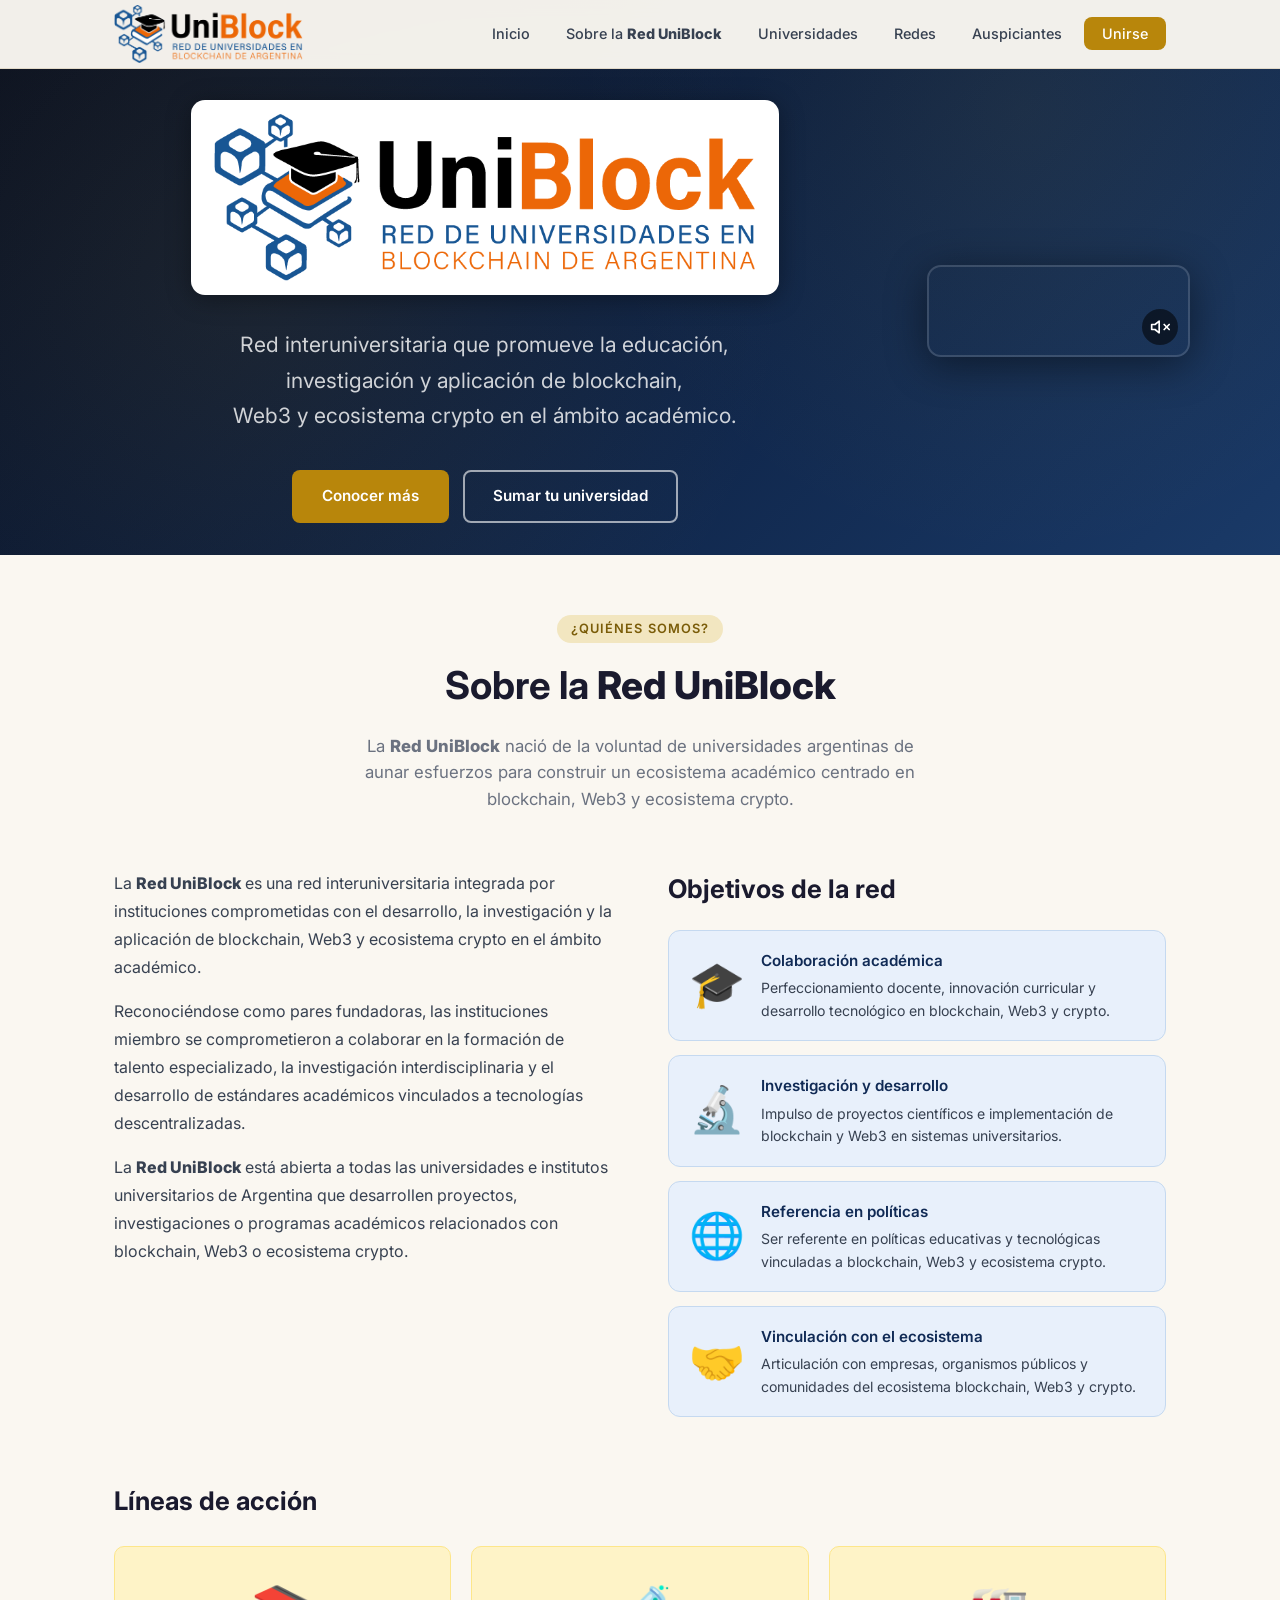
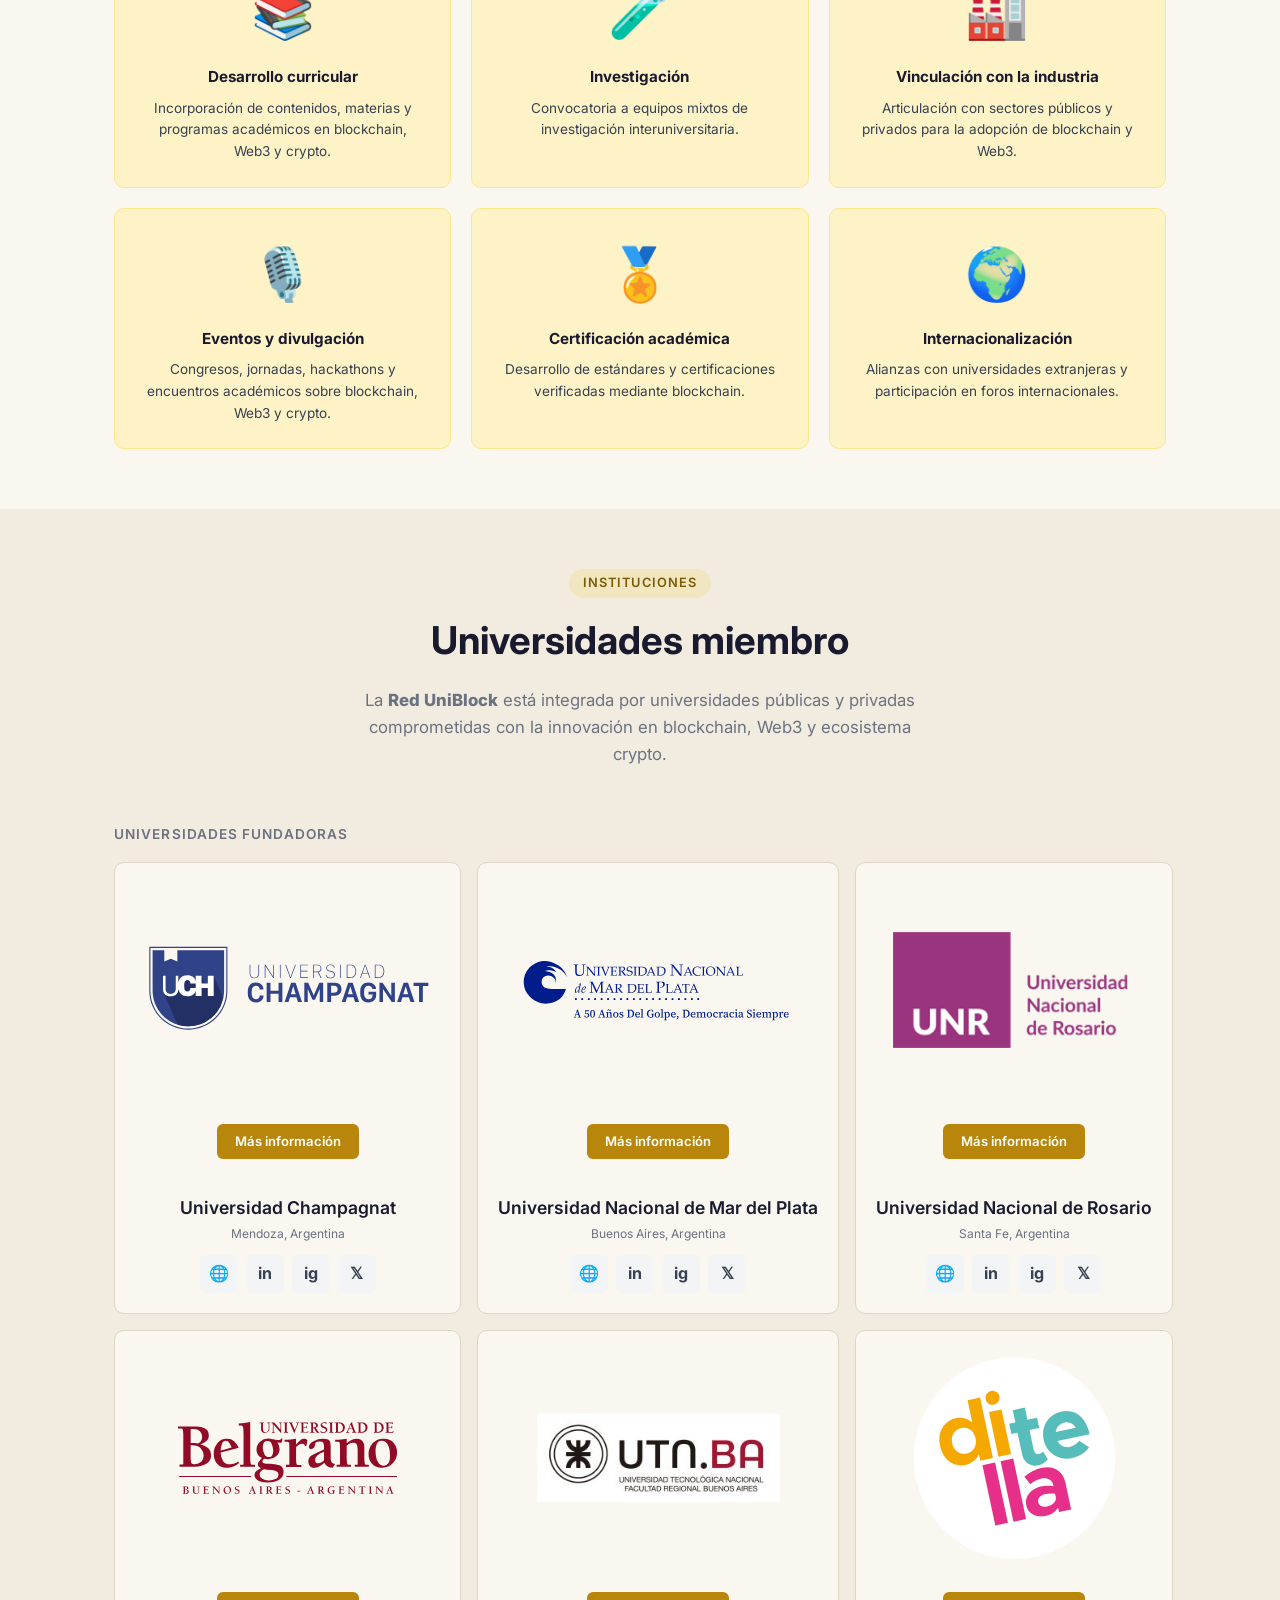
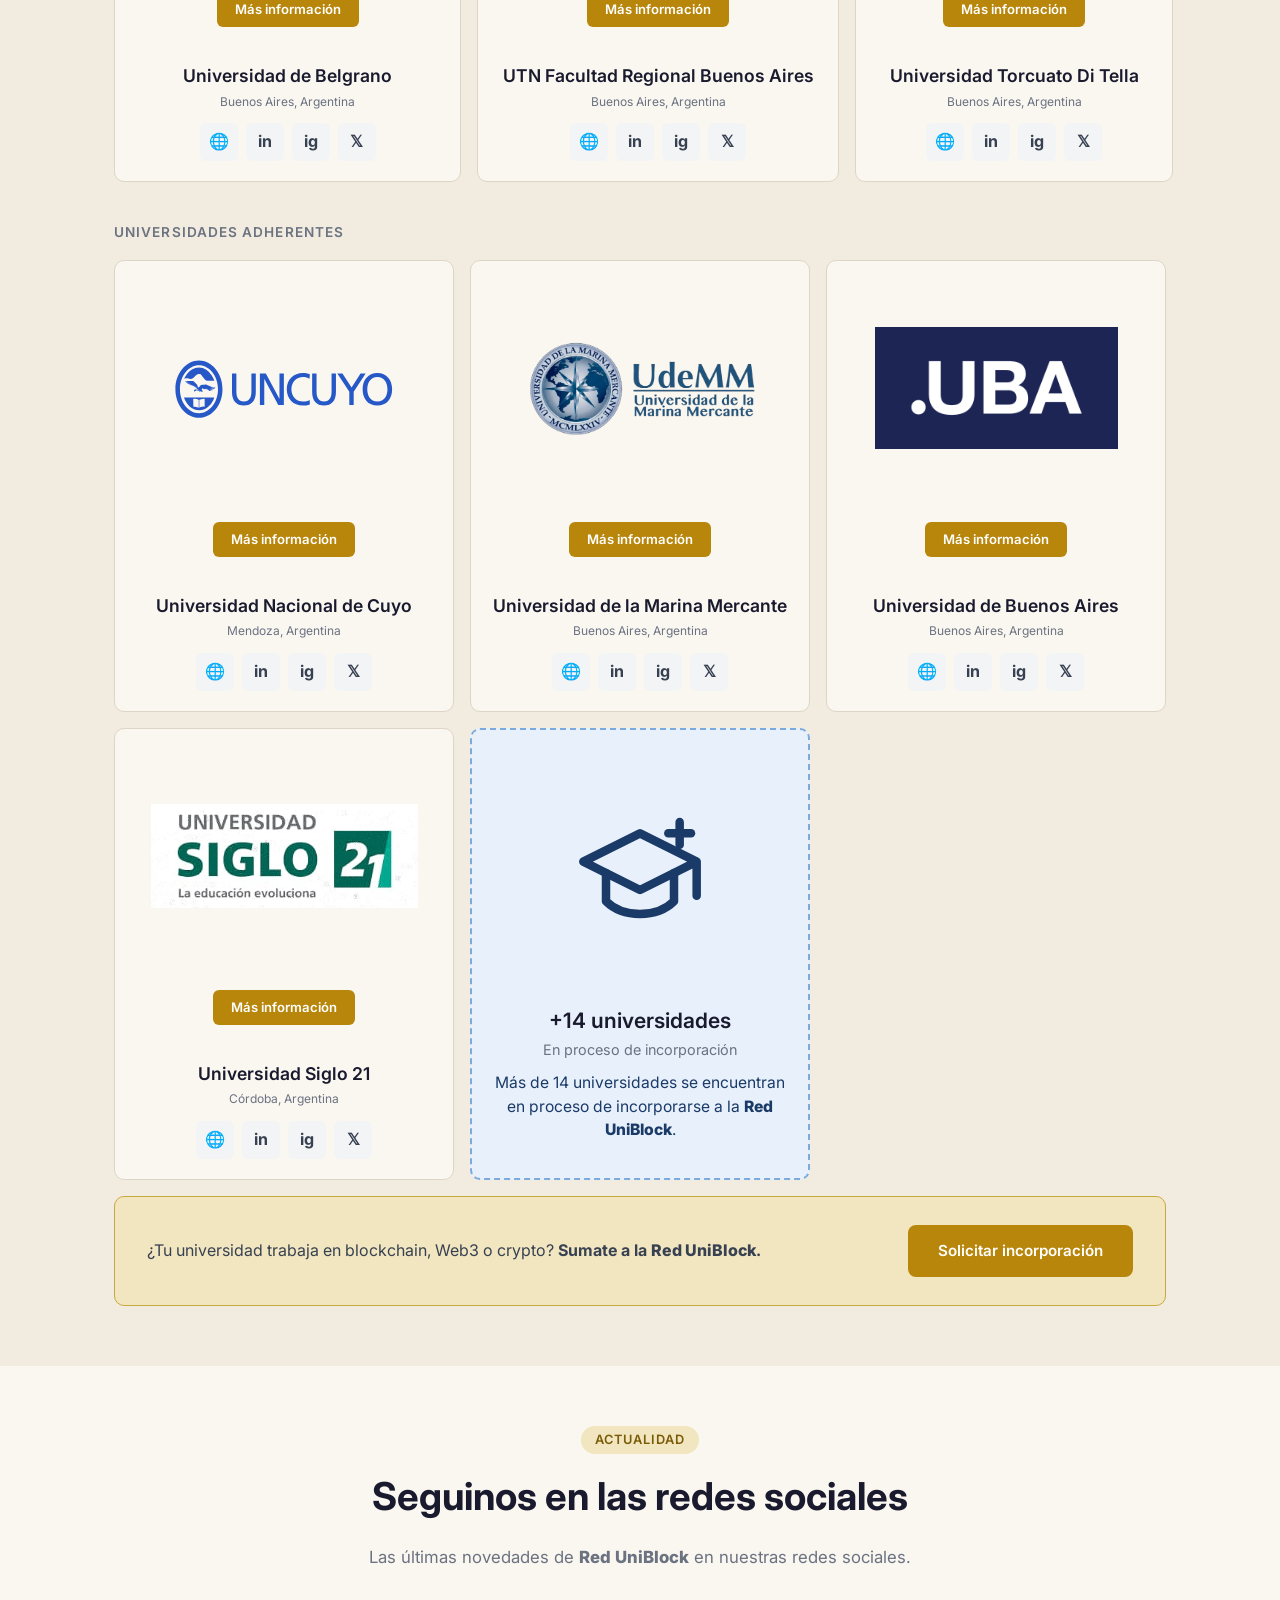
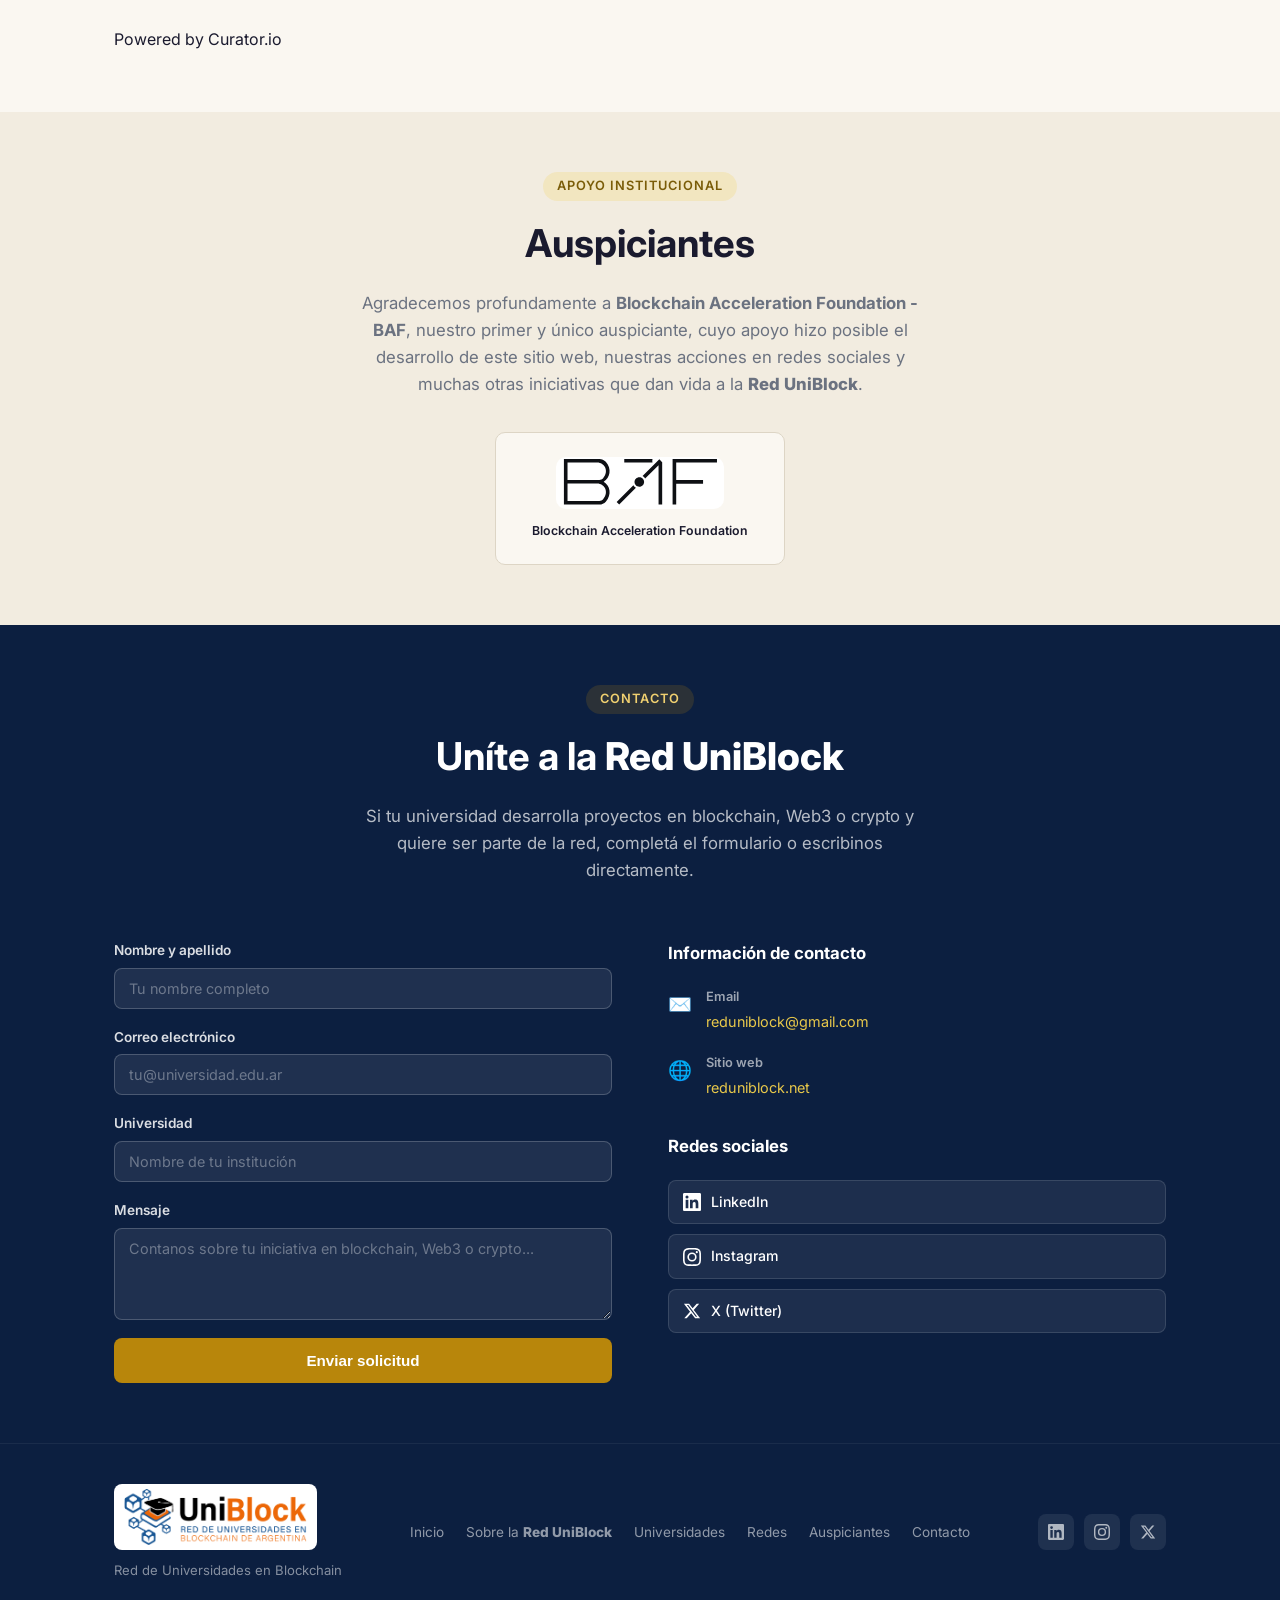
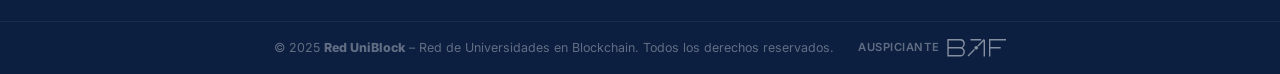
<file: versiones/v6/index.html>
<!DOCTYPE html>
<html lang="es">
<head>
  <meta charset="UTF-8" />
  <meta name="viewport" content="width=device-width, initial-scale=1.0" />
  <title>Red UniBlock – Red de Universidades en Blockchain</title>
  <link rel="preconnect" href="https://fonts.googleapis.com" />
  <link rel="preconnect" href="https://fonts.gstatic.com" crossorigin />
  <link href="https://fonts.googleapis.com/css2?family=Inter:wght@300;400;500;600;700&display=swap" rel="stylesheet" />
  <link rel="stylesheet" href="style.css" />
</head>
<body>

  <!-- NAVBAR -->
  <nav class="navbar" id="navbar">
    <div class="container nav-inner">
      <a href="#inicio" class="nav-logo">
        <img src="logo.png" alt="Uniblock" id="logo-img" />
      </a>
      <button class="nav-toggle" id="nav-toggle" aria-label="Menú">
        <span></span><span></span><span></span>
      </button>
      <ul class="nav-links" id="nav-links">
        <li><a href="#inicio">Inicio</a></li>
        <li><a href="#sobre">Sobre la <span class="brand-uni">Red Uni</span><span class="brand-block">Block</span></a></li>
        <li><a href="#universidades">Universidades</a></li>
        <li><a href="#noticias">Redes</a></li>
        <li><a href="#auspiciantes">Auspiciantes</a></li>
        <li><a href="#contacto" class="btn-nav">Unirse</a></li>
      </ul>
    </div>
  </nav>

  <!-- HERO -->
  <section class="hero" id="inicio">
    <div class="hero-bg"></div>
    <div class="container hero-content">
      <div class="hero-left">
        <img src="logo.png" alt="Uniblock" class="hero-logo" />
        <p class="hero-sub">
          Red interuniversitaria que promueve la educación,<br />
          investigación y aplicación de blockchain,<br />
          Web3 y ecosistema crypto en el ámbito académico.
        </p>
        <div class="hero-actions">
          <a href="#sobre" class="btn btn-primary">Conocer más</a>
          <a href="#contacto" class="btn btn-outline">Sumar tu universidad</a>
        </div>
      </div>
      <div class="hero-right">
        <div class="hero-video-clip">
          <video class="hero-video" id="hero-video" autoplay loop muted playsinline preload="auto">
            <source src="Video_RedUniBlock1.mp4" type="video/mp4" />
          </video>
          <button class="video-mute-btn" id="video-mute-btn" aria-label="Activar sonido">
            <svg id="icon-muted" viewBox="0 0 24 24" fill="none" stroke="currentColor" stroke-width="2" stroke-linecap="round" stroke-linejoin="round" width="20" height="20">
              <polygon points="11 5 6 9 2 9 2 15 6 15 11 19 11 5"/>
              <line x1="23" y1="9" x2="17" y2="15"/><line x1="17" y1="9" x2="23" y2="15"/>
            </svg>
            <svg id="icon-sound" viewBox="0 0 24 24" fill="none" stroke="currentColor" stroke-width="2" stroke-linecap="round" stroke-linejoin="round" width="20" height="20" style="display:none">
              <polygon points="11 5 6 9 2 9 2 15 6 15 11 19 11 5"/>
              <path d="M15.54 8.46a5 5 0 0 1 0 7.07"/><path d="M19.07 4.93a10 10 0 0 1 0 14.14"/>
            </svg>
          </button>
        </div>
      </div>
    </div>
  </section>

  <!-- SOBRE UNIBLOCK -->
  <section class="section section-light" id="sobre">
    <div class="container">
      <div class="section-header">
        <span class="section-tag">¿Quiénes somos?</span>
        <h2>Sobre la <span class="brand-uni">Red Uni</span><span class="brand-block">Block</span></h2>
        <p class="section-desc">
          La <span class="brand-uni">Red Uni</span><span class="brand-block">Block</span> nació de la voluntad de universidades argentinas de aunar esfuerzos para construir
          un ecosistema académico centrado en blockchain, Web3 y ecosistema crypto.
        </p>
      </div>

      <div class="about-grid">
        <div class="about-text">
          <p>
            La <span class="brand-uni">Red Uni</span><span class="brand-block">Block</span> es una red interuniversitaria integrada por instituciones comprometidas
            con el desarrollo, la investigación y la aplicación de blockchain, Web3 y ecosistema crypto
            en el ámbito académico.
          </p>
          <p>
            Reconociéndose como pares fundadoras, las instituciones miembro se comprometieron
            a colaborar en la formación de talento especializado, la investigación
            interdisciplinaria y el desarrollo de estándares académicos vinculados a
            tecnologías descentralizadas.
          </p>
          <p>
            La <span class="brand-uni">Red Uni</span><span class="brand-block">Block</span> está abierta a todas las universidades e institutos universitarios de
            Argentina que desarrollen proyectos, investigaciones o programas
            académicos relacionados con blockchain, Web3 o ecosistema crypto.
          </p>
        </div>

        <div class="objectives">
          <h3>Objetivos de la red</h3>
          <ul class="obj-list">
            <li>
              <span class="obj-icon">🎓</span>
              <div>
                <strong>Colaboración académica</strong>
                <p>Perfeccionamiento docente, innovación curricular y desarrollo tecnológico en blockchain, Web3 y crypto.</p>
              </div>
            </li>
            <li>
              <span class="obj-icon">🔬</span>
              <div>
                <strong>Investigación y desarrollo</strong>
                <p>Impulso de proyectos científicos e implementación de blockchain y Web3 en sistemas universitarios.</p>
              </div>
            </li>
            <li>
              <span class="obj-icon">🌐</span>
              <div>
                <strong>Referencia en políticas</strong>
                <p>Ser referente en políticas educativas y tecnológicas vinculadas a blockchain, Web3 y ecosistema crypto.</p>
              </div>
            </li>
            <li>
              <span class="obj-icon">🤝</span>
              <div>
                <strong>Vinculación con el ecosistema</strong>
                <p>Articulación con empresas, organismos públicos y comunidades del ecosistema blockchain, Web3 y crypto.</p>
              </div>
            </li>
          </ul>
        </div>
      </div>

      <h3 class="actions-title">Líneas de acción</h3>
      <div class="actions-grid">
        <div class="action-card">
          <div class="action-icon">📚</div>
          <h4>Desarrollo curricular</h4>
          <p>Incorporación de contenidos, materias y programas académicos en blockchain, Web3 y crypto.</p>
        </div>
        <div class="action-card">
          <div class="action-icon">🧪</div>
          <h4>Investigación</h4>
          <p>Convocatoria a equipos mixtos de investigación interuniversitaria.</p>
        </div>
        <div class="action-card">
          <div class="action-icon">🏭</div>
          <h4>Vinculación con la industria</h4>
          <p>Articulación con sectores públicos y privados para la adopción de blockchain y Web3.</p>
        </div>
        <div class="action-card">
          <div class="action-icon">🎙️</div>
          <h4>Eventos y divulgación</h4>
          <p>Congresos, jornadas, hackathons y encuentros académicos sobre blockchain, Web3 y crypto.</p>
        </div>
        <div class="action-card">
          <div class="action-icon">🏅</div>
          <h4>Certificación académica</h4>
          <p>Desarrollo de estándares y certificaciones verificadas mediante blockchain.</p>
        </div>
        <div class="action-card">
          <div class="action-icon">🌍</div>
          <h4>Internacionalización</h4>
          <p>Alianzas con universidades extranjeras y participación en foros internacionales.</p>
        </div>
      </div>
    </div>
  </section>

  <!-- UNIVERSIDADES MIEMBRO -->
  <section class="section section-gray" id="universidades">
    <div class="container">
      <div class="section-header">
        <span class="section-tag">Instituciones</span>
        <h2>Universidades miembro</h2>
        <p class="section-desc">
          La <span class="brand-uni">Red Uni</span><span class="brand-block">Block</span> está integrada por universidades públicas y privadas comprometidas
          con la innovación en blockchain, Web3 y ecosistema crypto.
        </p>
      </div>

      <h3 class="uni-group-title">Universidades fundadoras</h3>
      <div class="uni-grid">

        <!-- UCH -->
        <div class="uni-card">
          <a href="https://www.uch.edu.ar" target="_blank" rel="noopener" class="uni-logo-wrap uni-size-uch">
            <img src="logos/uch.svg" alt="UCH" class="uni-logo" onerror="this.style.display='none';this.nextElementSibling.style.display='flex'" />
            <div class="uni-logo-placeholder" style="display:none">UCH</div>
          </a>
          <div class="uni-info">
            <a href="universidades/champagnat.html" target="_blank" rel="noopener" class="uni-more-btn">Más información</a>
            <h4>Universidad Champagnat</h4>
            <span class="uni-location">Mendoza, Argentina</span>
            <div class="uni-social">
              <a href="https://www.uch.edu.ar" target="_blank" rel="noopener" title="Sitio web">🌐</a>
              <a href="https://ar.linkedin.com/school/universidad-champagnat/" target="_blank" rel="noopener" title="LinkedIn">in</a>
              <a href="https://www.instagram.com/uchampagnat/" target="_blank" rel="noopener" title="Instagram">ig</a>
              <a href="https://x.com/uchampagnat" target="_blank" rel="noopener" title="X">𝕏</a>
            </div>
          </div>
        </div>

        <!-- UNMDP -->
        <div class="uni-card">
          <a href="https://www.mdp.edu.ar" target="_blank" rel="noopener" class="uni-logo-wrap uni-size-unmdp">
            <img src="logos/unmdp.svg" alt="UNMDP" class="uni-logo" onerror="this.style.display='none';this.nextElementSibling.style.display='flex'" />
            <div class="uni-logo-placeholder" style="display:none">UNMDP</div>
          </a>
          <div class="uni-info">
            <a href="https://www.mdp.edu.ar" target="_blank" rel="noopener" class="uni-more-btn">Más información</a>
            <h4>Universidad Nacional de Mar del Plata</h4>
            <span class="uni-location">Buenos Aires, Argentina</span>
            <div class="uni-social">
              <a href="https://www.mdp.edu.ar" target="_blank" rel="noopener" title="Sitio web">🌐</a>
              <a href="https://www.linkedin.com/school/universidad-nacional-de-mar-del-plata/" target="_blank" rel="noopener" title="LinkedIn">in</a>
              <a href="https://www.instagram.com/unmdp_oficial/" target="_blank" rel="noopener" title="Instagram">ig</a>
              <a href="https://x.com/unmdp" target="_blank" rel="noopener" title="X">𝕏</a>
            </div>
          </div>
        </div>

        <!-- UNR -->
        <div class="uni-card">
          <a href="https://www.unr.edu.ar" target="_blank" rel="noopener" class="uni-logo-wrap">
            <img src="logos/unr.png" alt="UNR" class="uni-logo" onerror="this.style.display='none';this.nextElementSibling.style.display='flex'" />
            <div class="uni-logo-placeholder" style="display:none">UNR</div>
          </a>
          <div class="uni-info">
            <a href="https://www.unr.edu.ar" target="_blank" rel="noopener" class="uni-more-btn">Más información</a>
            <h4>Universidad Nacional de Rosario</h4>
            <span class="uni-location">Santa Fe, Argentina</span>
            <div class="uni-social">
              <a href="https://www.unr.edu.ar" target="_blank" rel="noopener" title="Sitio web">🌐</a>
              <a href="https://www.linkedin.com/school/universidad-nacional-de-rosario/" target="_blank" rel="noopener" title="LinkedIn">in</a>
              <a href="https://www.instagram.com/unroficial/" target="_blank" rel="noopener" title="Instagram">ig</a>
              <a href="https://x.com/UNRoficial" target="_blank" rel="noopener" title="X">𝕏</a>
            </div>
          </div>
        </div>

        <!-- UB -->
        <div class="uni-card">
          <a href="https://www.ub.edu.ar" target="_blank" rel="noopener" class="uni-logo-wrap uni-size-ub">
            <img src="logos/ub.svg" alt="UB" class="uni-logo" onerror="this.style.display='none';this.nextElementSibling.style.display='flex'" />
            <div class="uni-logo-placeholder" style="display:none">UB</div>
          </a>
          <div class="uni-info">
            <a href="https://www.ub.edu.ar" target="_blank" rel="noopener" class="uni-more-btn">Más información</a>
            <h4>Universidad de Belgrano</h4>
            <span class="uni-location">Buenos Aires, Argentina</span>
            <div class="uni-social">
              <a href="https://www.ub.edu.ar" target="_blank" rel="noopener" title="Sitio web">🌐</a>
              <a href="https://www.linkedin.com/school/universidad-de-belgrano/" target="_blank" rel="noopener" title="LinkedIn">in</a>
              <a href="https://www.instagram.com/universidadbelgrano/" target="_blank" rel="noopener" title="Instagram">ig</a>
              <a href="https://x.com/ubeduar" target="_blank" rel="noopener" title="X">𝕏</a>
            </div>
          </div>
        </div>

        <!-- UTN.BA -->
        <div class="uni-card">
          <a href="https://www.frba.utn.edu.ar" target="_blank" rel="noopener" class="uni-logo-wrap">
            <img src="logos/utn.jpg" alt="UTN.BA" class="uni-logo" onerror="this.style.display='none';this.nextElementSibling.style.display='flex'" />
            <div class="uni-logo-placeholder" style="display:none">UTN.BA</div>
          </a>
          <div class="uni-info">
            <a href="https://www.frba.utn.edu.ar" target="_blank" rel="noopener" class="uni-more-btn">Más información</a>
            <h4>UTN Facultad Regional Buenos Aires</h4>
            <span class="uni-location">Buenos Aires, Argentina</span>
            <div class="uni-social">
              <a href="https://www.frba.utn.edu.ar" target="_blank" rel="noopener" title="Sitio web">🌐</a>
              <a href="https://ar.linkedin.com/company/utn--regional-ba" target="_blank" rel="noopener" title="LinkedIn">in</a>
              <a href="https://www.instagram.com/utnba.ok/" target="_blank" rel="noopener" title="Instagram">ig</a>
              <a href="https://x.com/frbautn" target="_blank" rel="noopener" title="X">𝕏</a>
            </div>
          </div>
        </div>

        <!-- UTDT -->
        <div class="uni-card">
          <a href="https://www.utdt.edu" target="_blank" rel="noopener" class="uni-logo-wrap uni-size-utdt">
            <img src="logos/utdt.svg" alt="UTDT" class="uni-logo" onerror="this.style.display='none';this.nextElementSibling.style.display='flex'" />
            <div class="uni-logo-placeholder" style="display:none">UTDT</div>
          </a>
          <div class="uni-info">
            <a href="https://www.utdt.edu" target="_blank" rel="noopener" class="uni-more-btn">Más información</a>
            <h4>Universidad Torcuato Di Tella</h4>
            <span class="uni-location">Buenos Aires, Argentina</span>
            <div class="uni-social">
              <a href="https://www.utdt.edu" target="_blank" rel="noopener" title="Sitio web">🌐</a>
              <a href="https://www.linkedin.com/school/universidad-torcuato-di-tella/" target="_blank" rel="noopener" title="LinkedIn">in</a>
              <a href="https://www.instagram.com/univditella/" target="_blank" rel="noopener" title="Instagram">ig</a>
              <a href="https://x.com/utditella" target="_blank" rel="noopener" title="X">𝕏</a>
            </div>
          </div>
        </div>

      </div>

      <h3 class="uni-group-title">Universidades adherentes</h3>
      <div class="uni-grid uni-grid-small">

        <!-- UNCuyo -->
        <div class="uni-card">
          <a href="https://www.uncuyo.edu.ar" target="_blank" rel="noopener" class="uni-logo-wrap">
            <img src="logos/uncuyo.svg" alt="UNCuyo" class="uni-logo" onerror="this.style.display='none';this.nextElementSibling.style.display='flex'" />
            <div class="uni-logo-placeholder" style="display:none">UNCuyo</div>
          </a>
          <div class="uni-info">
            <a href="https://www.uncuyo.edu.ar" target="_blank" rel="noopener" class="uni-more-btn">Más información</a>
            <h4>Universidad Nacional de Cuyo</h4>
            <span class="uni-location">Mendoza, Argentina</span>
            <div class="uni-social">
              <a href="https://www.uncuyo.edu.ar" target="_blank" rel="noopener" title="Sitio web">🌐</a>
              <a href="https://ar.linkedin.com/school/uncuyo/" target="_blank" rel="noopener" title="LinkedIn">in</a>
              <a href="https://www.instagram.com/uncuyo/" target="_blank" rel="noopener" title="Instagram">ig</a>
              <a href="https://x.com/UNCUYO" target="_blank" rel="noopener" title="X">𝕏</a>
            </div>
          </div>
        </div>

        <!-- UdeMM -->
        <div class="uni-card">
          <a href="https://www.udemm.edu.ar" target="_blank" rel="noopener" class="uni-logo-wrap">
            <img src="logos/udemm.png" alt="UdeMM" class="uni-logo" onerror="this.style.display='none';this.nextElementSibling.style.display='flex'" />
            <div class="uni-logo-placeholder" style="display:none">UdeMM</div>
          </a>
          <div class="uni-info">
            <a href="https://www.udemm.edu.ar" target="_blank" rel="noopener" class="uni-more-btn">Más información</a>
            <h4>Universidad de la Marina Mercante</h4>
            <span class="uni-location">Buenos Aires, Argentina</span>
            <div class="uni-social">
              <a href="https://www.udemm.edu.ar" target="_blank" rel="noopener" title="Sitio web">🌐</a>
              <a href="https://ar.linkedin.com/school/universidad-de-la-marina-mercante/" target="_blank" rel="noopener" title="LinkedIn">in</a>
              <a href="https://www.instagram.com/udemmuniversidad/" target="_blank" rel="noopener" title="Instagram">ig</a>
              <a href="https://x.com/UdeMMoficial" target="_blank" rel="noopener" title="X">𝕏</a>
            </div>
          </div>
        </div>

        <!-- UBA -->
        <div class="uni-card">
          <a href="https://www.uba.ar" target="_blank" rel="noopener" class="uni-logo-wrap">
            <img src="logos/uba.png" alt="UBA" class="uni-logo" onerror="this.style.display='none';this.nextElementSibling.style.display='flex'" />
            <div class="uni-logo-placeholder" style="display:none">UBA</div>
          </a>
          <div class="uni-info">
            <a href="https://www.uba.ar" target="_blank" rel="noopener" class="uni-more-btn">Más información</a>
            <h4>Universidad de Buenos Aires</h4>
            <span class="uni-location">Buenos Aires, Argentina</span>
            <div class="uni-social">
              <a href="https://www.uba.ar" target="_blank" rel="noopener" title="Sitio web">🌐</a>
              <a href="https://www.linkedin.com/school/universidad-de-buenos-aires/" target="_blank" rel="noopener" title="LinkedIn">in</a>
              <a href="https://www.instagram.com/uba_ar/" target="_blank" rel="noopener" title="Instagram">ig</a>
              <a href="https://x.com/UBARectorado" target="_blank" rel="noopener" title="X">𝕏</a>
            </div>
          </div>
        </div>

        <!-- Siglo 21 -->
        <div class="uni-card">
          <a href="https://www.21.edu.ar" target="_blank" rel="noopener" class="uni-logo-wrap uni-size-siglo21">
            <img src="logos/siglo21.jpg" alt="Siglo 21" class="uni-logo" onerror="this.style.display='none';this.nextElementSibling.style.display='flex'" />
            <div class="uni-logo-placeholder" style="display:none">Siglo 21</div>
          </a>
          <div class="uni-info">
            <a href="https://www.21.edu.ar" target="_blank" rel="noopener" class="uni-more-btn">Más información</a>
            <h4>Universidad Siglo 21</h4>
            <span class="uni-location">Córdoba, Argentina</span>
            <div class="uni-social">
              <a href="https://www.21.edu.ar" target="_blank" rel="noopener" title="Sitio web">🌐</a>
              <a href="https://www.linkedin.com/school/lasiglo21/" target="_blank" rel="noopener" title="LinkedIn">in</a>
              <a href="https://www.instagram.com/lasiglo21/" target="_blank" rel="noopener" title="Instagram">ig</a>
              <a href="https://x.com/LaSiglo21" target="_blank" rel="noopener" title="X">𝕏</a>
            </div>
          </div>
        </div>

        <!-- En proceso -->
        <div class="uni-card uni-card-pending">
          <div class="uni-logo-wrap">
            <div class="pending-icon">
              <svg xmlns="http://www.w3.org/2000/svg" viewBox="0 0 24 24" fill="none" stroke="#1a3a68" stroke-width="1.5" stroke-linecap="round" stroke-linejoin="round" width="136" height="136">
                <path d="M22 10v6M2 10l10-5 10 5-10 5z"/>
                <path d="M6 12v5c3 3 9 3 12 0v-5"/>
                <line x1="19" y1="3" x2="19" y2="7"/>
                <line x1="17" y1="5" x2="21" y2="5"/>
              </svg>
            </div>
          </div>
          <div class="uni-info">
            <h4>+14 universidades</h4>
            <span class="uni-location">En proceso de incorporación</span>
            <p class="pending-text">Más de 14 universidades se encuentran en proceso de incorporarse a la <span class="brand-uni">Red Uni</span><span class="brand-block">Block</span>.</p>
          </div>
        </div>

      </div>

      <div class="join-banner">
        <p>¿Tu universidad trabaja en blockchain, Web3 o crypto? <strong>Sumate a la <span class="brand-uni">Red Uni</span><span class="brand-block">Block</span>.</strong></p>
        <a href="#contacto" class="btn btn-primary">Solicitar incorporación</a>
      </div>
    </div>
  </section>

  <!-- REDES SOCIALES / NOTICIAS -->
  <section class="section section-light" id="noticias">
    <div class="container">
      <div class="section-header">
        <span class="section-tag">Actualidad</span>
        <h2>Seguinos en las redes sociales</h2>
        <p class="section-desc">Las últimas novedades de <span class="brand-uni">Red Uni</span><span class="brand-block">Block</span> en nuestras redes sociales.</p>
      </div>

      <div id="curator-feed-default-feed-layout"><a href="https://curator.io" target="_blank" class="crt-logo crt-tag">Powered by Curator.io</a></div>
      <script type="text/javascript">
        (function(){
          var i,e,d=document,s="script";i=d.createElement("script");i.async=1;i.charset="UTF-8";
          i.src="https://cdn.curator.io/published/241f8bbe-fd75-4a18-b93a-fa1b73fcbda5.js";
          e=d.getElementsByTagName(s)[0];e.parentNode.insertBefore(i, e);
        })();
      </script>
    </div>
  </section>

  <!-- AUSPICIANTES -->
  <section class="section section-gray sponsors-section" id="auspiciantes">
    <div class="container">
      <div class="section-header">
        <span class="section-tag">Apoyo institucional</span>
        <h2>Auspiciantes</h2>
        <p class="section-desc">Agradecemos profundamente a <strong>Blockchain Acceleration Foundation - BAF</strong>, nuestro primer y único auspiciante, cuyo apoyo hizo posible el desarrollo de este sitio web, nuestras acciones en redes sociales y muchas otras iniciativas que dan vida a la <span class="brand-uni">Red Uni</span><span class="brand-block">Block</span>.</p>
      </div>
      <div class="sponsors-grid">
        <a href="https://www.blockchainacceleration.org/" target="_blank" rel="noopener" class="sponsor-card">
          <div class="sponsor-logo-wrap">
            <img src="logos/baf.svg" alt="BAF" class="sponsor-logo" onerror="this.style.display='none';this.nextElementSibling.style.display='flex'" />
            <div class="sponsor-placeholder" style="display:none">BAF</div>
          </div>
          <span class="sponsor-name">Blockchain Acceleration Foundation</span>
        </a>
      </div>
    </div>
  </section>

  <!-- CONTACTO -->
  <section class="section section-dark" id="contacto">
    <div class="container">
      <div class="section-header section-header-light">
        <span class="section-tag tag-light">Contacto</span>
        <h2>Uníte a la <span class="brand-uni">Red Uni</span><span class="brand-block">Block</span></h2>
        <p class="section-desc">
          Si tu universidad desarrolla proyectos en blockchain, Web3 o crypto y quiere ser parte de la red,
          completá el formulario o escribinos directamente.
        </p>
      </div>

      <div class="contact-grid">
        <form class="contact-form" id="contact-form">
          <div class="form-group">
            <label for="nombre">Nombre y apellido</label>
            <input type="text" id="nombre" name="nombre" placeholder="Tu nombre completo" required />
          </div>
          <div class="form-group">
            <label for="email">Correo electrónico</label>
            <input type="email" id="email" name="email" placeholder="tu@universidad.edu.ar" required />
          </div>
          <div class="form-group">
            <label for="universidad">Universidad</label>
            <input type="text" id="universidad" name="universidad" placeholder="Nombre de tu institución" required />
          </div>
          <div class="form-group">
            <label for="mensaje">Mensaje</label>
            <textarea id="mensaje" name="mensaje" rows="4" placeholder="Contanos sobre tu iniciativa en blockchain, Web3 o crypto..."></textarea>
          </div>
          <button type="submit" class="btn btn-primary btn-full">Enviar solicitud</button>
        </form>

        <div class="contact-info">
          <h3>Información de contacto</h3>
          <div class="contact-item">
            <span class="contact-icon">✉️</span>
            <div>
              <strong>Email</strong>
              <a href="mailto:reduniblock@gmail.com">reduniblock@gmail.com</a>
            </div>
          </div>
          <div class="contact-item">
            <span class="contact-icon">🌐</span>
            <div>
              <strong>Sitio web</strong>
              <a href="https://reduniblock.net">reduniblock.net</a>
            </div>
          </div>

          <h3 class="mt-32">Redes sociales</h3>
          <div class="social-links">
            <a href="https://www.linkedin.com/company/reduniblock" target="_blank" rel="noopener" class="social-btn">
              <svg viewBox="0 0 24 24" fill="currentColor"><path d="M20.447 20.452h-3.554v-5.569c0-1.328-.027-3.037-1.852-3.037-1.853 0-2.136 1.445-2.136 2.939v5.667H9.351V9h3.414v1.561h.046c.477-.9 1.637-1.85 3.37-1.85 3.601 0 4.267 2.37 4.267 5.455v6.286zM5.337 7.433a2.062 2.062 0 01-2.063-2.065 2.064 2.064 0 112.063 2.065zm1.782 13.019H3.555V9h3.564v11.452zM22.225 0H1.771C.792 0 0 .774 0 1.729v20.542C0 23.227.792 24 1.771 24h20.451C23.2 24 24 23.227 24 22.271V1.729C24 .774 23.2 0 22.222 0h.003z"/></svg>
              LinkedIn
            </a>
            <a href="https://www.instagram.com/reduniblock/" target="_blank" rel="noopener" class="social-btn">
              <svg viewBox="0 0 24 24" fill="currentColor"><path d="M12 2.163c3.204 0 3.584.012 4.85.07 3.252.148 4.771 1.691 4.919 4.919.058 1.265.069 1.645.069 4.849 0 3.205-.012 3.584-.069 4.849-.149 3.225-1.664 4.771-4.919 4.919-1.266.058-1.644.07-4.85.07-3.204 0-3.584-.012-4.849-.07-3.26-.149-4.771-1.699-4.919-4.92-.058-1.265-.07-1.644-.07-4.849 0-3.204.013-3.583.07-4.849.149-3.227 1.664-4.771 4.919-4.919 1.266-.057 1.645-.069 4.849-.069zM12 0C8.741 0 8.333.014 7.053.072 2.695.272.273 2.69.073 7.052.014 8.333 0 8.741 0 12c0 3.259.014 3.668.072 4.948.2 4.358 2.618 6.78 6.98 6.98C8.333 23.986 8.741 24 12 24c3.259 0 3.668-.014 4.948-.072 4.354-.2 6.782-2.618 6.979-6.98.059-1.28.073-1.689.073-4.948 0-3.259-.014-3.667-.072-4.947-.196-4.354-2.617-6.78-6.979-6.98C15.668.014 15.259 0 12 0zm0 5.838a6.162 6.162 0 100 12.324 6.162 6.162 0 000-12.324zM12 16a4 4 0 110-8 4 4 0 010 8zm6.406-11.845a1.44 1.44 0 100 2.881 1.44 1.44 0 000-2.881z"/></svg>
              Instagram
            </a>
            <a href="https://x.com/reduniblock" target="_blank" rel="noopener" class="social-btn">
              <svg viewBox="0 0 24 24" fill="currentColor"><path d="M18.244 2.25h3.308l-7.227 8.26 8.502 11.24H16.17l-5.214-6.817L4.99 21.75H1.68l7.73-8.835L1.254 2.25H8.08l4.713 6.231zm-1.161 17.52h1.833L7.084 4.126H5.117z"/></svg>
              X (Twitter)
            </a>
          </div>
        </div>
      </div>
    </div>
  </section>

  <!-- FOOTER -->
  <footer class="footer">
    <div class="container footer-inner">
      <div class="footer-brand">
        <img src="logo.png" alt="Uniblock" class="footer-logo" />
        <p>Red de Universidades en Blockchain</p>
      </div>
      <div class="footer-links">
        <a href="#inicio">Inicio</a>
        <a href="#sobre">Sobre la <span class="brand-uni">Red Uni</span><span class="brand-block">Block</span></a>
        <a href="#universidades">Universidades</a>
        <a href="#noticias">Redes</a>
        <a href="#auspiciantes">Auspiciantes</a>
        <a href="#contacto">Contacto</a>
      </div>
      <div class="footer-social">
        <a href="https://www.linkedin.com/company/reduniblock" target="_blank" rel="noopener" aria-label="LinkedIn">
          <svg viewBox="0 0 24 24" fill="currentColor"><path d="M20.447 20.452h-3.554v-5.569c0-1.328-.027-3.037-1.852-3.037-1.853 0-2.136 1.445-2.136 2.939v5.667H9.351V9h3.414v1.561h.046c.477-.9 1.637-1.85 3.37-1.85 3.601 0 4.267 2.37 4.267 5.455v6.286zM5.337 7.433a2.062 2.062 0 01-2.063-2.065 2.064 2.064 0 112.063 2.065zm1.782 13.019H3.555V9h3.564v11.452zM22.225 0H1.771C.792 0 0 .774 0 1.729v20.542C0 23.227.792 24 1.771 24h20.451C23.2 24 24 23.227 24 22.271V1.729C24 .774 23.2 0 22.222 0h.003z"/></svg>
        </a>
        <a href="https://www.instagram.com/reduniblock/" target="_blank" rel="noopener" aria-label="Instagram">
          <svg viewBox="0 0 24 24" fill="currentColor"><path d="M12 2.163c3.204 0 3.584.012 4.85.07 3.252.148 4.771 1.691 4.919 4.919.058 1.265.069 1.645.069 4.849 0 3.205-.012 3.584-.069 4.849-.149 3.225-1.664 4.771-4.919 4.919-1.266.058-1.644.07-4.85.07-3.204 0-3.584-.012-4.849-.07-3.26-.149-4.771-1.699-4.919-4.92-.058-1.265-.07-1.644-.07-4.849 0-3.204.013-3.583.07-4.849.149-3.227 1.664-4.771 4.919-4.919 1.266-.057 1.645-.069 4.849-.069zM12 0C8.741 0 8.333.014 7.053.072 2.695.272.273 2.69.073 7.052.014 8.333 0 8.741 0 12c0 3.259.014 3.668.072 4.948.2 4.358 2.618 6.78 6.98 6.98C8.333 23.986 8.741 24 12 24c3.259 0 3.668-.014 4.948-.072 4.354-.2 6.782-2.618 6.979-6.98.059-1.28.073-1.689.073-4.948 0-3.259-.014-3.667-.072-4.947-.196-4.354-2.617-6.78-6.979-6.98C15.668.014 15.259 0 12 0zm0 5.838a6.162 6.162 0 100 12.324 6.162 6.162 0 000-12.324zM12 16a4 4 0 110-8 4 4 0 010 8zm6.406-11.845a1.44 1.44 0 100 2.881 1.44 1.44 0 000-2.881z"/></svg>
        </a>
        <a href="https://x.com/reduniblock" target="_blank" rel="noopener" aria-label="X">
          <svg viewBox="0 0 24 24" fill="currentColor"><path d="M18.244 2.25h3.308l-7.227 8.26 8.502 11.24H16.17l-5.214-6.817L4.99 21.75H1.68l7.73-8.835L1.254 2.25H8.08l4.713 6.231zm-1.161 17.52h1.833L7.084 4.126H5.117z"/></svg>
        </a>
      </div>
    </div>
    <div class="footer-bottom">
      <p>&copy; 2025 <span class="brand-uni">Red Uni</span><span class="brand-block">Block</span> – Red de Universidades en Blockchain. Todos los derechos reservados.</p>
      <a href="https://www.blockchainacceleration.org/" target="_blank" rel="noopener" class="footer-sponsor">
        <span>Auspiciante</span>
        <img src="logos/baf.svg" alt="Blockchain Acceleration Foundation" class="footer-sponsor-logo" />
      </a>
    </div>
  </footer>

  <script src="script.js"></script>
</body>
</html>
</file>
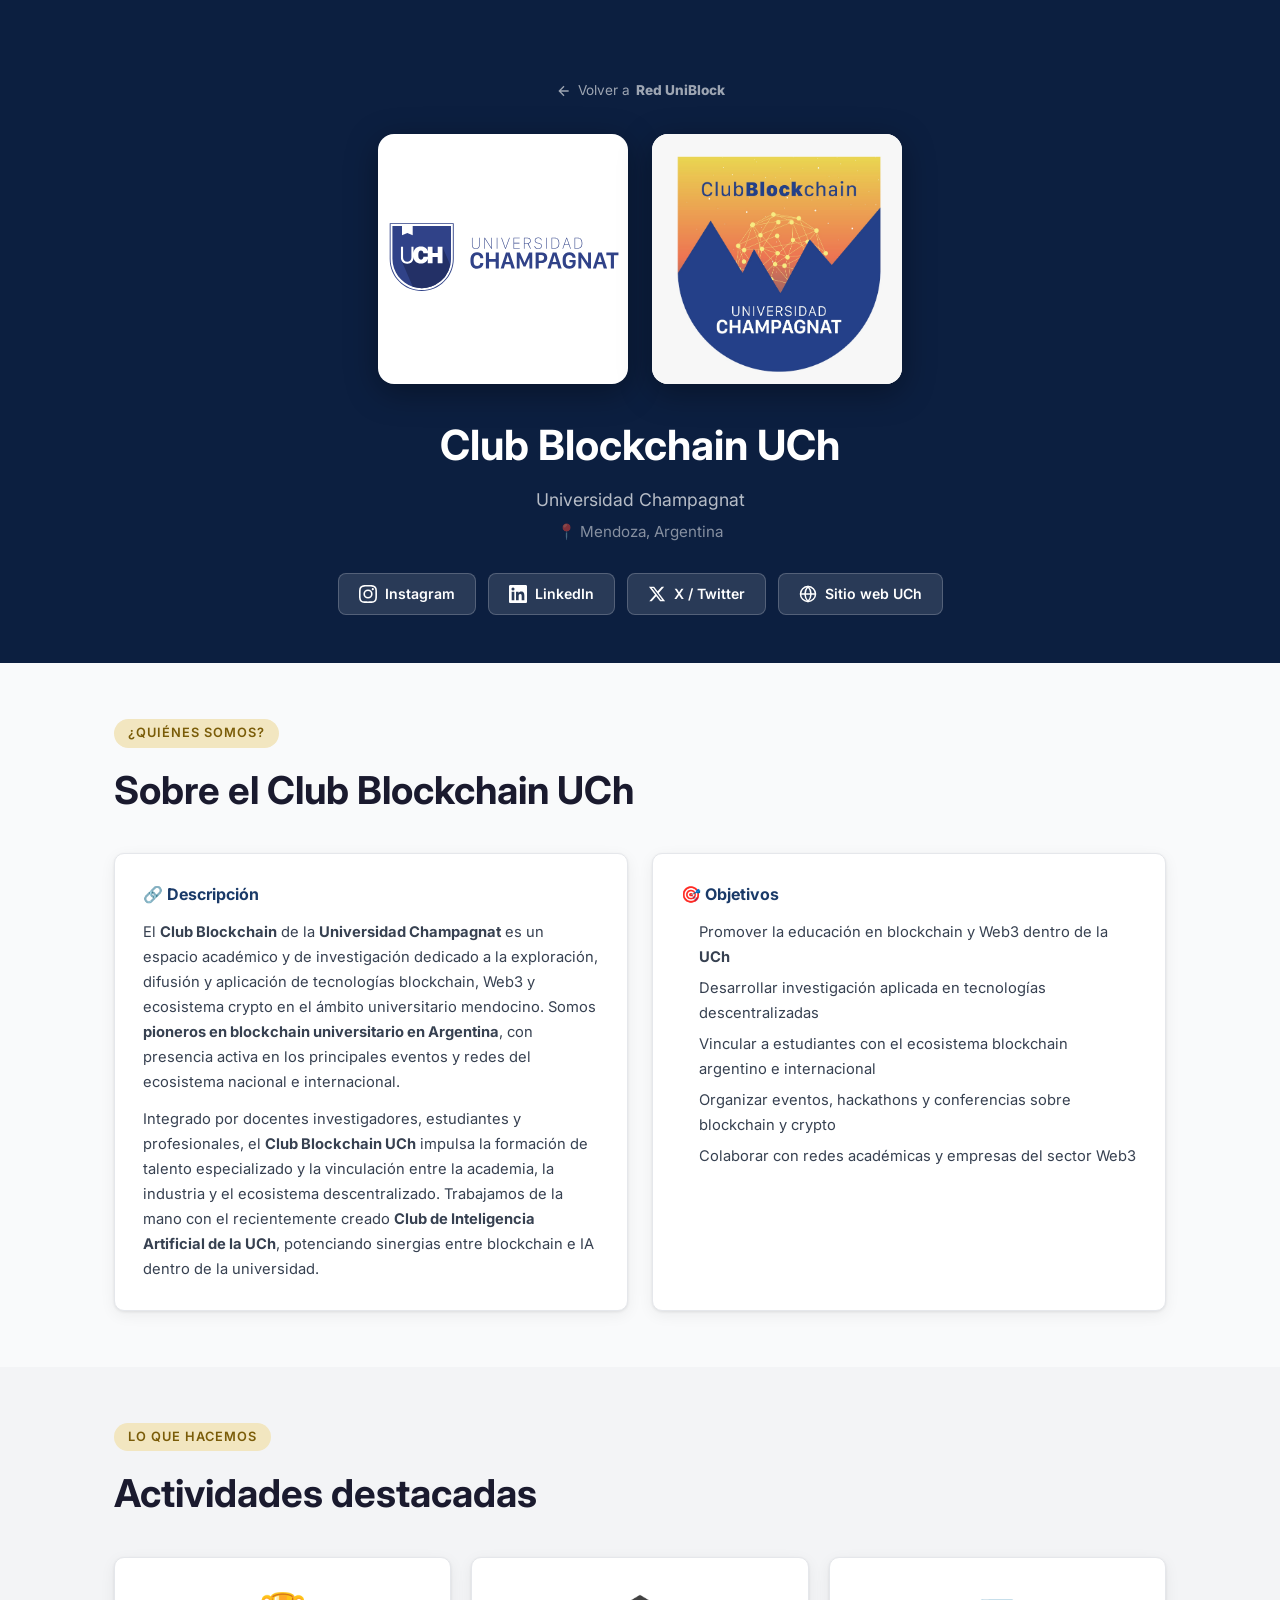
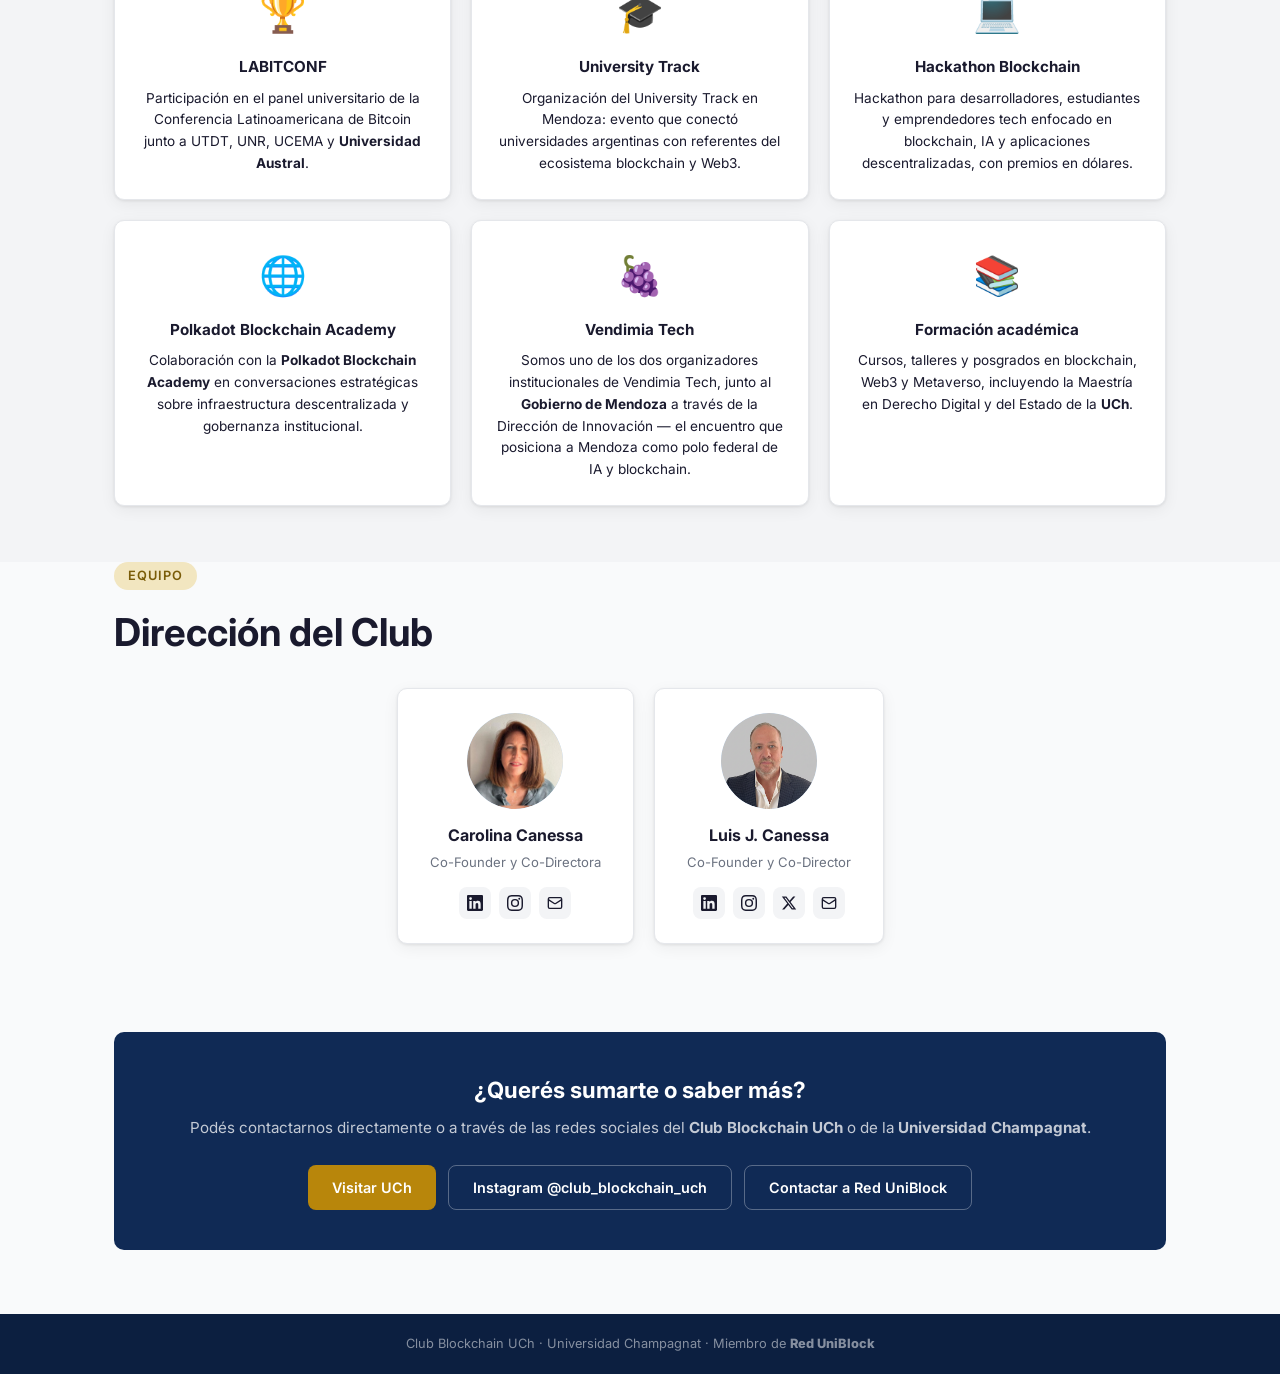
<file: universidades/champagnat.html>
<!DOCTYPE html>
<html lang="es">
<head>
  <meta charset="UTF-8" />
  <meta name="viewport" content="width=device-width, initial-scale=1.0" />
  <title>Club Blockchain UCh – Universidad Champagnat</title>
  <link rel="preconnect" href="https://fonts.googleapis.com" />
  <link rel="preconnect" href="https://fonts.gstatic.com" crossorigin />
  <link href="https://fonts.googleapis.com/css2?family=Inter:wght@300;400;500;600;700&display=swap" rel="stylesheet" />
  <link rel="stylesheet" href="../style.css" />
  <style>
    /* Page-specific overrides */
    body { background: var(--gray-50); }

    .club-hero {
      background: var(--blue-900);
      padding: 80px 0 48px;
      text-align: center;
      color: var(--white);
    }
    .hero-logos {
      display: flex; align-items: center; justify-content: center;
      gap: 24px; margin-bottom: 28px; flex-wrap: wrap;
    }
    .club-logo-frame {
      width: 250px; height: 250px;
      overflow: hidden;
      border-radius: 16px;
      background: var(--white);
      box-shadow: 0 8px 32px rgba(0,0,0,.35);
      display: flex; align-items: center; justify-content: center;
      flex-shrink: 0;
    }
    .club-hero img.club-logo {
      width: 417px; height: 417px;
      object-fit: contain;
      flex-shrink: 0;
      display: block;
    }
    .club-hero h1 { font-size: clamp(1.8rem, 4vw, 2.6rem); font-weight: 700; margin-bottom: 8px; }
    .club-hero .club-uni { font-size: 1.1rem; color: rgba(255,255,255,.7); margin-bottom: 6px; }
    .club-hero .club-location { font-size: .95rem; color: rgba(255,255,255,.5); margin-bottom: 28px; }

    .club-social-hero { display: flex; gap: 12px; justify-content: center; flex-wrap: wrap; }
    .club-social-hero a {
      display: inline-flex; align-items: center; gap: 8px;
      padding: 9px 20px; border-radius: 8px;
      background: rgba(255,255,255,.12); color: var(--white);
      font-size: .88rem; font-weight: 600; text-decoration: none;
      border: 1px solid rgba(255,255,255,.2);
      transition: background .2s;
    }
    .club-social-hero a:hover { background: rgba(255,255,255,.22); }
    .club-social-hero svg { width: 18px; height: 18px; }

    .back-link {
      display: inline-flex; align-items: center; gap: 6px;
      color: rgba(255,255,255,.6); font-size: .85rem; text-decoration: none;
      margin-bottom: 32px;
      transition: color .2s;
    }
    .back-link:hover { color: var(--white); }

    .club-section { padding: 56px 0; }
    .club-section + .club-section { padding-top: 0; }

    .info-grid {
      display: grid;
      grid-template-columns: 1fr 1fr;
      gap: 24px;
      margin-top: 32px;
    }
    .info-card {
      background: var(--white);
      border: 1px solid var(--gray-200);
      border-radius: var(--radius);
      padding: 28px;
      box-shadow: var(--shadow);
    }
    .info-card h3 {
      font-size: 1rem; font-weight: 700;
      color: var(--blue-700);
      margin-bottom: 12px;
      display: flex; align-items: center; gap: 8px;
    }
    .info-card p, .info-card li {
      font-size: .92rem; color: var(--gray-700); line-height: 1.7;
    }
    .info-card ul { padding-left: 18px; margin: 0; }
    .info-card li { margin-bottom: 6px; }

    .activities-grid {
      display: grid;
      grid-template-columns: repeat(3, 1fr);
      gap: 20px;
      margin-top: 32px;
    }
    .activity-card {
      background: var(--white);
      border: 1px solid var(--gray-200);
      border-radius: var(--radius);
      padding: 24px;
      box-shadow: var(--shadow);
      text-align: center;
    }
    .activity-icon { font-size: 2.4rem; margin-bottom: 12px; }
    .activity-card h4 { font-size: .95rem; font-weight: 700; color: var(--gray-900); margin-bottom: 8px; }
    .activity-card p { font-size: .85rem; color: var(--gray-600); line-height: 1.6; }

    .contact-box {
      background: var(--blue-800);
      color: var(--white);
      border-radius: var(--radius);
      padding: 40px;
      text-align: center;
      margin-top: 32px;
    }
    .contact-box h3 { font-size: 1.4rem; font-weight: 700; margin-bottom: 8px; }
    .contact-box p { color: rgba(255,255,255,.75); margin-bottom: 24px; font-size: .95rem; }
    .contact-box .contact-links { display: flex; gap: 12px; justify-content: center; flex-wrap: wrap; }
    .contact-box a {
      display: inline-flex; align-items: center; gap: 8px;
      padding: 10px 24px; border-radius: 8px;
      background: var(--orange); color: var(--white);
      font-weight: 600; font-size: .9rem; text-decoration: none;
      transition: background .2s;
    }
    .contact-box a:hover { background: var(--orange-dark); }
    .contact-box a.outline {
      background: transparent; border: 1px solid rgba(255,255,255,.3);
    }
    .contact-box a.outline:hover { background: rgba(255,255,255,.1); }

    .directors-grid {
      display: flex; gap: 20px; justify-content: center; flex-wrap: wrap;
      margin-top: 24px;
    }
    .director-card {
      background: var(--white);
      border: 1px solid var(--gray-200);
      border-radius: var(--radius);
      padding: 24px 32px;
      text-align: center;
      box-shadow: var(--shadow);
      min-width: 200px;
    }
    .director-avatar {
      width: 96px; height: 96px; border-radius: 50%;
      background: var(--blue-100); color: var(--blue-700);
      display: flex; align-items: center; justify-content: center;
      font-size: 1.8rem; font-weight: 700;
      margin: 0 auto 14px;
      overflow: hidden;
    }
    .director-avatar img {
      width: 100%; height: 100%; object-fit: cover; border-radius: 50%;
    }
    .director-card h4 { font-size: 1rem; font-weight: 700; color: var(--gray-900); margin-bottom: 4px; }
    .director-card .director-role { font-size: .82rem; color: var(--gray-500); display: block; margin-bottom: 14px; }
    .director-socials { display: flex; gap: 8px; justify-content: center; margin-top: 4px; }
    .director-socials a {
      display: inline-flex; align-items: center; justify-content: center;
      width: 32px; height: 32px; border-radius: 8px;
      background: var(--gray-100); color: var(--gray-600);
      transition: background .2s, color .2s;
      text-decoration: none;
    }
    .director-socials a:hover { background: var(--blue-700); color: var(--white); }
    .director-socials svg { width: 16px; height: 16px; }

    .info-card.full-width { grid-column: 1 / -1; }
    .back-link .brand-uni { color: rgba(255,255,255,.6); }
    .back-link:hover .brand-uni { color: var(--white); }

    @media (max-width: 768px) {
      .info-grid { grid-template-columns: 1fr; }
      .activities-grid { grid-template-columns: 1fr 1fr; }
    }
    @media (max-width: 480px) {
      .activities-grid { grid-template-columns: 1fr; }
    }
  </style>
</head>
<body>

  <!-- HERO -->
  <div class="club-hero">
    <div class="container">
      <a href="../index.html" class="back-link">
        <svg viewBox="0 0 24 24" fill="none" stroke="currentColor" stroke-width="2" width="16" height="16"><path d="M19 12H5M12 5l-7 7 7 7"/></svg>
        Volver a <span><span class="brand-uni">Red Uni</span><span class="brand-block">Block</span></span>
      </a>

      <div class="hero-logos">
        <div class="club-logo-frame">
          <img src="../logos/uch.svg" alt="Universidad Champagnat" class="club-logo" />
        </div>
        <div class="club-logo-frame">
          <img src="../logos/club-blockchain-uch.jpg" alt="Club Blockchain UCh" class="club-logo" />
        </div>
      </div>
      <h1>Club Blockchain UCh</h1>
      <p class="club-uni">Universidad Champagnat</p>
      <p class="club-location">📍 Mendoza, Argentina</p>

      <div class="club-social-hero">
        <a href="https://www.instagram.com/club_blockchain_uch/" target="_blank" rel="noopener">
          <svg viewBox="0 0 24 24" fill="currentColor"><path d="M12 2.163c3.204 0 3.584.012 4.85.07 3.252.148 4.771 1.691 4.919 4.919.058 1.265.069 1.645.069 4.849 0 3.205-.012 3.584-.069 4.849-.149 3.225-1.664 4.771-4.919 4.919-1.266.058-1.644.07-4.85.07-3.204 0-3.584-.012-4.849-.07-3.26-.149-4.771-1.699-4.919-4.92-.058-1.265-.07-1.644-.07-4.849 0-3.204.013-3.583.07-4.849.149-3.227 1.664-4.771 4.919-4.919 1.266-.057 1.645-.069 4.849-.069zM12 0C8.741 0 8.333.014 7.053.072 2.695.272.273 2.69.073 7.052.014 8.333 0 8.741 0 12c0 3.259.014 3.668.072 4.948.2 4.358 2.618 6.78 6.98 6.98C8.333 23.986 8.741 24 12 24c3.259 0 3.668-.014 4.948-.072 4.354-.2 6.782-2.618 6.979-6.98.059-1.28.073-1.689.073-4.948 0-3.259-.014-3.667-.072-4.947-.196-4.354-2.617-6.78-6.979-6.98C15.668.014 15.259 0 12 0zm0 5.838a6.162 6.162 0 100 12.324 6.162 6.162 0 000-12.324zM12 16a4 4 0 110-8 4 4 0 010 8zm6.406-11.845a1.44 1.44 0 100 2.881 1.44 1.44 0 000-2.881z"/></svg>
          Instagram
        </a>
        <a href="https://ar.linkedin.com/school/universidad-champagnat/" target="_blank" rel="noopener">
          <svg viewBox="0 0 24 24" fill="currentColor"><path d="M20.447 20.452h-3.554v-5.569c0-1.328-.027-3.037-1.852-3.037-1.853 0-2.136 1.445-2.136 2.939v5.667H9.351V9h3.414v1.561h.046c.477-.9 1.637-1.85 3.37-1.85 3.601 0 4.267 2.37 4.267 5.455v6.286zM5.337 7.433a2.062 2.062 0 01-2.063-2.065 2.064 2.064 0 112.063 2.065zm1.782 13.019H3.555V9h3.564v11.452zM22.225 0H1.771C.792 0 0 .774 0 1.729v20.542C0 23.227.792 24 1.771 24h20.451C23.2 24 24 23.227 24 22.271V1.729C24 .774 23.2 0 22.222 0h.003z"/></svg>
          LinkedIn
        </a>
        <a href="https://x.com/uchampagnat" target="_blank" rel="noopener">
          <svg viewBox="0 0 24 24" fill="currentColor"><path d="M18.244 2.25h3.308l-7.227 8.26 8.502 11.24H16.17l-5.214-6.817L4.99 21.75H1.68l7.73-8.835L1.254 2.25H8.08l4.713 6.231zm-1.161 17.52h1.833L7.084 4.126H5.117z"/></svg>
          X / Twitter
        </a>
        <a href="https://www.uch.edu.ar" target="_blank" rel="noopener">
          <svg viewBox="0 0 24 24" fill="none" stroke="currentColor" stroke-width="2" width="18" height="18"><circle cx="12" cy="12" r="10"/><line x1="2" y1="12" x2="22" y2="12"/><path d="M12 2a15.3 15.3 0 0 1 4 10 15.3 15.3 0 0 1-4 10 15.3 15.3 0 0 1-4-10 15.3 15.3 0 0 1 4-10z"/></svg>
          Sitio web UCh
        </a>
      </div>
    </div>
  </div>

  <!-- DESCRIPCIÓN -->
  <section class="club-section">
    <div class="container">
      <div class="section-header" style="text-align:left; margin-bottom:0;">
        <span class="section-tag">¿Quiénes somos?</span>
        <h2>Sobre el Club Blockchain UCh</h2>
      </div>

      <div class="info-grid">
        <div class="info-card">
          <h3>🔗 Descripción</h3>
          <p>
            El <strong>Club Blockchain</strong> de la <strong>Universidad Champagnat</strong> es un espacio académico y de investigación
            dedicado a la exploración, difusión y aplicación de tecnologías blockchain, Web3 y
            ecosistema crypto en el ámbito universitario mendocino.
            Somos <strong>pioneros en blockchain universitario en Argentina</strong>, con presencia activa en los principales
            eventos y redes del ecosistema nacional e internacional.
          </p>
          <p style="margin-top:12px;">
            Integrado por docentes investigadores, estudiantes y profesionales, el <strong>Club Blockchain UCh</strong> impulsa
            la formación de talento especializado y la vinculación entre la academia, la industria
            y el ecosistema descentralizado. Trabajamos de la mano con el recientemente creado
            <strong>Club de Inteligencia Artificial de la UCh</strong>, potenciando sinergias entre blockchain e IA
            dentro de la universidad.
          </p>
        </div>

        <div class="info-card">
          <h3>🎯 Objetivos</h3>
          <ul>
            <li>Promover la educación en blockchain y Web3 dentro de la <strong>UCh</strong></li>
            <li>Desarrollar investigación aplicada en tecnologías descentralizadas</li>
            <li>Vincular a estudiantes con el ecosistema blockchain argentino e internacional</li>
            <li>Organizar eventos, hackathons y conferencias sobre blockchain y crypto</li>
            <li>Colaborar con redes académicas y empresas del sector Web3</li>
          </ul>
        </div>

      </div>
    </div>
  </section>

  <!-- ACTIVIDADES -->
  <section class="club-section section-gray" style="background: var(--gray-100); padding: 56px 0;">
    <div class="container">
      <div class="section-header" style="text-align:left; margin-bottom:0;">
        <span class="section-tag">Lo que hacemos</span>
        <h2>Actividades destacadas</h2>
      </div>

      <div class="activities-grid">
        <div class="activity-card">
          <div class="activity-icon">🏆</div>
          <h4>LABITCONF</h4>
          <p>Participación en el panel universitario de la Conferencia Latinoamericana de Bitcoin junto a UTDT, UNR, UCEMA y <strong>Universidad Austral</strong>.</p>
        </div>
        <div class="activity-card">
          <div class="activity-icon">🎓</div>
          <h4>University Track</h4>
          <p>Organización del University Track en Mendoza: evento que conectó universidades argentinas con referentes del ecosistema blockchain y Web3.</p>
        </div>
        <div class="activity-card">
          <div class="activity-icon">💻</div>
          <h4>Hackathon Blockchain</h4>
          <p>Hackathon para desarrolladores, estudiantes y emprendedores tech enfocado en blockchain, IA y aplicaciones descentralizadas, con premios en dólares.</p>
        </div>
        <div class="activity-card">
          <div class="activity-icon">🌐</div>
          <h4>Polkadot Blockchain Academy</h4>
          <p>Colaboración con la <strong>Polkadot Blockchain Academy</strong> en conversaciones estratégicas sobre infraestructura descentralizada y gobernanza institucional.</p>
        </div>
        <div class="activity-card">
          <div class="activity-icon">🍇</div>
          <h4>Vendimia Tech</h4>
          <p>Somos uno de los dos organizadores institucionales de Vendimia Tech, junto al <strong>Gobierno de Mendoza</strong> a través de la Dirección de Innovación — el encuentro que posiciona a Mendoza como polo federal de IA y blockchain.</p>
        </div>
        <div class="activity-card">
          <div class="activity-icon">📚</div>
          <h4>Formación académica</h4>
          <p>Cursos, talleres y posgrados en blockchain, Web3 y Metaverso, incluyendo la Maestría en Derecho Digital y del Estado de la <strong>UCh</strong>.</p>
        </div>
      </div>
    </div>
  </section>

  <!-- DIRECTORES -->
  <section class="club-section">
    <div class="container">
      <div class="section-header" style="text-align:left; margin-bottom:0;">
        <span class="section-tag">Equipo</span>
        <h2>Dirección del Club</h2>
      </div>
      <div class="directors-grid">
        <div class="director-card">
          <div class="director-avatar"><img src="../fotos/carolina.jpg" alt="Carolina Canessa" /></div>
          <h4>Carolina Canessa</h4>
          <span class="director-role">Co-Founder y Co-Directora</span>
          <div class="director-socials">
            <a href="https://www.linkedin.com/in/carolina-canessa-aa6918293/" target="_blank" rel="noopener" title="LinkedIn">
              <svg viewBox="0 0 24 24" fill="currentColor"><path d="M20.447 20.452h-3.554v-5.569c0-1.328-.027-3.037-1.852-3.037-1.853 0-2.136 1.445-2.136 2.939v5.667H9.351V9h3.414v1.561h.046c.477-.9 1.637-1.85 3.37-1.85 3.601 0 4.267 2.37 4.267 5.455v6.286zM5.337 7.433a2.062 2.062 0 01-2.063-2.065 2.064 2.064 0 112.063 2.065zm1.782 13.019H3.555V9h3.564v11.452zM22.225 0H1.771C.792 0 0 .774 0 1.729v20.542C0 23.227.792 24 1.771 24h20.451C23.2 24 24 23.227 24 22.271V1.729C24 .774 23.2 0 22.222 0h.003z"/></svg>
            </a>
            <a href="https://www.instagram.com/caro_canessa/" target="_blank" rel="noopener" title="Instagram">
              <svg viewBox="0 0 24 24" fill="currentColor"><path d="M12 2.163c3.204 0 3.584.012 4.85.07 3.252.148 4.771 1.691 4.919 4.919.058 1.265.069 1.645.069 4.849 0 3.205-.012 3.584-.069 4.849-.149 3.225-1.664 4.771-4.919 4.919-1.266.058-1.644.07-4.85.07-3.204 0-3.584-.012-4.849-.07-3.26-.149-4.771-1.699-4.919-4.92-.058-1.265-.07-1.644-.07-4.849 0-3.204.013-3.583.07-4.849.149-3.227 1.664-4.771 4.919-4.919 1.266-.057 1.645-.069 4.849-.069zM12 0C8.741 0 8.333.014 7.053.072 2.695.272.273 2.69.073 7.052.014 8.333 0 8.741 0 12c0 3.259.014 3.668.072 4.948.2 4.358 2.618 6.78 6.98 6.98C8.333 23.986 8.741 24 12 24c3.259 0 3.668-.014 4.948-.072 4.354-.2 6.782-2.618 6.979-6.98.059-1.28.073-1.689.073-4.948 0-3.259-.014-3.667-.072-4.947-.196-4.354-2.617-6.78-6.979-6.98C15.668.014 15.259 0 12 0zm0 5.838a6.162 6.162 0 100 12.324 6.162 6.162 0 000-12.324zM12 16a4 4 0 110-8 4 4 0 010 8zm6.406-11.845a1.44 1.44 0 100 2.881 1.44 1.44 0 000-2.881z"/></svg>
            </a>
            <a href="mailto:canessacarolina@uch.edu.ar" title="Email">
              <svg viewBox="0 0 24 24" fill="none" stroke="currentColor" stroke-width="2"><rect x="2" y="4" width="20" height="16" rx="2"/><path d="m22 7-8.97 5.7a1.94 1.94 0 0 1-2.06 0L2 7"/></svg>
            </a>
          </div>
        </div>
        <div class="director-card">
          <div class="director-avatar"><img src="../fotos/luis.png" alt="Luis J. Canessa" /></div>
          <h4>Luis J. Canessa</h4>
          <span class="director-role">Co-Founder y Co-Director</span>
          <div class="director-socials">
            <a href="https://www.linkedin.com/in/luiscanessa/" target="_blank" rel="noopener" title="LinkedIn">
              <svg viewBox="0 0 24 24" fill="currentColor"><path d="M20.447 20.452h-3.554v-5.569c0-1.328-.027-3.037-1.852-3.037-1.853 0-2.136 1.445-2.136 2.939v5.667H9.351V9h3.414v1.561h.046c.477-.9 1.637-1.85 3.37-1.85 3.601 0 4.267 2.37 4.267 5.455v6.286zM5.337 7.433a2.062 2.062 0 01-2.063-2.065 2.064 2.064 0 112.063 2.065zm1.782 13.019H3.555V9h3.564v11.452zM22.225 0H1.771C.792 0 0 .774 0 1.729v20.542C0 23.227.792 24 1.771 24h20.451C23.2 24 24 23.227 24 22.271V1.729C24 .774 23.2 0 22.222 0h.003z"/></svg>
            </a>
            <a href="https://www.instagram.com/luiscanessa/" target="_blank" rel="noopener" title="Instagram">
              <svg viewBox="0 0 24 24" fill="currentColor"><path d="M12 2.163c3.204 0 3.584.012 4.85.07 3.252.148 4.771 1.691 4.919 4.919.058 1.265.069 1.645.069 4.849 0 3.205-.012 3.584-.069 4.849-.149 3.225-1.664 4.771-4.919 4.919-1.266.058-1.644.07-4.85.07-3.204 0-3.584-.012-4.849-.07-3.26-.149-4.771-1.699-4.919-4.92-.058-1.265-.07-1.644-.07-4.849 0-3.204.013-3.583.07-4.849.149-3.227 1.664-4.771 4.919-4.919 1.266-.057 1.645-.069 4.849-.069zM12 0C8.741 0 8.333.014 7.053.072 2.695.272.273 2.69.073 7.052.014 8.333 0 8.741 0 12c0 3.259.014 3.668.072 4.948.2 4.358 2.618 6.78 6.98 6.98C8.333 23.986 8.741 24 12 24c3.259 0 3.668-.014 4.948-.072 4.354-.2 6.782-2.618 6.979-6.98.059-1.28.073-1.689.073-4.948 0-3.259-.014-3.667-.072-4.947-.196-4.354-2.617-6.78-6.979-6.98C15.668.014 15.259 0 12 0zm0 5.838a6.162 6.162 0 100 12.324 6.162 6.162 0 000-12.324zM12 16a4 4 0 110-8 4 4 0 010 8zm6.406-11.845a1.44 1.44 0 100 2.881 1.44 1.44 0 000-2.881z"/></svg>
            </a>
            <a href="https://x.com/luisjcanessa" target="_blank" rel="noopener" title="X / Twitter">
              <svg viewBox="0 0 24 24" fill="currentColor"><path d="M18.244 2.25h3.308l-7.227 8.26 8.502 11.24H16.17l-5.214-6.817L4.99 21.75H1.68l7.73-8.835L1.254 2.25H8.08l4.713 6.231zm-1.161 17.52h1.833L7.084 4.126H5.117z"/></svg>
            </a>
            <a href="mailto:canessaluis@uch.edu.ar" title="Email">
              <svg viewBox="0 0 24 24" fill="none" stroke="currentColor" stroke-width="2"><rect x="2" y="4" width="20" height="16" rx="2"/><path d="m22 7-8.97 5.7a1.94 1.94 0 0 1-2.06 0L2 7"/></svg>
            </a>
          </div>
        </div>
      </div>
    </div>
  </section>

  <!-- CONTACTO -->
  <section class="club-section" style="padding-top: 0; padding-bottom: 64px;">
    <div class="container">
      <div class="contact-box">
        <h3>¿Querés sumarte o saber más?</h3>
        <p>Podés contactarnos directamente o a través de las redes sociales del <strong>Club Blockchain UCh</strong> o de la <strong>Universidad Champagnat</strong>.</p>
        <div class="contact-links">
          <a href="https://www.uch.edu.ar" target="_blank" rel="noopener">Visitar UCh</a>
          <a href="https://www.instagram.com/club_blockchain_uch/" target="_blank" rel="noopener" class="outline">Instagram @club_blockchain_uch</a>
          <a href="../index.html#contacto" class="outline">Contactar a Red UniBlock</a>
        </div>
      </div>
    </div>
  </section>

  <!-- FOOTER SIMPLE -->
  <footer style="background: var(--blue-900); color: rgba(255,255,255,.5); text-align: center; padding: 20px; font-size: .8rem;">
    <p>Club Blockchain UCh · Universidad Champagnat · Miembro de <a href="../index.html" style="text-decoration:none;"><span class="brand-uni">Red Uni</span><span class="brand-block">Block</span></a></p>
  </footer>

</body>
</html>
</file>
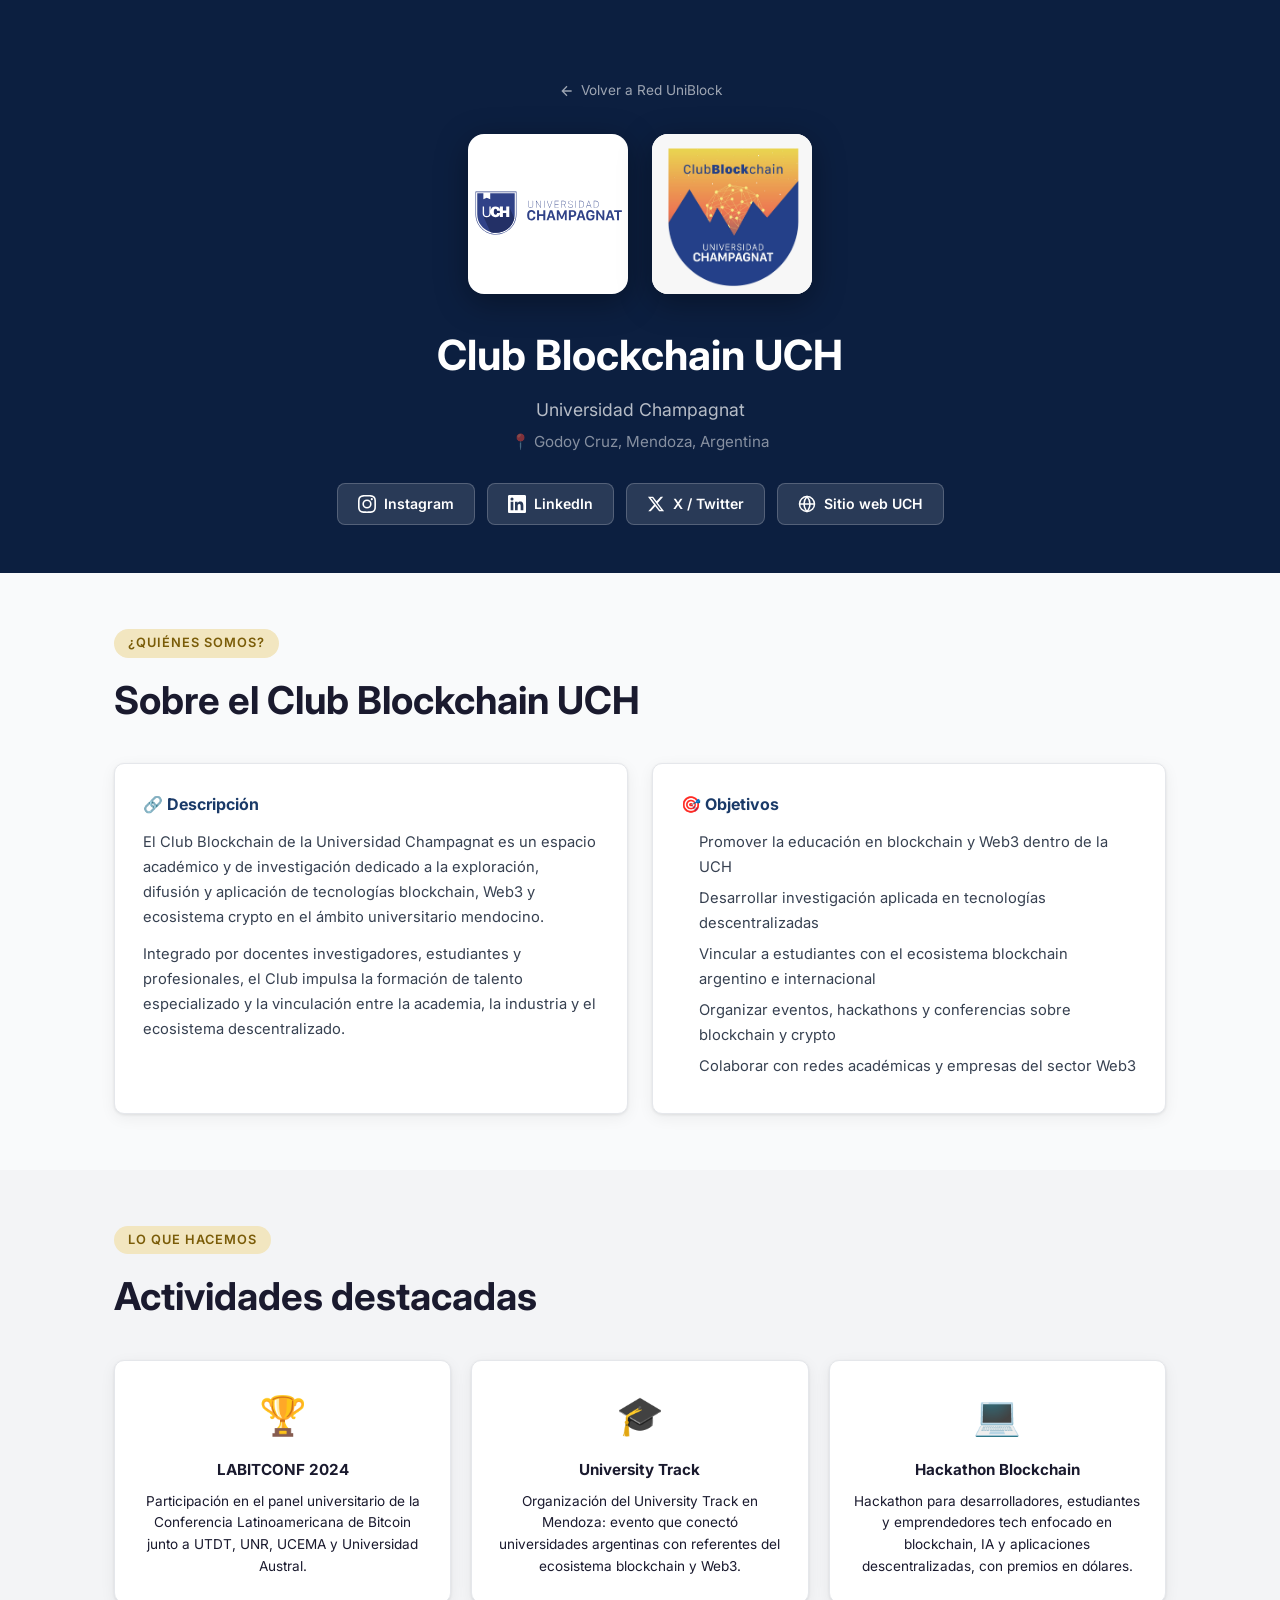
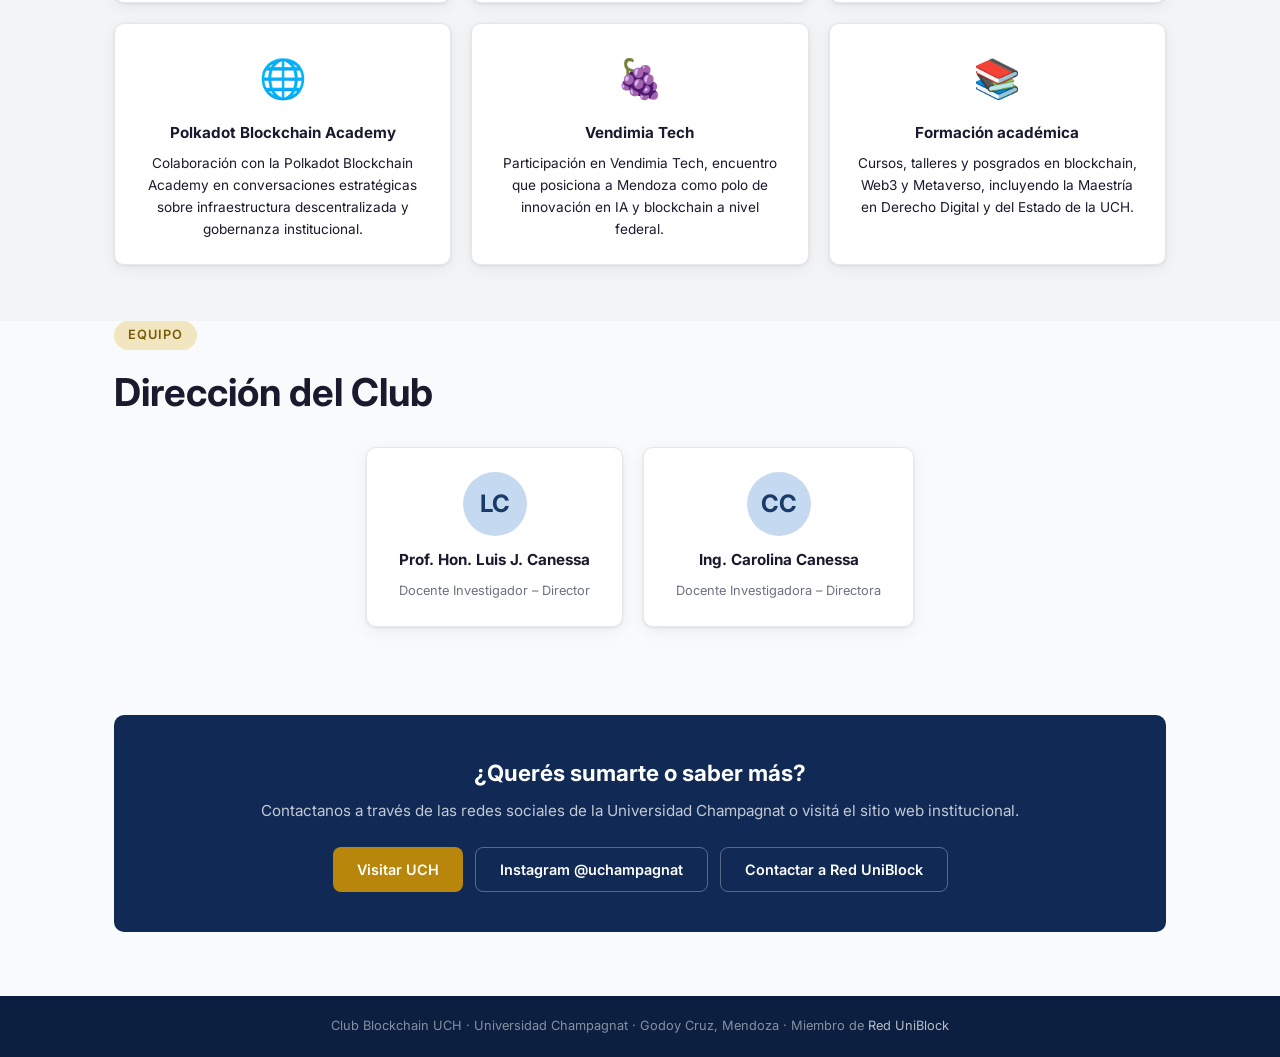
<file: versiones/v6/universidades/champagnat.html>
<!DOCTYPE html>
<html lang="es">
<head>
  <meta charset="UTF-8" />
  <meta name="viewport" content="width=device-width, initial-scale=1.0" />
  <title>Club Blockchain UCH – Universidad Champagnat</title>
  <link rel="preconnect" href="https://fonts.googleapis.com" />
  <link rel="preconnect" href="https://fonts.gstatic.com" crossorigin />
  <link href="https://fonts.googleapis.com/css2?family=Inter:wght@300;400;500;600;700&display=swap" rel="stylesheet" />
  <link rel="stylesheet" href="../style.css" />
  <style>
    /* Page-specific overrides */
    body { background: var(--gray-50); }

    .club-hero {
      background: var(--blue-900);
      padding: 80px 0 48px;
      text-align: center;
      color: var(--white);
    }
    .hero-logos {
      display: flex; align-items: center; justify-content: center;
      gap: 24px; margin-bottom: 28px; flex-wrap: wrap;
    }
    .club-logo-frame {
      width: 160px; height: 160px;
      overflow: hidden;
      border-radius: 16px;
      background: var(--white);
      box-shadow: 0 8px 32px rgba(0,0,0,.35);
      display: flex; align-items: center; justify-content: center;
      flex-shrink: 0;
    }
    .club-hero img.club-logo {
      width: 267px; height: 267px;
      object-fit: contain;
      flex-shrink: 0;
      display: block;
    }
    .club-hero h1 { font-size: clamp(1.8rem, 4vw, 2.6rem); font-weight: 700; margin-bottom: 8px; }
    .club-hero .club-uni { font-size: 1.1rem; color: rgba(255,255,255,.7); margin-bottom: 6px; }
    .club-hero .club-location { font-size: .95rem; color: rgba(255,255,255,.5); margin-bottom: 28px; }

    .club-social-hero { display: flex; gap: 12px; justify-content: center; flex-wrap: wrap; }
    .club-social-hero a {
      display: inline-flex; align-items: center; gap: 8px;
      padding: 9px 20px; border-radius: 8px;
      background: rgba(255,255,255,.12); color: var(--white);
      font-size: .88rem; font-weight: 600; text-decoration: none;
      border: 1px solid rgba(255,255,255,.2);
      transition: background .2s;
    }
    .club-social-hero a:hover { background: rgba(255,255,255,.22); }
    .club-social-hero svg { width: 18px; height: 18px; }

    .back-link {
      display: inline-flex; align-items: center; gap: 6px;
      color: rgba(255,255,255,.6); font-size: .85rem; text-decoration: none;
      margin-bottom: 32px;
      transition: color .2s;
    }
    .back-link:hover { color: var(--white); }

    .club-section { padding: 56px 0; }
    .club-section + .club-section { padding-top: 0; }

    .info-grid {
      display: grid;
      grid-template-columns: 1fr 1fr;
      gap: 24px;
      margin-top: 32px;
    }
    .info-card {
      background: var(--white);
      border: 1px solid var(--gray-200);
      border-radius: var(--radius);
      padding: 28px;
      box-shadow: var(--shadow);
    }
    .info-card h3 {
      font-size: 1rem; font-weight: 700;
      color: var(--blue-700);
      margin-bottom: 12px;
      display: flex; align-items: center; gap: 8px;
    }
    .info-card p, .info-card li {
      font-size: .92rem; color: var(--gray-700); line-height: 1.7;
    }
    .info-card ul { padding-left: 18px; margin: 0; }
    .info-card li { margin-bottom: 6px; }

    .activities-grid {
      display: grid;
      grid-template-columns: repeat(3, 1fr);
      gap: 20px;
      margin-top: 32px;
    }
    .activity-card {
      background: var(--white);
      border: 1px solid var(--gray-200);
      border-radius: var(--radius);
      padding: 24px;
      box-shadow: var(--shadow);
      text-align: center;
    }
    .activity-icon { font-size: 2.4rem; margin-bottom: 12px; }
    .activity-card h4 { font-size: .95rem; font-weight: 700; color: var(--gray-900); margin-bottom: 8px; }
    .activity-card p { font-size: .85rem; color: var(--gray-600); line-height: 1.6; }

    .contact-box {
      background: var(--blue-800);
      color: var(--white);
      border-radius: var(--radius);
      padding: 40px;
      text-align: center;
      margin-top: 32px;
    }
    .contact-box h3 { font-size: 1.4rem; font-weight: 700; margin-bottom: 8px; }
    .contact-box p { color: rgba(255,255,255,.75); margin-bottom: 24px; font-size: .95rem; }
    .contact-box .contact-links { display: flex; gap: 12px; justify-content: center; flex-wrap: wrap; }
    .contact-box a {
      display: inline-flex; align-items: center; gap: 8px;
      padding: 10px 24px; border-radius: 8px;
      background: var(--orange); color: var(--white);
      font-weight: 600; font-size: .9rem; text-decoration: none;
      transition: background .2s;
    }
    .contact-box a:hover { background: var(--orange-dark); }
    .contact-box a.outline {
      background: transparent; border: 1px solid rgba(255,255,255,.3);
    }
    .contact-box a.outline:hover { background: rgba(255,255,255,.1); }

    .directors-grid {
      display: flex; gap: 20px; justify-content: center; flex-wrap: wrap;
      margin-top: 24px;
    }
    .director-card {
      background: var(--white);
      border: 1px solid var(--gray-200);
      border-radius: var(--radius);
      padding: 24px 32px;
      text-align: center;
      box-shadow: var(--shadow);
      min-width: 200px;
    }
    .director-avatar {
      width: 64px; height: 64px; border-radius: 50%;
      background: var(--blue-100); color: var(--blue-700);
      display: flex; align-items: center; justify-content: center;
      font-size: 1.5rem; font-weight: 700;
      margin: 0 auto 12px;
    }
    .director-card h4 { font-size: .95rem; font-weight: 700; color: var(--gray-900); margin-bottom: 4px; }
    .director-card span { font-size: .8rem; color: var(--gray-500); }

    @media (max-width: 768px) {
      .info-grid { grid-template-columns: 1fr; }
      .activities-grid { grid-template-columns: 1fr 1fr; }
    }
    @media (max-width: 480px) {
      .activities-grid { grid-template-columns: 1fr; }
    }
  </style>
</head>
<body>

  <!-- HERO -->
  <div class="club-hero">
    <div class="container">
      <a href="../index.html" class="back-link">
        <svg viewBox="0 0 24 24" fill="none" stroke="currentColor" stroke-width="2" width="16" height="16"><path d="M19 12H5M12 5l-7 7 7 7"/></svg>
        Volver a Red UniBlock
      </a>

      <div class="hero-logos">
        <div class="club-logo-frame">
          <img src="../logos/uch.svg" alt="Universidad Champagnat" class="club-logo" />
        </div>
        <div class="club-logo-frame">
          <img src="../logos/club-blockchain-uch.jpg" alt="Club Blockchain UCH" class="club-logo" />
        </div>
      </div>
      <h1>Club Blockchain UCH</h1>
      <p class="club-uni">Universidad Champagnat</p>
      <p class="club-location">📍 Godoy Cruz, Mendoza, Argentina</p>

      <div class="club-social-hero">
        <a href="https://www.instagram.com/club_blockchain_uch/" target="_blank" rel="noopener">
          <svg viewBox="0 0 24 24" fill="currentColor"><path d="M12 2.163c3.204 0 3.584.012 4.85.07 3.252.148 4.771 1.691 4.919 4.919.058 1.265.069 1.645.069 4.849 0 3.205-.012 3.584-.069 4.849-.149 3.225-1.664 4.771-4.919 4.919-1.266.058-1.644.07-4.85.07-3.204 0-3.584-.012-4.849-.07-3.26-.149-4.771-1.699-4.919-4.92-.058-1.265-.07-1.644-.07-4.849 0-3.204.013-3.583.07-4.849.149-3.227 1.664-4.771 4.919-4.919 1.266-.057 1.645-.069 4.849-.069zM12 0C8.741 0 8.333.014 7.053.072 2.695.272.273 2.69.073 7.052.014 8.333 0 8.741 0 12c0 3.259.014 3.668.072 4.948.2 4.358 2.618 6.78 6.98 6.98C8.333 23.986 8.741 24 12 24c3.259 0 3.668-.014 4.948-.072 4.354-.2 6.782-2.618 6.979-6.98.059-1.28.073-1.689.073-4.948 0-3.259-.014-3.667-.072-4.947-.196-4.354-2.617-6.78-6.979-6.98C15.668.014 15.259 0 12 0zm0 5.838a6.162 6.162 0 100 12.324 6.162 6.162 0 000-12.324zM12 16a4 4 0 110-8 4 4 0 010 8zm6.406-11.845a1.44 1.44 0 100 2.881 1.44 1.44 0 000-2.881z"/></svg>
          Instagram
        </a>
        <a href="https://ar.linkedin.com/school/universidad-champagnat/" target="_blank" rel="noopener">
          <svg viewBox="0 0 24 24" fill="currentColor"><path d="M20.447 20.452h-3.554v-5.569c0-1.328-.027-3.037-1.852-3.037-1.853 0-2.136 1.445-2.136 2.939v5.667H9.351V9h3.414v1.561h.046c.477-.9 1.637-1.85 3.37-1.85 3.601 0 4.267 2.37 4.267 5.455v6.286zM5.337 7.433a2.062 2.062 0 01-2.063-2.065 2.064 2.064 0 112.063 2.065zm1.782 13.019H3.555V9h3.564v11.452zM22.225 0H1.771C.792 0 0 .774 0 1.729v20.542C0 23.227.792 24 1.771 24h20.451C23.2 24 24 23.227 24 22.271V1.729C24 .774 23.2 0 22.222 0h.003z"/></svg>
          LinkedIn
        </a>
        <a href="https://x.com/uchampagnat" target="_blank" rel="noopener">
          <svg viewBox="0 0 24 24" fill="currentColor"><path d="M18.244 2.25h3.308l-7.227 8.26 8.502 11.24H16.17l-5.214-6.817L4.99 21.75H1.68l7.73-8.835L1.254 2.25H8.08l4.713 6.231zm-1.161 17.52h1.833L7.084 4.126H5.117z"/></svg>
          X / Twitter
        </a>
        <a href="https://www.uch.edu.ar" target="_blank" rel="noopener">
          <svg viewBox="0 0 24 24" fill="none" stroke="currentColor" stroke-width="2" width="18" height="18"><circle cx="12" cy="12" r="10"/><line x1="2" y1="12" x2="22" y2="12"/><path d="M12 2a15.3 15.3 0 0 1 4 10 15.3 15.3 0 0 1-4 10 15.3 15.3 0 0 1-4-10 15.3 15.3 0 0 1 4-10z"/></svg>
          Sitio web UCH
        </a>
      </div>
    </div>
  </div>

  <!-- DESCRIPCIÓN -->
  <section class="club-section">
    <div class="container">
      <div class="section-header" style="text-align:left; margin-bottom:0;">
        <span class="section-tag">¿Quiénes somos?</span>
        <h2>Sobre el Club Blockchain UCH</h2>
      </div>

      <div class="info-grid">
        <div class="info-card">
          <h3>🔗 Descripción</h3>
          <p>
            El Club Blockchain de la Universidad Champagnat es un espacio académico y de investigación
            dedicado a la exploración, difusión y aplicación de tecnologías blockchain, Web3 y
            ecosistema crypto en el ámbito universitario mendocino.
          </p>
          <p style="margin-top:12px;">
            Integrado por docentes investigadores, estudiantes y profesionales, el Club impulsa
            la formación de talento especializado y la vinculación entre la academia, la industria
            y el ecosistema descentralizado.
          </p>
        </div>

        <div class="info-card">
          <h3>🎯 Objetivos</h3>
          <ul>
            <li>Promover la educación en blockchain y Web3 dentro de la UCH</li>
            <li>Desarrollar investigación aplicada en tecnologías descentralizadas</li>
            <li>Vincular a estudiantes con el ecosistema blockchain argentino e internacional</li>
            <li>Organizar eventos, hackathons y conferencias sobre blockchain y crypto</li>
            <li>Colaborar con redes académicas y empresas del sector Web3</li>
          </ul>
        </div>
      </div>
    </div>
  </section>

  <!-- ACTIVIDADES -->
  <section class="club-section section-gray" style="background: var(--gray-100); padding: 56px 0;">
    <div class="container">
      <div class="section-header" style="text-align:left; margin-bottom:0;">
        <span class="section-tag">Lo que hacemos</span>
        <h2>Actividades destacadas</h2>
      </div>

      <div class="activities-grid">
        <div class="activity-card">
          <div class="activity-icon">🏆</div>
          <h4>LABITCONF 2024</h4>
          <p>Participación en el panel universitario de la Conferencia Latinoamericana de Bitcoin junto a UTDT, UNR, UCEMA y Universidad Austral.</p>
        </div>
        <div class="activity-card">
          <div class="activity-icon">🎓</div>
          <h4>University Track</h4>
          <p>Organización del University Track en Mendoza: evento que conectó universidades argentinas con referentes del ecosistema blockchain y Web3.</p>
        </div>
        <div class="activity-card">
          <div class="activity-icon">💻</div>
          <h4>Hackathon Blockchain</h4>
          <p>Hackathon para desarrolladores, estudiantes y emprendedores tech enfocado en blockchain, IA y aplicaciones descentralizadas, con premios en dólares.</p>
        </div>
        <div class="activity-card">
          <div class="activity-icon">🌐</div>
          <h4>Polkadot Blockchain Academy</h4>
          <p>Colaboración con la Polkadot Blockchain Academy en conversaciones estratégicas sobre infraestructura descentralizada y gobernanza institucional.</p>
        </div>
        <div class="activity-card">
          <div class="activity-icon">🍇</div>
          <h4>Vendimia Tech</h4>
          <p>Participación en Vendimia Tech, encuentro que posiciona a Mendoza como polo de innovación en IA y blockchain a nivel federal.</p>
        </div>
        <div class="activity-card">
          <div class="activity-icon">📚</div>
          <h4>Formación académica</h4>
          <p>Cursos, talleres y posgrados en blockchain, Web3 y Metaverso, incluyendo la Maestría en Derecho Digital y del Estado de la UCH.</p>
        </div>
      </div>
    </div>
  </section>

  <!-- DIRECTORES -->
  <section class="club-section">
    <div class="container">
      <div class="section-header" style="text-align:left; margin-bottom:0;">
        <span class="section-tag">Equipo</span>
        <h2>Dirección del Club</h2>
      </div>
      <div class="directors-grid">
        <div class="director-card">
          <div class="director-avatar">LC</div>
          <h4>Prof. Hon. Luis J. Canessa</h4>
          <span>Docente Investigador – Director</span>
        </div>
        <div class="director-card">
          <div class="director-avatar">CC</div>
          <h4>Ing. Carolina Canessa</h4>
          <span>Docente Investigadora – Directora</span>
        </div>
      </div>
    </div>
  </section>

  <!-- CONTACTO -->
  <section class="club-section" style="padding-top: 0; padding-bottom: 64px;">
    <div class="container">
      <div class="contact-box">
        <h3>¿Querés sumarte o saber más?</h3>
        <p>Contactanos a través de las redes sociales de la Universidad Champagnat o visitá el sitio web institucional.</p>
        <div class="contact-links">
          <a href="https://www.uch.edu.ar" target="_blank" rel="noopener">Visitar UCH</a>
          <a href="https://www.instagram.com/club_blockchain_uch/" target="_blank" rel="noopener" class="outline">Instagram @uchampagnat</a>
          <a href="../index.html#contacto" class="outline">Contactar a Red UniBlock</a>
        </div>
      </div>
    </div>
  </section>

  <!-- FOOTER SIMPLE -->
  <footer style="background: var(--blue-900); color: rgba(255,255,255,.5); text-align: center; padding: 20px; font-size: .8rem;">
    <p>Club Blockchain UCH · Universidad Champagnat · Godoy Cruz, Mendoza · Miembro de <a href="../index.html" style="color: rgba(255,255,255,.7); text-decoration:none;">Red UniBlock</a></p>
  </footer>

</body>
</html>
</file>
<file: style.css>
/* === RESET & BASE === */
*, *::before, *::after { box-sizing: border-box; margin: 0; padding: 0; }

:root {
  /* Deep Academic Navy */
  --blue-900: #0c1f40;
  --blue-800: #102a55;
  --blue-700: #1a3a68;
  --blue-600: #1e4d8c;
  --blue-500: #2462b0;
  --blue-100: #c5d9f0;
  --blue-50:  #e8f0fb;
  /* Academic Gold */
  --orange:      #b8860b;
  --orange-dark: #956c09;
  /* Parchment backgrounds */
  --parchment:    #f2ece0;
  --parchment-50: #faf7f1;
  /* Grays */
  --gray-900: #1a1a2e;
  --gray-700: #374151;
  --gray-500: #6b7280;
  --gray-300: #d1d5db;
  --gray-200: #e5e7eb;
  --gray-100: #f3f4f6;
  --gray-50:  #f9fafb;
  --white:    #ffffff;
  --accent:   #1e4d8c;
  --font: 'Inter', sans-serif;
  --radius: 10px;
  --shadow: 0 1px 3px rgba(0,0,0,.08), 0 4px 16px rgba(0,0,0,.06);
  --shadow-md: 0 4px 6px rgba(0,0,0,.07), 0 10px 30px rgba(0,0,0,.1);
}

html { scroll-behavior: smooth; }
body { font-family: var(--font); color: var(--gray-900); background: var(--white); line-height: 1.6; }

a { color: inherit; text-decoration: none; }
img { max-width: 100%; display: block; }
ul { list-style: none; }

/* === CONTAINER === */
.container { max-width: 1100px; margin: 0 auto; padding: 0 24px; }

/* === BRAND NAME === */
.brand-uni,
.brand-block {
  font-weight: 800;
  display: inline;
}
.brand-block {
  animation: block-anim 3s ease-in-out infinite;
}
@keyframes block-anim {
  0%   { color: #f97316; text-shadow: 0 0 10px rgba(249,115,22,.5); }
  25%  { color: #fb923c; text-shadow: 0 0 14px rgba(251,146,60,.6); }
  50%  { color: #ea580c; text-shadow: 0 0 16px rgba(234,88,12,.7); }
  75%  { color: #fdba74; text-shadow: 0 0 12px rgba(253,186,116,.6); }
  100% { color: #f97316; text-shadow: 0 0 10px rgba(249,115,22,.5); }
}

/* === BUTTONS === */
.btn {
  display: inline-block;
  padding: 12px 28px;
  border-radius: 8px;
  font-size: .95rem;
  font-weight: 600;
  transition: all .2s;
  cursor: pointer;
  border: 2px solid transparent;
}
.btn-primary { background: var(--orange); color: var(--white); }
.btn-primary:hover { background: var(--orange-dark); }
.btn-outline { background: transparent; color: var(--white); border-color: rgba(255,255,255,.6); }
.btn-outline:hover { background: rgba(255,255,255,.12); border-color: var(--white); }
.btn-full { width: 100%; text-align: center; }

/* === NAVBAR === */
.navbar {
  position: fixed; top: 0; left: 0; right: 0; z-index: 100;
  background: rgba(250,247,241,.97);
  backdrop-filter: blur(8px);
  border-bottom: 1px solid #e2d9c8;
  transition: box-shadow .3s;
}
.navbar.scrolled { box-shadow: 0 2px 20px rgba(0,0,0,.08); }
.nav-inner {
  display: flex; align-items: center; justify-content: space-between;
  height: 68px;
}
.nav-logo {
  display: flex; align-items: center; gap: 10px;
  font-weight: 700; font-size: 1.15rem; color: var(--blue-700);
}
.nav-logo img { height: 58px; width: auto; }
.logo-fallback { display: none; }
.nav-links {
  display: flex; align-items: center; gap: 8px;
}
.nav-links li a {
  padding: 8px 14px; border-radius: 6px; font-size: .9rem;
  color: var(--gray-700); font-weight: 500;
  transition: background .2s, color .2s;
}
.nav-links li a:hover { background: var(--gray-100); color: var(--gray-900); }
.btn-nav {
  background: var(--orange) !important; color: var(--white) !important;
  padding: 8px 18px !important; border-radius: 8px !important;
}
.btn-nav:hover { background: var(--orange-dark) !important; }
.nav-toggle {
  display: none; flex-direction: column; gap: 5px;
  background: none; border: none; cursor: pointer; padding: 4px;
}
.nav-toggle span {
  display: block; width: 22px; height: 2px;
  background: var(--gray-700); border-radius: 2px; transition: .3s;
}

/* === HERO === */
.hero {
  position: relative;
  display: flex; align-items: center;
  padding-top: 68px;
  overflow: hidden;
}
.hero-bg {
  position: absolute; inset: 0;
  background: linear-gradient(135deg, #080f20 0%, var(--blue-900) 45%, var(--blue-700) 100%);
}
.hero-bg::after {
  content: '';
  position: absolute; inset: 0;
  background-image:
    radial-gradient(circle at 20% 50%, rgba(184,134,11,.10) 0%, transparent 50%),
    radial-gradient(circle at 80% 20%, rgba(200,160,20,.07) 0%, transparent 40%);
}
.hero-content {
  position: relative; z-index: 1;
  color: var(--white);
  padding: 32px 0;
  display: flex; align-items: center; gap: 48px;
}
.hero-left {
  flex: 3 1 0; min-width: 0;
  display: flex; flex-direction: column; align-items: center; text-align: center;
}
.hero-right {
  flex: 1 1 0; min-width: 0;
  display: flex; align-items: center; justify-content: flex-end;
}
.badge {
  display: inline-block;
  padding: 6px 16px;
  border: 1px solid rgba(255,255,255,.3);
  border-radius: 20px;
  font-size: .8rem; font-weight: 500;
  color: rgba(255,255,255,.85);
  margin-bottom: 28px;
  letter-spacing: .02em;
}
.hero-content h1 {
  font-size: clamp(2.2rem, 5vw, 3.6rem);
  font-weight: 700; line-height: 1.15;
  margin-bottom: 24px;
}
.hero-sub { font-size: 1.4rem; }
.hero-sub {
  font-size: 1.32rem; color: rgba(255,255,255,.8);
  margin: 0 0 36px;
  line-height: 1.7;
  text-align: center;
}
.hero-logo {
  width: min(588px, 100%);
  height: auto;
  margin: 0 auto 32px;
  display: block;
  background: var(--white);
  padding: 14px 22px;
  border-radius: 14px;
  box-shadow: 0 4px 24px rgba(0,0,0,.35);
}
.hero-actions { display: flex; gap: 14px; justify-content: center; flex-wrap: wrap; }
.hero-video-clip {
  width: 100%;
  overflow: hidden;
  border-radius: 14px;
  box-shadow: 0 8px 40px rgba(0,0,0,.45);
  border: 2px solid rgba(255,255,255,.15);
  position: relative;
}
.video-mute-btn {
  position: absolute; bottom: 10px; right: 10px;
  width: 36px; height: 36px;
  background: rgba(0,0,0,.55); color: var(--white);
  border: none; border-radius: 50%; cursor: pointer;
  display: flex; align-items: center; justify-content: center;
  transition: background .2s;
  z-index: 10;
}
.video-mute-btn:hover { background: rgba(0,0,0,.8); }
.hero-video {
  display: block; width: 100%; height: auto;
  margin-top: -6%;
  margin-bottom: -10%;
}

/* === SECTIONS === */
.section { padding: 60px 0; }
.section-light { background: var(--parchment-50); }
.section-gray  { background: var(--parchment); }
.section-dark  { background: var(--blue-900); color: var(--white); }

.section-header { text-align: center; margin-bottom: 56px; }
.section-tag {
  display: inline-block;
  padding: 4px 14px;
  background: #f2e6c0; color: #7a5c08;
  border-radius: 20px; font-size: .8rem; font-weight: 600;
  text-transform: uppercase; letter-spacing: .08em;
  margin-bottom: 12px;
}
.tag-light { background: rgba(184,134,11,.18); color: #f0d070; }
.section-header h2 { font-size: clamp(1.8rem, 3.5vw, 2.4rem); font-weight: 700; margin-bottom: 16px; }
.section-desc { font-size: 1.05rem; color: var(--gray-500); max-width: 560px; margin: 0 auto; }
.section-header-light .section-desc { color: rgba(255,255,255,.7); }
.section-header-light h2 { color: var(--white); }

/* === ABOUT === */
.about-grid {
  display: grid; grid-template-columns: 1fr 1fr; gap: 56px;
  margin-bottom: 64px;
}
.about-text p { margin-bottom: 16px; color: var(--gray-700); line-height: 1.75; font-size: 1rem; }
.about-text p:last-child { margin-bottom: 0; }
.objectives h3 { font-size: 1.6rem; font-weight: 700; margin-bottom: 20px; color: var(--gray-900); }
.obj-list { display: flex; flex-direction: column; gap: 14px; }
.obj-list li {
  display: flex; gap: 16px; align-items: flex-start;
  background: #e8f0fb;
  border: 1px solid #c5d9f0;
  border-radius: 12px;
  padding: 18px 20px;
}
.obj-icon { font-size: 2.8rem; flex-shrink: 0; }
.obj-list li > div strong { display: block; font-size: .95rem; font-weight: 600; margin-bottom: 4px; color: var(--blue-800); }
.obj-list li > div p { font-size: .88rem; color: var(--gray-700); line-height: 1.6; }

/* Action cards */
.actions-title {
  font-size: 1.6rem; font-weight: 700; margin-bottom: 24px;
  color: var(--gray-900);
}
.actions-grid {
  display: grid; grid-template-columns: repeat(3, 1fr); gap: 20px;
}
.action-card {
  border-radius: var(--radius); padding: 24px;
  transition: box-shadow .2s, transform .2s;
  border: 1px solid transparent;
  display: flex; flex-direction: column; align-items: center; text-align: center;
}
.action-card:hover { box-shadow: var(--shadow-md); transform: translateY(-2px); }
.action-card { background: #fef3c7; border-color: #fde68a; }
.action-icon { font-size: 3.2rem; margin-bottom: 12px; }
.action-card h4 { font-size: .95rem; font-weight: 700; margin-bottom: 8px; color: var(--gray-900); }
.action-card p { font-size: .85rem; color: var(--gray-700); line-height: 1.6; }

/* === UNIVERSITIES === */
.uni-group-title {
  font-size: .85rem; font-weight: 600; color: var(--gray-500);
  text-transform: uppercase; letter-spacing: .08em;
  margin-bottom: 16px; margin-top: 40px;
}
.uni-grid {
  display: grid; grid-template-columns: repeat(3, 1fr); gap: 16px;
  margin-bottom: 8px;
}
.uni-grid-small { grid-template-columns: repeat(3, 1fr); }
.uni-card {
  background: var(--parchment-50); border: 1px solid #ddd5c5;
  border-radius: var(--radius); padding: 6px 20px 20px;
  display: flex; flex-direction: column; align-items: center; gap: 12px;
  text-align: center;
  transition: box-shadow .2s, border-color .2s;
}
.uni-card:hover { box-shadow: var(--shadow); border-color: var(--orange); }
.uni-logo-wrap {
  width: 243px; height: 243px; flex-shrink: 0;
  display: flex; align-items: center; justify-content: center;
  text-decoration: none;
}
a.uni-logo-wrap { cursor: pointer; }
a.uni-logo-wrap:hover img.uni-logo { opacity: .8; transform: scale(1.03); transition: opacity .2s, transform .2s; }
.uni-logo-placeholder {
  width: 243px; height: 243px;
  background: #f2e6c0; color: #7a5c08;
  border-radius: 10px;
  display: flex; align-items: center; justify-content: center;
  font-size: .7rem; font-weight: 700; text-align: center;
  line-height: 1.2;
}
.uni-card img.uni-logo {
  width: 243px; height: 243px; object-fit: contain;
}
.uni-size-uch { width: 305px; } .uni-size-uch img.uni-logo       { width: 305px; height: 305px; }
.uni-size-unmdp { width: 291px; } .uni-size-unmdp img.uni-logo   { width: 291px; height: 291px; }
.uni-size-siglo21 { width: 267px; } .uni-size-siglo21 img.uni-logo { width: 267px; height: 267px; }
.uni-size-utdt { width: 207px; } .uni-size-utdt img.uni-logo     { width: 207px; height: 207px; }
.uni-size-ub { width: 219px; } .uni-size-ub img.uni-logo         { width: 219px; height: 219px; }
.uni-info { display: flex; flex-direction: column; align-items: center; gap: 4px; }
.uni-info h4 { font-size: 1.1rem; font-weight: 600; line-height: 1.3; white-space: nowrap; }
.uni-location { font-size: .75rem; color: var(--gray-500); }
.uni-social {
  display: flex; gap: 8px; margin-top: 8px; flex-wrap: wrap; justify-content: center;
}
.uni-social a {
  display: inline-flex; align-items: center; justify-content: center;
  width: 38px; height: 38px;
  background: var(--gray-100); border-radius: 6px;
  font-size: 1.01rem; font-weight: 700; color: var(--gray-700);
  transition: background .2s, color .2s;
  text-decoration: none;
}
.uni-social a:hover { background: var(--orange); color: var(--white); }
.uni-more-btn {
  display: inline-block;
  padding: 7px 18px; border-radius: 6px;
  background: var(--orange); color: var(--white);
  font-size: .82rem; font-weight: 600; text-decoration: none;
  transition: background .2s;
  margin-bottom: 34px;
}
.uni-more-btn:hover { background: var(--orange-dark); }
.uni-card-pending {
  background: #e8f0fb; border: 2px dashed #7aabdc;
  justify-content: center; text-align: center;
}
.pending-icon { display: flex; align-items: center; justify-content: center; }
.uni-card-pending .uni-logo-wrap { border: none; background: none; }
.uni-card-pending h4 { font-size: 1.32rem; }
.uni-card-pending .uni-location { font-size: .9rem; }
.pending-text { font-size: .98rem; color: var(--blue-700); line-height: 1.5; margin-top: 6px; }

.join-banner {
  margin-top: 16px;
  background: #f2e6c0; border: 1px solid #c8a840;
  border-radius: var(--radius); padding: 28px 32px;
  display: flex; align-items: center; justify-content: space-between; gap: 20px;
}
.join-banner p { font-size: 1rem; color: var(--gray-700); }

/* === SOCIAL FEEDS === */
.social-feed-grid {
  display: grid; grid-template-columns: repeat(3, 1fr); gap: 20px;
}
.feed-card {
  background: var(--parchment-50); border: 1px solid #ddd5c5;
  border-radius: var(--radius); overflow: hidden;
  display: flex; flex-direction: column;
}
.feed-header {
  display: flex; align-items: center; gap: 10px;
  padding: 14px 18px;
  border-bottom: 1px solid var(--gray-100);
  font-weight: 600; font-size: .9rem; color: var(--gray-700);
}
.feed-icon { width: 20px; height: 20px; flex-shrink: 0; }
.feed-body { padding: 16px; flex: 1; }
.feed-body iframe, .feed-body .twitter-tweet { max-width: 100%; }
.feed-placeholder {
  display: flex; flex-direction: column; align-items: center;
  justify-content: center; text-align: center;
  padding: 40px 20px; gap: 20px;
  min-height: 200px;
}
.feed-placeholder p { font-size: .88rem; color: var(--gray-500); line-height: 1.65; }
.feed-btn { margin-top: 8px; }

/* === SPONSORS === */
.sponsors-section { padding: 60px 0; }
.sponsors-grid {
  display: flex; justify-content: center; gap: 32px; flex-wrap: wrap;
}
.sponsor-card {
  display: flex; flex-direction: column; align-items: center; gap: 12px;
  padding: 24px 36px;
  background: var(--parchment-50); border: 1px solid #ddd5c5;
  border-radius: var(--radius);
  transition: box-shadow .2s, border-color .2s;
  text-decoration: none;
}
.sponsor-card:hover { box-shadow: var(--shadow-md); border-color: var(--orange); }
.sponsor-logo-wrap {
  width: 168px; height: 52px;
  display: flex; align-items: center; justify-content: center;
  background: var(--white); border-radius: 10px; padding: 4px 7px;
}
.sponsor-logo { width: 100%; height: auto; max-width: none; max-height: none; object-fit: contain; }
.sponsor-placeholder {
  width: 126px; height: 63px;
  background: var(--orange); color: var(--white);
  border-radius: 8px;
  display: flex; align-items: center; justify-content: center;
  font-size: 0.77rem; font-weight: 700; letter-spacing: .05em;
}
.sponsor-name { font-size: 0.77rem; font-weight: 600; color: var(--gray-600); }
.sponsors-section .section-header { margin-bottom: 34px; }

/* === NEWS === */
.news-grid { display: grid; grid-template-columns: 1fr 1fr; gap: 20px; }
.news-card {
  background: var(--parchment-50); border: 1px solid #ddd5c5;
  border-radius: var(--radius); padding: 28px;
  transition: box-shadow .2s;
}
.news-card:hover { box-shadow: var(--shadow-md); }
.news-featured { grid-row: span 2; }
.news-tag {
  display: inline-block; padding: 3px 10px;
  background: #f2e6c0; color: #7a5c08;
  border-radius: 4px; font-size: .75rem; font-weight: 600;
  text-transform: uppercase; letter-spacing: .05em;
  margin-bottom: 10px;
}
.news-card time { display: block; font-size: .8rem; color: var(--gray-500); margin-bottom: 10px; }
.news-card h3 { font-size: 1.05rem; font-weight: 700; margin-bottom: 12px; line-height: 1.4; }
.news-card p { font-size: .88rem; color: var(--gray-600); line-height: 1.7; }

/* Curator.io carousel nav override */
.crt-panel-prev, .crt-panel-next {
  width: 52px !important; height: 52px !important;
  background-color: var(--blue-700) !important;
  opacity: 1 !important;
  visibility: visible !important;
  box-shadow: 0 3px 14px rgba(0,0,0,.4) !important;
}
.crt-panel-prev { left: 6px !important; }
.crt-panel-next { right: 6px !important; }
.crt-panel-prev:hover, .crt-panel-next:hover,
.crt-panel-prev:focus, .crt-panel-next:focus {
  background-color: var(--blue-500) !important;
  opacity: 1 !important;
}
.crt-panel-prev svg, .crt-panel-next svg {
  color: var(--white) !important;
  height: 24px !important;
  opacity: 1 !important;
}

/* === CONTACT === */
.contact-grid { display: grid; grid-template-columns: 1fr 1fr; gap: 56px; }
.contact-form { display: flex; flex-direction: column; gap: 18px; }
.form-group { display: flex; flex-direction: column; gap: 6px; }
.form-group label { font-size: .85rem; font-weight: 600; color: rgba(255,255,255,.85); }
.form-group input,
.form-group textarea {
  padding: 11px 14px;
  background: rgba(255,255,255,.08);
  border: 1px solid rgba(255,255,255,.2);
  border-radius: 8px;
  color: var(--white); font-family: var(--font); font-size: .9rem;
  outline: none; transition: border-color .2s;
}
.form-group input::placeholder,
.form-group textarea::placeholder { color: rgba(255,255,255,.35); }
.form-group input:focus,
.form-group textarea:focus { border-color: var(--orange); }
.contact-info h3 { font-size: 1.05rem; font-weight: 700; margin-bottom: 20px; color: var(--white); }
.contact-item { display: flex; gap: 14px; align-items: flex-start; margin-bottom: 18px; }
.contact-icon { font-size: 1.2rem; margin-top: 2px; }
.contact-item div strong { display: block; font-size: .8rem; font-weight: 600; color: rgba(255,255,255,.6); margin-bottom: 2px; }
.contact-item div a { color: #e8c84a; font-size: .9rem; }
.contact-item div a:hover { color: var(--white); }
.social-links { display: flex; flex-direction: column; gap: 10px; margin-bottom: 28px; }
.social-btn {
  display: flex; align-items: center; gap: 10px;
  padding: 10px 14px;
  background: rgba(255,255,255,.07);
  border: 1px solid rgba(255,255,255,.12);
  border-radius: 8px; font-size: .88rem; font-weight: 500; color: var(--white);
  transition: background .2s;
}
.social-btn:hover { background: rgba(255,255,255,.14); }
.social-btn svg { width: 18px; height: 18px; flex-shrink: 0; }
.info-box {
  background: rgba(255,255,255,.06);
  border: 1px solid rgba(255,255,255,.12);
  border-radius: var(--radius); padding: 18px;
}
.info-box strong { display: block; font-size: .9rem; margin-bottom: 8px; }
.info-box p { font-size: .83rem; color: rgba(255,255,255,.65); line-height: 1.65; }
.mt-32 { margin-top: 32px; }

/* === FOOTER === */
.footer { background: var(--blue-900); border-top: 1px solid rgba(255,255,255,.06); }
.footer-inner {
  display: flex; align-items: center; justify-content: space-between;
  gap: 32px; padding: 40px 24px;
}
.footer-brand { display: flex; flex-direction: column; gap: 4px; }
.footer-brand .footer-logo {
  height: 66px; width: auto; max-width: 270px; margin-bottom: 6px;
  background: var(--white);
  padding: 5px 10px;
  border-radius: 8px;
  display: block;
  object-fit: contain;
  align-self: flex-start;
}
.footer-name { font-weight: 700; font-size: 1rem; color: var(--white); }
.footer-brand p { font-size: .82rem; color: rgba(255,255,255,.5); }
.footer-links { display: flex; gap: 6px; flex-wrap: wrap; }
.footer-links a { font-size: .85rem; color: rgba(255,255,255,.55); padding: 4px 8px; border-radius: 4px; transition: color .2s; }
.footer-links a:hover { color: var(--white); }
.footer-social { display: flex; gap: 10px; }
.footer-social a {
  width: 36px; height: 36px; border-radius: 8px;
  background: rgba(255,255,255,.08);
  display: flex; align-items: center; justify-content: center;
  color: rgba(255,255,255,.65); transition: background .2s, color .2s;
}
.footer-social a:hover { background: rgba(255,255,255,.15); color: var(--white); }
.footer-social svg { width: 16px; height: 16px; }
.nav-sponsor {
  display: flex; align-items: center; gap: 6px;
  text-decoration: none; margin-left: 16px; flex-shrink: 0;
}
.nav-sponsor-label { font-size: .65rem; font-weight: 600; color: var(--gray-500); text-transform: uppercase; letter-spacing: .05em; }
.nav-sponsor-logo { height: 22px; width: auto; }

.footer-bottom {
  border-top: 1px solid rgba(255,255,255,.06);
  padding: 16px 24px;
  display: flex; align-items: center; justify-content: center; gap: 24px; flex-wrap: wrap;
}
.footer-bottom p { font-size: .78rem; color: rgba(255,255,255,.35); }
.footer-sponsor { display: flex; align-items: center; gap: 8px; text-decoration: none; }
.footer-sponsor span { font-size: .7rem; font-weight: 600; color: rgba(255,255,255,.35); text-transform: uppercase; letter-spacing: .05em; }
.footer-sponsor-logo { height: 18px; width: auto; filter: brightness(0) invert(1); opacity: .5; }
.footer-sponsor:hover .footer-sponsor-logo { opacity: .8; }

/* === RESPONSIVE === */
@media (max-width: 900px) {
  .about-grid { grid-template-columns: 1fr; gap: 36px; }
  .actions-grid { grid-template-columns: repeat(2, 1fr); }
  .hero-content { flex-direction: column; }
  .hero-logo { width: min(440px, 85vw); }
  .uni-grid { grid-template-columns: repeat(2, 1fr); }
  .uni-grid-small { grid-template-columns: repeat(2, 1fr); }
  .social-feed-grid { grid-template-columns: 1fr; }
  .contact-grid { grid-template-columns: 1fr; gap: 36px; }
  .footer-inner { flex-direction: column; text-align: center; }
  .footer-links { justify-content: center; }
  .footer-social { justify-content: center; }
}

@media (max-width: 640px) {
  .nav-links {
    display: none; flex-direction: column; position: absolute;
    top: 68px; left: 0; right: 0;
    background: var(--white); border-bottom: 1px solid var(--gray-100);
    padding: 16px 24px; gap: 4px;
  }
  .nav-links.open { display: flex; }
  .nav-links li a { display: block; padding: 10px 14px; }
  .nav-toggle { display: flex; }
  .actions-grid { grid-template-columns: 1fr; }
  .uni-grid { grid-template-columns: 1fr; }
  .uni-grid-small { grid-template-columns: 1fr; }
  .join-banner { flex-direction: column; text-align: center; }
  .section { padding: 60px 0; }
}
</file>
<file: versiones/v2/style.css>
/* === RESET & BASE === */
*, *::before, *::after { box-sizing: border-box; margin: 0; padding: 0; }

:root {
  --blue-900: #0d1b2e;
  --blue-800: #132240;
  --blue-700: #1a3d6e;
  --blue-600: #1a4fa0;
  --blue-500: #2563b0;
  --blue-100: #dbeafe;
  --blue-50:  #eff6ff;
  --orange:   #f97316;
  --orange-dark: #e8610c;
  --gray-900: #111827;
  --gray-700: #374151;
  --gray-500: #6b7280;
  --gray-300: #d1d5db;
  --gray-200: #e5e7eb;
  --gray-100: #f3f4f6;
  --gray-50:  #f9fafb;
  --white:    #ffffff;
  --accent:   #1a4fa0;
  --font: 'Inter', sans-serif;
  --radius: 10px;
  --shadow: 0 1px 3px rgba(0,0,0,.08), 0 4px 16px rgba(0,0,0,.06);
  --shadow-md: 0 4px 6px rgba(0,0,0,.07), 0 10px 30px rgba(0,0,0,.1);
}

html { scroll-behavior: smooth; }
body { font-family: var(--font); color: var(--gray-900); background: var(--white); line-height: 1.6; }

a { color: inherit; text-decoration: none; }
img { max-width: 100%; display: block; }
ul { list-style: none; }

/* === CONTAINER === */
.container { max-width: 1100px; margin: 0 auto; padding: 0 24px; }

/* === BRAND NAME === */
.brand-uni,
.brand-block {
  font-weight: 800;
  display: inline;
}
.brand-block {
  animation: block-anim 3s ease-in-out infinite;
}
@keyframes block-anim {
  0%   { color: #f97316; text-shadow: 0 0 10px rgba(249,115,22,.5); }
  25%  { color: #fb923c; text-shadow: 0 0 14px rgba(251,146,60,.6); }
  50%  { color: #ea580c; text-shadow: 0 0 16px rgba(234,88,12,.7); }
  75%  { color: #fdba74; text-shadow: 0 0 12px rgba(253,186,116,.6); }
  100% { color: #f97316; text-shadow: 0 0 10px rgba(249,115,22,.5); }
}

/* === BUTTONS === */
.btn {
  display: inline-block;
  padding: 12px 28px;
  border-radius: 8px;
  font-size: .95rem;
  font-weight: 600;
  transition: all .2s;
  cursor: pointer;
  border: 2px solid transparent;
}
.btn-primary { background: var(--orange); color: var(--white); }
.btn-primary:hover { background: var(--orange-dark); }
.btn-outline { background: transparent; color: var(--white); border-color: rgba(255,255,255,.6); }
.btn-outline:hover { background: rgba(255,255,255,.12); border-color: var(--white); }
.btn-full { width: 100%; text-align: center; }

/* === NAVBAR === */
.navbar {
  position: fixed; top: 0; left: 0; right: 0; z-index: 100;
  background: rgba(255,255,255,.96);
  backdrop-filter: blur(8px);
  border-bottom: 1px solid var(--gray-100);
  transition: box-shadow .3s;
}
.navbar.scrolled { box-shadow: 0 2px 20px rgba(0,0,0,.08); }
.nav-inner {
  display: flex; align-items: center; justify-content: space-between;
  height: 68px;
}
.nav-logo {
  display: flex; align-items: center; gap: 10px;
  font-weight: 700; font-size: 1.15rem; color: var(--blue-700);
}
.nav-logo img { height: 48px; width: auto; }
.logo-fallback { display: none; }
.nav-links {
  display: flex; align-items: center; gap: 8px;
}
.nav-links li a {
  padding: 8px 14px; border-radius: 6px; font-size: .9rem;
  color: var(--gray-700); font-weight: 500;
  transition: background .2s, color .2s;
}
.nav-links li a:hover { background: var(--gray-100); color: var(--gray-900); }
.btn-nav {
  background: var(--orange) !important; color: var(--white) !important;
  padding: 8px 18px !important; border-radius: 8px !important;
}
.btn-nav:hover { background: var(--orange-dark) !important; }
.nav-toggle {
  display: none; flex-direction: column; gap: 5px;
  background: none; border: none; cursor: pointer; padding: 4px;
}
.nav-toggle span {
  display: block; width: 22px; height: 2px;
  background: var(--gray-700); border-radius: 2px; transition: .3s;
}

/* === HERO === */
.hero {
  position: relative; min-height: 100vh;
  display: flex; align-items: center;
  padding-top: 68px;
  overflow: hidden;
}
.hero-bg {
  position: absolute; inset: 0;
  background: linear-gradient(135deg, var(--blue-900) 0%, var(--blue-700) 60%, #1e4080 100%);
}
.hero-bg::after {
  content: '';
  position: absolute; inset: 0;
  background-image:
    radial-gradient(circle at 20% 50%, rgba(59,130,246,.15) 0%, transparent 50%),
    radial-gradient(circle at 80% 20%, rgba(99,102,241,.12) 0%, transparent 40%);
}
.hero-content {
  position: relative; z-index: 1;
  color: var(--white);
  padding: 80px 0;
  text-align: center;
}
.badge {
  display: inline-block;
  padding: 6px 16px;
  border: 1px solid rgba(255,255,255,.3);
  border-radius: 20px;
  font-size: .8rem; font-weight: 500;
  color: rgba(255,255,255,.85);
  margin-bottom: 28px;
  letter-spacing: .02em;
}
.hero-content h1 {
  font-size: clamp(2.2rem, 5vw, 3.6rem);
  font-weight: 700; line-height: 1.15;
  margin-bottom: 24px;
}
.hero-sub {
  font-size: 1.1rem; color: rgba(255,255,255,.8);
  max-width: 640px; margin: 0 auto 36px;
  line-height: 1.7;
}
.hero-logo {
  width: min(575px, 80vw);
  height: auto;
  margin: 0 auto 32px;
  display: block;
  background: var(--white);
  padding: 14px 22px;
  border-radius: 14px;
  box-shadow: 0 4px 24px rgba(0,0,0,.35);
}
.hero-actions { display: flex; gap: 14px; justify-content: center; flex-wrap: wrap; }

/* === SECTIONS === */
.section { padding: 90px 0; }
.section-light { background: var(--white); }
.section-gray  { background: var(--gray-50); }
.section-dark  { background: var(--blue-900); color: var(--white); }

.section-header { text-align: center; margin-bottom: 56px; }
.section-tag {
  display: inline-block;
  padding: 4px 14px;
  background: #fff3e8; color: var(--orange-dark);
  border-radius: 20px; font-size: .8rem; font-weight: 600;
  text-transform: uppercase; letter-spacing: .08em;
  margin-bottom: 12px;
}
.tag-light { background: rgba(59,130,246,.15); color: var(--blue-100); }
.section-header h2 { font-size: clamp(1.8rem, 3.5vw, 2.4rem); font-weight: 700; margin-bottom: 16px; }
.section-desc { font-size: 1.05rem; color: var(--gray-500); max-width: 560px; margin: 0 auto; }
.section-header-light .section-desc { color: rgba(255,255,255,.7); }
.section-header-light h2 { color: var(--white); }

/* === ABOUT === */
.about-grid {
  display: grid; grid-template-columns: 1fr 1fr; gap: 56px;
  margin-bottom: 64px;
}
.about-text p { margin-bottom: 16px; color: var(--gray-700); line-height: 1.75; font-size: 1rem; }
.about-text p:last-child { margin-bottom: 0; }
.objectives h3 { font-size: 1.1rem; font-weight: 700; margin-bottom: 20px; color: var(--gray-900); }
.obj-list { display: flex; flex-direction: column; gap: 20px; }
.obj-list li { display: flex; gap: 14px; }
.obj-icon { font-size: 1.4rem; flex-shrink: 0; margin-top: 2px; }
.obj-list li > div strong { display: block; font-size: .95rem; font-weight: 600; margin-bottom: 4px; }
.obj-list li > div p { font-size: .88rem; color: var(--gray-500); line-height: 1.6; }

/* Action cards */
.actions-grid {
  display: grid; grid-template-columns: repeat(3, 1fr); gap: 20px;
}
.action-card {
  background: var(--gray-50); border: 1px solid var(--gray-100);
  border-radius: var(--radius); padding: 24px;
  transition: box-shadow .2s, transform .2s;
}
.action-card:hover { box-shadow: var(--shadow-md); transform: translateY(-2px); }
.action-icon { font-size: 1.6rem; margin-bottom: 12px; }
.action-card h4 { font-size: .95rem; font-weight: 600; margin-bottom: 8px; }
.action-card p { font-size: .85rem; color: var(--gray-500); line-height: 1.6; }

/* === UNIVERSITIES === */
.uni-group-title {
  font-size: .85rem; font-weight: 600; color: var(--gray-500);
  text-transform: uppercase; letter-spacing: .08em;
  margin-bottom: 16px; margin-top: 40px;
}
.uni-grid {
  display: grid; grid-template-columns: repeat(3, 1fr); gap: 16px;
  margin-bottom: 8px;
}
.uni-grid-small { grid-template-columns: repeat(3, 1fr); }
.uni-card {
  background: var(--white); border: 1px solid var(--gray-200);
  border-radius: var(--radius); padding: 20px;
  display: flex; flex-direction: column; align-items: center; gap: 12px;
  text-align: center;
  transition: box-shadow .2s, border-color .2s;
}
.uni-card:hover { box-shadow: var(--shadow); border-color: var(--blue-100); }
.uni-logo-wrap {
  width: 108px; height: 108px; flex-shrink: 0;
  display: flex; align-items: center; justify-content: center;
}
.uni-logo-placeholder {
  width: 108px; height: 108px;
  background: #fff3e8; color: var(--orange-dark);
  border-radius: 10px;
  display: flex; align-items: center; justify-content: center;
  font-size: .7rem; font-weight: 700; text-align: center;
  line-height: 1.2;
}
.uni-card img.uni-logo {
  width: 108px; height: 108px; object-fit: contain;
}
.uni-info { display: flex; flex-direction: column; align-items: center; gap: 4px; }
.uni-info h4 { font-size: .88rem; font-weight: 600; line-height: 1.3; }
.uni-location { font-size: .75rem; color: var(--gray-500); }
.uni-social {
  display: flex; gap: 8px; margin-top: 8px; flex-wrap: wrap; justify-content: center;
}
.uni-social a {
  display: inline-flex; align-items: center; justify-content: center;
  width: 28px; height: 28px;
  background: var(--gray-100); border-radius: 6px;
  font-size: .75rem; font-weight: 700; color: var(--gray-700);
  transition: background .2s, color .2s;
  text-decoration: none;
}
.uni-social a:hover { background: var(--blue-600); color: var(--white); }
.join-banner {
  margin-top: 40px;
  background: var(--blue-50); border: 1px solid var(--blue-100);
  border-radius: var(--radius); padding: 28px 32px;
  display: flex; align-items: center; justify-content: space-between; gap: 20px;
}
.join-banner p { font-size: 1rem; color: var(--gray-700); }

/* === SOCIAL FEEDS === */
.social-feed-grid {
  display: grid; grid-template-columns: repeat(3, 1fr); gap: 20px;
}
.feed-card {
  background: var(--white); border: 1px solid var(--gray-200);
  border-radius: var(--radius); overflow: hidden;
  display: flex; flex-direction: column;
}
.feed-header {
  display: flex; align-items: center; gap: 10px;
  padding: 14px 18px;
  border-bottom: 1px solid var(--gray-100);
  font-weight: 600; font-size: .9rem; color: var(--gray-700);
}
.feed-icon { width: 20px; height: 20px; flex-shrink: 0; }
.feed-body { padding: 16px; flex: 1; }
.feed-body iframe, .feed-body .twitter-tweet { max-width: 100%; }
.feed-placeholder {
  display: flex; flex-direction: column; align-items: center;
  justify-content: center; text-align: center;
  padding: 40px 20px; gap: 20px;
  min-height: 200px;
}
.feed-placeholder p { font-size: .88rem; color: var(--gray-500); line-height: 1.65; }
.feed-btn { margin-top: 8px; }

/* === SPONSORS === */
.sponsors-section { padding: 60px 0; }
.sponsors-grid {
  display: flex; justify-content: center; gap: 32px; flex-wrap: wrap;
}
.sponsor-card {
  display: flex; flex-direction: column; align-items: center; gap: 12px;
  padding: 24px 36px;
  background: var(--white); border: 1px solid var(--gray-200);
  border-radius: var(--radius);
  transition: box-shadow .2s, border-color .2s;
  text-decoration: none;
}
.sponsor-card:hover { box-shadow: var(--shadow-md); border-color: var(--blue-100); }
.sponsor-logo-wrap {
  width: 180px; height: 90px;
  display: flex; align-items: center; justify-content: center;
  background: var(--white); border-radius: 10px; padding: 10px;
}
.sponsor-logo { max-width: 160px; max-height: 70px; width: auto; height: auto; object-fit: contain; }
.sponsor-placeholder {
  width: 180px; height: 90px;
  background: var(--orange); color: var(--white);
  border-radius: 8px;
  display: flex; align-items: center; justify-content: center;
  font-size: 1.1rem; font-weight: 700; letter-spacing: .05em;
}
.sponsor-name { font-size: .88rem; font-weight: 600; color: var(--gray-600); }

/* === NEWS === */
.news-grid { display: grid; grid-template-columns: 1fr 1fr; gap: 20px; }
.news-card {
  background: var(--white); border: 1px solid var(--gray-200);
  border-radius: var(--radius); padding: 28px;
  transition: box-shadow .2s;
}
.news-card:hover { box-shadow: var(--shadow-md); }
.news-featured { grid-row: span 2; }
.news-tag {
  display: inline-block; padding: 3px 10px;
  background: #fff3e8; color: var(--orange-dark);
  border-radius: 4px; font-size: .75rem; font-weight: 600;
  text-transform: uppercase; letter-spacing: .05em;
  margin-bottom: 10px;
}
.news-card time { display: block; font-size: .8rem; color: var(--gray-500); margin-bottom: 10px; }
.news-card h3 { font-size: 1.05rem; font-weight: 700; margin-bottom: 12px; line-height: 1.4; }
.news-card p { font-size: .88rem; color: var(--gray-600); line-height: 1.7; }

/* === CONTACT === */
.contact-grid { display: grid; grid-template-columns: 1fr 1fr; gap: 56px; }
.contact-form { display: flex; flex-direction: column; gap: 18px; }
.form-group { display: flex; flex-direction: column; gap: 6px; }
.form-group label { font-size: .85rem; font-weight: 600; color: rgba(255,255,255,.85); }
.form-group input,
.form-group textarea {
  padding: 11px 14px;
  background: rgba(255,255,255,.08);
  border: 1px solid rgba(255,255,255,.2);
  border-radius: 8px;
  color: var(--white); font-family: var(--font); font-size: .9rem;
  outline: none; transition: border-color .2s;
}
.form-group input::placeholder,
.form-group textarea::placeholder { color: rgba(255,255,255,.35); }
.form-group input:focus,
.form-group textarea:focus { border-color: var(--blue-500); }
.contact-info h3 { font-size: 1.05rem; font-weight: 700; margin-bottom: 20px; color: var(--white); }
.contact-item { display: flex; gap: 14px; align-items: flex-start; margin-bottom: 18px; }
.contact-icon { font-size: 1.2rem; margin-top: 2px; }
.contact-item div strong { display: block; font-size: .8rem; font-weight: 600; color: rgba(255,255,255,.6); margin-bottom: 2px; }
.contact-item div a { color: var(--blue-300, #93c5fd); font-size: .9rem; }
.contact-item div a:hover { color: var(--white); }
.social-links { display: flex; flex-direction: column; gap: 10px; margin-bottom: 28px; }
.social-btn {
  display: flex; align-items: center; gap: 10px;
  padding: 10px 14px;
  background: rgba(255,255,255,.07);
  border: 1px solid rgba(255,255,255,.12);
  border-radius: 8px; font-size: .88rem; font-weight: 500; color: var(--white);
  transition: background .2s;
}
.social-btn:hover { background: rgba(255,255,255,.14); }
.social-btn svg { width: 18px; height: 18px; flex-shrink: 0; }
.info-box {
  background: rgba(255,255,255,.06);
  border: 1px solid rgba(255,255,255,.12);
  border-radius: var(--radius); padding: 18px;
}
.info-box strong { display: block; font-size: .9rem; margin-bottom: 8px; }
.info-box p { font-size: .83rem; color: rgba(255,255,255,.65); line-height: 1.65; }
.mt-32 { margin-top: 32px; }

/* === FOOTER === */
.footer { background: var(--blue-900); border-top: 1px solid rgba(255,255,255,.06); }
.footer-inner {
  display: flex; align-items: center; justify-content: space-between;
  gap: 32px; padding: 40px 24px;
}
.footer-brand { display: flex; flex-direction: column; gap: 4px; }
.footer-brand .footer-logo {
  height: 55px; width: auto; max-width: 225px; margin-bottom: 6px;
  background: var(--white);
  padding: 5px 10px;
  border-radius: 8px;
  display: block;
  object-fit: contain;
  align-self: flex-start;
}
.footer-name { font-weight: 700; font-size: 1rem; color: var(--white); }
.footer-brand p { font-size: .82rem; color: rgba(255,255,255,.5); }
.footer-links { display: flex; gap: 6px; flex-wrap: wrap; }
.footer-links a { font-size: .85rem; color: rgba(255,255,255,.55); padding: 4px 8px; border-radius: 4px; transition: color .2s; }
.footer-links a:hover { color: var(--white); }
.footer-social { display: flex; gap: 10px; }
.footer-social a {
  width: 36px; height: 36px; border-radius: 8px;
  background: rgba(255,255,255,.08);
  display: flex; align-items: center; justify-content: center;
  color: rgba(255,255,255,.65); transition: background .2s, color .2s;
}
.footer-social a:hover { background: rgba(255,255,255,.15); color: var(--white); }
.footer-social svg { width: 16px; height: 16px; }
.footer-bottom {
  border-top: 1px solid rgba(255,255,255,.06);
  padding: 16px 24px; text-align: center;
}
.footer-bottom p { font-size: .78rem; color: rgba(255,255,255,.35); }

/* === RESPONSIVE === */
@media (max-width: 900px) {
  .about-grid { grid-template-columns: 1fr; gap: 36px; }
  .actions-grid { grid-template-columns: repeat(2, 1fr); }
  .uni-grid { grid-template-columns: repeat(2, 1fr); }
  .uni-grid-small { grid-template-columns: repeat(2, 1fr); }
  .social-feed-grid { grid-template-columns: 1fr; }
  .contact-grid { grid-template-columns: 1fr; gap: 36px; }
  .footer-inner { flex-direction: column; text-align: center; }
  .footer-links { justify-content: center; }
  .footer-social { justify-content: center; }
}

@media (max-width: 640px) {
  .nav-links {
    display: none; flex-direction: column; position: absolute;
    top: 68px; left: 0; right: 0;
    background: var(--white); border-bottom: 1px solid var(--gray-100);
    padding: 16px 24px; gap: 4px;
  }
  .nav-links.open { display: flex; }
  .nav-links li a { display: block; padding: 10px 14px; }
  .nav-toggle { display: flex; }
  .actions-grid { grid-template-columns: 1fr; }
  .uni-grid { grid-template-columns: 1fr; }
  .uni-grid-small { grid-template-columns: 1fr; }
  .join-banner { flex-direction: column; text-align: center; }
  .section { padding: 60px 0; }
  .hero-logo { width: min(440px, 85vw); }
}
</file>
<file: versiones/v3/style.css>
/* === RESET & BASE === */
*, *::before, *::after { box-sizing: border-box; margin: 0; padding: 0; }

:root {
  /* Deep Academic Navy */
  --blue-900: #0c1f40;
  --blue-800: #102a55;
  --blue-700: #1a3a68;
  --blue-600: #1e4d8c;
  --blue-500: #2462b0;
  --blue-100: #c5d9f0;
  --blue-50:  #e8f0fb;
  /* Academic Gold */
  --orange:      #b8860b;
  --orange-dark: #956c09;
  /* Parchment backgrounds */
  --parchment:    #f2ece0;
  --parchment-50: #faf7f1;
  /* Grays */
  --gray-900: #1a1a2e;
  --gray-700: #374151;
  --gray-500: #6b7280;
  --gray-300: #d1d5db;
  --gray-200: #e5e7eb;
  --gray-100: #f3f4f6;
  --gray-50:  #f9fafb;
  --white:    #ffffff;
  --accent:   #1e4d8c;
  --font: 'Inter', sans-serif;
  --radius: 10px;
  --shadow: 0 1px 3px rgba(0,0,0,.08), 0 4px 16px rgba(0,0,0,.06);
  --shadow-md: 0 4px 6px rgba(0,0,0,.07), 0 10px 30px rgba(0,0,0,.1);
}

html { scroll-behavior: smooth; }
body { font-family: var(--font); color: var(--gray-900); background: var(--white); line-height: 1.6; }

a { color: inherit; text-decoration: none; }
img { max-width: 100%; display: block; }
ul { list-style: none; }

/* === CONTAINER === */
.container { max-width: 1100px; margin: 0 auto; padding: 0 24px; }

/* === BRAND NAME === */
.brand-uni,
.brand-block {
  font-weight: 800;
  display: inline;
}
.brand-block {
  animation: block-anim 3s ease-in-out infinite;
}
@keyframes block-anim {
  0%   { color: #f97316; text-shadow: 0 0 10px rgba(249,115,22,.5); }
  25%  { color: #fb923c; text-shadow: 0 0 14px rgba(251,146,60,.6); }
  50%  { color: #ea580c; text-shadow: 0 0 16px rgba(234,88,12,.7); }
  75%  { color: #fdba74; text-shadow: 0 0 12px rgba(253,186,116,.6); }
  100% { color: #f97316; text-shadow: 0 0 10px rgba(249,115,22,.5); }
}

/* === BUTTONS === */
.btn {
  display: inline-block;
  padding: 12px 28px;
  border-radius: 8px;
  font-size: .95rem;
  font-weight: 600;
  transition: all .2s;
  cursor: pointer;
  border: 2px solid transparent;
}
.btn-primary { background: var(--orange); color: var(--white); }
.btn-primary:hover { background: var(--orange-dark); }
.btn-outline { background: transparent; color: var(--white); border-color: rgba(255,255,255,.6); }
.btn-outline:hover { background: rgba(255,255,255,.12); border-color: var(--white); }
.btn-full { width: 100%; text-align: center; }

/* === NAVBAR === */
.navbar {
  position: fixed; top: 0; left: 0; right: 0; z-index: 100;
  background: rgba(250,247,241,.97);
  backdrop-filter: blur(8px);
  border-bottom: 1px solid #e2d9c8;
  transition: box-shadow .3s;
}
.navbar.scrolled { box-shadow: 0 2px 20px rgba(0,0,0,.08); }
.nav-inner {
  display: flex; align-items: center; justify-content: space-between;
  height: 68px;
}
.nav-logo {
  display: flex; align-items: center; gap: 10px;
  font-weight: 700; font-size: 1.15rem; color: var(--blue-700);
}
.nav-logo img { height: 48px; width: auto; }
.logo-fallback { display: none; }
.nav-links {
  display: flex; align-items: center; gap: 8px;
}
.nav-links li a {
  padding: 8px 14px; border-radius: 6px; font-size: .9rem;
  color: var(--gray-700); font-weight: 500;
  transition: background .2s, color .2s;
}
.nav-links li a:hover { background: var(--gray-100); color: var(--gray-900); }
.btn-nav {
  background: var(--orange) !important; color: var(--white) !important;
  padding: 8px 18px !important; border-radius: 8px !important;
}
.btn-nav:hover { background: var(--orange-dark) !important; }
.nav-toggle {
  display: none; flex-direction: column; gap: 5px;
  background: none; border: none; cursor: pointer; padding: 4px;
}
.nav-toggle span {
  display: block; width: 22px; height: 2px;
  background: var(--gray-700); border-radius: 2px; transition: .3s;
}

/* === HERO === */
.hero {
  position: relative;
  display: flex; align-items: center;
  padding-top: 68px;
  overflow: hidden;
}
.hero-bg {
  position: absolute; inset: 0;
  background: linear-gradient(135deg, #080f20 0%, var(--blue-900) 45%, var(--blue-700) 100%);
}
.hero-bg::after {
  content: '';
  position: absolute; inset: 0;
  background-image:
    radial-gradient(circle at 20% 50%, rgba(184,134,11,.10) 0%, transparent 50%),
    radial-gradient(circle at 80% 20%, rgba(200,160,20,.07) 0%, transparent 40%);
}
.hero-content {
  position: relative; z-index: 1;
  color: var(--white);
  padding: 32px 0;
  display: flex; align-items: center; gap: 48px;
}
.hero-left {
  flex: 3 1 0; min-width: 0;
  display: flex; flex-direction: column; align-items: center; text-align: center;
}
.hero-right {
  flex: 1 1 0; min-width: 0;
  display: flex; align-items: center; justify-content: flex-end;
}
.badge {
  display: inline-block;
  padding: 6px 16px;
  border: 1px solid rgba(255,255,255,.3);
  border-radius: 20px;
  font-size: .8rem; font-weight: 500;
  color: rgba(255,255,255,.85);
  margin-bottom: 28px;
  letter-spacing: .02em;
}
.hero-content h1 {
  font-size: clamp(2.2rem, 5vw, 3.6rem);
  font-weight: 700; line-height: 1.15;
  margin-bottom: 24px;
}
.hero-sub {
  font-size: 1.32rem; color: rgba(255,255,255,.8);
  margin: 0 0 36px;
  line-height: 1.7;
  text-align: center;
}
.hero-logo {
  width: min(588px, 100%);
  height: auto;
  margin: 0 auto 32px;
  display: block;
  background: var(--white);
  padding: 14px 22px;
  border-radius: 14px;
  box-shadow: 0 4px 24px rgba(0,0,0,.35);
}
.hero-actions { display: flex; gap: 14px; justify-content: center; flex-wrap: wrap; }
.hero-video-clip {
  width: 100%;
  overflow: hidden;
  border-radius: 14px;
  box-shadow: 0 8px 40px rgba(0,0,0,.45);
  border: 2px solid rgba(255,255,255,.15);
}
.hero-video {
  display: block; width: 100%; height: auto;
  margin-top: -6%;
  margin-bottom: -10%;
}

/* === SECTIONS === */
.section { padding: 60px 0; }
.section-light { background: var(--parchment-50); }
.section-gray  { background: var(--parchment); }
.section-dark  { background: var(--blue-900); color: var(--white); }

.section-header { text-align: center; margin-bottom: 56px; }
.section-tag {
  display: inline-block;
  padding: 4px 14px;
  background: #f2e6c0; color: #7a5c08;
  border-radius: 20px; font-size: .8rem; font-weight: 600;
  text-transform: uppercase; letter-spacing: .08em;
  margin-bottom: 12px;
}
.tag-light { background: rgba(184,134,11,.18); color: #f0d070; }
.section-header h2 { font-size: clamp(1.8rem, 3.5vw, 2.4rem); font-weight: 700; margin-bottom: 16px; }
.section-desc { font-size: 1.05rem; color: var(--gray-500); max-width: 560px; margin: 0 auto; }
.section-header-light .section-desc { color: rgba(255,255,255,.7); }
.section-header-light h2 { color: var(--white); }

/* === ABOUT === */
.about-grid {
  display: grid; grid-template-columns: 1fr 1fr; gap: 56px;
  margin-bottom: 64px;
}
.about-text p { margin-bottom: 16px; color: var(--gray-700); line-height: 1.75; font-size: 1rem; }
.about-text p:last-child { margin-bottom: 0; }
.objectives h3 { font-size: 1.6rem; font-weight: 700; margin-bottom: 20px; color: var(--gray-900); }
.obj-list { display: flex; flex-direction: column; gap: 14px; }
.obj-list li {
  display: flex; gap: 16px; align-items: flex-start;
  background: #e8f0fb;
  border: 1px solid #c5d9f0;
  border-radius: 12px;
  padding: 18px 20px;
}
.obj-icon { font-size: 2.8rem; flex-shrink: 0; }
.obj-list li > div strong { display: block; font-size: .95rem; font-weight: 600; margin-bottom: 4px; color: var(--blue-800); }
.obj-list li > div p { font-size: .88rem; color: var(--gray-700); line-height: 1.6; }

/* Action cards */
.actions-title {
  font-size: 1.6rem; font-weight: 700; margin-bottom: 24px;
  color: var(--gray-900);
}
.actions-grid {
  display: grid; grid-template-columns: repeat(3, 1fr); gap: 20px;
}
.action-card {
  border-radius: var(--radius); padding: 24px;
  transition: box-shadow .2s, transform .2s;
  border: 1px solid transparent;
}
.action-card:hover { box-shadow: var(--shadow-md); transform: translateY(-2px); }
.action-card:nth-child(1) { background: #dbeafe; border-color: #bfdbfe; }
.action-card:nth-child(2) { background: #d1fae5; border-color: #a7f3d0; }
.action-card:nth-child(3) { background: #fef3c7; border-color: #fde68a; }
.action-card:nth-child(4) { background: #ede9fe; border-color: #ddd6fe; }
.action-card:nth-child(5) { background: #fee2e2; border-color: #fecaca; }
.action-card:nth-child(6) { background: #d1fae5; border-color: #a7f3d0; }
.action-icon { font-size: 3.2rem; margin-bottom: 12px; }
.action-card h4 { font-size: .95rem; font-weight: 700; margin-bottom: 8px; color: var(--gray-900); }
.action-card p { font-size: .85rem; color: var(--gray-700); line-height: 1.6; }

/* === UNIVERSITIES === */
.uni-group-title {
  font-size: .85rem; font-weight: 600; color: var(--gray-500);
  text-transform: uppercase; letter-spacing: .08em;
  margin-bottom: 16px; margin-top: 40px;
}
.uni-grid {
  display: grid; grid-template-columns: repeat(3, 1fr); gap: 16px;
  margin-bottom: 8px;
}
.uni-grid-small { grid-template-columns: repeat(3, 1fr); }
.uni-card {
  background: var(--parchment-50); border: 1px solid #ddd5c5;
  border-radius: var(--radius); padding: 20px;
  display: flex; flex-direction: column; align-items: center; gap: 12px;
  text-align: center;
  transition: box-shadow .2s, border-color .2s;
}
.uni-card:hover { box-shadow: var(--shadow); border-color: var(--orange); }
.uni-logo-wrap {
  width: 162px; height: 210px; flex-shrink: 0;
  display: flex; align-items: center; justify-content: center;
}
.uni-logo-placeholder {
  width: 162px; height: 162px;
  background: #f2e6c0; color: #7a5c08;
  border-radius: 10px;
  display: flex; align-items: center; justify-content: center;
  font-size: .7rem; font-weight: 700; text-align: center;
  line-height: 1.2;
}
.uni-card img.uni-logo {
  width: 162px; height: 162px; object-fit: contain;
}
.uni-size-uch { width: 203px; } .uni-size-uch img.uni-logo       { width: 203px; height: 203px; }
.uni-size-unmdp { width: 194px; } .uni-size-unmdp img.uni-logo   { width: 194px; height: 194px; }
.uni-size-siglo21 { width: 178px; } .uni-size-siglo21 img.uni-logo { width: 178px; height: 178px; }
.uni-size-utdt { width: 138px; } .uni-size-utdt img.uni-logo     { width: 138px; height: 138px; }
.uni-size-ub { width: 146px; } .uni-size-ub img.uni-logo         { width: 146px; height: 146px; }
.uni-info { display: flex; flex-direction: column; align-items: center; gap: 4px; }
.uni-info h4 { font-size: 1.1rem; font-weight: 600; line-height: 1.3; }
.uni-location { font-size: .75rem; color: var(--gray-500); }
.uni-social {
  display: flex; gap: 8px; margin-top: 8px; flex-wrap: wrap; justify-content: center;
}
.uni-social a {
  display: inline-flex; align-items: center; justify-content: center;
  width: 28px; height: 28px;
  background: var(--gray-100); border-radius: 6px;
  font-size: .75rem; font-weight: 700; color: var(--gray-700);
  transition: background .2s, color .2s;
  text-decoration: none;
}
.uni-social a:hover { background: var(--orange); color: var(--white); }
.uni-card-pending {
  background: #e8f0fb; border: 2px dashed #7aabdc;
  justify-content: center; text-align: center;
}
.pending-icon { font-size: 3.6rem; }
.uni-card-pending .uni-logo-wrap { border: none; background: none; }
.uni-card-pending h4 { font-size: 1.32rem; }
.uni-card-pending .uni-location { font-size: .9rem; }
.pending-text { font-size: .98rem; color: var(--blue-700); line-height: 1.5; margin-top: 6px; }

.join-banner {
  margin-top: 16px;
  background: #f2e6c0; border: 1px solid #c8a840;
  border-radius: var(--radius); padding: 28px 32px;
  display: flex; align-items: center; justify-content: space-between; gap: 20px;
}
.join-banner p { font-size: 1rem; color: var(--gray-700); }

/* === SOCIAL FEEDS === */
.social-feed-grid {
  display: grid; grid-template-columns: repeat(3, 1fr); gap: 20px;
}
.feed-card {
  background: var(--parchment-50); border: 1px solid #ddd5c5;
  border-radius: var(--radius); overflow: hidden;
  display: flex; flex-direction: column;
}
.feed-header {
  display: flex; align-items: center; gap: 10px;
  padding: 14px 18px;
  border-bottom: 1px solid var(--gray-100);
  font-weight: 600; font-size: .9rem; color: var(--gray-700);
}
.feed-icon { width: 20px; height: 20px; flex-shrink: 0; }
.feed-body { padding: 16px; flex: 1; }
.feed-body iframe, .feed-body .twitter-tweet { max-width: 100%; }
.feed-placeholder {
  display: flex; flex-direction: column; align-items: center;
  justify-content: center; text-align: center;
  padding: 40px 20px; gap: 20px;
  min-height: 200px;
}
.feed-placeholder p { font-size: .88rem; color: var(--gray-500); line-height: 1.65; }
.feed-btn { margin-top: 8px; }

/* === SPONSORS === */
.sponsors-section { padding: 60px 0; }
.sponsors-grid {
  display: flex; justify-content: center; gap: 32px; flex-wrap: wrap;
}
.sponsor-card {
  display: flex; flex-direction: column; align-items: center; gap: 12px;
  padding: 24px 36px;
  background: var(--parchment-50); border: 1px solid #ddd5c5;
  border-radius: var(--radius);
  transition: box-shadow .2s, border-color .2s;
  text-decoration: none;
}
.sponsor-card:hover { box-shadow: var(--shadow-md); border-color: var(--orange); }
.sponsor-logo-wrap {
  width: 180px; height: 90px;
  display: flex; align-items: center; justify-content: center;
  background: var(--white); border-radius: 10px; padding: 10px;
}
.sponsor-logo { max-width: 160px; max-height: 70px; width: auto; height: auto; object-fit: contain; }
.sponsor-placeholder {
  width: 180px; height: 90px;
  background: var(--orange); color: var(--white);
  border-radius: 8px;
  display: flex; align-items: center; justify-content: center;
  font-size: 1.1rem; font-weight: 700; letter-spacing: .05em;
}
.sponsor-name { font-size: .88rem; font-weight: 600; color: var(--gray-600); }

/* === NEWS === */
.news-grid { display: grid; grid-template-columns: 1fr 1fr; gap: 20px; }
.news-card {
  background: var(--parchment-50); border: 1px solid #ddd5c5;
  border-radius: var(--radius); padding: 28px;
  transition: box-shadow .2s;
}
.news-card:hover { box-shadow: var(--shadow-md); }
.news-featured { grid-row: span 2; }
.news-tag {
  display: inline-block; padding: 3px 10px;
  background: #f2e6c0; color: #7a5c08;
  border-radius: 4px; font-size: .75rem; font-weight: 600;
  text-transform: uppercase; letter-spacing: .05em;
  margin-bottom: 10px;
}
.news-card time { display: block; font-size: .8rem; color: var(--gray-500); margin-bottom: 10px; }
.news-card h3 { font-size: 1.05rem; font-weight: 700; margin-bottom: 12px; line-height: 1.4; }
.news-card p { font-size: .88rem; color: var(--gray-600); line-height: 1.7; }

/* === CONTACT === */
.contact-grid { display: grid; grid-template-columns: 1fr 1fr; gap: 56px; }
.contact-form { display: flex; flex-direction: column; gap: 18px; }
.form-group { display: flex; flex-direction: column; gap: 6px; }
.form-group label { font-size: .85rem; font-weight: 600; color: rgba(255,255,255,.85); }
.form-group input,
.form-group textarea {
  padding: 11px 14px;
  background: rgba(255,255,255,.08);
  border: 1px solid rgba(255,255,255,.2);
  border-radius: 8px;
  color: var(--white); font-family: var(--font); font-size: .9rem;
  outline: none; transition: border-color .2s;
}
.form-group input::placeholder,
.form-group textarea::placeholder { color: rgba(255,255,255,.35); }
.form-group input:focus,
.form-group textarea:focus { border-color: var(--orange); }
.contact-info h3 { font-size: 1.05rem; font-weight: 700; margin-bottom: 20px; color: var(--white); }
.contact-item { display: flex; gap: 14px; align-items: flex-start; margin-bottom: 18px; }
.contact-icon { font-size: 1.2rem; margin-top: 2px; }
.contact-item div strong { display: block; font-size: .8rem; font-weight: 600; color: rgba(255,255,255,.6); margin-bottom: 2px; }
.contact-item div a { color: #e8c84a; font-size: .9rem; }
.contact-item div a:hover { color: var(--white); }
.social-links { display: flex; flex-direction: column; gap: 10px; margin-bottom: 28px; }
.social-btn {
  display: flex; align-items: center; gap: 10px;
  padding: 10px 14px;
  background: rgba(255,255,255,.07);
  border: 1px solid rgba(255,255,255,.12);
  border-radius: 8px; font-size: .88rem; font-weight: 500; color: var(--white);
  transition: background .2s;
}
.social-btn:hover { background: rgba(255,255,255,.14); }
.social-btn svg { width: 18px; height: 18px; flex-shrink: 0; }
.info-box {
  background: rgba(255,255,255,.06);
  border: 1px solid rgba(255,255,255,.12);
  border-radius: var(--radius); padding: 18px;
}
.info-box strong { display: block; font-size: .9rem; margin-bottom: 8px; }
.info-box p { font-size: .83rem; color: rgba(255,255,255,.65); line-height: 1.65; }
.mt-32 { margin-top: 32px; }

/* === FOOTER === */
.footer { background: var(--blue-900); border-top: 1px solid rgba(255,255,255,.06); }
.footer-inner {
  display: flex; align-items: center; justify-content: space-between;
  gap: 32px; padding: 40px 24px;
}
.footer-brand { display: flex; flex-direction: column; gap: 4px; }
.footer-brand .footer-logo {
  height: 55px; width: auto; max-width: 225px; margin-bottom: 6px;
  background: var(--white);
  padding: 5px 10px;
  border-radius: 8px;
  display: block;
  object-fit: contain;
  align-self: flex-start;
}
.footer-name { font-weight: 700; font-size: 1rem; color: var(--white); }
.footer-brand p { font-size: .82rem; color: rgba(255,255,255,.5); }
.footer-links { display: flex; gap: 6px; flex-wrap: wrap; }
.footer-links a { font-size: .85rem; color: rgba(255,255,255,.55); padding: 4px 8px; border-radius: 4px; transition: color .2s; }
.footer-links a:hover { color: var(--white); }
.footer-social { display: flex; gap: 10px; }
.footer-social a {
  width: 36px; height: 36px; border-radius: 8px;
  background: rgba(255,255,255,.08);
  display: flex; align-items: center; justify-content: center;
  color: rgba(255,255,255,.65); transition: background .2s, color .2s;
}
.footer-social a:hover { background: rgba(255,255,255,.15); color: var(--white); }
.footer-social svg { width: 16px; height: 16px; }
.footer-bottom {
  border-top: 1px solid rgba(255,255,255,.06);
  padding: 16px 24px; text-align: center;
}
.footer-bottom p { font-size: .78rem; color: rgba(255,255,255,.35); }

/* === RESPONSIVE === */
@media (max-width: 900px) {
  .about-grid { grid-template-columns: 1fr; gap: 36px; }
  .actions-grid { grid-template-columns: repeat(2, 1fr); }
  .hero-content { flex-direction: column; }
  .hero-logo { width: min(440px, 85vw); }
  .uni-grid { grid-template-columns: repeat(2, 1fr); }
  .uni-grid-small { grid-template-columns: repeat(2, 1fr); }
  .social-feed-grid { grid-template-columns: 1fr; }
  .contact-grid { grid-template-columns: 1fr; gap: 36px; }
  .footer-inner { flex-direction: column; text-align: center; }
  .footer-links { justify-content: center; }
  .footer-social { justify-content: center; }
}

@media (max-width: 640px) {
  .nav-links {
    display: none; flex-direction: column; position: absolute;
    top: 68px; left: 0; right: 0;
    background: var(--white); border-bottom: 1px solid var(--gray-100);
    padding: 16px 24px; gap: 4px;
  }
  .nav-links.open { display: flex; }
  .nav-links li a { display: block; padding: 10px 14px; }
  .nav-toggle { display: flex; }
  .actions-grid { grid-template-columns: 1fr; }
  .uni-grid { grid-template-columns: 1fr; }
  .uni-grid-small { grid-template-columns: 1fr; }
  .join-banner { flex-direction: column; text-align: center; }
  .section { padding: 60px 0; }
}
</file>
<file: versiones/v4/style.css>
/* === RESET & BASE === */
*, *::before, *::after { box-sizing: border-box; margin: 0; padding: 0; }

:root {
  /* Deep Academic Navy */
  --blue-900: #0c1f40;
  --blue-800: #102a55;
  --blue-700: #1a3a68;
  --blue-600: #1e4d8c;
  --blue-500: #2462b0;
  --blue-100: #c5d9f0;
  --blue-50:  #e8f0fb;
  /* Academic Gold */
  --orange:      #b8860b;
  --orange-dark: #956c09;
  /* Parchment backgrounds */
  --parchment:    #f2ece0;
  --parchment-50: #faf7f1;
  /* Grays */
  --gray-900: #1a1a2e;
  --gray-700: #374151;
  --gray-500: #6b7280;
  --gray-300: #d1d5db;
  --gray-200: #e5e7eb;
  --gray-100: #f3f4f6;
  --gray-50:  #f9fafb;
  --white:    #ffffff;
  --accent:   #1e4d8c;
  --font: 'Inter', sans-serif;
  --radius: 10px;
  --shadow: 0 1px 3px rgba(0,0,0,.08), 0 4px 16px rgba(0,0,0,.06);
  --shadow-md: 0 4px 6px rgba(0,0,0,.07), 0 10px 30px rgba(0,0,0,.1);
}

html { scroll-behavior: smooth; }
body { font-family: var(--font); color: var(--gray-900); background: var(--white); line-height: 1.6; }

a { color: inherit; text-decoration: none; }
img { max-width: 100%; display: block; }
ul { list-style: none; }

/* === CONTAINER === */
.container { max-width: 1100px; margin: 0 auto; padding: 0 24px; }

/* === BRAND NAME === */
.brand-uni,
.brand-block {
  font-weight: 800;
  display: inline;
}
.brand-block {
  animation: block-anim 3s ease-in-out infinite;
}
@keyframes block-anim {
  0%   { color: #f97316; text-shadow: 0 0 10px rgba(249,115,22,.5); }
  25%  { color: #fb923c; text-shadow: 0 0 14px rgba(251,146,60,.6); }
  50%  { color: #ea580c; text-shadow: 0 0 16px rgba(234,88,12,.7); }
  75%  { color: #fdba74; text-shadow: 0 0 12px rgba(253,186,116,.6); }
  100% { color: #f97316; text-shadow: 0 0 10px rgba(249,115,22,.5); }
}

/* === BUTTONS === */
.btn {
  display: inline-block;
  padding: 12px 28px;
  border-radius: 8px;
  font-size: .95rem;
  font-weight: 600;
  transition: all .2s;
  cursor: pointer;
  border: 2px solid transparent;
}
.btn-primary { background: var(--orange); color: var(--white); }
.btn-primary:hover { background: var(--orange-dark); }
.btn-outline { background: transparent; color: var(--white); border-color: rgba(255,255,255,.6); }
.btn-outline:hover { background: rgba(255,255,255,.12); border-color: var(--white); }
.btn-full { width: 100%; text-align: center; }

/* === NAVBAR === */
.navbar {
  position: fixed; top: 0; left: 0; right: 0; z-index: 100;
  background: rgba(250,247,241,.97);
  backdrop-filter: blur(8px);
  border-bottom: 1px solid #e2d9c8;
  transition: box-shadow .3s;
}
.navbar.scrolled { box-shadow: 0 2px 20px rgba(0,0,0,.08); }
.nav-inner {
  display: flex; align-items: center; justify-content: space-between;
  height: 68px;
}
.nav-logo {
  display: flex; align-items: center; gap: 10px;
  font-weight: 700; font-size: 1.15rem; color: var(--blue-700);
}
.nav-logo img { height: 48px; width: auto; }
.logo-fallback { display: none; }
.nav-links {
  display: flex; align-items: center; gap: 8px;
}
.nav-links li a {
  padding: 8px 14px; border-radius: 6px; font-size: .9rem;
  color: var(--gray-700); font-weight: 500;
  transition: background .2s, color .2s;
}
.nav-links li a:hover { background: var(--gray-100); color: var(--gray-900); }
.btn-nav {
  background: var(--orange) !important; color: var(--white) !important;
  padding: 8px 18px !important; border-radius: 8px !important;
}
.btn-nav:hover { background: var(--orange-dark) !important; }
.nav-toggle {
  display: none; flex-direction: column; gap: 5px;
  background: none; border: none; cursor: pointer; padding: 4px;
}
.nav-toggle span {
  display: block; width: 22px; height: 2px;
  background: var(--gray-700); border-radius: 2px; transition: .3s;
}

/* === HERO === */
.hero {
  position: relative;
  display: flex; align-items: center;
  padding-top: 68px;
  overflow: hidden;
}
.hero-bg {
  position: absolute; inset: 0;
  background: linear-gradient(135deg, #080f20 0%, var(--blue-900) 45%, var(--blue-700) 100%);
}
.hero-bg::after {
  content: '';
  position: absolute; inset: 0;
  background-image:
    radial-gradient(circle at 20% 50%, rgba(184,134,11,.10) 0%, transparent 50%),
    radial-gradient(circle at 80% 20%, rgba(200,160,20,.07) 0%, transparent 40%);
}
.hero-content {
  position: relative; z-index: 1;
  color: var(--white);
  padding: 32px 0;
  display: flex; align-items: center; gap: 48px;
}
.hero-left {
  flex: 3 1 0; min-width: 0;
  display: flex; flex-direction: column; align-items: center; text-align: center;
}
.hero-right {
  flex: 1 1 0; min-width: 0;
  display: flex; align-items: center; justify-content: flex-end;
}
.badge {
  display: inline-block;
  padding: 6px 16px;
  border: 1px solid rgba(255,255,255,.3);
  border-radius: 20px;
  font-size: .8rem; font-weight: 500;
  color: rgba(255,255,255,.85);
  margin-bottom: 28px;
  letter-spacing: .02em;
}
.hero-content h1 {
  font-size: clamp(2.2rem, 5vw, 3.6rem);
  font-weight: 700; line-height: 1.15;
  margin-bottom: 24px;
}
.hero-sub {
  font-size: 1.32rem; color: rgba(255,255,255,.8);
  margin: 0 0 36px;
  line-height: 1.7;
  text-align: center;
}
.hero-logo {
  width: min(588px, 100%);
  height: auto;
  margin: 0 auto 32px;
  display: block;
  background: var(--white);
  padding: 14px 22px;
  border-radius: 14px;
  box-shadow: 0 4px 24px rgba(0,0,0,.35);
}
.hero-actions { display: flex; gap: 14px; justify-content: center; flex-wrap: wrap; }
.hero-video-clip {
  width: 100%;
  overflow: hidden;
  border-radius: 14px;
  box-shadow: 0 8px 40px rgba(0,0,0,.45);
  border: 2px solid rgba(255,255,255,.15);
}
.hero-video {
  display: block; width: 100%; height: auto;
  margin-top: -6%;
  margin-bottom: -10%;
}

/* === SECTIONS === */
.section { padding: 60px 0; }
.section-light { background: var(--parchment-50); }
.section-gray  { background: var(--parchment); }
.section-dark  { background: var(--blue-900); color: var(--white); }

.section-header { text-align: center; margin-bottom: 56px; }
.section-tag {
  display: inline-block;
  padding: 4px 14px;
  background: #f2e6c0; color: #7a5c08;
  border-radius: 20px; font-size: .8rem; font-weight: 600;
  text-transform: uppercase; letter-spacing: .08em;
  margin-bottom: 12px;
}
.tag-light { background: rgba(184,134,11,.18); color: #f0d070; }
.section-header h2 { font-size: clamp(1.8rem, 3.5vw, 2.4rem); font-weight: 700; margin-bottom: 16px; }
.section-desc { font-size: 1.05rem; color: var(--gray-500); max-width: 560px; margin: 0 auto; }
.section-header-light .section-desc { color: rgba(255,255,255,.7); }
.section-header-light h2 { color: var(--white); }

/* === ABOUT === */
.about-grid {
  display: grid; grid-template-columns: 1fr 1fr; gap: 56px;
  margin-bottom: 64px;
}
.about-text p { margin-bottom: 16px; color: var(--gray-700); line-height: 1.75; font-size: 1rem; }
.about-text p:last-child { margin-bottom: 0; }
.objectives h3 { font-size: 1.6rem; font-weight: 700; margin-bottom: 20px; color: var(--gray-900); }
.obj-list { display: flex; flex-direction: column; gap: 14px; }
.obj-list li {
  display: flex; gap: 16px; align-items: flex-start;
  background: #e8f0fb;
  border: 1px solid #c5d9f0;
  border-radius: 12px;
  padding: 18px 20px;
}
.obj-icon { font-size: 2.8rem; flex-shrink: 0; }
.obj-list li > div strong { display: block; font-size: .95rem; font-weight: 600; margin-bottom: 4px; color: var(--blue-800); }
.obj-list li > div p { font-size: .88rem; color: var(--gray-700); line-height: 1.6; }

/* Action cards */
.actions-title {
  font-size: 1.6rem; font-weight: 700; margin-bottom: 24px;
  color: var(--gray-900);
}
.actions-grid {
  display: grid; grid-template-columns: repeat(3, 1fr); gap: 20px;
}
.action-card {
  border-radius: var(--radius); padding: 24px;
  transition: box-shadow .2s, transform .2s;
  border: 1px solid transparent;
}
.action-card:hover { box-shadow: var(--shadow-md); transform: translateY(-2px); }
.action-card:nth-child(1) { background: #dbeafe; border-color: #bfdbfe; }
.action-card:nth-child(2) { background: #d1fae5; border-color: #a7f3d0; }
.action-card:nth-child(3) { background: #fef3c7; border-color: #fde68a; }
.action-card:nth-child(4) { background: #ede9fe; border-color: #ddd6fe; }
.action-card:nth-child(5) { background: #fee2e2; border-color: #fecaca; }
.action-card:nth-child(6) { background: #d1fae5; border-color: #a7f3d0; }
.action-icon { font-size: 3.2rem; margin-bottom: 12px; }
.action-card h4 { font-size: .95rem; font-weight: 700; margin-bottom: 8px; color: var(--gray-900); }
.action-card p { font-size: .85rem; color: var(--gray-700); line-height: 1.6; }

/* === UNIVERSITIES === */
.uni-group-title {
  font-size: .85rem; font-weight: 600; color: var(--gray-500);
  text-transform: uppercase; letter-spacing: .08em;
  margin-bottom: 16px; margin-top: 40px;
}
.uni-grid {
  display: grid; grid-template-columns: repeat(3, 1fr); gap: 16px;
  margin-bottom: 8px;
}
.uni-grid-small { grid-template-columns: repeat(3, 1fr); }
.uni-card {
  background: var(--parchment-50); border: 1px solid #ddd5c5;
  border-radius: var(--radius); padding: 20px;
  display: flex; flex-direction: column; align-items: center; gap: 12px;
  text-align: center;
  transition: box-shadow .2s, border-color .2s;
}
.uni-card:hover { box-shadow: var(--shadow); border-color: var(--orange); }
.uni-logo-wrap {
  width: 162px; height: 210px; flex-shrink: 0;
  display: flex; align-items: center; justify-content: center;
}
.uni-logo-placeholder {
  width: 162px; height: 162px;
  background: #f2e6c0; color: #7a5c08;
  border-radius: 10px;
  display: flex; align-items: center; justify-content: center;
  font-size: .7rem; font-weight: 700; text-align: center;
  line-height: 1.2;
}
.uni-card img.uni-logo {
  width: 162px; height: 162px; object-fit: contain;
}
.uni-size-uch { width: 203px; } .uni-size-uch img.uni-logo       { width: 203px; height: 203px; }
.uni-size-unmdp { width: 194px; } .uni-size-unmdp img.uni-logo   { width: 194px; height: 194px; }
.uni-size-siglo21 { width: 178px; } .uni-size-siglo21 img.uni-logo { width: 178px; height: 178px; }
.uni-size-utdt { width: 138px; } .uni-size-utdt img.uni-logo     { width: 138px; height: 138px; }
.uni-size-ub { width: 146px; } .uni-size-ub img.uni-logo         { width: 146px; height: 146px; }
.uni-info { display: flex; flex-direction: column; align-items: center; gap: 4px; }
.uni-info h4 { font-size: 1.1rem; font-weight: 600; line-height: 1.3; }
.uni-location { font-size: .75rem; color: var(--gray-500); }
.uni-social {
  display: flex; gap: 8px; margin-top: 8px; flex-wrap: wrap; justify-content: center;
}
.uni-social a {
  display: inline-flex; align-items: center; justify-content: center;
  width: 28px; height: 28px;
  background: var(--gray-100); border-radius: 6px;
  font-size: .75rem; font-weight: 700; color: var(--gray-700);
  transition: background .2s, color .2s;
  text-decoration: none;
}
.uni-social a:hover { background: var(--orange); color: var(--white); }
.uni-card-pending {
  background: #e8f0fb; border: 2px dashed #7aabdc;
  justify-content: center; text-align: center;
}
.pending-icon { font-size: 3.6rem; }
.uni-card-pending .uni-logo-wrap { border: none; background: none; }
.uni-card-pending h4 { font-size: 1.32rem; }
.uni-card-pending .uni-location { font-size: .9rem; }
.pending-text { font-size: .98rem; color: var(--blue-700); line-height: 1.5; margin-top: 6px; }

.join-banner {
  margin-top: 16px;
  background: #f2e6c0; border: 1px solid #c8a840;
  border-radius: var(--radius); padding: 28px 32px;
  display: flex; align-items: center; justify-content: space-between; gap: 20px;
}
.join-banner p { font-size: 1rem; color: var(--gray-700); }

/* === SOCIAL FEEDS === */
.social-feed-grid {
  display: grid; grid-template-columns: repeat(3, 1fr); gap: 20px;
}
.feed-card {
  background: var(--parchment-50); border: 1px solid #ddd5c5;
  border-radius: var(--radius); overflow: hidden;
  display: flex; flex-direction: column;
}
.feed-header {
  display: flex; align-items: center; gap: 10px;
  padding: 14px 18px;
  border-bottom: 1px solid var(--gray-100);
  font-weight: 600; font-size: .9rem; color: var(--gray-700);
}
.feed-icon { width: 20px; height: 20px; flex-shrink: 0; }
.feed-body { padding: 16px; flex: 1; }
.feed-body iframe, .feed-body .twitter-tweet { max-width: 100%; }
.feed-placeholder {
  display: flex; flex-direction: column; align-items: center;
  justify-content: center; text-align: center;
  padding: 40px 20px; gap: 20px;
  min-height: 200px;
}
.feed-placeholder p { font-size: .88rem; color: var(--gray-500); line-height: 1.65; }
.feed-btn { margin-top: 8px; }

/* === SPONSORS === */
.sponsors-section { padding: 60px 0; }
.sponsors-grid {
  display: flex; justify-content: center; gap: 32px; flex-wrap: wrap;
}
.sponsor-card {
  display: flex; flex-direction: column; align-items: center; gap: 12px;
  padding: 24px 36px;
  background: var(--parchment-50); border: 1px solid #ddd5c5;
  border-radius: var(--radius);
  transition: box-shadow .2s, border-color .2s;
  text-decoration: none;
}
.sponsor-card:hover { box-shadow: var(--shadow-md); border-color: var(--orange); }
.sponsor-logo-wrap {
  width: 180px; height: 90px;
  display: flex; align-items: center; justify-content: center;
  background: var(--white); border-radius: 10px; padding: 10px;
}
.sponsor-logo { max-width: 160px; max-height: 70px; width: auto; height: auto; object-fit: contain; }
.sponsor-placeholder {
  width: 180px; height: 90px;
  background: var(--orange); color: var(--white);
  border-radius: 8px;
  display: flex; align-items: center; justify-content: center;
  font-size: 1.1rem; font-weight: 700; letter-spacing: .05em;
}
.sponsor-name { font-size: .88rem; font-weight: 600; color: var(--gray-600); }

/* === NEWS === */
.news-grid { display: grid; grid-template-columns: 1fr 1fr; gap: 20px; }
.news-card {
  background: var(--parchment-50); border: 1px solid #ddd5c5;
  border-radius: var(--radius); padding: 28px;
  transition: box-shadow .2s;
}
.news-card:hover { box-shadow: var(--shadow-md); }
.news-featured { grid-row: span 2; }
.news-tag {
  display: inline-block; padding: 3px 10px;
  background: #f2e6c0; color: #7a5c08;
  border-radius: 4px; font-size: .75rem; font-weight: 600;
  text-transform: uppercase; letter-spacing: .05em;
  margin-bottom: 10px;
}
.news-card time { display: block; font-size: .8rem; color: var(--gray-500); margin-bottom: 10px; }
.news-card h3 { font-size: 1.05rem; font-weight: 700; margin-bottom: 12px; line-height: 1.4; }
.news-card p { font-size: .88rem; color: var(--gray-600); line-height: 1.7; }

/* === CONTACT === */
.contact-grid { display: grid; grid-template-columns: 1fr 1fr; gap: 56px; }
.contact-form { display: flex; flex-direction: column; gap: 18px; }
.form-group { display: flex; flex-direction: column; gap: 6px; }
.form-group label { font-size: .85rem; font-weight: 600; color: rgba(255,255,255,.85); }
.form-group input,
.form-group textarea {
  padding: 11px 14px;
  background: rgba(255,255,255,.08);
  border: 1px solid rgba(255,255,255,.2);
  border-radius: 8px;
  color: var(--white); font-family: var(--font); font-size: .9rem;
  outline: none; transition: border-color .2s;
}
.form-group input::placeholder,
.form-group textarea::placeholder { color: rgba(255,255,255,.35); }
.form-group input:focus,
.form-group textarea:focus { border-color: var(--orange); }
.contact-info h3 { font-size: 1.05rem; font-weight: 700; margin-bottom: 20px; color: var(--white); }
.contact-item { display: flex; gap: 14px; align-items: flex-start; margin-bottom: 18px; }
.contact-icon { font-size: 1.2rem; margin-top: 2px; }
.contact-item div strong { display: block; font-size: .8rem; font-weight: 600; color: rgba(255,255,255,.6); margin-bottom: 2px; }
.contact-item div a { color: #e8c84a; font-size: .9rem; }
.contact-item div a:hover { color: var(--white); }
.social-links { display: flex; flex-direction: column; gap: 10px; margin-bottom: 28px; }
.social-btn {
  display: flex; align-items: center; gap: 10px;
  padding: 10px 14px;
  background: rgba(255,255,255,.07);
  border: 1px solid rgba(255,255,255,.12);
  border-radius: 8px; font-size: .88rem; font-weight: 500; color: var(--white);
  transition: background .2s;
}
.social-btn:hover { background: rgba(255,255,255,.14); }
.social-btn svg { width: 18px; height: 18px; flex-shrink: 0; }
.info-box {
  background: rgba(255,255,255,.06);
  border: 1px solid rgba(255,255,255,.12);
  border-radius: var(--radius); padding: 18px;
}
.info-box strong { display: block; font-size: .9rem; margin-bottom: 8px; }
.info-box p { font-size: .83rem; color: rgba(255,255,255,.65); line-height: 1.65; }
.mt-32 { margin-top: 32px; }

/* === FOOTER === */
.footer { background: var(--blue-900); border-top: 1px solid rgba(255,255,255,.06); }
.footer-inner {
  display: flex; align-items: center; justify-content: space-between;
  gap: 32px; padding: 40px 24px;
}
.footer-brand { display: flex; flex-direction: column; gap: 4px; }
.footer-brand .footer-logo {
  height: 55px; width: auto; max-width: 225px; margin-bottom: 6px;
  background: var(--white);
  padding: 5px 10px;
  border-radius: 8px;
  display: block;
  object-fit: contain;
  align-self: flex-start;
}
.footer-name { font-weight: 700; font-size: 1rem; color: var(--white); }
.footer-brand p { font-size: .82rem; color: rgba(255,255,255,.5); }
.footer-links { display: flex; gap: 6px; flex-wrap: wrap; }
.footer-links a { font-size: .85rem; color: rgba(255,255,255,.55); padding: 4px 8px; border-radius: 4px; transition: color .2s; }
.footer-links a:hover { color: var(--white); }
.footer-social { display: flex; gap: 10px; }
.footer-social a {
  width: 36px; height: 36px; border-radius: 8px;
  background: rgba(255,255,255,.08);
  display: flex; align-items: center; justify-content: center;
  color: rgba(255,255,255,.65); transition: background .2s, color .2s;
}
.footer-social a:hover { background: rgba(255,255,255,.15); color: var(--white); }
.footer-social svg { width: 16px; height: 16px; }
.footer-bottom {
  border-top: 1px solid rgba(255,255,255,.06);
  padding: 16px 24px; text-align: center;
}
.footer-bottom p { font-size: .78rem; color: rgba(255,255,255,.35); }

/* === RESPONSIVE === */
@media (max-width: 900px) {
  .about-grid { grid-template-columns: 1fr; gap: 36px; }
  .actions-grid { grid-template-columns: repeat(2, 1fr); }
  .hero-content { flex-direction: column; }
  .hero-logo { width: min(440px, 85vw); }
  .uni-grid { grid-template-columns: repeat(2, 1fr); }
  .uni-grid-small { grid-template-columns: repeat(2, 1fr); }
  .social-feed-grid { grid-template-columns: 1fr; }
  .contact-grid { grid-template-columns: 1fr; gap: 36px; }
  .footer-inner { flex-direction: column; text-align: center; }
  .footer-links { justify-content: center; }
  .footer-social { justify-content: center; }
}

@media (max-width: 640px) {
  .nav-links {
    display: none; flex-direction: column; position: absolute;
    top: 68px; left: 0; right: 0;
    background: var(--white); border-bottom: 1px solid var(--gray-100);
    padding: 16px 24px; gap: 4px;
  }
  .nav-links.open { display: flex; }
  .nav-links li a { display: block; padding: 10px 14px; }
  .nav-toggle { display: flex; }
  .actions-grid { grid-template-columns: 1fr; }
  .uni-grid { grid-template-columns: 1fr; }
  .uni-grid-small { grid-template-columns: 1fr; }
  .join-banner { flex-direction: column; text-align: center; }
  .section { padding: 60px 0; }
}
</file>
<file: versiones/v5/style.css>
/* === RESET & BASE === */
*, *::before, *::after { box-sizing: border-box; margin: 0; padding: 0; }

:root {
  /* Deep Academic Navy */
  --blue-900: #0c1f40;
  --blue-800: #102a55;
  --blue-700: #1a3a68;
  --blue-600: #1e4d8c;
  --blue-500: #2462b0;
  --blue-100: #c5d9f0;
  --blue-50:  #e8f0fb;
  /* Academic Gold */
  --orange:      #b8860b;
  --orange-dark: #956c09;
  /* Parchment backgrounds */
  --parchment:    #f2ece0;
  --parchment-50: #faf7f1;
  /* Grays */
  --gray-900: #1a1a2e;
  --gray-700: #374151;
  --gray-500: #6b7280;
  --gray-300: #d1d5db;
  --gray-200: #e5e7eb;
  --gray-100: #f3f4f6;
  --gray-50:  #f9fafb;
  --white:    #ffffff;
  --accent:   #1e4d8c;
  --font: 'Inter', sans-serif;
  --radius: 10px;
  --shadow: 0 1px 3px rgba(0,0,0,.08), 0 4px 16px rgba(0,0,0,.06);
  --shadow-md: 0 4px 6px rgba(0,0,0,.07), 0 10px 30px rgba(0,0,0,.1);
}

html { scroll-behavior: smooth; }
body { font-family: var(--font); color: var(--gray-900); background: var(--white); line-height: 1.6; }

a { color: inherit; text-decoration: none; }
img { max-width: 100%; display: block; }
ul { list-style: none; }

/* === CONTAINER === */
.container { max-width: 1100px; margin: 0 auto; padding: 0 24px; }

/* === BRAND NAME === */
.brand-uni,
.brand-block {
  font-weight: 800;
  display: inline;
}
.brand-block {
  animation: block-anim 3s ease-in-out infinite;
}
@keyframes block-anim {
  0%   { color: #f97316; text-shadow: 0 0 10px rgba(249,115,22,.5); }
  25%  { color: #fb923c; text-shadow: 0 0 14px rgba(251,146,60,.6); }
  50%  { color: #ea580c; text-shadow: 0 0 16px rgba(234,88,12,.7); }
  75%  { color: #fdba74; text-shadow: 0 0 12px rgba(253,186,116,.6); }
  100% { color: #f97316; text-shadow: 0 0 10px rgba(249,115,22,.5); }
}

/* === BUTTONS === */
.btn {
  display: inline-block;
  padding: 12px 28px;
  border-radius: 8px;
  font-size: .95rem;
  font-weight: 600;
  transition: all .2s;
  cursor: pointer;
  border: 2px solid transparent;
}
.btn-primary { background: var(--orange); color: var(--white); }
.btn-primary:hover { background: var(--orange-dark); }
.btn-outline { background: transparent; color: var(--white); border-color: rgba(255,255,255,.6); }
.btn-outline:hover { background: rgba(255,255,255,.12); border-color: var(--white); }
.btn-full { width: 100%; text-align: center; }

/* === NAVBAR === */
.navbar {
  position: fixed; top: 0; left: 0; right: 0; z-index: 100;
  background: rgba(250,247,241,.97);
  backdrop-filter: blur(8px);
  border-bottom: 1px solid #e2d9c8;
  transition: box-shadow .3s;
}
.navbar.scrolled { box-shadow: 0 2px 20px rgba(0,0,0,.08); }
.nav-inner {
  display: flex; align-items: center; justify-content: space-between;
  height: 68px;
}
.nav-logo {
  display: flex; align-items: center; gap: 10px;
  font-weight: 700; font-size: 1.15rem; color: var(--blue-700);
}
.nav-logo img { height: 58px; width: auto; }
.logo-fallback { display: none; }
.nav-links {
  display: flex; align-items: center; gap: 8px;
}
.nav-links li a {
  padding: 8px 14px; border-radius: 6px; font-size: .9rem;
  color: var(--gray-700); font-weight: 500;
  transition: background .2s, color .2s;
}
.nav-links li a:hover { background: var(--gray-100); color: var(--gray-900); }
.btn-nav {
  background: var(--orange) !important; color: var(--white) !important;
  padding: 8px 18px !important; border-radius: 8px !important;
}
.btn-nav:hover { background: var(--orange-dark) !important; }
.nav-toggle {
  display: none; flex-direction: column; gap: 5px;
  background: none; border: none; cursor: pointer; padding: 4px;
}
.nav-toggle span {
  display: block; width: 22px; height: 2px;
  background: var(--gray-700); border-radius: 2px; transition: .3s;
}

/* === HERO === */
.hero {
  position: relative;
  display: flex; align-items: center;
  padding-top: 68px;
  overflow: hidden;
}
.hero-bg {
  position: absolute; inset: 0;
  background: linear-gradient(135deg, #080f20 0%, var(--blue-900) 45%, var(--blue-700) 100%);
}
.hero-bg::after {
  content: '';
  position: absolute; inset: 0;
  background-image:
    radial-gradient(circle at 20% 50%, rgba(184,134,11,.10) 0%, transparent 50%),
    radial-gradient(circle at 80% 20%, rgba(200,160,20,.07) 0%, transparent 40%);
}
.hero-content {
  position: relative; z-index: 1;
  color: var(--white);
  padding: 32px 0;
  display: flex; align-items: center; gap: 48px;
}
.hero-left {
  flex: 3 1 0; min-width: 0;
  display: flex; flex-direction: column; align-items: center; text-align: center;
}
.hero-right {
  flex: 1 1 0; min-width: 0;
  display: flex; align-items: center; justify-content: flex-end;
}
.badge {
  display: inline-block;
  padding: 6px 16px;
  border: 1px solid rgba(255,255,255,.3);
  border-radius: 20px;
  font-size: .8rem; font-weight: 500;
  color: rgba(255,255,255,.85);
  margin-bottom: 28px;
  letter-spacing: .02em;
}
.hero-content h1 {
  font-size: clamp(2.2rem, 5vw, 3.6rem);
  font-weight: 700; line-height: 1.15;
  margin-bottom: 24px;
}
.hero-sub { font-size: 1.4rem; }
.hero-sub {
  font-size: 1.32rem; color: rgba(255,255,255,.8);
  margin: 0 0 36px;
  line-height: 1.7;
  text-align: center;
}
.hero-logo {
  width: min(588px, 100%);
  height: auto;
  margin: 0 auto 32px;
  display: block;
  background: var(--white);
  padding: 14px 22px;
  border-radius: 14px;
  box-shadow: 0 4px 24px rgba(0,0,0,.35);
}
.hero-actions { display: flex; gap: 14px; justify-content: center; flex-wrap: wrap; }
.hero-video-clip {
  width: 100%;
  overflow: hidden;
  border-radius: 14px;
  box-shadow: 0 8px 40px rgba(0,0,0,.45);
  border: 2px solid rgba(255,255,255,.15);
  position: relative;
}
.video-mute-btn {
  position: absolute; bottom: 10px; right: 10px;
  width: 36px; height: 36px;
  background: rgba(0,0,0,.55); color: var(--white);
  border: none; border-radius: 50%; cursor: pointer;
  display: flex; align-items: center; justify-content: center;
  transition: background .2s;
  z-index: 10;
}
.video-mute-btn:hover { background: rgba(0,0,0,.8); }
.hero-video {
  display: block; width: 100%; height: auto;
  margin-top: -6%;
  margin-bottom: -10%;
}

/* === SECTIONS === */
.section { padding: 60px 0; }
.section-light { background: var(--parchment-50); }
.section-gray  { background: var(--parchment); }
.section-dark  { background: var(--blue-900); color: var(--white); }

.section-header { text-align: center; margin-bottom: 56px; }
.section-tag {
  display: inline-block;
  padding: 4px 14px;
  background: #f2e6c0; color: #7a5c08;
  border-radius: 20px; font-size: .8rem; font-weight: 600;
  text-transform: uppercase; letter-spacing: .08em;
  margin-bottom: 12px;
}
.tag-light { background: rgba(184,134,11,.18); color: #f0d070; }
.section-header h2 { font-size: clamp(1.8rem, 3.5vw, 2.4rem); font-weight: 700; margin-bottom: 16px; }
.section-desc { font-size: 1.05rem; color: var(--gray-500); max-width: 560px; margin: 0 auto; }
.section-header-light .section-desc { color: rgba(255,255,255,.7); }
.section-header-light h2 { color: var(--white); }

/* === ABOUT === */
.about-grid {
  display: grid; grid-template-columns: 1fr 1fr; gap: 56px;
  margin-bottom: 64px;
}
.about-text p { margin-bottom: 16px; color: var(--gray-700); line-height: 1.75; font-size: 1rem; }
.about-text p:last-child { margin-bottom: 0; }
.objectives h3 { font-size: 1.6rem; font-weight: 700; margin-bottom: 20px; color: var(--gray-900); }
.obj-list { display: flex; flex-direction: column; gap: 14px; }
.obj-list li {
  display: flex; gap: 16px; align-items: flex-start;
  background: #e8f0fb;
  border: 1px solid #c5d9f0;
  border-radius: 12px;
  padding: 18px 20px;
}
.obj-icon { font-size: 2.8rem; flex-shrink: 0; }
.obj-list li > div strong { display: block; font-size: .95rem; font-weight: 600; margin-bottom: 4px; color: var(--blue-800); }
.obj-list li > div p { font-size: .88rem; color: var(--gray-700); line-height: 1.6; }

/* Action cards */
.actions-title {
  font-size: 1.6rem; font-weight: 700; margin-bottom: 24px;
  color: var(--gray-900);
}
.actions-grid {
  display: grid; grid-template-columns: repeat(3, 1fr); gap: 20px;
}
.action-card {
  border-radius: var(--radius); padding: 24px;
  transition: box-shadow .2s, transform .2s;
  border: 1px solid transparent;
  display: flex; flex-direction: column; align-items: center; text-align: center;
}
.action-card:hover { box-shadow: var(--shadow-md); transform: translateY(-2px); }
.action-card { background: #fef3c7; border-color: #fde68a; }
.action-icon { font-size: 3.2rem; margin-bottom: 12px; }
.action-card h4 { font-size: .95rem; font-weight: 700; margin-bottom: 8px; color: var(--gray-900); }
.action-card p { font-size: .85rem; color: var(--gray-700); line-height: 1.6; }

/* === UNIVERSITIES === */
.uni-group-title {
  font-size: .85rem; font-weight: 600; color: var(--gray-500);
  text-transform: uppercase; letter-spacing: .08em;
  margin-bottom: 16px; margin-top: 40px;
}
.uni-grid {
  display: grid; grid-template-columns: repeat(3, 1fr); gap: 16px;
  margin-bottom: 8px;
}
.uni-grid-small { grid-template-columns: repeat(3, 1fr); }
.uni-card {
  background: var(--parchment-50); border: 1px solid #ddd5c5;
  border-radius: var(--radius); padding: 6px 20px 20px;
  display: flex; flex-direction: column; align-items: center; gap: 12px;
  text-align: center;
  transition: box-shadow .2s, border-color .2s;
}
.uni-card:hover { box-shadow: var(--shadow); border-color: var(--orange); }
.uni-logo-wrap {
  width: 243px; height: 243px; flex-shrink: 0;
  display: flex; align-items: center; justify-content: center;
  text-decoration: none;
}
a.uni-logo-wrap { cursor: pointer; }
a.uni-logo-wrap:hover img.uni-logo { opacity: .8; transform: scale(1.03); transition: opacity .2s, transform .2s; }
.uni-logo-placeholder {
  width: 243px; height: 243px;
  background: #f2e6c0; color: #7a5c08;
  border-radius: 10px;
  display: flex; align-items: center; justify-content: center;
  font-size: .7rem; font-weight: 700; text-align: center;
  line-height: 1.2;
}
.uni-card img.uni-logo {
  width: 243px; height: 243px; object-fit: contain;
}
.uni-size-uch { width: 305px; } .uni-size-uch img.uni-logo       { width: 305px; height: 305px; }
.uni-size-unmdp { width: 291px; } .uni-size-unmdp img.uni-logo   { width: 291px; height: 291px; }
.uni-size-siglo21 { width: 267px; } .uni-size-siglo21 img.uni-logo { width: 267px; height: 267px; }
.uni-size-utdt { width: 207px; } .uni-size-utdt img.uni-logo     { width: 207px; height: 207px; }
.uni-size-ub { width: 219px; } .uni-size-ub img.uni-logo         { width: 219px; height: 219px; }
.uni-info { display: flex; flex-direction: column; align-items: center; gap: 4px; }
.uni-info h4 { font-size: 1.1rem; font-weight: 600; line-height: 1.3; white-space: nowrap; }
.uni-location { font-size: .75rem; color: var(--gray-500); }
.uni-social {
  display: flex; gap: 8px; margin-top: 8px; flex-wrap: wrap; justify-content: center;
}
.uni-social a {
  display: inline-flex; align-items: center; justify-content: center;
  width: 38px; height: 38px;
  background: var(--gray-100); border-radius: 6px;
  font-size: 1.01rem; font-weight: 700; color: var(--gray-700);
  transition: background .2s, color .2s;
  text-decoration: none;
}
.uni-social a:hover { background: var(--orange); color: var(--white); }
.uni-more-btn {
  display: inline-block;
  padding: 7px 18px; border-radius: 6px;
  background: var(--orange); color: var(--white);
  font-size: .82rem; font-weight: 600; text-decoration: none;
  transition: background .2s;
  margin-bottom: 34px;
}
.uni-more-btn:hover { background: var(--orange-dark); }
.uni-card-pending {
  background: #e8f0fb; border: 2px dashed #7aabdc;
  justify-content: center; text-align: center;
}
.pending-icon { display: flex; align-items: center; justify-content: center; }
.uni-card-pending .uni-logo-wrap { border: none; background: none; }
.uni-card-pending h4 { font-size: 1.32rem; }
.uni-card-pending .uni-location { font-size: .9rem; }
.pending-text { font-size: .98rem; color: var(--blue-700); line-height: 1.5; margin-top: 6px; }

.join-banner {
  margin-top: 16px;
  background: #f2e6c0; border: 1px solid #c8a840;
  border-radius: var(--radius); padding: 28px 32px;
  display: flex; align-items: center; justify-content: space-between; gap: 20px;
}
.join-banner p { font-size: 1rem; color: var(--gray-700); }

/* === SOCIAL FEEDS === */
.social-feed-grid {
  display: grid; grid-template-columns: repeat(3, 1fr); gap: 20px;
}
.feed-card {
  background: var(--parchment-50); border: 1px solid #ddd5c5;
  border-radius: var(--radius); overflow: hidden;
  display: flex; flex-direction: column;
}
.feed-header {
  display: flex; align-items: center; gap: 10px;
  padding: 14px 18px;
  border-bottom: 1px solid var(--gray-100);
  font-weight: 600; font-size: .9rem; color: var(--gray-700);
}
.feed-icon { width: 20px; height: 20px; flex-shrink: 0; }
.feed-body { padding: 16px; flex: 1; }
.feed-body iframe, .feed-body .twitter-tweet { max-width: 100%; }
.feed-placeholder {
  display: flex; flex-direction: column; align-items: center;
  justify-content: center; text-align: center;
  padding: 40px 20px; gap: 20px;
  min-height: 200px;
}
.feed-placeholder p { font-size: .88rem; color: var(--gray-500); line-height: 1.65; }
.feed-btn { margin-top: 8px; }

/* === SPONSORS === */
.sponsors-section { padding: 60px 0; }
.sponsors-grid {
  display: flex; justify-content: center; gap: 32px; flex-wrap: wrap;
}
.sponsor-card {
  display: flex; flex-direction: column; align-items: center; gap: 12px;
  padding: 24px 36px;
  background: var(--parchment-50); border: 1px solid #ddd5c5;
  border-radius: var(--radius);
  transition: box-shadow .2s, border-color .2s;
  text-decoration: none;
}
.sponsor-card:hover { box-shadow: var(--shadow-md); border-color: var(--orange); }
.sponsor-logo-wrap {
  width: 168px; height: 52px;
  display: flex; align-items: center; justify-content: center;
  background: var(--white); border-radius: 10px; padding: 4px 7px;
}
.sponsor-logo { width: 100%; height: auto; max-width: none; max-height: none; object-fit: contain; }
.sponsor-placeholder {
  width: 126px; height: 63px;
  background: var(--orange); color: var(--white);
  border-radius: 8px;
  display: flex; align-items: center; justify-content: center;
  font-size: 0.77rem; font-weight: 700; letter-spacing: .05em;
}
.sponsor-name { font-size: 0.77rem; font-weight: 600; color: var(--gray-600); }
.sponsors-section .section-header { margin-bottom: 34px; }

/* === NEWS === */
.news-grid { display: grid; grid-template-columns: 1fr 1fr; gap: 20px; }
.news-card {
  background: var(--parchment-50); border: 1px solid #ddd5c5;
  border-radius: var(--radius); padding: 28px;
  transition: box-shadow .2s;
}
.news-card:hover { box-shadow: var(--shadow-md); }
.news-featured { grid-row: span 2; }
.news-tag {
  display: inline-block; padding: 3px 10px;
  background: #f2e6c0; color: #7a5c08;
  border-radius: 4px; font-size: .75rem; font-weight: 600;
  text-transform: uppercase; letter-spacing: .05em;
  margin-bottom: 10px;
}
.news-card time { display: block; font-size: .8rem; color: var(--gray-500); margin-bottom: 10px; }
.news-card h3 { font-size: 1.05rem; font-weight: 700; margin-bottom: 12px; line-height: 1.4; }
.news-card p { font-size: .88rem; color: var(--gray-600); line-height: 1.7; }

/* Curator.io carousel nav override */
.crt-panel-prev, .crt-panel-next {
  width: 52px !important; height: 52px !important;
  background-color: var(--blue-700) !important;
  opacity: 1 !important;
  visibility: visible !important;
  box-shadow: 0 3px 14px rgba(0,0,0,.4) !important;
}
.crt-panel-prev { left: 6px !important; }
.crt-panel-next { right: 6px !important; }
.crt-panel-prev:hover, .crt-panel-next:hover,
.crt-panel-prev:focus, .crt-panel-next:focus {
  background-color: var(--blue-500) !important;
  opacity: 1 !important;
}
.crt-panel-prev svg, .crt-panel-next svg {
  color: var(--white) !important;
  height: 24px !important;
  opacity: 1 !important;
}

/* === CONTACT === */
.contact-grid { display: grid; grid-template-columns: 1fr 1fr; gap: 56px; }
.contact-form { display: flex; flex-direction: column; gap: 18px; }
.form-group { display: flex; flex-direction: column; gap: 6px; }
.form-group label { font-size: .85rem; font-weight: 600; color: rgba(255,255,255,.85); }
.form-group input,
.form-group textarea {
  padding: 11px 14px;
  background: rgba(255,255,255,.08);
  border: 1px solid rgba(255,255,255,.2);
  border-radius: 8px;
  color: var(--white); font-family: var(--font); font-size: .9rem;
  outline: none; transition: border-color .2s;
}
.form-group input::placeholder,
.form-group textarea::placeholder { color: rgba(255,255,255,.35); }
.form-group input:focus,
.form-group textarea:focus { border-color: var(--orange); }
.contact-info h3 { font-size: 1.05rem; font-weight: 700; margin-bottom: 20px; color: var(--white); }
.contact-item { display: flex; gap: 14px; align-items: flex-start; margin-bottom: 18px; }
.contact-icon { font-size: 1.2rem; margin-top: 2px; }
.contact-item div strong { display: block; font-size: .8rem; font-weight: 600; color: rgba(255,255,255,.6); margin-bottom: 2px; }
.contact-item div a { color: #e8c84a; font-size: .9rem; }
.contact-item div a:hover { color: var(--white); }
.social-links { display: flex; flex-direction: column; gap: 10px; margin-bottom: 28px; }
.social-btn {
  display: flex; align-items: center; gap: 10px;
  padding: 10px 14px;
  background: rgba(255,255,255,.07);
  border: 1px solid rgba(255,255,255,.12);
  border-radius: 8px; font-size: .88rem; font-weight: 500; color: var(--white);
  transition: background .2s;
}
.social-btn:hover { background: rgba(255,255,255,.14); }
.social-btn svg { width: 18px; height: 18px; flex-shrink: 0; }
.info-box {
  background: rgba(255,255,255,.06);
  border: 1px solid rgba(255,255,255,.12);
  border-radius: var(--radius); padding: 18px;
}
.info-box strong { display: block; font-size: .9rem; margin-bottom: 8px; }
.info-box p { font-size: .83rem; color: rgba(255,255,255,.65); line-height: 1.65; }
.mt-32 { margin-top: 32px; }

/* === FOOTER === */
.footer { background: var(--blue-900); border-top: 1px solid rgba(255,255,255,.06); }
.footer-inner {
  display: flex; align-items: center; justify-content: space-between;
  gap: 32px; padding: 40px 24px;
}
.footer-brand { display: flex; flex-direction: column; gap: 4px; }
.footer-brand .footer-logo {
  height: 66px; width: auto; max-width: 270px; margin-bottom: 6px;
  background: var(--white);
  padding: 5px 10px;
  border-radius: 8px;
  display: block;
  object-fit: contain;
  align-self: flex-start;
}
.footer-name { font-weight: 700; font-size: 1rem; color: var(--white); }
.footer-brand p { font-size: .82rem; color: rgba(255,255,255,.5); }
.footer-links { display: flex; gap: 6px; flex-wrap: wrap; }
.footer-links a { font-size: .85rem; color: rgba(255,255,255,.55); padding: 4px 8px; border-radius: 4px; transition: color .2s; }
.footer-links a:hover { color: var(--white); }
.footer-social { display: flex; gap: 10px; }
.footer-social a {
  width: 36px; height: 36px; border-radius: 8px;
  background: rgba(255,255,255,.08);
  display: flex; align-items: center; justify-content: center;
  color: rgba(255,255,255,.65); transition: background .2s, color .2s;
}
.footer-social a:hover { background: rgba(255,255,255,.15); color: var(--white); }
.footer-social svg { width: 16px; height: 16px; }
.nav-sponsor {
  display: flex; align-items: center; gap: 6px;
  text-decoration: none; margin-left: 16px; flex-shrink: 0;
}
.nav-sponsor-label { font-size: .65rem; font-weight: 600; color: var(--gray-500); text-transform: uppercase; letter-spacing: .05em; }
.nav-sponsor-logo { height: 22px; width: auto; }

.footer-bottom {
  border-top: 1px solid rgba(255,255,255,.06);
  padding: 16px 24px;
  display: flex; align-items: center; justify-content: center; gap: 24px; flex-wrap: wrap;
}
.footer-bottom p { font-size: .78rem; color: rgba(255,255,255,.35); }
.footer-sponsor { display: flex; align-items: center; gap: 8px; text-decoration: none; }
.footer-sponsor span { font-size: .7rem; font-weight: 600; color: rgba(255,255,255,.35); text-transform: uppercase; letter-spacing: .05em; }
.footer-sponsor-logo { height: 18px; width: auto; filter: brightness(0) invert(1); opacity: .5; }
.footer-sponsor:hover .footer-sponsor-logo { opacity: .8; }

/* === RESPONSIVE === */
@media (max-width: 900px) {
  .about-grid { grid-template-columns: 1fr; gap: 36px; }
  .actions-grid { grid-template-columns: repeat(2, 1fr); }
  .hero-content { flex-direction: column; }
  .hero-logo { width: min(440px, 85vw); }
  .uni-grid { grid-template-columns: repeat(2, 1fr); }
  .uni-grid-small { grid-template-columns: repeat(2, 1fr); }
  .social-feed-grid { grid-template-columns: 1fr; }
  .contact-grid { grid-template-columns: 1fr; gap: 36px; }
  .footer-inner { flex-direction: column; text-align: center; }
  .footer-links { justify-content: center; }
  .footer-social { justify-content: center; }
}

@media (max-width: 640px) {
  .nav-links {
    display: none; flex-direction: column; position: absolute;
    top: 68px; left: 0; right: 0;
    background: var(--white); border-bottom: 1px solid var(--gray-100);
    padding: 16px 24px; gap: 4px;
  }
  .nav-links.open { display: flex; }
  .nav-links li a { display: block; padding: 10px 14px; }
  .nav-toggle { display: flex; }
  .actions-grid { grid-template-columns: 1fr; }
  .uni-grid { grid-template-columns: 1fr; }
  .uni-grid-small { grid-template-columns: 1fr; }
  .join-banner { flex-direction: column; text-align: center; }
  .section { padding: 60px 0; }
}
</file>
<file: versiones/v6/style.css>
/* === RESET & BASE === */
*, *::before, *::after { box-sizing: border-box; margin: 0; padding: 0; }

:root {
  /* Deep Academic Navy */
  --blue-900: #0c1f40;
  --blue-800: #102a55;
  --blue-700: #1a3a68;
  --blue-600: #1e4d8c;
  --blue-500: #2462b0;
  --blue-100: #c5d9f0;
  --blue-50:  #e8f0fb;
  /* Academic Gold */
  --orange:      #b8860b;
  --orange-dark: #956c09;
  /* Parchment backgrounds */
  --parchment:    #f2ece0;
  --parchment-50: #faf7f1;
  /* Grays */
  --gray-900: #1a1a2e;
  --gray-700: #374151;
  --gray-500: #6b7280;
  --gray-300: #d1d5db;
  --gray-200: #e5e7eb;
  --gray-100: #f3f4f6;
  --gray-50:  #f9fafb;
  --white:    #ffffff;
  --accent:   #1e4d8c;
  --font: 'Inter', sans-serif;
  --radius: 10px;
  --shadow: 0 1px 3px rgba(0,0,0,.08), 0 4px 16px rgba(0,0,0,.06);
  --shadow-md: 0 4px 6px rgba(0,0,0,.07), 0 10px 30px rgba(0,0,0,.1);
}

html { scroll-behavior: smooth; }
body { font-family: var(--font); color: var(--gray-900); background: var(--white); line-height: 1.6; }

a { color: inherit; text-decoration: none; }
img { max-width: 100%; display: block; }
ul { list-style: none; }

/* === CONTAINER === */
.container { max-width: 1100px; margin: 0 auto; padding: 0 24px; }

/* === BRAND NAME === */
.brand-uni,
.brand-block {
  font-weight: 800;
  display: inline;
}
.brand-block {
  animation: block-anim 3s ease-in-out infinite;
}
@keyframes block-anim {
  0%   { color: #f97316; text-shadow: 0 0 10px rgba(249,115,22,.5); }
  25%  { color: #fb923c; text-shadow: 0 0 14px rgba(251,146,60,.6); }
  50%  { color: #ea580c; text-shadow: 0 0 16px rgba(234,88,12,.7); }
  75%  { color: #fdba74; text-shadow: 0 0 12px rgba(253,186,116,.6); }
  100% { color: #f97316; text-shadow: 0 0 10px rgba(249,115,22,.5); }
}

/* === BUTTONS === */
.btn {
  display: inline-block;
  padding: 12px 28px;
  border-radius: 8px;
  font-size: .95rem;
  font-weight: 600;
  transition: all .2s;
  cursor: pointer;
  border: 2px solid transparent;
}
.btn-primary { background: var(--orange); color: var(--white); }
.btn-primary:hover { background: var(--orange-dark); }
.btn-outline { background: transparent; color: var(--white); border-color: rgba(255,255,255,.6); }
.btn-outline:hover { background: rgba(255,255,255,.12); border-color: var(--white); }
.btn-full { width: 100%; text-align: center; }

/* === NAVBAR === */
.navbar {
  position: fixed; top: 0; left: 0; right: 0; z-index: 100;
  background: rgba(250,247,241,.97);
  backdrop-filter: blur(8px);
  border-bottom: 1px solid #e2d9c8;
  transition: box-shadow .3s;
}
.navbar.scrolled { box-shadow: 0 2px 20px rgba(0,0,0,.08); }
.nav-inner {
  display: flex; align-items: center; justify-content: space-between;
  height: 68px;
}
.nav-logo {
  display: flex; align-items: center; gap: 10px;
  font-weight: 700; font-size: 1.15rem; color: var(--blue-700);
}
.nav-logo img { height: 58px; width: auto; }
.logo-fallback { display: none; }
.nav-links {
  display: flex; align-items: center; gap: 8px;
}
.nav-links li a {
  padding: 8px 14px; border-radius: 6px; font-size: .9rem;
  color: var(--gray-700); font-weight: 500;
  transition: background .2s, color .2s;
}
.nav-links li a:hover { background: var(--gray-100); color: var(--gray-900); }
.btn-nav {
  background: var(--orange) !important; color: var(--white) !important;
  padding: 8px 18px !important; border-radius: 8px !important;
}
.btn-nav:hover { background: var(--orange-dark) !important; }
.nav-toggle {
  display: none; flex-direction: column; gap: 5px;
  background: none; border: none; cursor: pointer; padding: 4px;
}
.nav-toggle span {
  display: block; width: 22px; height: 2px;
  background: var(--gray-700); border-radius: 2px; transition: .3s;
}

/* === HERO === */
.hero {
  position: relative;
  display: flex; align-items: center;
  padding-top: 68px;
  overflow: hidden;
}
.hero-bg {
  position: absolute; inset: 0;
  background: linear-gradient(135deg, #080f20 0%, var(--blue-900) 45%, var(--blue-700) 100%);
}
.hero-bg::after {
  content: '';
  position: absolute; inset: 0;
  background-image:
    radial-gradient(circle at 20% 50%, rgba(184,134,11,.10) 0%, transparent 50%),
    radial-gradient(circle at 80% 20%, rgba(200,160,20,.07) 0%, transparent 40%);
}
.hero-content {
  position: relative; z-index: 1;
  color: var(--white);
  padding: 32px 0;
  display: flex; align-items: center; gap: 48px;
}
.hero-left {
  flex: 3 1 0; min-width: 0;
  display: flex; flex-direction: column; align-items: center; text-align: center;
}
.hero-right {
  flex: 1 1 0; min-width: 0;
  display: flex; align-items: center; justify-content: flex-end;
}
.badge {
  display: inline-block;
  padding: 6px 16px;
  border: 1px solid rgba(255,255,255,.3);
  border-radius: 20px;
  font-size: .8rem; font-weight: 500;
  color: rgba(255,255,255,.85);
  margin-bottom: 28px;
  letter-spacing: .02em;
}
.hero-content h1 {
  font-size: clamp(2.2rem, 5vw, 3.6rem);
  font-weight: 700; line-height: 1.15;
  margin-bottom: 24px;
}
.hero-sub { font-size: 1.4rem; }
.hero-sub {
  font-size: 1.32rem; color: rgba(255,255,255,.8);
  margin: 0 0 36px;
  line-height: 1.7;
  text-align: center;
}
.hero-logo {
  width: min(588px, 100%);
  height: auto;
  margin: 0 auto 32px;
  display: block;
  background: var(--white);
  padding: 14px 22px;
  border-radius: 14px;
  box-shadow: 0 4px 24px rgba(0,0,0,.35);
}
.hero-actions { display: flex; gap: 14px; justify-content: center; flex-wrap: wrap; }
.hero-video-clip {
  width: 100%;
  overflow: hidden;
  border-radius: 14px;
  box-shadow: 0 8px 40px rgba(0,0,0,.45);
  border: 2px solid rgba(255,255,255,.15);
  position: relative;
}
.video-mute-btn {
  position: absolute; bottom: 10px; right: 10px;
  width: 36px; height: 36px;
  background: rgba(0,0,0,.55); color: var(--white);
  border: none; border-radius: 50%; cursor: pointer;
  display: flex; align-items: center; justify-content: center;
  transition: background .2s;
  z-index: 10;
}
.video-mute-btn:hover { background: rgba(0,0,0,.8); }
.hero-video {
  display: block; width: 100%; height: auto;
  margin-top: -6%;
  margin-bottom: -10%;
}

/* === SECTIONS === */
.section { padding: 60px 0; }
.section-light { background: var(--parchment-50); }
.section-gray  { background: var(--parchment); }
.section-dark  { background: var(--blue-900); color: var(--white); }

.section-header { text-align: center; margin-bottom: 56px; }
.section-tag {
  display: inline-block;
  padding: 4px 14px;
  background: #f2e6c0; color: #7a5c08;
  border-radius: 20px; font-size: .8rem; font-weight: 600;
  text-transform: uppercase; letter-spacing: .08em;
  margin-bottom: 12px;
}
.tag-light { background: rgba(184,134,11,.18); color: #f0d070; }
.section-header h2 { font-size: clamp(1.8rem, 3.5vw, 2.4rem); font-weight: 700; margin-bottom: 16px; }
.section-desc { font-size: 1.05rem; color: var(--gray-500); max-width: 560px; margin: 0 auto; }
.section-header-light .section-desc { color: rgba(255,255,255,.7); }
.section-header-light h2 { color: var(--white); }

/* === ABOUT === */
.about-grid {
  display: grid; grid-template-columns: 1fr 1fr; gap: 56px;
  margin-bottom: 64px;
}
.about-text p { margin-bottom: 16px; color: var(--gray-700); line-height: 1.75; font-size: 1rem; }
.about-text p:last-child { margin-bottom: 0; }
.objectives h3 { font-size: 1.6rem; font-weight: 700; margin-bottom: 20px; color: var(--gray-900); }
.obj-list { display: flex; flex-direction: column; gap: 14px; }
.obj-list li {
  display: flex; gap: 16px; align-items: flex-start;
  background: #e8f0fb;
  border: 1px solid #c5d9f0;
  border-radius: 12px;
  padding: 18px 20px;
}
.obj-icon { font-size: 2.8rem; flex-shrink: 0; }
.obj-list li > div strong { display: block; font-size: .95rem; font-weight: 600; margin-bottom: 4px; color: var(--blue-800); }
.obj-list li > div p { font-size: .88rem; color: var(--gray-700); line-height: 1.6; }

/* Action cards */
.actions-title {
  font-size: 1.6rem; font-weight: 700; margin-bottom: 24px;
  color: var(--gray-900);
}
.actions-grid {
  display: grid; grid-template-columns: repeat(3, 1fr); gap: 20px;
}
.action-card {
  border-radius: var(--radius); padding: 24px;
  transition: box-shadow .2s, transform .2s;
  border: 1px solid transparent;
  display: flex; flex-direction: column; align-items: center; text-align: center;
}
.action-card:hover { box-shadow: var(--shadow-md); transform: translateY(-2px); }
.action-card { background: #fef3c7; border-color: #fde68a; }
.action-icon { font-size: 3.2rem; margin-bottom: 12px; }
.action-card h4 { font-size: .95rem; font-weight: 700; margin-bottom: 8px; color: var(--gray-900); }
.action-card p { font-size: .85rem; color: var(--gray-700); line-height: 1.6; }

/* === UNIVERSITIES === */
.uni-group-title {
  font-size: .85rem; font-weight: 600; color: var(--gray-500);
  text-transform: uppercase; letter-spacing: .08em;
  margin-bottom: 16px; margin-top: 40px;
}
.uni-grid {
  display: grid; grid-template-columns: repeat(3, 1fr); gap: 16px;
  margin-bottom: 8px;
}
.uni-grid-small { grid-template-columns: repeat(3, 1fr); }
.uni-card {
  background: var(--parchment-50); border: 1px solid #ddd5c5;
  border-radius: var(--radius); padding: 6px 20px 20px;
  display: flex; flex-direction: column; align-items: center; gap: 12px;
  text-align: center;
  transition: box-shadow .2s, border-color .2s;
}
.uni-card:hover { box-shadow: var(--shadow); border-color: var(--orange); }
.uni-logo-wrap {
  width: 243px; height: 243px; flex-shrink: 0;
  display: flex; align-items: center; justify-content: center;
  text-decoration: none;
}
a.uni-logo-wrap { cursor: pointer; }
a.uni-logo-wrap:hover img.uni-logo { opacity: .8; transform: scale(1.03); transition: opacity .2s, transform .2s; }
.uni-logo-placeholder {
  width: 243px; height: 243px;
  background: #f2e6c0; color: #7a5c08;
  border-radius: 10px;
  display: flex; align-items: center; justify-content: center;
  font-size: .7rem; font-weight: 700; text-align: center;
  line-height: 1.2;
}
.uni-card img.uni-logo {
  width: 243px; height: 243px; object-fit: contain;
}
.uni-size-uch { width: 305px; } .uni-size-uch img.uni-logo       { width: 305px; height: 305px; }
.uni-size-unmdp { width: 291px; } .uni-size-unmdp img.uni-logo   { width: 291px; height: 291px; }
.uni-size-siglo21 { width: 267px; } .uni-size-siglo21 img.uni-logo { width: 267px; height: 267px; }
.uni-size-utdt { width: 207px; } .uni-size-utdt img.uni-logo     { width: 207px; height: 207px; }
.uni-size-ub { width: 219px; } .uni-size-ub img.uni-logo         { width: 219px; height: 219px; }
.uni-info { display: flex; flex-direction: column; align-items: center; gap: 4px; }
.uni-info h4 { font-size: 1.1rem; font-weight: 600; line-height: 1.3; white-space: nowrap; }
.uni-location { font-size: .75rem; color: var(--gray-500); }
.uni-social {
  display: flex; gap: 8px; margin-top: 8px; flex-wrap: wrap; justify-content: center;
}
.uni-social a {
  display: inline-flex; align-items: center; justify-content: center;
  width: 38px; height: 38px;
  background: var(--gray-100); border-radius: 6px;
  font-size: 1.01rem; font-weight: 700; color: var(--gray-700);
  transition: background .2s, color .2s;
  text-decoration: none;
}
.uni-social a:hover { background: var(--orange); color: var(--white); }
.uni-more-btn {
  display: inline-block;
  padding: 7px 18px; border-radius: 6px;
  background: var(--orange); color: var(--white);
  font-size: .82rem; font-weight: 600; text-decoration: none;
  transition: background .2s;
  margin-bottom: 34px;
}
.uni-more-btn:hover { background: var(--orange-dark); }
.uni-card-pending {
  background: #e8f0fb; border: 2px dashed #7aabdc;
  justify-content: center; text-align: center;
}
.pending-icon { display: flex; align-items: center; justify-content: center; }
.uni-card-pending .uni-logo-wrap { border: none; background: none; }
.uni-card-pending h4 { font-size: 1.32rem; }
.uni-card-pending .uni-location { font-size: .9rem; }
.pending-text { font-size: .98rem; color: var(--blue-700); line-height: 1.5; margin-top: 6px; }

.join-banner {
  margin-top: 16px;
  background: #f2e6c0; border: 1px solid #c8a840;
  border-radius: var(--radius); padding: 28px 32px;
  display: flex; align-items: center; justify-content: space-between; gap: 20px;
}
.join-banner p { font-size: 1rem; color: var(--gray-700); }

/* === SOCIAL FEEDS === */
.social-feed-grid {
  display: grid; grid-template-columns: repeat(3, 1fr); gap: 20px;
}
.feed-card {
  background: var(--parchment-50); border: 1px solid #ddd5c5;
  border-radius: var(--radius); overflow: hidden;
  display: flex; flex-direction: column;
}
.feed-header {
  display: flex; align-items: center; gap: 10px;
  padding: 14px 18px;
  border-bottom: 1px solid var(--gray-100);
  font-weight: 600; font-size: .9rem; color: var(--gray-700);
}
.feed-icon { width: 20px; height: 20px; flex-shrink: 0; }
.feed-body { padding: 16px; flex: 1; }
.feed-body iframe, .feed-body .twitter-tweet { max-width: 100%; }
.feed-placeholder {
  display: flex; flex-direction: column; align-items: center;
  justify-content: center; text-align: center;
  padding: 40px 20px; gap: 20px;
  min-height: 200px;
}
.feed-placeholder p { font-size: .88rem; color: var(--gray-500); line-height: 1.65; }
.feed-btn { margin-top: 8px; }

/* === SPONSORS === */
.sponsors-section { padding: 60px 0; }
.sponsors-grid {
  display: flex; justify-content: center; gap: 32px; flex-wrap: wrap;
}
.sponsor-card {
  display: flex; flex-direction: column; align-items: center; gap: 12px;
  padding: 24px 36px;
  background: var(--parchment-50); border: 1px solid #ddd5c5;
  border-radius: var(--radius);
  transition: box-shadow .2s, border-color .2s;
  text-decoration: none;
}
.sponsor-card:hover { box-shadow: var(--shadow-md); border-color: var(--orange); }
.sponsor-logo-wrap {
  width: 168px; height: 52px;
  display: flex; align-items: center; justify-content: center;
  background: var(--white); border-radius: 10px; padding: 4px 7px;
}
.sponsor-logo { width: 100%; height: auto; max-width: none; max-height: none; object-fit: contain; }
.sponsor-placeholder {
  width: 126px; height: 63px;
  background: var(--orange); color: var(--white);
  border-radius: 8px;
  display: flex; align-items: center; justify-content: center;
  font-size: 0.77rem; font-weight: 700; letter-spacing: .05em;
}
.sponsor-name { font-size: 0.77rem; font-weight: 600; color: var(--gray-600); }
.sponsors-section .section-header { margin-bottom: 34px; }

/* === NEWS === */
.news-grid { display: grid; grid-template-columns: 1fr 1fr; gap: 20px; }
.news-card {
  background: var(--parchment-50); border: 1px solid #ddd5c5;
  border-radius: var(--radius); padding: 28px;
  transition: box-shadow .2s;
}
.news-card:hover { box-shadow: var(--shadow-md); }
.news-featured { grid-row: span 2; }
.news-tag {
  display: inline-block; padding: 3px 10px;
  background: #f2e6c0; color: #7a5c08;
  border-radius: 4px; font-size: .75rem; font-weight: 600;
  text-transform: uppercase; letter-spacing: .05em;
  margin-bottom: 10px;
}
.news-card time { display: block; font-size: .8rem; color: var(--gray-500); margin-bottom: 10px; }
.news-card h3 { font-size: 1.05rem; font-weight: 700; margin-bottom: 12px; line-height: 1.4; }
.news-card p { font-size: .88rem; color: var(--gray-600); line-height: 1.7; }

/* Curator.io carousel nav override */
.crt-panel-prev, .crt-panel-next {
  width: 52px !important; height: 52px !important;
  background-color: var(--blue-700) !important;
  opacity: 1 !important;
  visibility: visible !important;
  box-shadow: 0 3px 14px rgba(0,0,0,.4) !important;
}
.crt-panel-prev { left: 6px !important; }
.crt-panel-next { right: 6px !important; }
.crt-panel-prev:hover, .crt-panel-next:hover,
.crt-panel-prev:focus, .crt-panel-next:focus {
  background-color: var(--blue-500) !important;
  opacity: 1 !important;
}
.crt-panel-prev svg, .crt-panel-next svg {
  color: var(--white) !important;
  height: 24px !important;
  opacity: 1 !important;
}

/* === CONTACT === */
.contact-grid { display: grid; grid-template-columns: 1fr 1fr; gap: 56px; }
.contact-form { display: flex; flex-direction: column; gap: 18px; }
.form-group { display: flex; flex-direction: column; gap: 6px; }
.form-group label { font-size: .85rem; font-weight: 600; color: rgba(255,255,255,.85); }
.form-group input,
.form-group textarea {
  padding: 11px 14px;
  background: rgba(255,255,255,.08);
  border: 1px solid rgba(255,255,255,.2);
  border-radius: 8px;
  color: var(--white); font-family: var(--font); font-size: .9rem;
  outline: none; transition: border-color .2s;
}
.form-group input::placeholder,
.form-group textarea::placeholder { color: rgba(255,255,255,.35); }
.form-group input:focus,
.form-group textarea:focus { border-color: var(--orange); }
.contact-info h3 { font-size: 1.05rem; font-weight: 700; margin-bottom: 20px; color: var(--white); }
.contact-item { display: flex; gap: 14px; align-items: flex-start; margin-bottom: 18px; }
.contact-icon { font-size: 1.2rem; margin-top: 2px; }
.contact-item div strong { display: block; font-size: .8rem; font-weight: 600; color: rgba(255,255,255,.6); margin-bottom: 2px; }
.contact-item div a { color: #e8c84a; font-size: .9rem; }
.contact-item div a:hover { color: var(--white); }
.social-links { display: flex; flex-direction: column; gap: 10px; margin-bottom: 28px; }
.social-btn {
  display: flex; align-items: center; gap: 10px;
  padding: 10px 14px;
  background: rgba(255,255,255,.07);
  border: 1px solid rgba(255,255,255,.12);
  border-radius: 8px; font-size: .88rem; font-weight: 500; color: var(--white);
  transition: background .2s;
}
.social-btn:hover { background: rgba(255,255,255,.14); }
.social-btn svg { width: 18px; height: 18px; flex-shrink: 0; }
.info-box {
  background: rgba(255,255,255,.06);
  border: 1px solid rgba(255,255,255,.12);
  border-radius: var(--radius); padding: 18px;
}
.info-box strong { display: block; font-size: .9rem; margin-bottom: 8px; }
.info-box p { font-size: .83rem; color: rgba(255,255,255,.65); line-height: 1.65; }
.mt-32 { margin-top: 32px; }

/* === FOOTER === */
.footer { background: var(--blue-900); border-top: 1px solid rgba(255,255,255,.06); }
.footer-inner {
  display: flex; align-items: center; justify-content: space-between;
  gap: 32px; padding: 40px 24px;
}
.footer-brand { display: flex; flex-direction: column; gap: 4px; }
.footer-brand .footer-logo {
  height: 66px; width: auto; max-width: 270px; margin-bottom: 6px;
  background: var(--white);
  padding: 5px 10px;
  border-radius: 8px;
  display: block;
  object-fit: contain;
  align-self: flex-start;
}
.footer-name { font-weight: 700; font-size: 1rem; color: var(--white); }
.footer-brand p { font-size: .82rem; color: rgba(255,255,255,.5); }
.footer-links { display: flex; gap: 6px; flex-wrap: wrap; }
.footer-links a { font-size: .85rem; color: rgba(255,255,255,.55); padding: 4px 8px; border-radius: 4px; transition: color .2s; }
.footer-links a:hover { color: var(--white); }
.footer-social { display: flex; gap: 10px; }
.footer-social a {
  width: 36px; height: 36px; border-radius: 8px;
  background: rgba(255,255,255,.08);
  display: flex; align-items: center; justify-content: center;
  color: rgba(255,255,255,.65); transition: background .2s, color .2s;
}
.footer-social a:hover { background: rgba(255,255,255,.15); color: var(--white); }
.footer-social svg { width: 16px; height: 16px; }
.nav-sponsor {
  display: flex; align-items: center; gap: 6px;
  text-decoration: none; margin-left: 16px; flex-shrink: 0;
}
.nav-sponsor-label { font-size: .65rem; font-weight: 600; color: var(--gray-500); text-transform: uppercase; letter-spacing: .05em; }
.nav-sponsor-logo { height: 22px; width: auto; }

.footer-bottom {
  border-top: 1px solid rgba(255,255,255,.06);
  padding: 16px 24px;
  display: flex; align-items: center; justify-content: center; gap: 24px; flex-wrap: wrap;
}
.footer-bottom p { font-size: .78rem; color: rgba(255,255,255,.35); }
.footer-sponsor { display: flex; align-items: center; gap: 8px; text-decoration: none; }
.footer-sponsor span { font-size: .7rem; font-weight: 600; color: rgba(255,255,255,.35); text-transform: uppercase; letter-spacing: .05em; }
.footer-sponsor-logo { height: 18px; width: auto; filter: brightness(0) invert(1); opacity: .5; }
.footer-sponsor:hover .footer-sponsor-logo { opacity: .8; }

/* === RESPONSIVE === */
@media (max-width: 900px) {
  .about-grid { grid-template-columns: 1fr; gap: 36px; }
  .actions-grid { grid-template-columns: repeat(2, 1fr); }
  .hero-content { flex-direction: column; }
  .hero-logo { width: min(440px, 85vw); }
  .uni-grid { grid-template-columns: repeat(2, 1fr); }
  .uni-grid-small { grid-template-columns: repeat(2, 1fr); }
  .social-feed-grid { grid-template-columns: 1fr; }
  .contact-grid { grid-template-columns: 1fr; gap: 36px; }
  .footer-inner { flex-direction: column; text-align: center; }
  .footer-links { justify-content: center; }
  .footer-social { justify-content: center; }
}

@media (max-width: 640px) {
  .nav-links {
    display: none; flex-direction: column; position: absolute;
    top: 68px; left: 0; right: 0;
    background: var(--white); border-bottom: 1px solid var(--gray-100);
    padding: 16px 24px; gap: 4px;
  }
  .nav-links.open { display: flex; }
  .nav-links li a { display: block; padding: 10px 14px; }
  .nav-toggle { display: flex; }
  .actions-grid { grid-template-columns: 1fr; }
  .uni-grid { grid-template-columns: 1fr; }
  .uni-grid-small { grid-template-columns: 1fr; }
  .join-banner { flex-direction: column; text-align: center; }
  .section { padding: 60px 0; }
}
</file>
